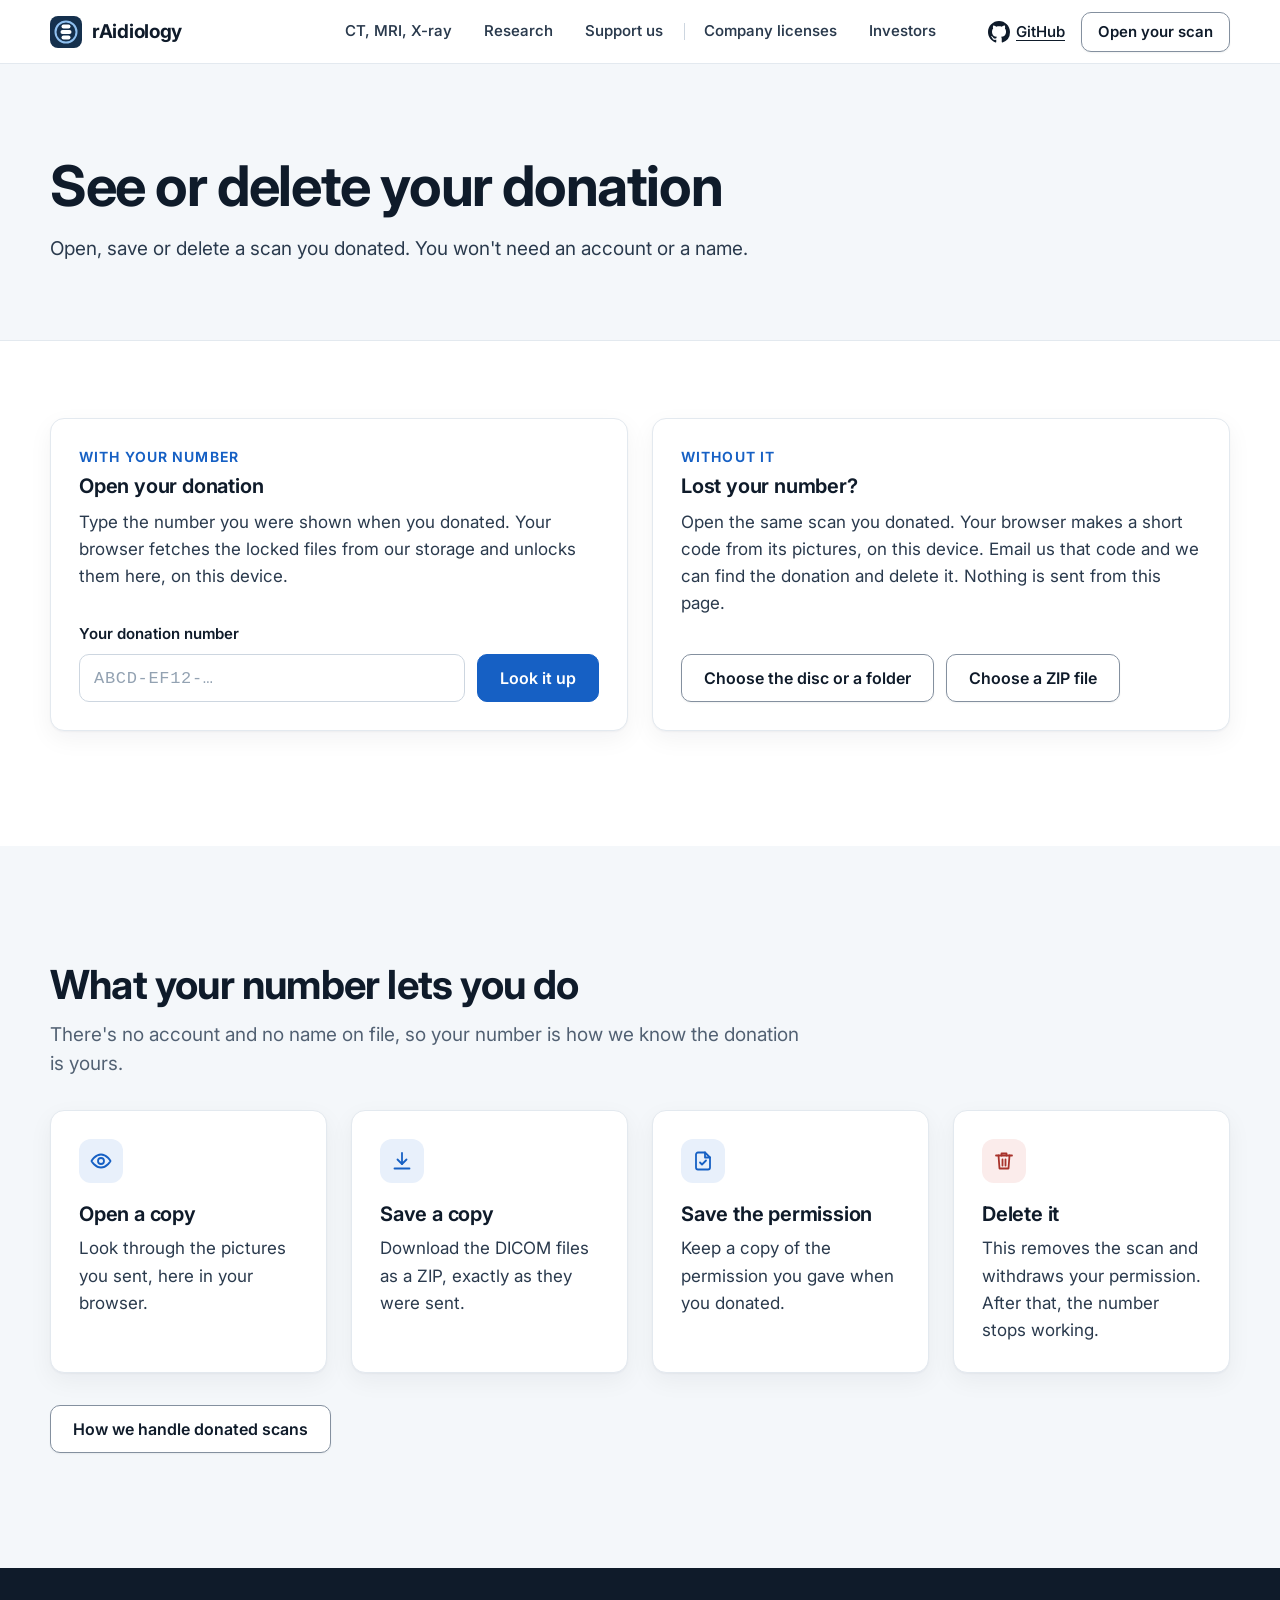
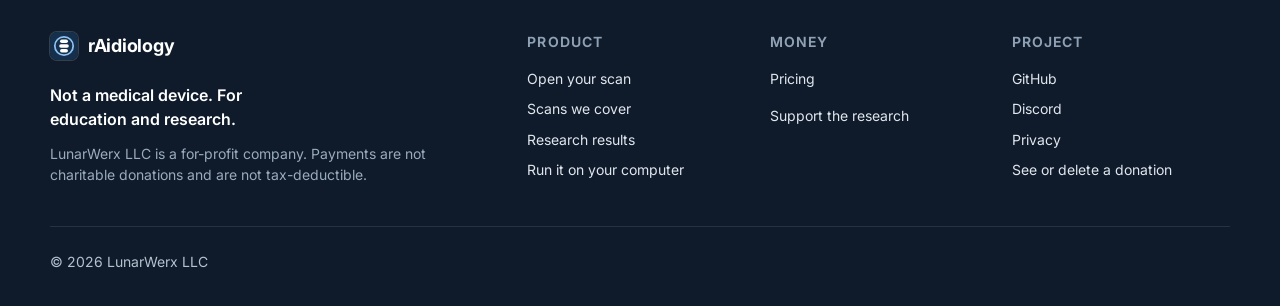
<file: site/donation.html>
<!doctype html>
<html lang="en">
<head>
  <meta charset="utf-8">
  <meta name="viewport" content="width=device-width, initial-scale=1, viewport-fit=cover">
  <title>rAidiology · See or delete your donation</title>
  <meta name="description" content="See, save or delete a scan you donated to rAidiology, with your donation number.">
  <meta property="og:title" content="rAidiology · See or delete your donation">
  <meta property="og:description" content="See, save or delete a scan you donated to rAidiology, with your donation number.">
  <meta property="og:type" content="website">
  <meta property="og:image" content="https://raw.githubusercontent.com/LunarWerxs/rAidiology/main/site/img/og.png">
  <meta name="twitter:card" content="summary_large_image">
  <link rel="icon" type="image/svg+xml" href="img/favicon.svg">
  <link rel="apple-touch-icon" href="img/apple-touch-icon.png">
  <meta name="robots" content="noindex">
  <meta name="theme-color" content="#ffffff">
  <link rel="preload" href="fonts/Inter-Variable.woff2" as="font" type="font/woff2" crossorigin>
  <link rel="stylesheet" href="css/open.css">
  <link rel="stylesheet" href="css/brand.css">
  <link rel="stylesheet" href="css/pages.css">
  <script defer src="js/nav.js"></script>
  <script type="module" src="js/donation.js"></script>
  <link rel="manifest" href="manifest.webmanifest">
  <meta name="mobile-web-app-capable" content="yes">
  <meta name="apple-mobile-web-app-capable" content="yes">
  <script type="module" src="js/install.js"></script>
</head>
<body>
  <a class="skip" href="#main">Skip to the content</a>
  <header class="site-head">
    <div class="site-head-in">
      <a class="brand" href="index.html" aria-label="rAidiology home"><img src="img/logo.svg" width="32" height="32" alt=""><span class="brand-name">rAidiology</span></a>
      <nav id="site-nav" class="site-nav" aria-label="Main">
        <a class="nav-home" href="index.html">Home</a>
        <a class="nav-home" href="open.html?sample=1">Sample scan</a>
        <a href="index.html#scans"><span class="nav-long">CT, MRI, X-ray</span><span class="nav-short">Scans</span></a>
        <a href="models.html">Research</a>
        <a href="support.html">Support us</a>
        <span class="nav-group">For companies</span>
        <a class="nav-biz" href="pricing.html"><span class="nav-long">Company licenses</span><span class="nav-short">Licenses</span></a>
        <a href="support.html#invest">Investors</a>
        <a class="nav-extra" href="https://github.com/LunarWerxs/rAidiology">GitHub</a>
        <a class="nav-extra" href="https://lunarwerx.com/discord/raidiology">Discord</a>
      </nav>
      <div class="head-actions">
        <a class="gh-link" href="https://github.com/LunarWerxs/rAidiology" aria-label="rAidiology on GitHub"><svg viewBox="0 0 16 16" aria-hidden="true" focusable="false"><path fill="currentColor" d="M8 0C3.58 0 0 3.58 0 8c0 3.54 2.29 6.53 5.47 7.59.4.07.55-.17.55-.38 0-.19-.01-.82-.01-1.49-2.01.37-2.53-.49-2.69-.94-.09-.23-.48-.94-.82-1.13-.28-.15-.68-.52-.01-.53.63-.01 1.08.58 1.23.82.72 1.21 1.87.87 2.33.66.07-.52.28-.87.51-1.07-1.78-.2-3.64-.89-3.64-3.95 0-.87.31-1.59.82-2.15-.08-.2-.36-1.02.08-2.12 0 0 .67-.21 2.2.82.64-.18 1.32-.27 2-.27.68 0 1.36.09 2 .27 1.53-1.04 2.2-.82 2.2-.82.44 1.1.16 1.92.08 2.12.51.56.82 1.27.82 2.15 0 3.07-1.87 3.75-3.65 3.95.29.25.54.73.54 1.48 0 1.07-.01 1.93-.01 2.2 0 .21.15.46.55.38A8.013 8.013 0 0016 8c0-4.42-3.58-8-8-8z"/></svg><span class="gh-text">GitHub</span></a>
        <a class="btn small" href="open.html">Open your scan</a>
        <button class="menu-btn" type="button" aria-expanded="false" aria-controls="site-nav" aria-label="Menu"><svg class="i-menu" viewBox="0 0 24 24" aria-hidden="true" focusable="false"><path d="M4 7h16M4 12h16M4 17h16" fill="none" stroke="currentColor" stroke-width="2" stroke-linecap="round"/></svg><svg class="i-close" viewBox="0 0 24 24" aria-hidden="true" focusable="false"><path d="M6 6l12 12M18 6L6 18" fill="none" stroke="currentColor" stroke-width="2" stroke-linecap="round"/></svg></button>
      </div>
    </div>
  </header>

  <main id="main">
    <section class="page-head">
      <div class="wrap">
        <h1>See or delete your donation</h1>
        <p class="lede">Open, save or delete a scan you donated. You won't need an account or a name.</p>
      </div>
    </section>

    <section class="sec">
      <div class="wrap">
        <div class="card-grid two-up don-grid">
          <section id="with-number" class="card don-card" aria-labelledby="with-h">
            <p class="tag">With your number</p>
            <h2 id="with-h">Open your donation</h2>
            <p>Type the number you were shown when you donated. Your browser fetches the locked files from our storage and unlocks them here, on this device.</p>
            <form id="number-form">
              <p><label class="num-label" for="number">Your donation number</label></p>
              <div class="num-row">
                <input class="number-input" id="number" autocomplete="off" spellcheck="false" placeholder="ABCD-EF12-&hellip;">
                <button class="btn" type="submit" id="number-go">Look it up</button>
              </div>
            </form>
            <p id="number-msg" class="fine" role="status"></p>
            <div id="found" hidden></div>
          </section>

          <section id="no-number" class="card don-card" aria-labelledby="without-h">
            <p class="tag">Without it</p>
            <h2 id="without-h">Lost your number?</h2>
            <p>Open the same scan you donated. Your browser makes a short code from its pictures, on this device. Email us that code and we can find the donation and delete it. Nothing is sent from this page.</p>
            <div class="pickers">
              <button class="btn secondary" type="button" id="pick-folder">Choose the disc or a folder</button>
              <button class="btn secondary" type="button" id="pick-zip">Choose a ZIP file</button>
            </div>
            <div class="progress" id="code-progress" hidden role="status"><p id="code-progress-text"></p><div class="track"><div class="fill" id="code-progress-fill"></div></div></div>
            <ul class="series-list" id="codes"></ul>
          </section>
        </div>
      </div>
    </section>

    <section class="sec soft" aria-labelledby="can-h">
      <div class="wrap">
        <div class="sec-head">
          <h2 id="can-h">What your number lets you do</h2>
          <p>There's no account and no name on file, so your number is how we know the donation is yours.</p>
        </div>
        <ul class="card-grid four-up">
          <li class="card feature">
            <span class="icon" aria-hidden="true"><svg viewBox="0 0 24 24"><path d="M2.5 12s3.5-6.5 9.5-6.5S21.5 12 21.5 12s-3.5 6.5-9.5 6.5S2.5 12 2.5 12z"/><circle cx="12" cy="12" r="3"/></svg></span>
            <h3>Open a copy</h3>
            <p>Look through the pictures you sent, here in your browser.</p>
          </li>
          <li class="card feature">
            <span class="icon" aria-hidden="true"><svg viewBox="0 0 24 24"><path d="M12 4v11"/><path d="M7.5 10.5L12 15l4.5-4.5"/><path d="M4.5 19.5h15"/></svg></span>
            <h3>Save a copy</h3>
            <p>Download the DICOM files as a ZIP, exactly as they were sent.</p>
          </li>
          <li class="card feature">
            <span class="icon" aria-hidden="true"><svg viewBox="0 0 24 24"><path d="M14 3.5H7a2 2 0 0 0-2 2v13a2 2 0 0 0 2 2h10a2 2 0 0 0 2-2V8.5z"/><path d="M14 3.5v5h5"/><path d="M9 13.5l2 2 4-4"/></svg></span>
            <h3>Save the permission</h3>
            <p>Keep a copy of the permission you gave when you donated.</p>
          </li>
          <li class="card feature danger-card">
            <span class="icon" aria-hidden="true"><svg viewBox="0 0 24 24"><path d="M4 6.5h16"/><path d="M9.5 6.5V4.5h5v2"/><path d="M6.5 6.5l1 13h9l1-13"/><path d="M10.5 10.5v6M13.5 10.5v6"/></svg></span>
            <h3>Delete it</h3>
            <p>This removes the scan and withdraws your permission. After that, the number stops working.</p>
          </li>
        </ul>
        <p class="sec-more"><a class="btn secondary" href="health-data-privacy.html">How we handle donated scans</a></p>
      </div>
    </section>
  </main>

  <footer class="site-foot">
    <div class="site-foot-in">
      <div>
        <a class="brand" href="index.html"><img src="img/logo.svg" width="28" height="28" alt=""><span class="brand-name">rAidiology</span></a>
        <p class="disclaim">Not a medical device. For education and research.</p>
        <p class="foot-legal">LunarWerx LLC is a for-profit company. Payments are not charitable donations and are not tax-deductible.</p>
      </div>
      <nav class="foot-cols" aria-label="Footer">
        <div><h2>Product</h2><ul><li><a href="open.html">Open your scan</a></li><li><a href="index.html#scans">Scans we cover</a></li><li><a href="models.html">Research results</a></li><li><a href="run.html">Run it on your computer</a></li></ul></div>
        <div><h2>Money</h2><ul><li><a href="pricing.html">Pricing</a></li><li><a href="support.html">Support the research</a></li></ul></div>
        <div><h2>Project</h2><ul><li><a href="https://github.com/LunarWerxs/rAidiology">GitHub</a></li><li><a href="https://lunarwerx.com/discord/raidiology">Discord</a></li><li><a href="health-data-privacy.html">Privacy</a></li><li><a href="donation.html">See or delete a donation</a></li></ul></div>
      </nav>
      <div class="foot-base">
        <p>&copy; 2026 LunarWerx LLC</p>
      </div>
    </div>
  </footer>

  <noscript><div class="pane"><p>This page needs JavaScript, because your browser unlocks the files itself. Turn on JavaScript and reload the page.</p></div></noscript>
</body>
</html>
</file>
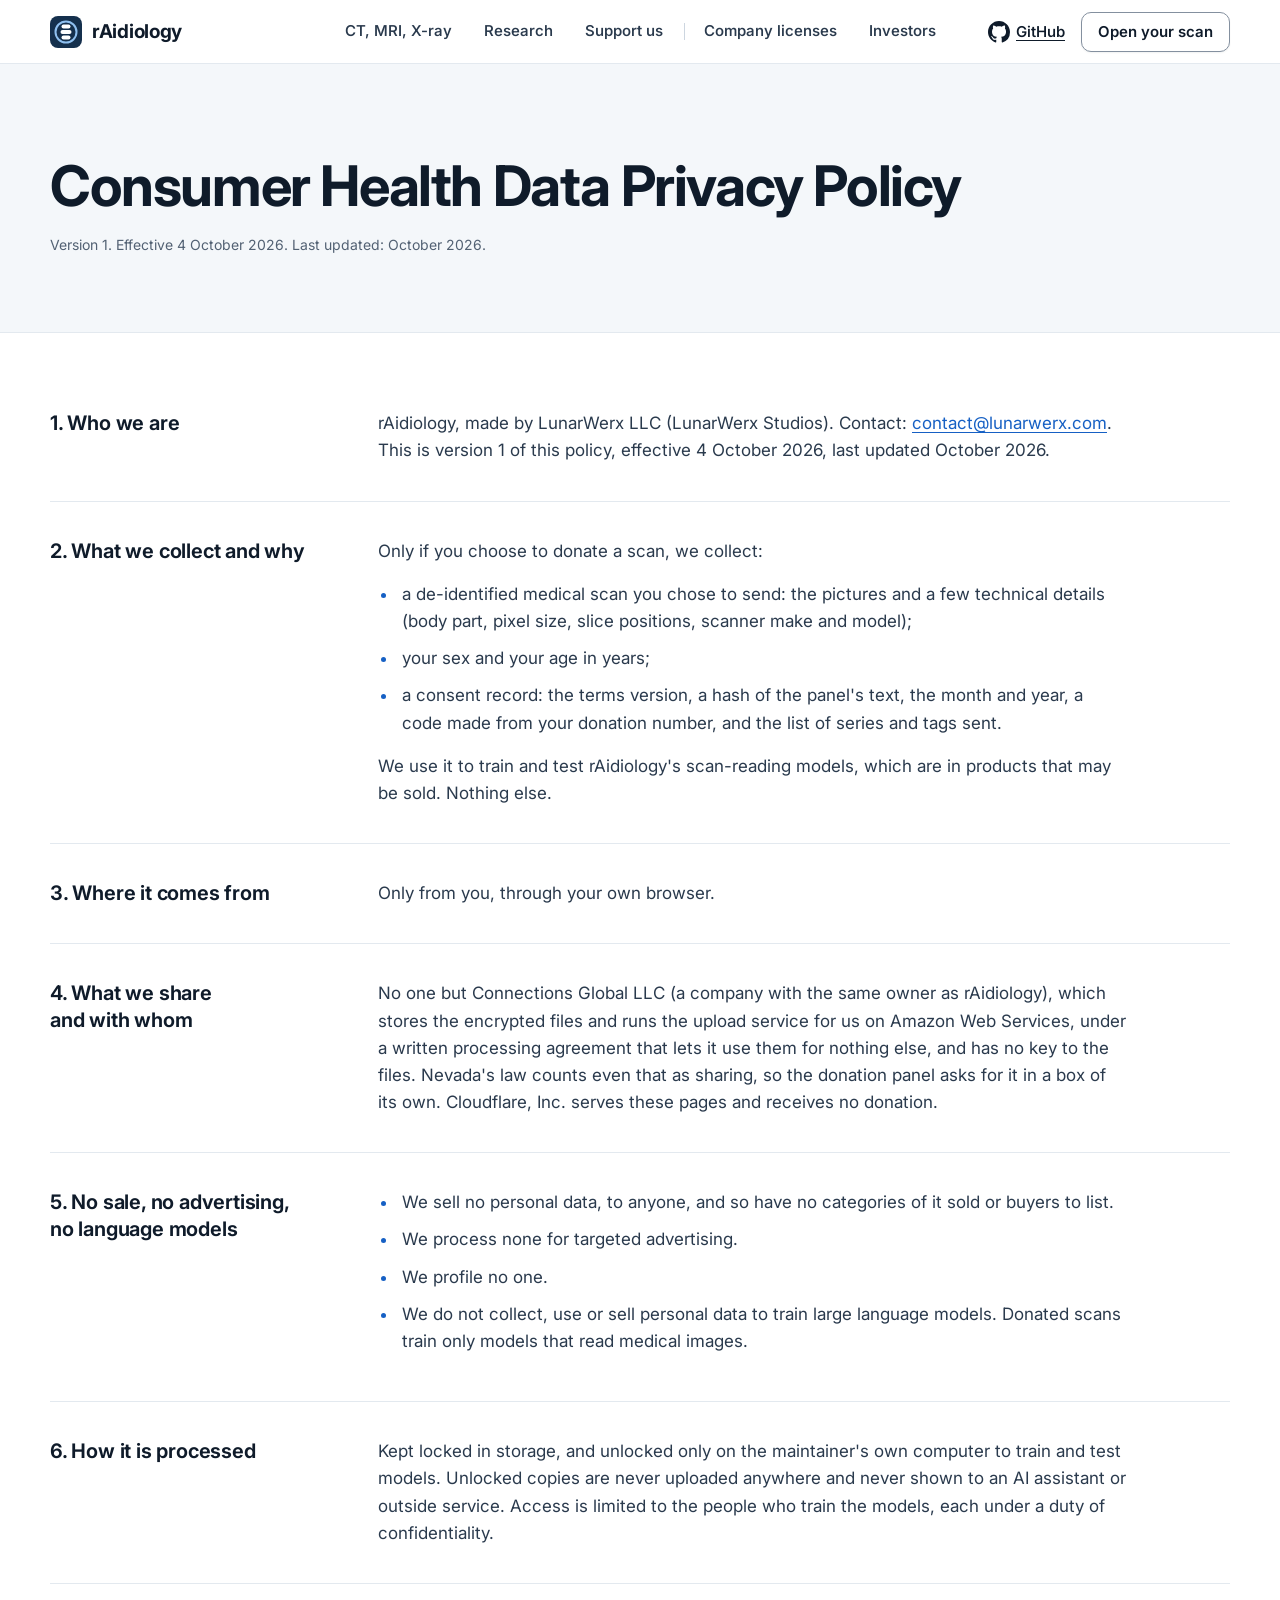
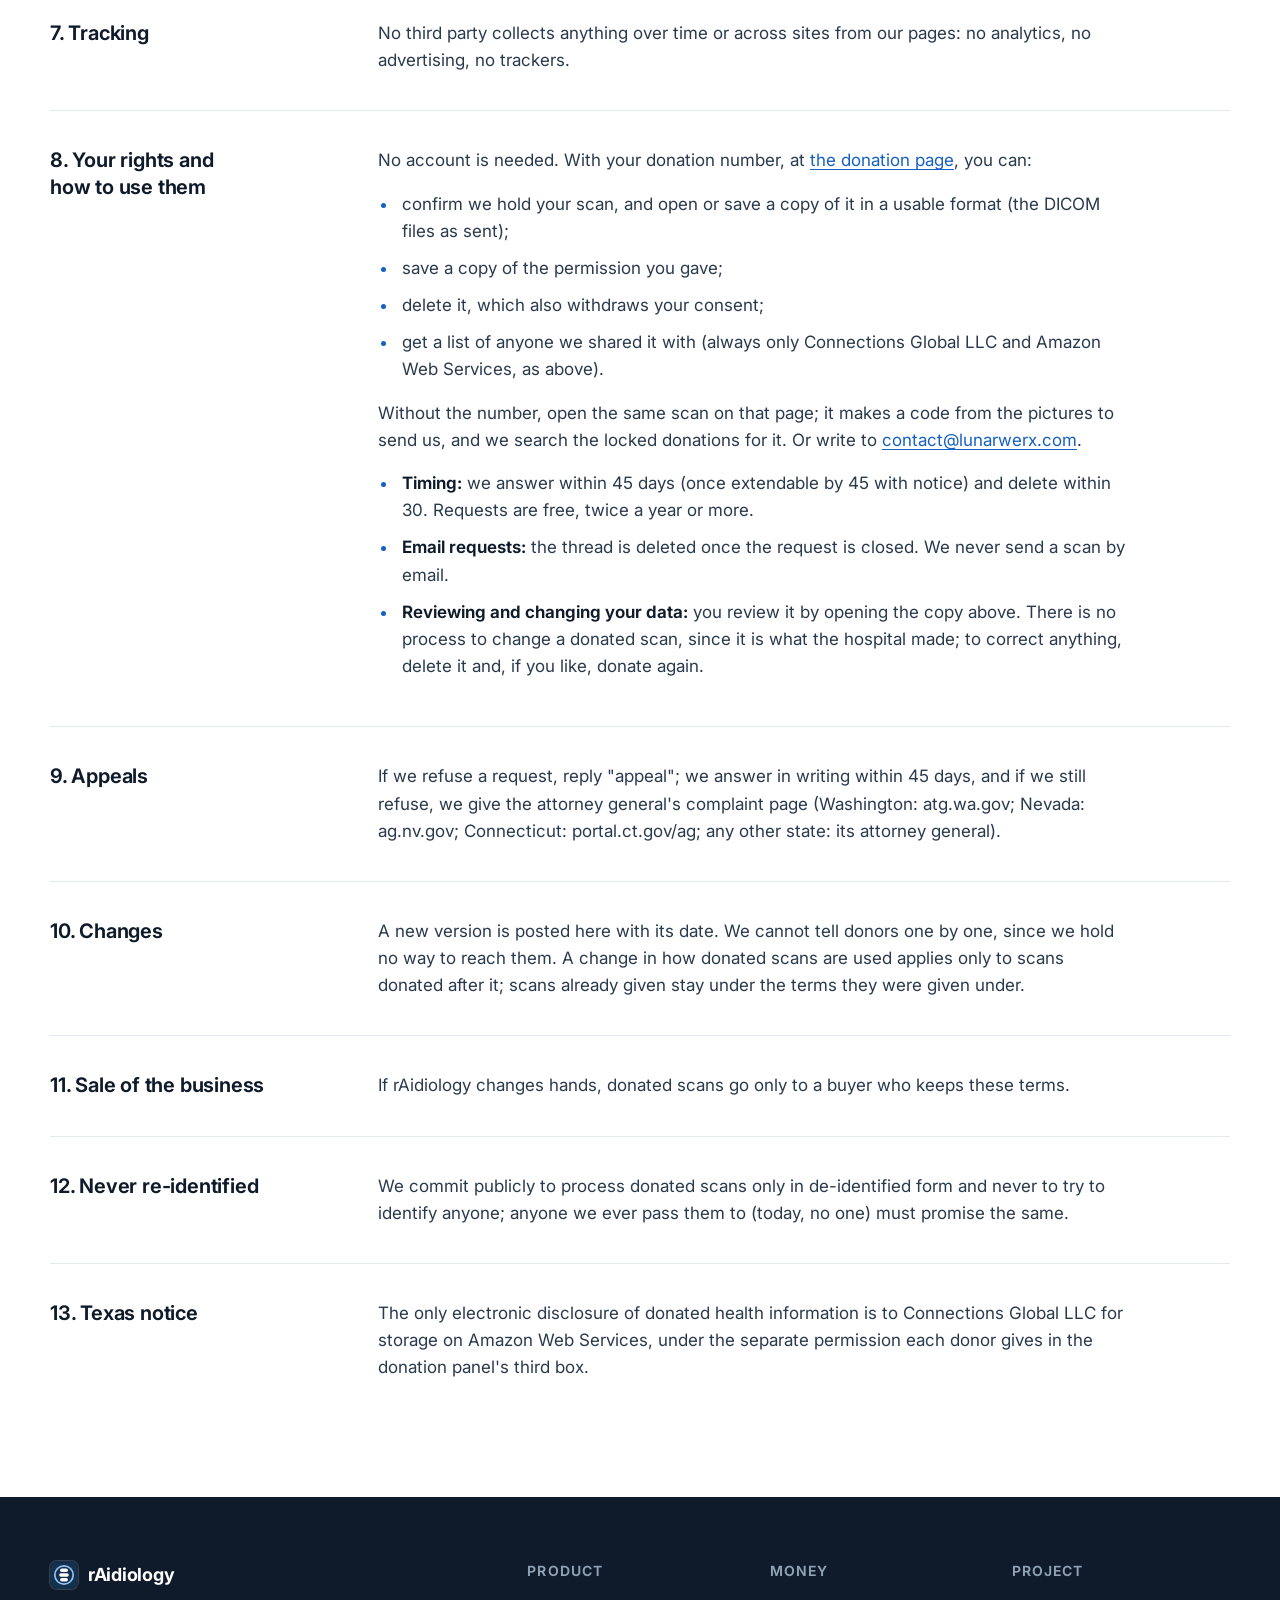
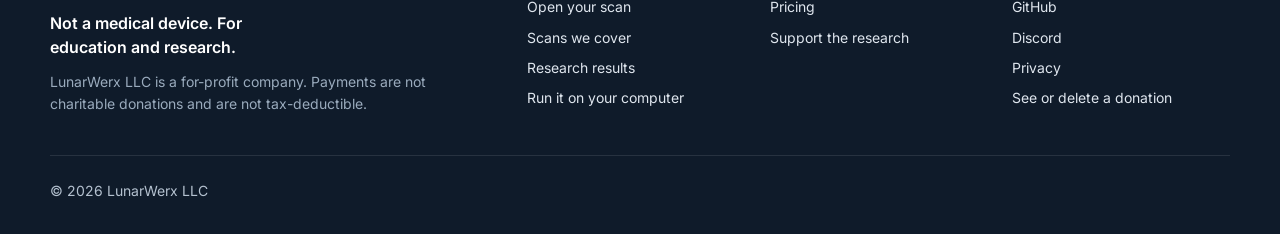
<file: site/health-data-privacy.html>
<!doctype html>
<html lang="en">
<head>
  <meta charset="utf-8">
  <meta name="viewport" content="width=device-width, initial-scale=1, viewport-fit=cover">
  <title>rAidiology · Consumer Health Data Privacy Policy</title>
  <meta name="description" content="How rAidiology handles a scan you choose to donate: what we collect, who sees it, and how to see, save or delete it.">
  <meta property="og:title" content="rAidiology · Consumer Health Data Privacy Policy">
  <meta property="og:description" content="How rAidiology handles a scan you choose to donate: what we collect, who sees it, and how to see, save or delete it.">
  <meta property="og:type" content="website">
  <meta property="og:image" content="https://raw.githubusercontent.com/LunarWerxs/rAidiology/main/site/img/og.png">
  <meta name="twitter:card" content="summary_large_image">
  <link rel="icon" type="image/svg+xml" href="img/favicon.svg">
  <link rel="apple-touch-icon" href="img/apple-touch-icon.png">
  <meta name="theme-color" content="#ffffff">
  <link rel="preload" href="fonts/Inter-Variable.woff2" as="font" type="font/woff2" crossorigin>
  <link rel="stylesheet" href="css/brand.css">
  <link rel="stylesheet" href="css/pages.css">
  <script defer src="js/nav.js"></script>
  <link rel="manifest" href="manifest.webmanifest">
  <meta name="mobile-web-app-capable" content="yes">
  <meta name="apple-mobile-web-app-capable" content="yes">
  <script type="module" src="js/install.js"></script>
</head>
<body>
  <a class="skip" href="#main">Skip to the content</a>
  <header class="site-head">
    <div class="site-head-in">
      <a class="brand" href="index.html" aria-label="rAidiology home"><img src="img/logo.svg" width="32" height="32" alt=""><span class="brand-name">rAidiology</span></a>
      <nav id="site-nav" class="site-nav" aria-label="Main">
        <a class="nav-home" href="index.html">Home</a>
        <a class="nav-home" href="open.html?sample=1">Sample scan</a>
        <a href="index.html#scans"><span class="nav-long">CT, MRI, X-ray</span><span class="nav-short">Scans</span></a>
        <a href="models.html">Research</a>
        <a href="support.html">Support us</a>
        <span class="nav-group">For companies</span>
        <a class="nav-biz" href="pricing.html"><span class="nav-long">Company licenses</span><span class="nav-short">Licenses</span></a>
        <a href="support.html#invest">Investors</a>
        <a class="nav-extra" href="https://github.com/LunarWerxs/rAidiology">GitHub</a>
        <a class="nav-extra" href="https://lunarwerx.com/discord/raidiology">Discord</a>
      </nav>
      <div class="head-actions">
        <a class="gh-link" href="https://github.com/LunarWerxs/rAidiology" aria-label="rAidiology on GitHub"><svg viewBox="0 0 16 16" aria-hidden="true" focusable="false"><path fill="currentColor" d="M8 0C3.58 0 0 3.58 0 8c0 3.54 2.29 6.53 5.47 7.59.4.07.55-.17.55-.38 0-.19-.01-.82-.01-1.49-2.01.37-2.53-.49-2.69-.94-.09-.23-.48-.94-.82-1.13-.28-.15-.68-.52-.01-.53.63-.01 1.08.58 1.23.82.72 1.21 1.87.87 2.33.66.07-.52.28-.87.51-1.07-1.78-.2-3.64-.89-3.64-3.95 0-.87.31-1.59.82-2.15-.08-.2-.36-1.02.08-2.12 0 0 .67-.21 2.2.82.64-.18 1.32-.27 2-.27.68 0 1.36.09 2 .27 1.53-1.04 2.2-.82 2.2-.82.44 1.1.16 1.92.08 2.12.51.56.82 1.27.82 2.15 0 3.07-1.87 3.75-3.65 3.95.29.25.54.73.54 1.48 0 1.07-.01 1.93-.01 2.2 0 .21.15.46.55.38A8.013 8.013 0 0016 8c0-4.42-3.58-8-8-8z"/></svg><span class="gh-text">GitHub</span></a>
        <a class="btn small" href="open.html">Open your scan</a>
        <button class="menu-btn" type="button" aria-expanded="false" aria-controls="site-nav" aria-label="Menu"><svg class="i-menu" viewBox="0 0 24 24" aria-hidden="true" focusable="false"><path d="M4 7h16M4 12h16M4 17h16" fill="none" stroke="currentColor" stroke-width="2" stroke-linecap="round"/></svg><svg class="i-close" viewBox="0 0 24 24" aria-hidden="true" focusable="false"><path d="M6 6l12 12M18 6L6 18" fill="none" stroke="currentColor" stroke-width="2" stroke-linecap="round"/></svg></button>
      </div>
    </div>
  </header>

  <main id="main">
    <article>
      <header class="page-head">
        <div class="wrap">
          <h1>Consumer Health Data Privacy Policy</h1>
          <p class="fine policy-meta">Version 1. Effective 4 October 2026. Last updated: October 2026.</p>
        </div>
      </header>
      <div class="sec">
        <div class="wrap">
          <section class="policy-sec" id="who">
            <h2>1. Who we are</h2>
            <div class="policy-body">
              <p>rAidiology, made by LunarWerx LLC (LunarWerx Studios). Contact: <!--email_off--><a href="mailto:contact@lunarwerx.com">contact@lunarwerx.com</a><!--/email_off-->.
                This is version 1 of this policy, effective 4 October 2026, last updated October 2026.</p>
            </div>
          </section>
          <section class="policy-sec" id="collect">
            <h2>2. What we collect and why</h2>
            <div class="policy-body">
              <p>Only if you choose to donate a scan, we collect:</p>
              <ul>
                <li>a de-identified medical scan you chose to send: the pictures and a few technical details
                  (body part, pixel size, slice positions, scanner make and model);</li>
                <li>your sex and your age in years;</li>
                <li>a consent record: the terms version, a hash of the panel's text, the month and year, a code
                  made from your donation number, and the list of series and tags sent.</li>
              </ul>
              <p>We use it to train and test rAidiology's scan-reading models, which are in products that may be
                sold. Nothing else.</p>
            </div>
          </section>
          <section class="policy-sec" id="source">
            <h2>3. Where it comes from</h2>
            <div class="policy-body">
              <p>Only from you, through your own browser.</p>
            </div>
          </section>
          <section class="policy-sec" id="share">
            <h2>4. What we share and with whom</h2>
            <div class="policy-body">
              <p>No one but Connections Global LLC (a company with the same owner as rAidiology), which stores the encrypted files and runs the upload service
                for us on Amazon Web Services, under a written processing agreement that lets it use them for
                nothing else, and has no key to the files. Nevada's law counts even that as sharing, so the
                donation panel asks for it in a box of its own. Cloudflare, Inc. serves these pages and receives
                no donation.</p>
            </div>
          </section>
          <section class="policy-sec" id="no-sale">
            <h2>5. No sale, no advertising, no language models</h2>
            <div class="policy-body">
              <ul>
                <li>We sell no personal data, to anyone, and so have no categories of it sold or buyers to list.</li>
                <li>We process none for targeted advertising.</li>
                <li>We profile no one.</li>
                <li>We do not collect, use or sell personal data to train large language models. Donated scans
                  train only models that read medical images.</li>
              </ul>
            </div>
          </section>
          <section class="policy-sec" id="processing">
            <h2>6. How it is processed</h2>
            <div class="policy-body">
              <p>Kept locked in storage, and unlocked only on the maintainer's own computer to train and test models.
                Unlocked copies are never uploaded anywhere and never shown to an AI assistant or outside
                service. Access is limited to the people who train the models, each under a duty of
                confidentiality.</p>
            </div>
          </section>
          <section class="policy-sec" id="tracking">
            <h2>7. Tracking</h2>
            <div class="policy-body">
              <p>No third party collects anything over time or across sites from our pages: no analytics, no
                advertising, no trackers.</p>
            </div>
          </section>
          <section class="policy-sec" id="rights">
            <h2>8. Your rights and how to use them</h2>
            <div class="policy-body">
              <p>No account is needed. With your donation number, at <a href="donation.html">the donation page</a>, you can:</p>
              <ul>
                <li>confirm we hold your scan, and open or save a copy of it in a usable format (the DICOM files
                  as sent);</li>
                <li>save a copy of the permission you gave;</li>
                <li>delete it, which also withdraws your consent;</li>
                <li>get a list of anyone we shared it with (always only Connections Global LLC and Amazon Web
                  Services, as above).</li>
              </ul>
              <p>Without the number, open the same scan on that page; it makes a code from the pictures to send
                us, and we search the locked donations for it. Or write to
                <!--email_off--><a href="mailto:contact@lunarwerx.com">contact@lunarwerx.com</a><!--/email_off-->.</p>
              <ul>
                <li><strong>Timing:</strong> we answer within 45 days (once extendable by 45 with notice) and
                  delete within 30. Requests are free, twice a year or more.</li>
                <li><strong>Email requests:</strong> the thread is deleted once the request is closed. We never
                  send a scan by email.</li>
                <li><strong>Reviewing and changing your data:</strong> you review it by opening the copy above.
                  There is no process to change a donated scan, since it is what the hospital made; to correct
                  anything, delete it and, if you like, donate again.</li>
              </ul>
            </div>
          </section>
          <section class="policy-sec" id="appeals">
            <h2>9. Appeals</h2>
            <div class="policy-body">
              <p>If we refuse a request, reply "appeal"; we answer in writing within 45 days, and if we still
                refuse, we give the attorney general's complaint page (Washington: atg.wa.gov; Nevada: ag.nv.gov;
                Connecticut: portal.ct.gov/ag; any other state: its attorney general).</p>
            </div>
          </section>
          <section class="policy-sec" id="changes">
            <h2>10. Changes</h2>
            <div class="policy-body">
              <p>A new version is posted here with its date. We cannot tell donors one by one, since we hold no
                way to reach them. A change in how donated scans are used applies only to scans donated after it;
                scans already given stay under the terms they were given under.</p>
            </div>
          </section>
          <section class="policy-sec" id="sale-of-business">
            <h2>11. Sale of the business</h2>
            <div class="policy-body">
              <p>If rAidiology changes hands, donated scans go only to a buyer who keeps these terms.</p>
            </div>
          </section>
          <section class="policy-sec" id="re-identification">
            <h2>12. Never re-identified</h2>
            <div class="policy-body">
              <p>We commit publicly to process donated scans only in de-identified form and never to try to
                identify anyone; anyone we ever pass them to (today, no one) must promise the same.</p>
            </div>
          </section>
          <section class="policy-sec" id="texas">
            <h2>13. Texas notice</h2>
            <div class="policy-body">
              <p>The only electronic disclosure of donated health information is to Connections Global LLC for
                storage on Amazon Web Services, under
                the separate permission each donor gives in the donation panel's third box.</p>
            </div>
          </section>
        </div>
      </div>
    </article>
  </main>

  <footer class="site-foot">
    <div class="site-foot-in">
      <div>
        <a class="brand" href="index.html"><img src="img/logo.svg" width="28" height="28" alt=""><span class="brand-name">rAidiology</span></a>
        <p class="disclaim">Not a medical device. For education and research.</p>
        <p class="foot-legal">LunarWerx LLC is a for-profit company. Payments are not charitable donations and are not tax-deductible.</p>
      </div>
      <nav class="foot-cols" aria-label="Footer">
        <div><h2>Product</h2><ul><li><a href="open.html">Open your scan</a></li><li><a href="index.html#scans">Scans we cover</a></li><li><a href="models.html">Research results</a></li><li><a href="run.html">Run it on your computer</a></li></ul></div>
        <div><h2>Money</h2><ul><li><a href="pricing.html">Pricing</a></li><li><a href="support.html">Support the research</a></li></ul></div>
        <div><h2>Project</h2><ul><li><a href="https://github.com/LunarWerxs/rAidiology">GitHub</a></li><li><a href="https://lunarwerx.com/discord/raidiology">Discord</a></li><li><a href="health-data-privacy.html">Privacy</a></li><li><a href="donation.html">See or delete a donation</a></li></ul></div>
      </nav>
      <div class="foot-base">
        <p>&copy; 2026 LunarWerx LLC</p>
      </div>
    </div>
  </footer>
</body>
</html>
</file>
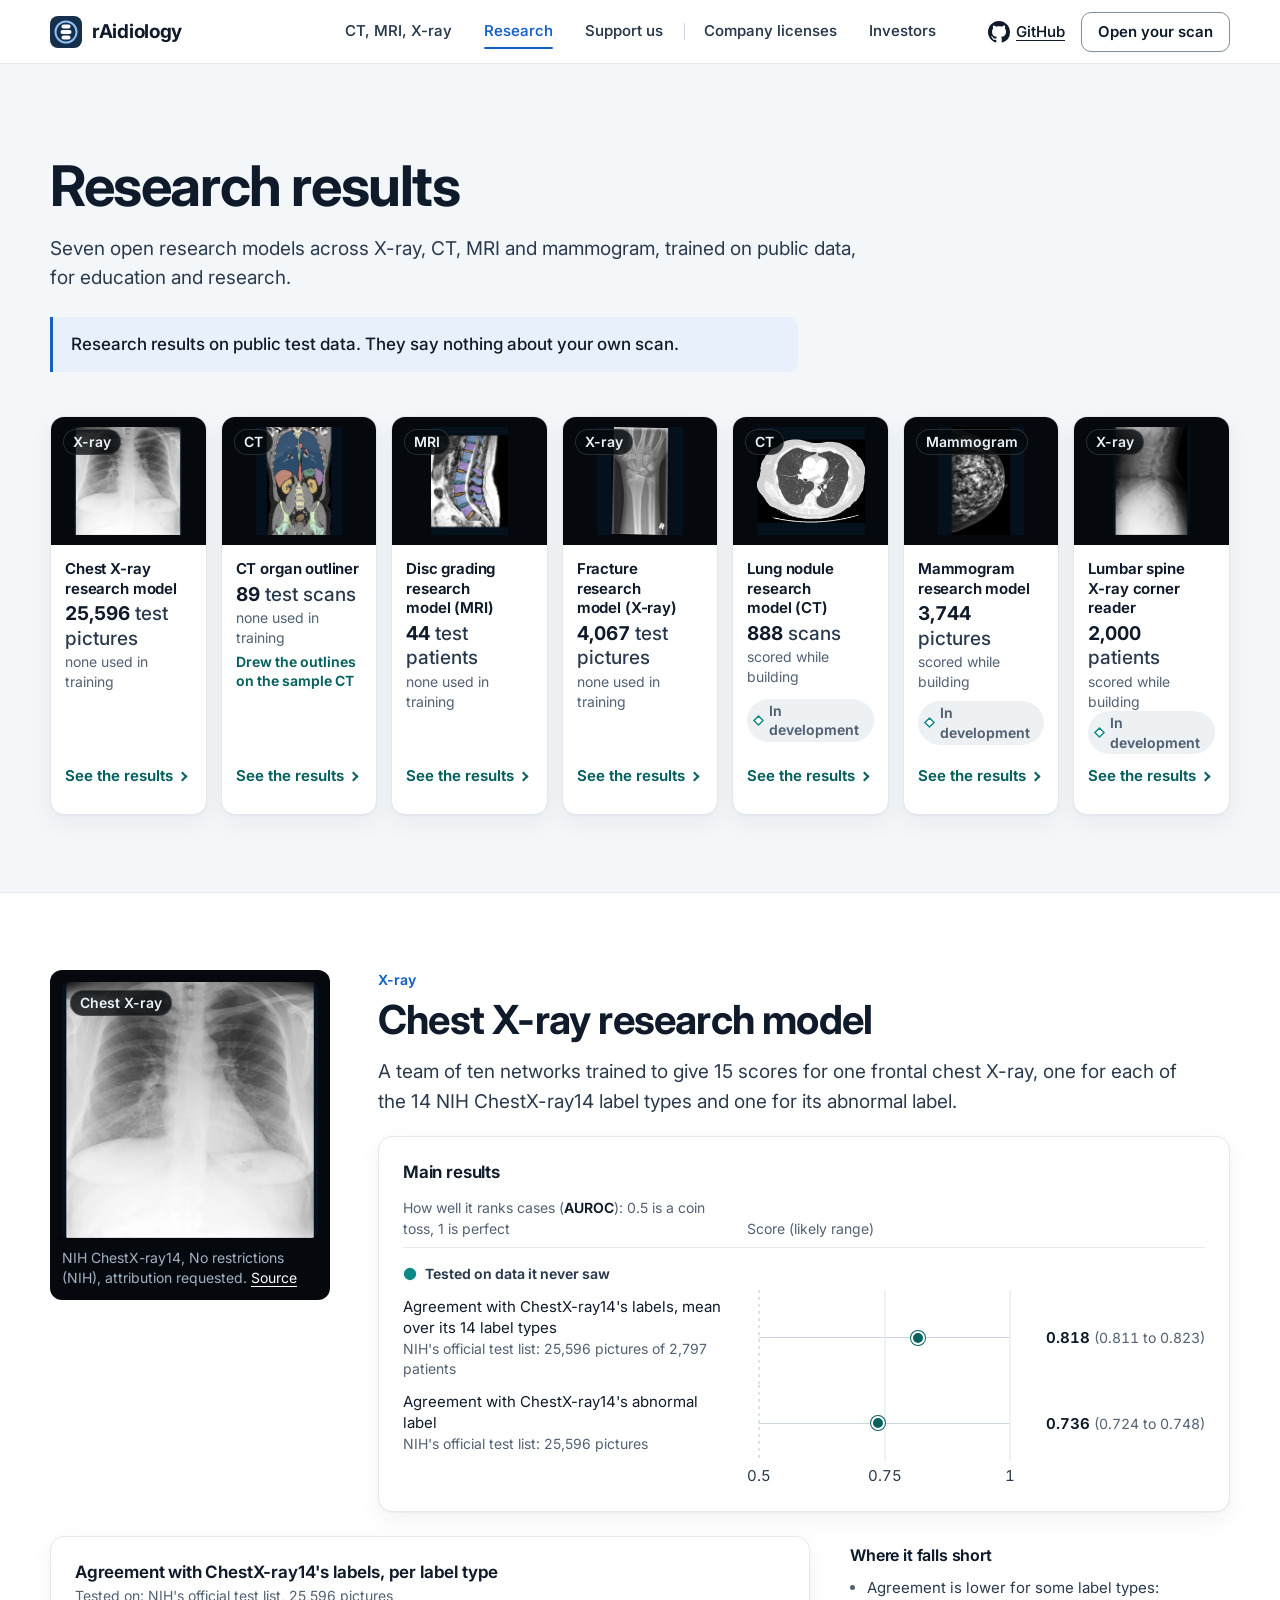
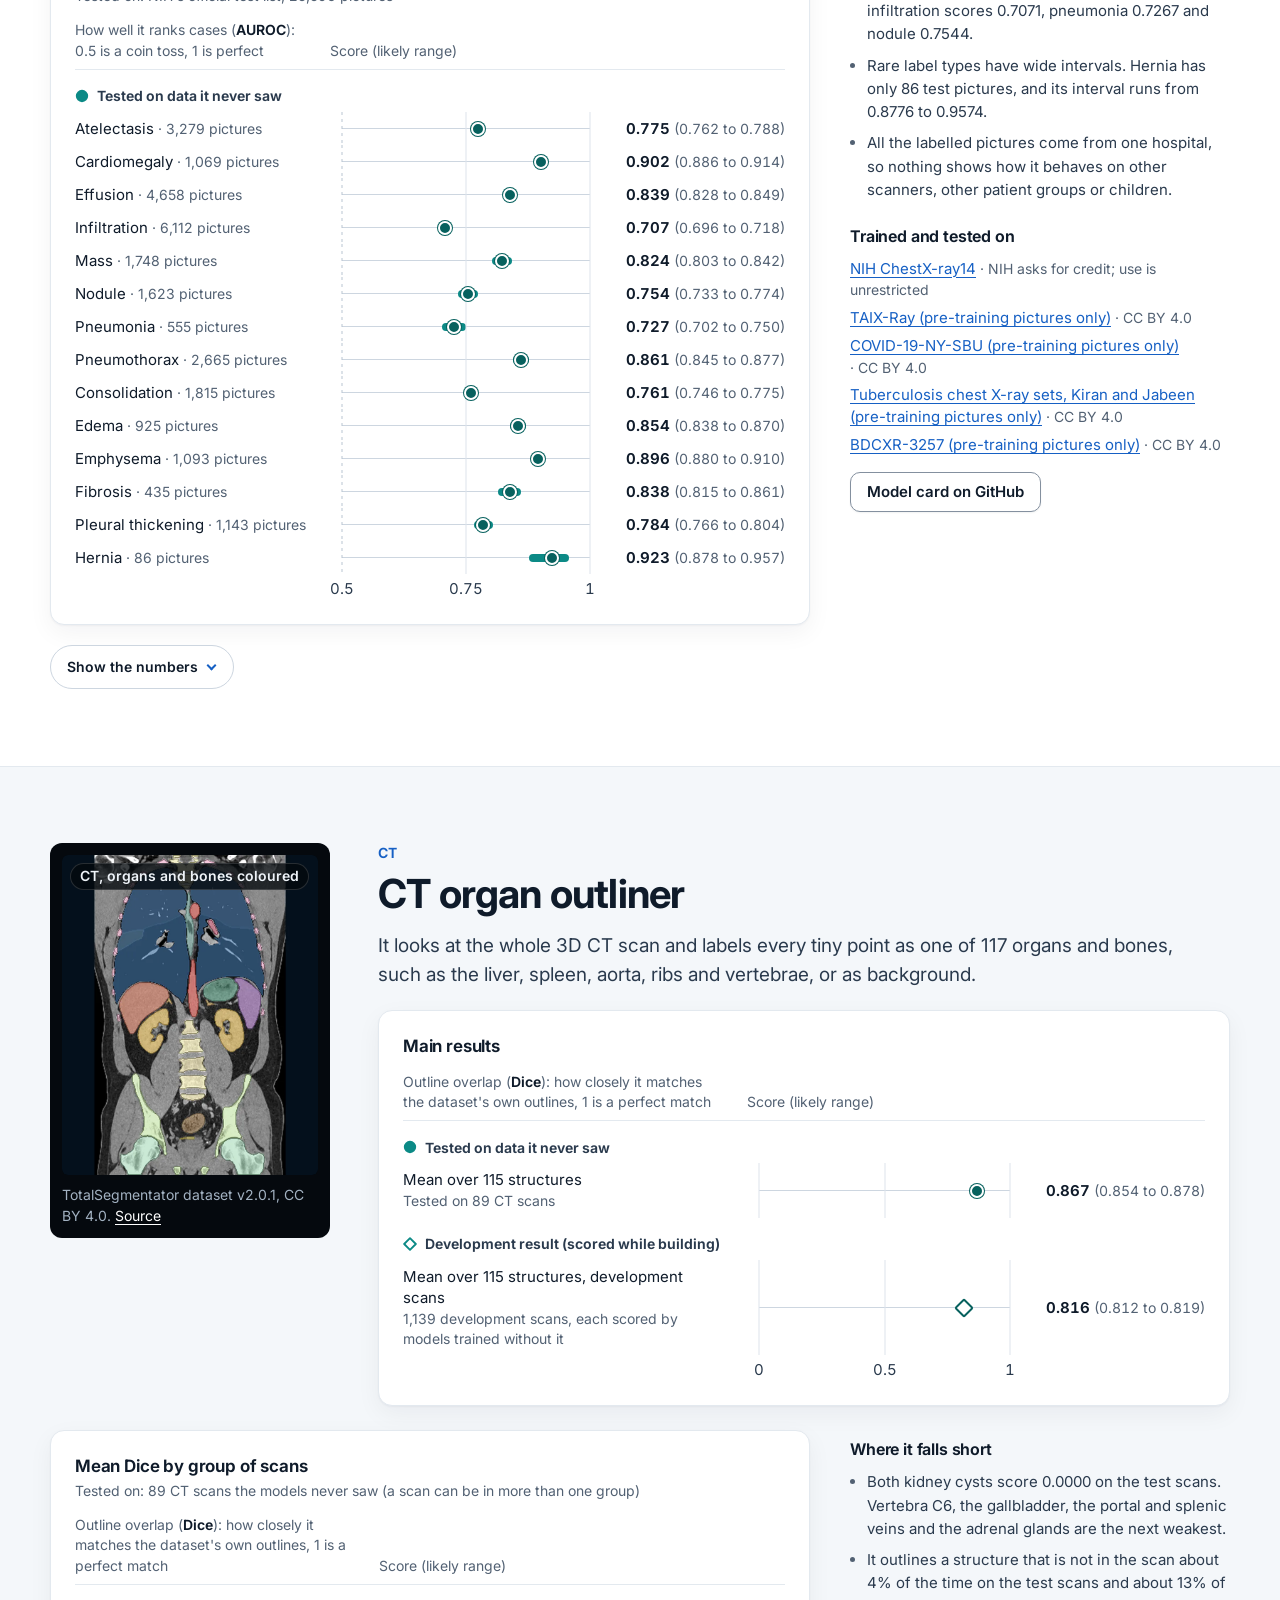
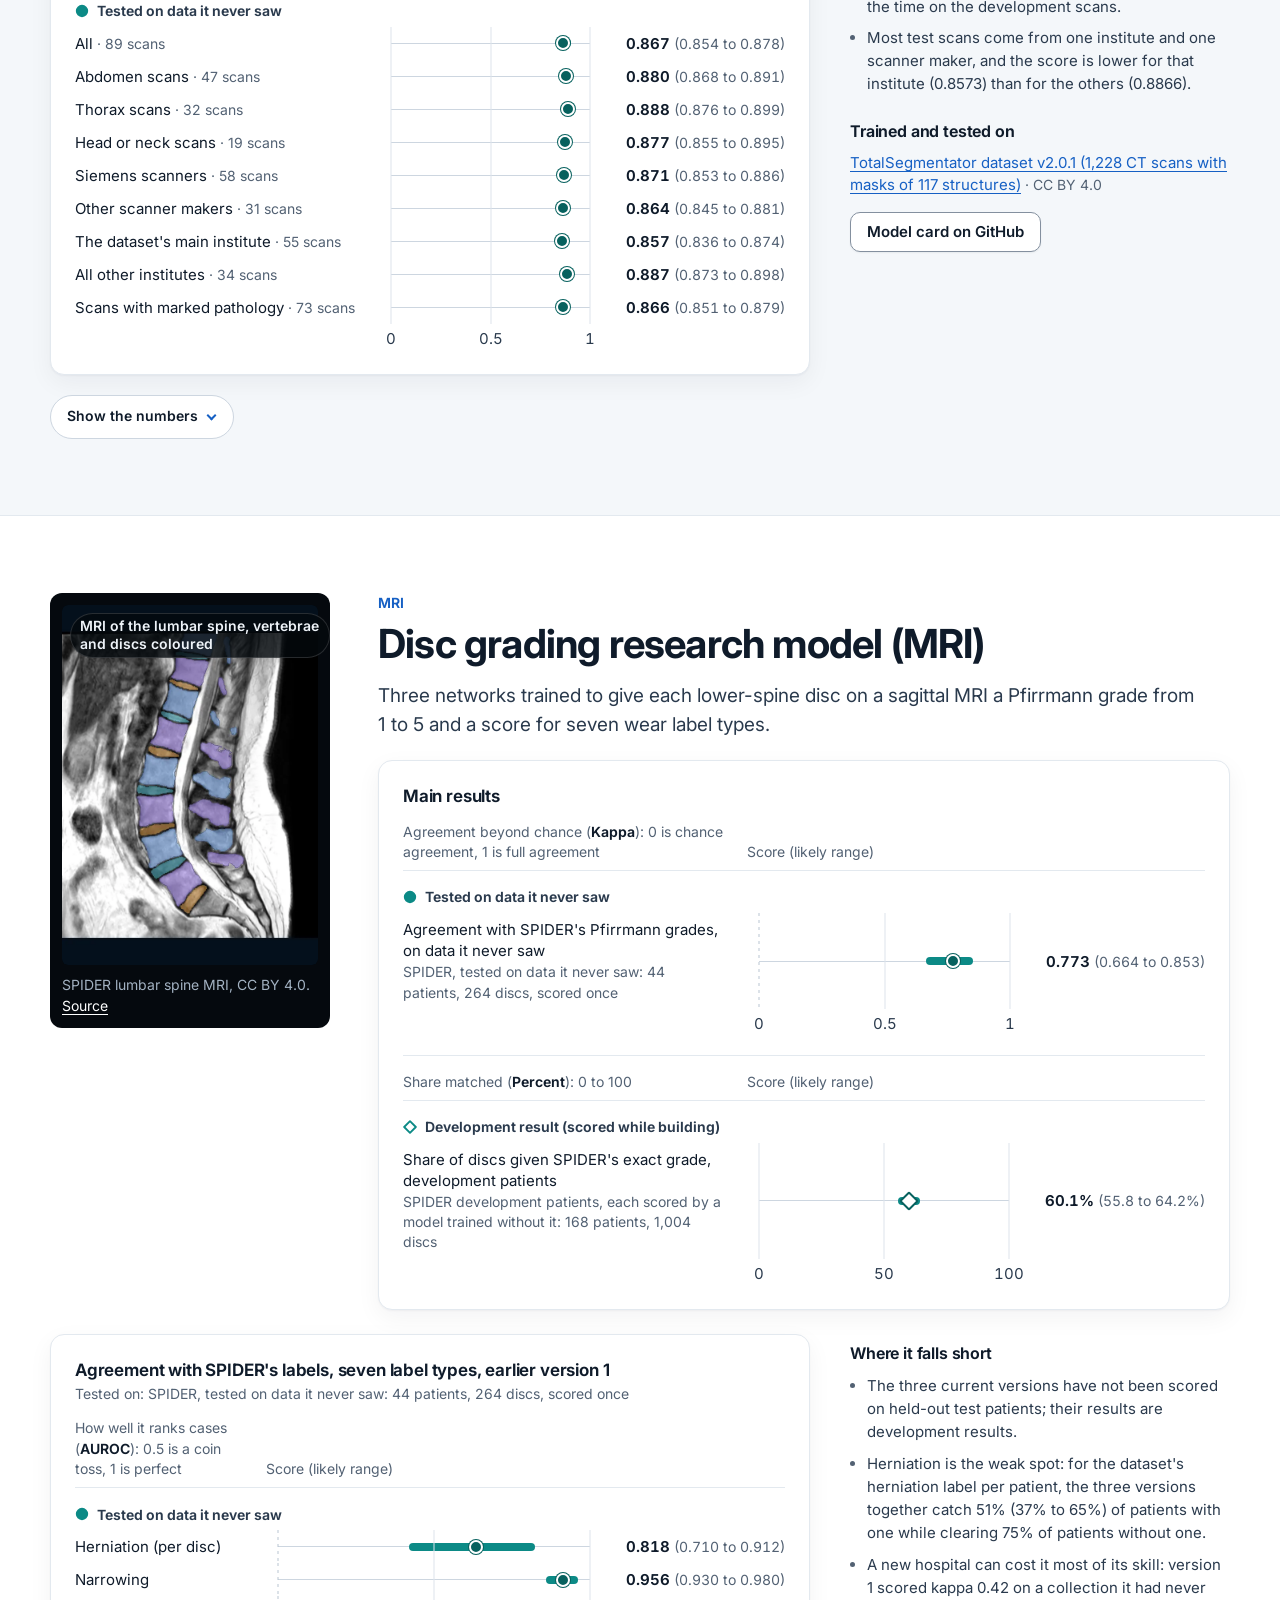
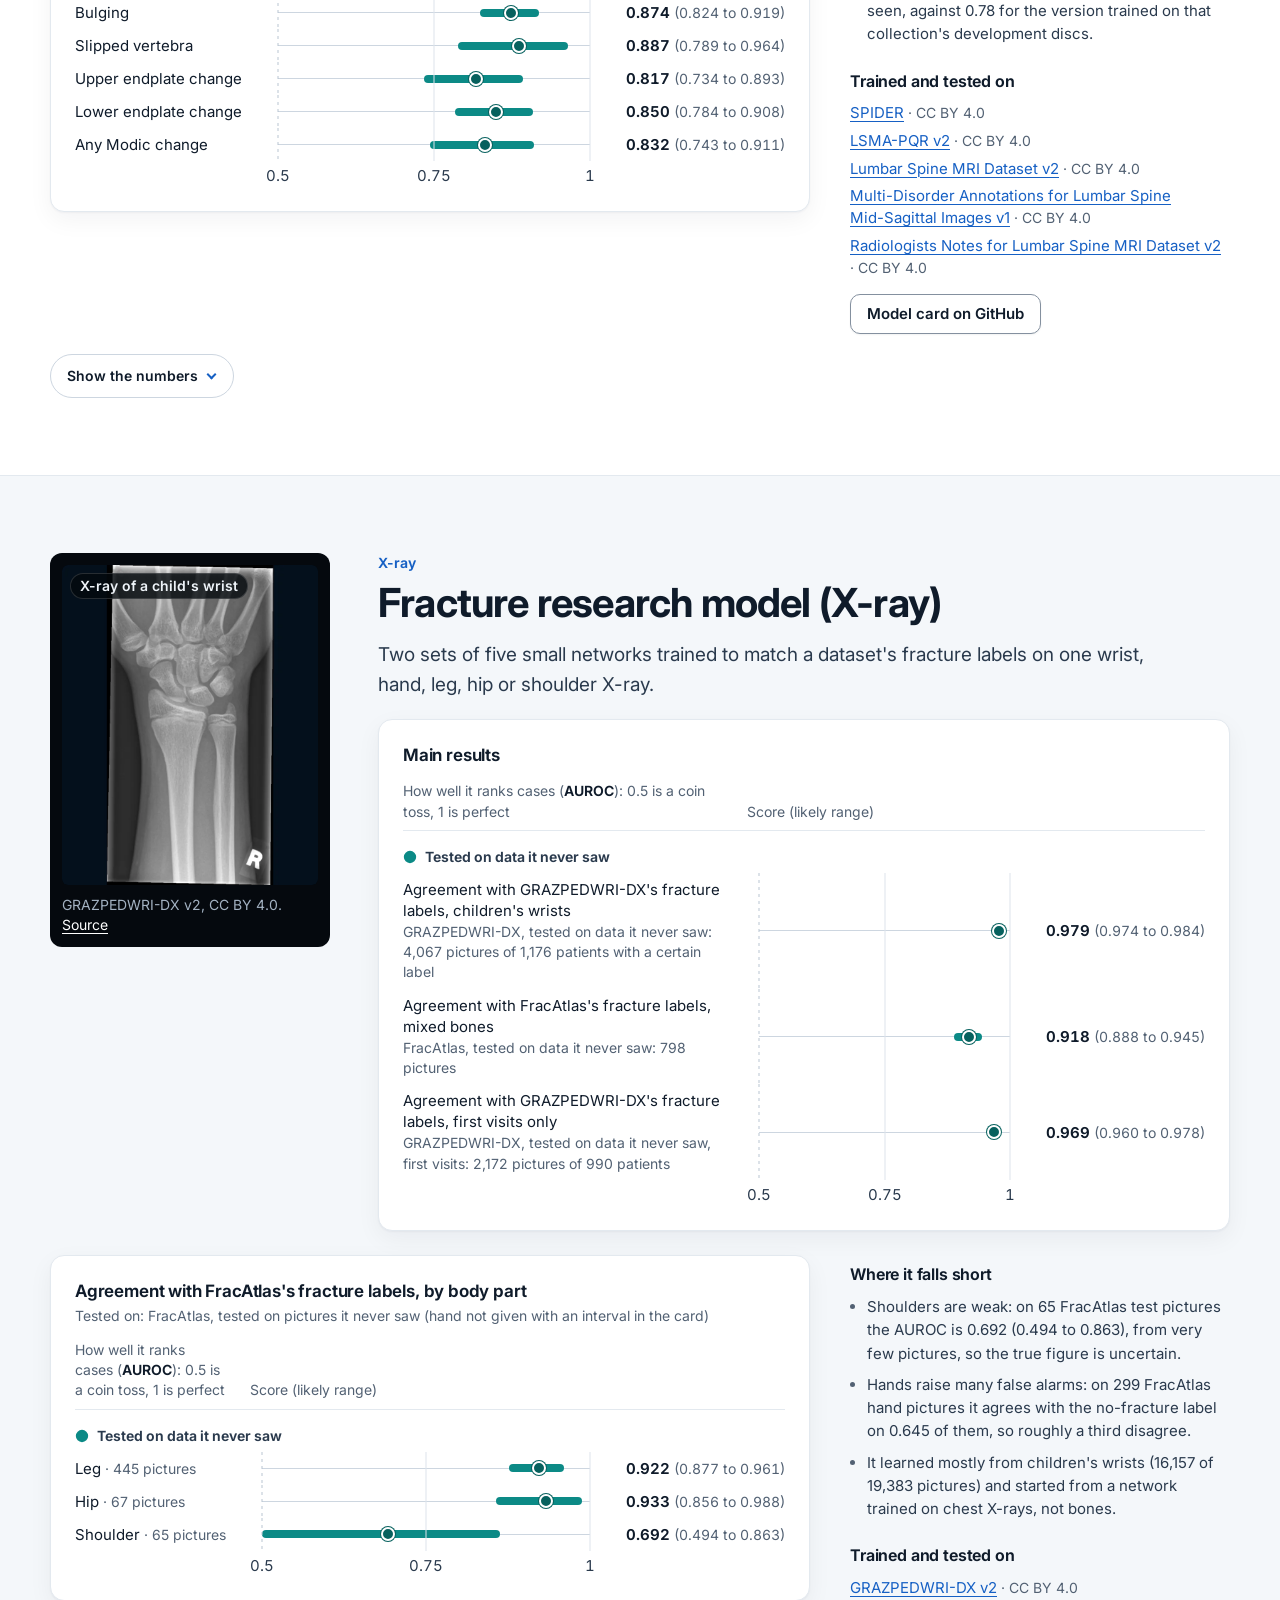
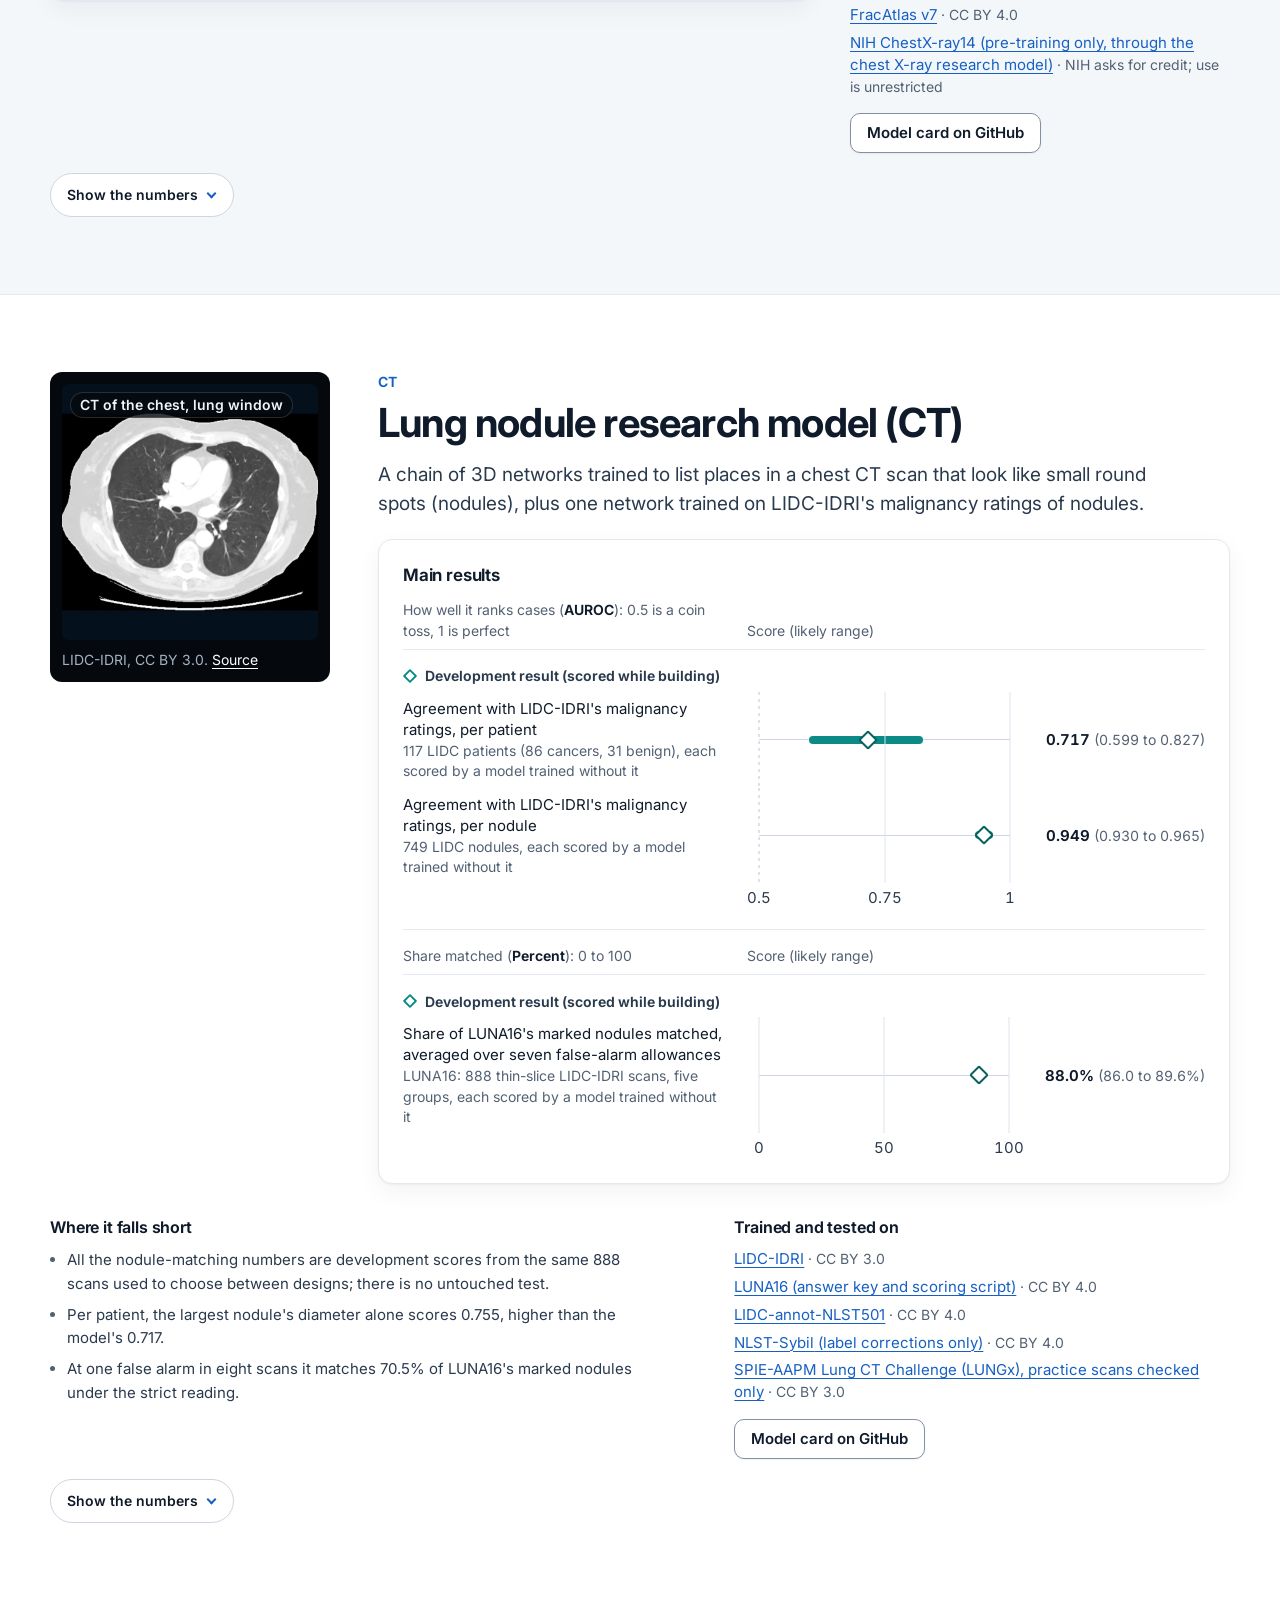
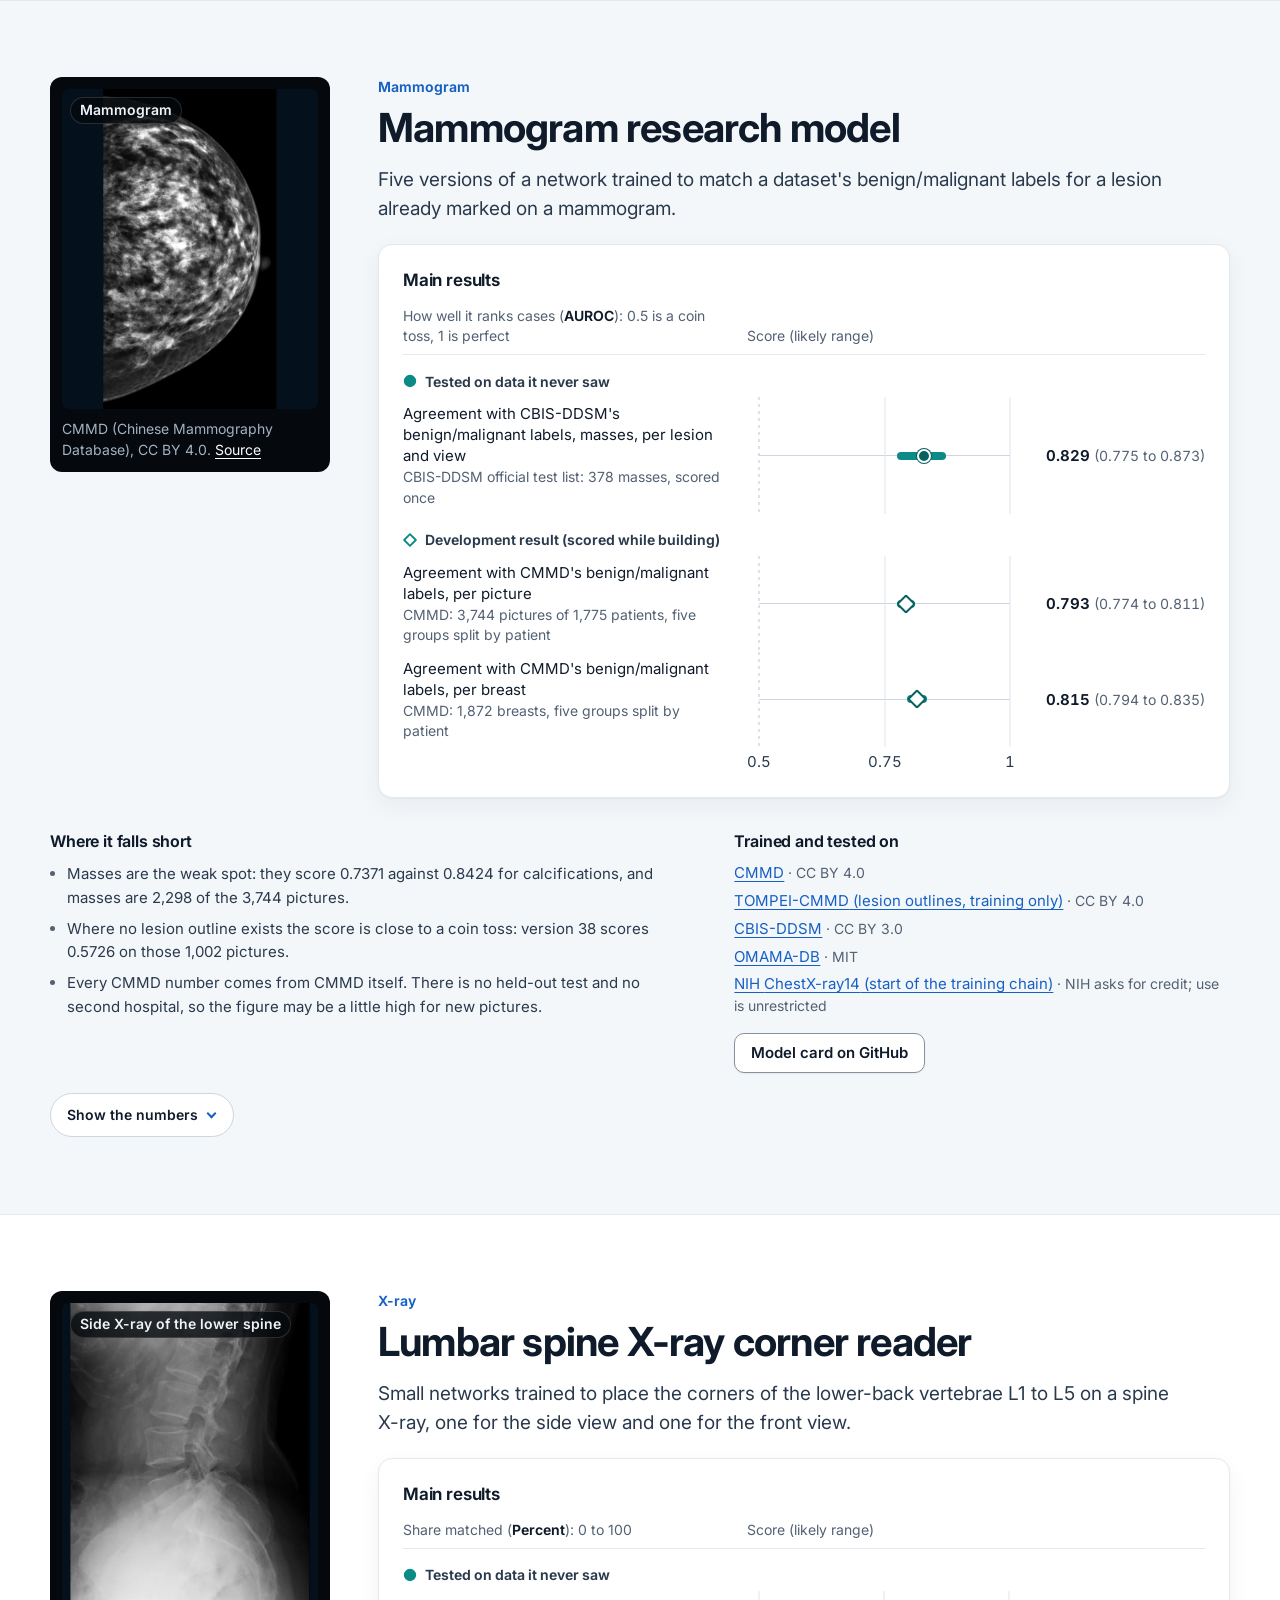
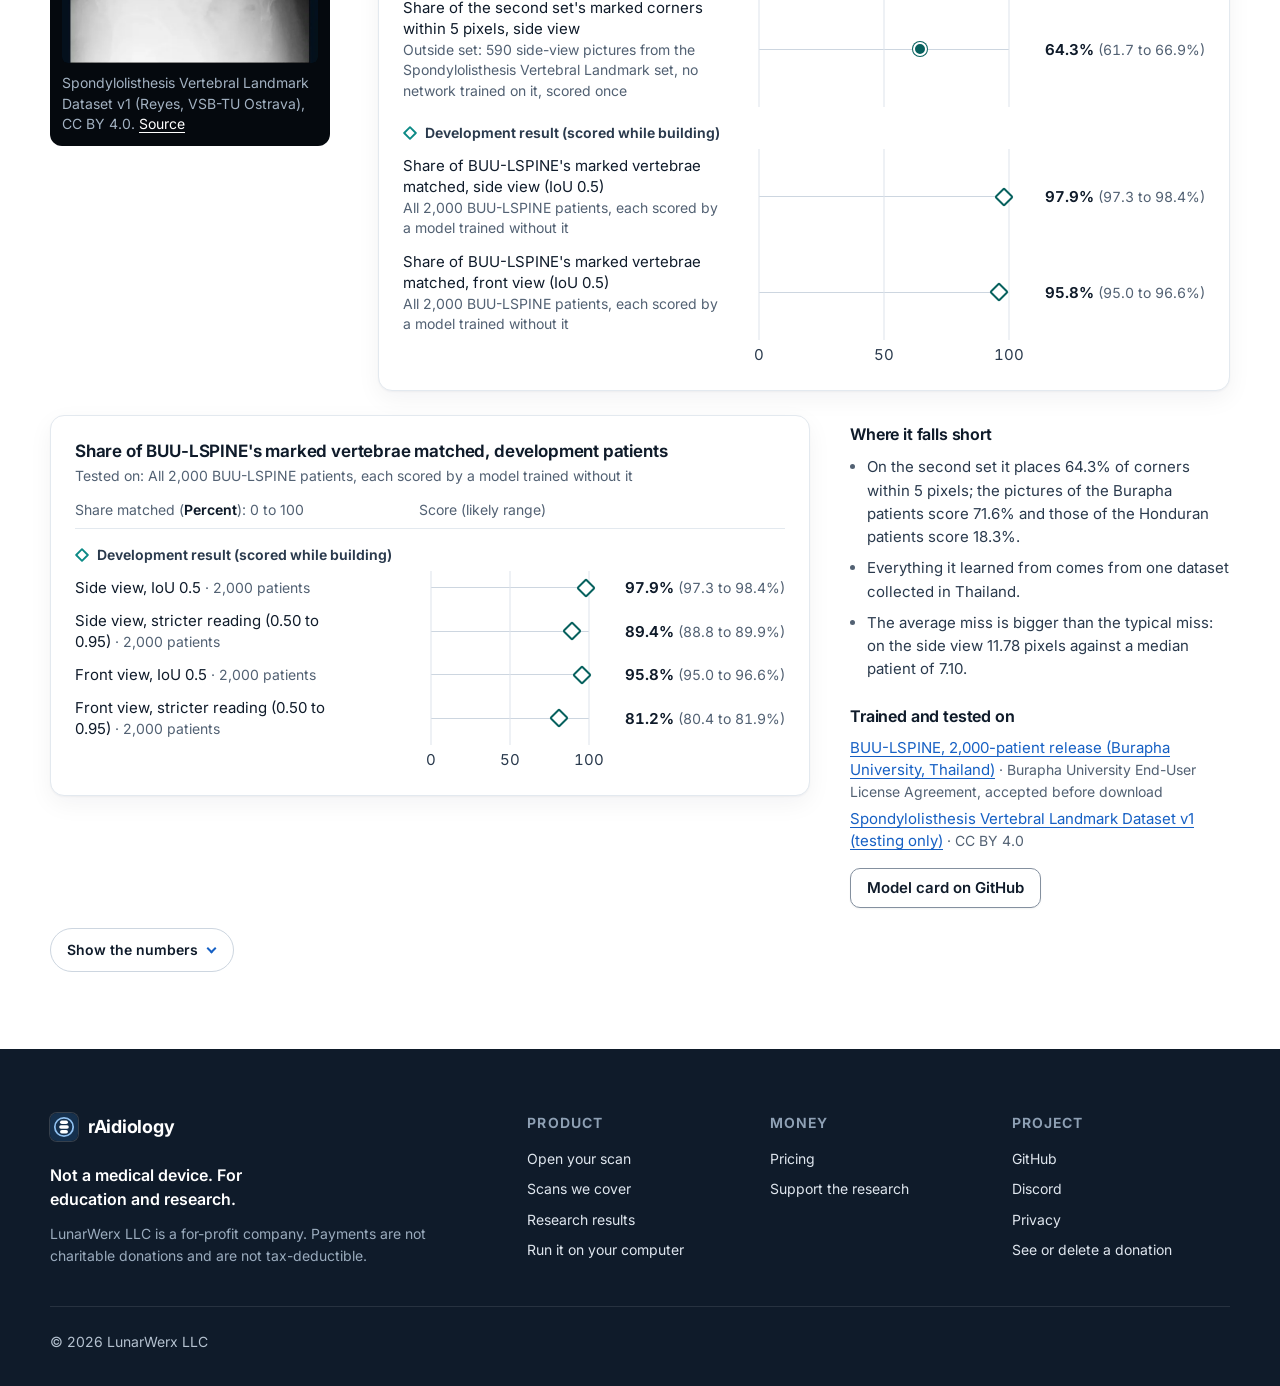
<file: site/models.html>
<!doctype html>
<html lang="en">
<head>
  <meta charset="utf-8">
  <meta name="viewport" content="width=device-width, initial-scale=1, viewport-fit=cover">
  <title>rAidiology · Research results</title>
  <meta name="description" content="Seven open research models across X-ray, CT, MRI and mammogram, trained on public data, with their results on public test data.">
  <meta property="og:title" content="rAidiology · Research results">
  <meta property="og:description" content="Seven open research models across X-ray, CT, MRI and mammogram, trained on public data, with their results on public test data.">
  <meta property="og:type" content="website">
  <meta property="og:image" content="https://raw.githubusercontent.com/LunarWerxs/rAidiology/main/site/img/og.png">
  <meta name="twitter:card" content="summary_large_image">
  <link rel="icon" type="image/svg+xml" href="img/favicon.svg">
  <link rel="apple-touch-icon" href="img/apple-touch-icon.png">
  <meta name="theme-color" content="#ffffff">
  <link rel="preload" href="fonts/Inter-Variable.woff2" as="font" type="font/woff2" crossorigin>
  <link rel="stylesheet" href="css/brand.css">
  <link rel="stylesheet" href="css/results.css">
  <script defer src="js/nav.js"></script>
  <link rel="manifest" href="manifest.webmanifest">
  <meta name="mobile-web-app-capable" content="yes">
  <meta name="apple-mobile-web-app-capable" content="yes">
  <script type="module" src="js/install.js"></script>
</head>
<body>
  <a class="skip" href="#main">Skip to the content</a>
  <header class="site-head">
    <div class="site-head-in">
      <a class="brand" href="index.html" aria-label="rAidiology home"><img src="img/logo.svg" width="32" height="32" alt=""><span class="brand-name">rAidiology</span></a>
      <nav id="site-nav" class="site-nav" aria-label="Main">
        <a class="nav-home" href="index.html">Home</a>
        <a class="nav-home" href="open.html?sample=1">Sample scan</a>
        <a href="index.html#scans"><span class="nav-long">CT, MRI, X-ray</span><span class="nav-short">Scans</span></a>
        <a href="models.html" aria-current="page">Research</a>
        <a href="support.html">Support us</a>
        <span class="nav-group">For companies</span>
        <a class="nav-biz" href="pricing.html"><span class="nav-long">Company licenses</span><span class="nav-short">Licenses</span></a>
        <a href="support.html#invest">Investors</a>
        <a class="nav-extra" href="https://github.com/LunarWerxs/rAidiology">GitHub</a>
        <a class="nav-extra" href="https://lunarwerx.com/discord/raidiology">Discord</a>
      </nav>
      <div class="head-actions">
        <a class="gh-link" href="https://github.com/LunarWerxs/rAidiology" aria-label="rAidiology on GitHub"><svg viewBox="0 0 16 16" aria-hidden="true" focusable="false"><path fill="currentColor" d="M8 0C3.58 0 0 3.58 0 8c0 3.54 2.29 6.53 5.47 7.59.4.07.55-.17.55-.38 0-.19-.01-.82-.01-1.49-2.01.37-2.53-.49-2.69-.94-.09-.23-.48-.94-.82-1.13-.28-.15-.68-.52-.01-.53.63-.01 1.08.58 1.23.82.72 1.21 1.87.87 2.33.66.07-.52.28-.87.51-1.07-1.78-.2-3.64-.89-3.64-3.95 0-.87.31-1.59.82-2.15-.08-.2-.36-1.02.08-2.12 0 0 .67-.21 2.2.82.64-.18 1.32-.27 2-.27.68 0 1.36.09 2 .27 1.53-1.04 2.2-.82 2.2-.82.44 1.1.16 1.92.08 2.12.51.56.82 1.27.82 2.15 0 3.07-1.87 3.75-3.65 3.95.29.25.54.73.54 1.48 0 1.07-.01 1.93-.01 2.2 0 .21.15.46.55.38A8.013 8.013 0 0016 8c0-4.42-3.58-8-8-8z"/></svg><span class="gh-text">GitHub</span></a>
        <a class="btn small" href="open.html">Open your scan</a>
        <button class="menu-btn" type="button" aria-expanded="false" aria-controls="site-nav" aria-label="Menu"><svg class="i-menu" viewBox="0 0 24 24" aria-hidden="true" focusable="false"><path d="M4 7h16M4 12h16M4 17h16" fill="none" stroke="currentColor" stroke-width="2" stroke-linecap="round"/></svg><svg class="i-close" viewBox="0 0 24 24" aria-hidden="true" focusable="false"><path d="M6 6l12 12M18 6L6 18" fill="none" stroke="currentColor" stroke-width="2" stroke-linecap="round"/></svg></button>
      </div>
    </div>
  </header>

  <main id="main">
    <section class="page-head results-head" aria-labelledby="page-h">
      <div class="wrap">
        <h1 id="page-h">Research results</h1>
        <p class="lede">Seven open research models across <span class="nb">X-ray</span>, CT, MRI and mammogram, trained on public data, for education and research.</p>
        <p class="callout">Research results on public test data. They say nothing about your own scan.</p>
        <h2 class="sr">The seven models</h2>
        <!-- chart:tiles -->
<div class="result-tiles"><a class="result-tile" href="models.html#chest-xray"><img src="img/scans/xray-chest.webp" width="800" height="800" alt="" loading="lazy"><span class="pic-chip">X-ray</span><h3>Chest <span class="nb">X-ray</span> research model</h3><p class="score"><strong>25,596</strong> test pictures</p><p class="score-sub">none used in training</p><p class="what">Scores one chest <span class="nb">X-ray</span> for 14 kinds of label from a public dataset.</p><span class="cue">See the results</span></a><a class="result-tile" href="models.html#ct-segmenter"><img src="img/scans/ct-organs.webp" width="720" height="900" alt="" loading="lazy"><span class="pic-chip">CT</span><h3>CT organ outliner</h3><p class="score"><strong>89</strong> test scans</p><p class="score-sub">none used in training</p><p class="drew">Drew the outlines on the sample CT</p><p class="what">Outlines and names 117 body structures on CT.</p><span class="cue">See the results</span></a><a class="result-tile" href="models.html#disc-grader"><img src="img/scans/mri-spine.webp" width="640" height="900" alt="" loading="lazy"><span class="pic-chip">MRI</span><h3>Disc grading research model (MRI)</h3><p class="score"><strong>44</strong> test patients</p><p class="score-sub">none used in training</p><p class="what">Grades the discs of a spine MRI on a public <span class="nb">five-step</span> scale.</p><span class="cue">See the results</span></a><a class="result-tile" href="models.html#fracture-detector"><img src="img/scans/xray-wrist.webp" width="720" height="900" alt="" loading="lazy"><span class="pic-chip">X-ray</span><h3>Fracture research model <span class="nb">(X-ray)</span></h3><p class="score"><strong>4,067</strong> test pictures</p><p class="score-sub">none used in training</p><p class="what">Scores a child's wrist <span class="nb">X-ray</span> for a fracture label from a public dataset.</p><span class="cue">See the results</span></a><a class="result-tile" href="models.html#lung-nodules"><img src="img/scans/ct-lungs.webp" width="800" height="800" alt="" loading="lazy"><span class="pic-chip">CT</span><h3>Lung nodule research model (CT)</h3><p class="score"><strong>888</strong> scans</p><p class="score-sub">scored while building</p><p class="what">Marks small lung nodules on CT.</p><span class="tag dev"><svg class="dot-key hollow" viewBox="0 0 12 12" width="12" height="12" aria-hidden="true" focusable="false"><path d="M6 1 11 6 6 11 1 6Z"/></svg>In development</span><span class="cue">See the results</span></a><a class="result-tile" href="models.html#mammography"><img src="img/scans/mammogram.webp" width="720" height="900" alt="" loading="lazy"><span class="pic-chip">Mammogram</span><h3>Mammogram research model</h3><p class="score"><strong>3,744</strong> pictures</p><p class="score-sub">scored while building</p><p class="what">Scores one mammogram picture as benign or malignant against a public dataset.</p><span class="tag dev"><svg class="dot-key hollow" viewBox="0 0 12 12" width="12" height="12" aria-hidden="true" focusable="false"><path d="M6 1 11 6 6 11 1 6Z"/></svg>In development</span><span class="cue">See the results</span></a><a class="result-tile" href="models.html#spine-xray-corners"><img src="img/scans/xray-spine.webp" width="640" height="900" alt="" loading="lazy"><span class="pic-chip">X-ray</span><h3>Lumbar spine <span class="nb">X-ray</span> corner reader</h3><p class="score"><strong>2,000</strong> patients</p><p class="score-sub">scored while building</p><p class="what">Marks the corners of the lower back's vertebrae on a <span class="nb">side-view</span> spine <span class="nb">X-ray</span>.</p><span class="tag dev"><svg class="dot-key hollow" viewBox="0 0 12 12" width="12" height="12" aria-hidden="true" focusable="false"><path d="M6 1 11 6 6 11 1 6Z"/></svg>In development</span><span class="cue">See the results</span></a></div>
<!-- /chart:tiles -->
      </div>
    </section>
    <section class="model-sec" id="chest-xray" aria-labelledby="chest-xray-h">
      <div class="wrap">
        <div class="model-top">
          <div class="model-name">
            <p class="eyebrow">X-ray</p>
            <h2 id="chest-xray-h">Chest X-ray research model</h2>
          </div>
          <figure class="lightbox model-pic">
            <img src="img/scans/xray-chest.webp" width="800" height="800" alt="Chest X-ray, a public dataset picture used as an example of this scan type." loading="lazy">
            <span class="pic-chip" aria-hidden="true">Chest X-ray</span>
            <figcaption>NIH ChestX-ray14, No restrictions (NIH), attribution requested. <a href="https://nihcc.app.box.com/v/ChestXray-NIHCC">Source</a></figcaption>
          </figure>
          <div class="model-main">
            <p class="model-sum">A team of ten networks trained to give 15 scores for one frontal chest <span class="nb">X-ray</span>, one for each of the 14 NIH <span class="nb">ChestX-ray14</span> label types and one for its abnormal label.</p>
            <!-- chart:chest-xray-headline -->
<figure class="rc"><figcaption class="rc-cap"><h3>Main results</h3></figcaption><div class="rc-grid"><div class="rc-hd"><p class="rc-scale">How well it ranks cases (<strong>AUROC</strong>): 0.5 is a coin toss, 1 is perfect</p><p class="rc-ax" aria-hidden="true"><span style="left:0%">0.5</span><span style="left:50%">0.75</span><span style="left:100%">1</span></p><p class="rc-vh">Score <span>(likely range)</span></p></div><p class="rc-grp"><svg class="dot-key" viewBox="0 0 12 12" width="12" height="12" aria-hidden="true" focusable="false"><circle cx="6" cy="6" r="4.5"/></svg>Tested on data it never saw</p><div class="rc-row"><p class="rc-l">Agreement with <span class="nb">ChestX-ray14's</span> labels, mean over its 14 label types<span class="rc-set">NIH's official test list: 25,596 pictures of 2,797 patients</span></p><span class="rc-t" style="--v:63.5;--lo:62.2;--hi:64.62" aria-hidden="true"><i class="c" style="left:0%"></i><i style="left:50%"></i><i style="left:100%"></i></span><p class="rc-v"><strong>0.818</strong> <span>(0.811 to 0.823)</span></p></div><div class="rc-row"><p class="rc-l">Agreement with <span class="nb">ChestX-ray14's</span> abnormal label<span class="rc-set">NIH's official test list: 25,596 pictures</span></p><span class="rc-t" style="--v:47.26;--lo:44.82;--hi:49.54" aria-hidden="true"><i class="c" style="left:0%"></i><i style="left:50%"></i><i style="left:100%"></i></span><p class="rc-v"><strong>0.736</strong> <span>(0.724 to 0.748)</span></p></div><p class="rc-ax rc-ax-end" aria-hidden="true"><span style="left:0%">0.5</span><span style="left:50%">0.75</span><span style="left:100%">1</span></p></div></figure>
<!-- /chart:chest-xray-headline -->
          </div>
        </div>
        <div class="model-more has-bd">
          <div class="model-bd">
            <!-- chart:chest-xray-findings -->
<figure class="rc"><figcaption class="rc-cap"><h3>Agreement with <span class="nb">ChestX-ray14's</span> labels, per label type</h3><p>Tested on: NIH's official test list, 25,596 pictures</p></figcaption><div class="rc-grid"><div class="rc-hd"><p class="rc-scale">How well it ranks cases (<strong>AUROC</strong>): 0.5 is a coin toss, 1 is perfect</p><p class="rc-ax" aria-hidden="true"><span style="left:0%">0.5</span><span style="left:50%">0.75</span><span style="left:100%">1</span></p><p class="rc-vh">Score <span>(likely range)</span></p></div><p class="rc-grp"><svg class="dot-key" viewBox="0 0 12 12" width="12" height="12" aria-hidden="true" focusable="false"><circle cx="6" cy="6" r="4.5"/></svg>Tested on data it never saw</p><div class="rc-row"><p class="rc-l">Atelectasis<span class="rc-n">3,279 pictures</span></p><span class="rc-t" style="--v:54.94;--lo:52.44;--hi:57.56" aria-hidden="true"><i class="c" style="left:0%"></i><i style="left:50%"></i><i style="left:100%"></i></span><p class="rc-v"><strong>0.775</strong> <span>(0.762 to 0.788)</span></p></div><div class="rc-row"><p class="rc-l">Cardiomegaly<span class="rc-n">1,069 pictures</span></p><span class="rc-t" style="--v:80.32;--lo:77.28;--hi:82.84" aria-hidden="true"><i class="c" style="left:0%"></i><i style="left:50%"></i><i style="left:100%"></i></span><p class="rc-v"><strong>0.902</strong> <span>(0.886 to 0.914)</span></p></div><div class="rc-row"><p class="rc-l">Effusion<span class="rc-n">4,658 pictures</span></p><span class="rc-t" style="--v:67.76;--lo:65.64;--hi:69.74" aria-hidden="true"><i class="c" style="left:0%"></i><i style="left:50%"></i><i style="left:100%"></i></span><p class="rc-v"><strong>0.839</strong> <span>(0.828 to 0.849)</span></p></div><div class="rc-row"><p class="rc-l">Infiltration<span class="rc-n">6,112 pictures</span></p><span class="rc-t" style="--v:41.42;--lo:39.22;--hi:43.5" aria-hidden="true"><i class="c" style="left:0%"></i><i style="left:50%"></i><i style="left:100%"></i></span><p class="rc-v"><strong>0.707</strong> <span>(0.696 to 0.718)</span></p></div><div class="rc-row"><p class="rc-l">Mass<span class="rc-n">1,748 pictures</span></p><span class="rc-t" style="--v:64.7;--lo:60.64;--hi:68.48" aria-hidden="true"><i class="c" style="left:0%"></i><i style="left:50%"></i><i style="left:100%"></i></span><p class="rc-v"><strong>0.824</strong> <span>(0.803 to 0.842)</span></p></div><div class="rc-row"><p class="rc-l">Nodule<span class="rc-n">1,623 pictures</span></p><span class="rc-t" style="--v:50.88;--lo:46.66;--hi:54.86" aria-hidden="true"><i class="c" style="left:0%"></i><i style="left:50%"></i><i style="left:100%"></i></span><p class="rc-v"><strong>0.754</strong> <span>(0.733 to 0.774)</span></p></div><div class="rc-row"><p class="rc-l">Pneumonia<span class="rc-n">555 pictures</span></p><span class="rc-t" style="--v:45.34;--lo:40.42;--hi:49.94" aria-hidden="true"><i class="c" style="left:0%"></i><i style="left:50%"></i><i style="left:100%"></i></span><p class="rc-v"><strong>0.727</strong> <span>(0.702 to 0.750)</span></p></div><div class="rc-row"><p class="rc-l">Pneumothorax<span class="rc-n">2,665 pictures</span></p><span class="rc-t" style="--v:72.28;--lo:68.94;--hi:75.46" aria-hidden="true"><i class="c" style="left:0%"></i><i style="left:50%"></i><i style="left:100%"></i></span><p class="rc-v"><strong>0.861</strong> <span>(0.845 to 0.877)</span></p></div><div class="rc-row"><p class="rc-l">Consolidation<span class="rc-n">1,815 pictures</span></p><span class="rc-t" style="--v:52.2;--lo:49.18;--hi:55" aria-hidden="true"><i class="c" style="left:0%"></i><i style="left:50%"></i><i style="left:100%"></i></span><p class="rc-v"><strong>0.761</strong> <span>(0.746 to 0.775)</span></p></div><div class="rc-row"><p class="rc-l">Edema<span class="rc-n">925 pictures</span></p><span class="rc-t" style="--v:70.84;--lo:67.66;--hi:74.08" aria-hidden="true"><i class="c" style="left:0%"></i><i style="left:50%"></i><i style="left:100%"></i></span><p class="rc-v"><strong>0.854</strong> <span>(0.838 to 0.870)</span></p></div><div class="rc-row"><p class="rc-l">Emphysema<span class="rc-n">1,093 pictures</span></p><span class="rc-t" style="--v:79.2;--lo:76.02;--hi:81.92" aria-hidden="true"><i class="c" style="left:0%"></i><i style="left:50%"></i><i style="left:100%"></i></span><p class="rc-v"><strong>0.896</strong> <span>(0.880 to 0.910)</span></p></div><div class="rc-row"><p class="rc-l">Fibrosis<span class="rc-n">435 pictures</span></p><span class="rc-t" style="--v:67.64;--lo:62.98;--hi:72.16" aria-hidden="true"><i class="c" style="left:0%"></i><i style="left:50%"></i><i style="left:100%"></i></span><p class="rc-v"><strong>0.838</strong> <span>(0.815 to 0.861)</span></p></div><div class="rc-row"><p class="rc-l">Pleural thickening<span class="rc-n">1,143 pictures</span></p><span class="rc-t" style="--v:56.9;--lo:53.22;--hi:60.72" aria-hidden="true"><i class="c" style="left:0%"></i><i style="left:50%"></i><i style="left:100%"></i></span><p class="rc-v"><strong>0.784</strong> <span>(0.766 to 0.804)</span></p></div><div class="rc-row"><p class="rc-l">Hernia<span class="rc-n">86 pictures</span></p><span class="rc-t" style="--v:84.64;--lo:75.52;--hi:91.48" aria-hidden="true"><i class="c" style="left:0%"></i><i style="left:50%"></i><i style="left:100%"></i></span><p class="rc-v"><strong>0.923</strong> <span>(0.878 to 0.957)</span></p></div><p class="rc-ax rc-ax-end" aria-hidden="true"><span style="left:0%">0.5</span><span style="left:50%">0.75</span><span style="left:100%">1</span></p></div></figure>
<!-- /chart:chest-xray-findings -->
          </div>
          <div class="model-facts">
            <div>
              <h3>Where it falls short</h3>
              <ul class="short-list">
                <li>Agreement is lower for some label types: infiltration scores 0.7071, pneumonia 0.7267 and nodule 0.7544.</li>
                <li>Rare label types have wide intervals. Hernia has only 86 test pictures, and its interval runs from 0.8776 to 0.9574.</li>
                <li>All the labelled pictures come from one hospital, so nothing shows how it behaves on other scanners, other patient groups or children.</li>
              </ul>
            </div>
            <div>
              <h3>Trained and tested on</h3>
              <ul class="data-list">
                <li><a href="https://nihcc.app.box.com/v/ChestXray-NIHCC">NIH <span class="nb">ChestX-ray14</span></a> <span class="lic">NIH asks for credit; use is unrestricted</span></li>
                <li><a href="https://huggingface.co/datasets/TLAIM/TAIX-Ray"><span class="nb">TAIX-Ray</span> <span class="nb">(pre-training</span> pictures only)</a> <span class="lic">CC&nbsp;BY&nbsp;4.0</span></li>
                <li><a href="https://doi.org/10.7937/TCIA.BBAG-2923"><span class="nb">COVID-19-NY-SBU</span> <span class="nb">(pre-training</span> pictures only)</a> <span class="lic">CC&nbsp;BY&nbsp;4.0</span></li>
                <li><a href="https://doi.org/10.17632/8j2g3csprk.3">Tuberculosis chest <span class="nb">X-ray</span> sets, Kiran and Jabeen <span class="nb">(pre-training</span> pictures only)</a> <span class="lic">CC&nbsp;BY&nbsp;4.0</span></li>
                <li><a href="https://doi.org/10.6084/m9.figshare.32086362.v1"><span class="nb">BDCXR-3257</span> <span class="nb">(pre-training</span> pictures only)</a> <span class="lic">CC&nbsp;BY&nbsp;4.0</span></li>
              </ul>
              <p class="model-card"><a class="btn secondary small" href="https://github.com/LunarWerxs/rAidiology/blob/main/release/cards/chest-xray.md">Model card on GitHub</a></p>
            </div>
          </div>
        </div>
        <!-- chart:chest-xray-numbers -->
<details class="rnums"><summary>Show the numbers</summary><div class="rnums-wrap"><table><caption class="sr">Chest X-ray research model: every result</caption><thead><tr><th scope="col">Result</th><th scope="col">Metric</th><th scope="col">Score</th><th scope="col">Likely range (95% interval)</th><th scope="col">Kind</th><th scope="col">Data it was scored on</th></tr></thead><tbody><tr class="grp"><th scope="colgroup" colspan="6">Main results</th></tr><tr><th scope="row">Agreement with ChestX-ray14&#x27;s labels, mean over its 14 label types</th><td>AUROC</td><td>0.8175</td><td>0.8110 to 0.8231</td><td>Tested on data it never saw</td><td>NIH&#x27;s official test list: 25,596 pictures of 2,797 patients</td></tr><tr><th scope="row">Agreement with ChestX-ray14&#x27;s abnormal label</th><td>AUROC</td><td>0.7363</td><td>0.7241 to 0.7477</td><td>Tested on data it never saw</td><td>NIH&#x27;s official test list: 25,596 pictures</td></tr></tbody><tbody><tr class="grp"><th scope="colgroup" colspan="6">Agreement with ChestX-ray14&#x27;s labels, per label type</th></tr><tr><th scope="row">Atelectasis</th><td>AUROC</td><td>0.7747</td><td>0.7622 to 0.7878</td><td>Tested on data it never saw</td><td>NIH&#x27;s official test list, 25,596 pictures; 3,279 pictures</td></tr><tr><th scope="row">Cardiomegaly</th><td>AUROC</td><td>0.9016</td><td>0.8864 to 0.9142</td><td>Tested on data it never saw</td><td>NIH&#x27;s official test list, 25,596 pictures; 1,069 pictures</td></tr><tr><th scope="row">Effusion</th><td>AUROC</td><td>0.8388</td><td>0.8282 to 0.8487</td><td>Tested on data it never saw</td><td>NIH&#x27;s official test list, 25,596 pictures; 4,658 pictures</td></tr><tr><th scope="row">Infiltration</th><td>AUROC</td><td>0.7071</td><td>0.6961 to 0.7175</td><td>Tested on data it never saw</td><td>NIH&#x27;s official test list, 25,596 pictures; 6,112 pictures</td></tr><tr><th scope="row">Mass</th><td>AUROC</td><td>0.8235</td><td>0.8032 to 0.8424</td><td>Tested on data it never saw</td><td>NIH&#x27;s official test list, 25,596 pictures; 1,748 pictures</td></tr><tr><th scope="row">Nodule</th><td>AUROC</td><td>0.7544</td><td>0.7333 to 0.7743</td><td>Tested on data it never saw</td><td>NIH&#x27;s official test list, 25,596 pictures; 1,623 pictures</td></tr><tr><th scope="row">Pneumonia</th><td>AUROC</td><td>0.7267</td><td>0.7021 to 0.7497</td><td>Tested on data it never saw</td><td>NIH&#x27;s official test list, 25,596 pictures; 555 pictures</td></tr><tr><th scope="row">Pneumothorax</th><td>AUROC</td><td>0.8614</td><td>0.8447 to 0.8773</td><td>Tested on data it never saw</td><td>NIH&#x27;s official test list, 25,596 pictures; 2,665 pictures</td></tr><tr><th scope="row">Consolidation</th><td>AUROC</td><td>0.7610</td><td>0.7459 to 0.7750</td><td>Tested on data it never saw</td><td>NIH&#x27;s official test list, 25,596 pictures; 1,815 pictures</td></tr><tr><th scope="row">Edema</th><td>AUROC</td><td>0.8542</td><td>0.8383 to 0.8704</td><td>Tested on data it never saw</td><td>NIH&#x27;s official test list, 25,596 pictures; 925 pictures</td></tr><tr><th scope="row">Emphysema</th><td>AUROC</td><td>0.8960</td><td>0.8801 to 0.9096</td><td>Tested on data it never saw</td><td>NIH&#x27;s official test list, 25,596 pictures; 1,093 pictures</td></tr><tr><th scope="row">Fibrosis</th><td>AUROC</td><td>0.8382</td><td>0.8149 to 0.8608</td><td>Tested on data it never saw</td><td>NIH&#x27;s official test list, 25,596 pictures; 435 pictures</td></tr><tr><th scope="row">Pleural thickening</th><td>AUROC</td><td>0.7845</td><td>0.7661 to 0.8036</td><td>Tested on data it never saw</td><td>NIH&#x27;s official test list, 25,596 pictures; 1,143 pictures</td></tr><tr><th scope="row">Hernia</th><td>AUROC</td><td>0.9232</td><td>0.8776 to 0.9574</td><td>Tested on data it never saw</td><td>NIH&#x27;s official test list, 25,596 pictures; 86 pictures</td></tr></tbody></table></div></details>
<!-- /chart:chest-xray-numbers -->
      </div>
    </section>
    <section class="model-sec soft" id="ct-segmenter" aria-labelledby="ct-segmenter-h">
      <div class="wrap">
        <div class="model-top">
          <div class="model-name">
            <p class="eyebrow">CT</p>
            <h2 id="ct-segmenter-h">CT organ outliner</h2>
          </div>
          <figure class="lightbox model-pic">
            <img src="img/scans/ct-organs.webp" width="720" height="900" alt="CT, organs and bones coloured, a public dataset picture used as an example of this scan type." loading="lazy">
            <span class="pic-chip" aria-hidden="true">CT, organs and bones coloured</span>
            <figcaption>TotalSegmentator dataset v2.0.1, CC BY 4.0. <a href="https://doi.org/10.5281/zenodo.10047292">Source</a></figcaption>
          </figure>
          <div class="model-main">
            <p class="model-sum">It looks at the whole 3D CT scan and labels every tiny point as one of 117 organs and bones, such as the liver, spleen, aorta, ribs and vertebrae, or as background.</p>
            <!-- chart:ct-segmenter-headline -->
<figure class="rc"><figcaption class="rc-cap"><h3>Main results</h3></figcaption><div class="rc-grid"><div class="rc-hd"><p class="rc-scale">Outline overlap (<strong>Dice</strong>): how closely it matches the dataset's own outlines, 1 is a perfect match</p><p class="rc-ax" aria-hidden="true"><span style="left:0%">0</span><span style="left:50%">0.5</span><span style="left:100%">1</span></p><p class="rc-vh">Score <span>(likely range)</span></p></div><p class="rc-grp"><svg class="dot-key" viewBox="0 0 12 12" width="12" height="12" aria-hidden="true" focusable="false"><circle cx="6" cy="6" r="4.5"/></svg>Tested on data it never saw</p><div class="rc-row"><p class="rc-l">Mean over 115 structures<span class="rc-set">Tested on 89 CT scans</span></p><span class="rc-t" style="--v:86.68;--lo:85.38;--hi:87.81" aria-hidden="true"><i style="left:0%"></i><i style="left:50%"></i><i style="left:100%"></i></span><p class="rc-v"><strong>0.867</strong> <span>(0.854 to 0.878)</span></p></div><p class="rc-grp"><svg class="dot-key hollow" viewBox="0 0 12 12" width="12" height="12" aria-hidden="true" focusable="false"><path d="M6 1 11 6 6 11 1 6Z"/></svg>Development result (scored while building)</p><div class="rc-row dev"><p class="rc-l">Mean over 115 structures, development scans<span class="rc-set">1,139 development scans, each scored by models trained without it</span></p><span class="rc-t" style="--v:81.56;--lo:81.16;--hi:81.94" aria-hidden="true"><i style="left:0%"></i><i style="left:50%"></i><i style="left:100%"></i></span><p class="rc-v"><strong>0.816</strong> <span>(0.812 to 0.819)</span></p></div><p class="rc-ax rc-ax-end" aria-hidden="true"><span style="left:0%">0</span><span style="left:50%">0.5</span><span style="left:100%">1</span></p></div></figure>
<!-- /chart:ct-segmenter-headline -->
          </div>
        </div>
        <div class="model-more has-bd">
          <div class="model-bd">
            <!-- chart:ct-segmenter-groups -->
<figure class="rc"><figcaption class="rc-cap"><h3>Mean Dice by group of scans</h3><p>Tested on: 89 CT scans the models never saw (a scan can be in more than one group)</p></figcaption><div class="rc-grid"><div class="rc-hd"><p class="rc-scale">Outline overlap (<strong>Dice</strong>): how closely it matches the dataset's own outlines, 1 is a perfect match</p><p class="rc-ax" aria-hidden="true"><span style="left:0%">0</span><span style="left:50%">0.5</span><span style="left:100%">1</span></p><p class="rc-vh">Score <span>(likely range)</span></p></div><p class="rc-grp"><svg class="dot-key" viewBox="0 0 12 12" width="12" height="12" aria-hidden="true" focusable="false"><circle cx="6" cy="6" r="4.5"/></svg>Tested on data it never saw</p><div class="rc-row"><p class="rc-l">All<span class="rc-n">89 scans</span></p><span class="rc-t" style="--v:86.68;--lo:85.38;--hi:87.81" aria-hidden="true"><i style="left:0%"></i><i style="left:50%"></i><i style="left:100%"></i></span><p class="rc-v"><strong>0.867</strong> <span>(0.854 to 0.878)</span></p></div><div class="rc-row"><p class="rc-l">Abdomen scans<span class="rc-n">47 scans</span></p><span class="rc-t" style="--v:88.02;--lo:86.8;--hi:89.14" aria-hidden="true"><i style="left:0%"></i><i style="left:50%"></i><i style="left:100%"></i></span><p class="rc-v"><strong>0.880</strong> <span>(0.868 to 0.891)</span></p></div><div class="rc-row"><p class="rc-l">Thorax scans<span class="rc-n">32 scans</span></p><span class="rc-t" style="--v:88.83;--lo:87.59;--hi:89.86" aria-hidden="true"><i style="left:0%"></i><i style="left:50%"></i><i style="left:100%"></i></span><p class="rc-v"><strong>0.888</strong> <span>(0.876 to 0.899)</span></p></div><div class="rc-row"><p class="rc-l">Head or neck scans<span class="rc-n">19 scans</span></p><span class="rc-t" style="--v:87.66;--lo:85.54;--hi:89.5" aria-hidden="true"><i style="left:0%"></i><i style="left:50%"></i><i style="left:100%"></i></span><p class="rc-v"><strong>0.877</strong> <span>(0.855 to 0.895)</span></p></div><div class="rc-row"><p class="rc-l">Siemens scanners<span class="rc-n">58 scans</span></p><span class="rc-t" style="--v:87.09;--lo:85.27;--hi:88.58" aria-hidden="true"><i style="left:0%"></i><i style="left:50%"></i><i style="left:100%"></i></span><p class="rc-v"><strong>0.871</strong> <span>(0.853 to 0.886)</span></p></div><div class="rc-row"><p class="rc-l">Other scanner makers<span class="rc-n">31 scans</span></p><span class="rc-t" style="--v:86.42;--lo:84.49;--hi:88.15" aria-hidden="true"><i style="left:0%"></i><i style="left:50%"></i><i style="left:100%"></i></span><p class="rc-v"><strong>0.864</strong> <span>(0.845 to 0.881)</span></p></div><div class="rc-row"><p class="rc-l">The dataset's main institute<span class="rc-n">55 scans</span></p><span class="rc-t" style="--v:85.73;--lo:83.62;--hi:87.37" aria-hidden="true"><i style="left:0%"></i><i style="left:50%"></i><i style="left:100%"></i></span><p class="rc-v"><strong>0.857</strong> <span>(0.836 to 0.874)</span></p></div><div class="rc-row"><p class="rc-l">All other institutes<span class="rc-n">34 scans</span></p><span class="rc-t" style="--v:88.66;--lo:87.33;--hi:89.81" aria-hidden="true"><i style="left:0%"></i><i style="left:50%"></i><i style="left:100%"></i></span><p class="rc-v"><strong>0.887</strong> <span>(0.873 to 0.898)</span></p></div><div class="rc-row"><p class="rc-l">Scans with marked pathology<span class="rc-n">73 scans</span></p><span class="rc-t" style="--v:86.63;--lo:85.14;--hi:87.93" aria-hidden="true"><i style="left:0%"></i><i style="left:50%"></i><i style="left:100%"></i></span><p class="rc-v"><strong>0.866</strong> <span>(0.851 to 0.879)</span></p></div><p class="rc-ax rc-ax-end" aria-hidden="true"><span style="left:0%">0</span><span style="left:50%">0.5</span><span style="left:100%">1</span></p></div></figure>
<!-- /chart:ct-segmenter-groups -->
          </div>
          <div class="model-facts">
            <div>
              <h3>Where it falls short</h3>
              <ul class="short-list">
                <li>Both kidney cysts score 0.0000 on the test scans. Vertebra C6, the gallbladder, the portal and splenic veins and the adrenal glands are the next weakest.</li>
                <li>It outlines a structure that is not in the scan about 4% of the time on the test scans and about 13% of the time on the development scans.</li>
                <li>Most test scans come from one institute and one scanner maker, and the score is lower for that institute (0.8573) than for the others (0.8866).</li>
              </ul>
            </div>
            <div>
              <h3>Trained and tested on</h3>
              <ul class="data-list">
                <li><a href="https://zenodo.org/records/10047292">TotalSegmentator dataset v2.0.1 (1,228 CT scans with masks of 117 structures)</a> <span class="lic">CC&nbsp;BY&nbsp;4.0</span></li>
              </ul>
              <p class="model-card"><a class="btn secondary small" href="https://github.com/LunarWerxs/rAidiology/blob/main/release/cards/ct-segmenter.md">Model card on GitHub</a></p>
            </div>
          </div>
        </div>
        <!-- chart:ct-segmenter-numbers -->
<details class="rnums"><summary>Show the numbers</summary><div class="rnums-wrap"><table><caption class="sr">CT organ outliner: every result</caption><thead><tr><th scope="col">Result</th><th scope="col">Metric</th><th scope="col">Score</th><th scope="col">Likely range (95% interval)</th><th scope="col">Kind</th><th scope="col">Data it was scored on</th></tr></thead><tbody><tr class="grp"><th scope="colgroup" colspan="6">Main results</th></tr><tr><th scope="row">Mean over 115 structures</th><td>Dice</td><td>0.8668</td><td>0.8538 to 0.8781</td><td>Tested on data it never saw</td><td>Tested on 89 CT scans</td></tr><tr><th scope="row">Mean over 115 structures, development scans</th><td>Dice</td><td>0.8156</td><td>0.8116 to 0.8194</td><td>Development result (scored while building)</td><td>1,139 development scans, each scored by models trained without it</td></tr></tbody><tbody><tr class="grp"><th scope="colgroup" colspan="6">Mean Dice by group of scans</th></tr><tr><th scope="row">All</th><td>Dice</td><td>0.8668</td><td>0.8538 to 0.8781</td><td>Tested on data it never saw</td><td>89 CT scans the models never saw (a scan can be in more than one group); 89 scans</td></tr><tr><th scope="row">Abdomen scans</th><td>Dice</td><td>0.8802</td><td>0.8680 to 0.8914</td><td>Tested on data it never saw</td><td>89 CT scans the models never saw (a scan can be in more than one group); 47 scans</td></tr><tr><th scope="row">Thorax scans</th><td>Dice</td><td>0.8883</td><td>0.8759 to 0.8986</td><td>Tested on data it never saw</td><td>89 CT scans the models never saw (a scan can be in more than one group); 32 scans</td></tr><tr><th scope="row">Head or neck scans</th><td>Dice</td><td>0.8766</td><td>0.8554 to 0.8950</td><td>Tested on data it never saw</td><td>89 CT scans the models never saw (a scan can be in more than one group); 19 scans</td></tr><tr><th scope="row">Siemens scanners</th><td>Dice</td><td>0.8709</td><td>0.8527 to 0.8858</td><td>Tested on data it never saw</td><td>89 CT scans the models never saw (a scan can be in more than one group); 58 scans</td></tr><tr><th scope="row">Other scanner makers</th><td>Dice</td><td>0.8642</td><td>0.8449 to 0.8815</td><td>Tested on data it never saw</td><td>89 CT scans the models never saw (a scan can be in more than one group); 31 scans</td></tr><tr><th scope="row">The dataset&#x27;s main institute</th><td>Dice</td><td>0.8573</td><td>0.8362 to 0.8737</td><td>Tested on data it never saw</td><td>89 CT scans the models never saw (a scan can be in more than one group); 55 scans</td></tr><tr><th scope="row">All other institutes</th><td>Dice</td><td>0.8866</td><td>0.8733 to 0.8981</td><td>Tested on data it never saw</td><td>89 CT scans the models never saw (a scan can be in more than one group); 34 scans</td></tr><tr><th scope="row">Scans with marked pathology</th><td>Dice</td><td>0.8663</td><td>0.8514 to 0.8793</td><td>Tested on data it never saw</td><td>89 CT scans the models never saw (a scan can be in more than one group); 73 scans</td></tr></tbody></table></div></details>
<!-- /chart:ct-segmenter-numbers -->
      </div>
    </section>
    <section class="model-sec" id="disc-grader" aria-labelledby="disc-grader-h">
      <div class="wrap">
        <div class="model-top">
          <div class="model-name">
            <p class="eyebrow">MRI</p>
            <h2 id="disc-grader-h">Disc grading research model (MRI)</h2>
          </div>
          <figure class="lightbox model-pic">
            <img src="img/scans/mri-spine.webp" width="640" height="900" alt="MRI of the lumbar spine, vertebrae and discs coloured, a public dataset picture used as an example of this scan type." loading="lazy">
            <span class="pic-chip" aria-hidden="true">MRI of the lumbar spine, vertebrae and discs coloured</span>
            <figcaption>SPIDER lumbar spine MRI, CC BY 4.0. <a href="https://doi.org/10.5281/zenodo.10159290">Source</a></figcaption>
          </figure>
          <div class="model-main">
            <p class="model-sum">Three networks trained to give each <span class="nb">lower-spine</span> disc on a sagittal MRI a Pfirrmann grade from 1 to 5 and a score for seven wear label types.</p>
            <!-- chart:disc-grader-headline -->
<figure class="rc"><figcaption class="rc-cap"><h3>Main results</h3></figcaption><div class="rc-grid"><div class="rc-hd"><p class="rc-scale">Agreement beyond chance (<strong>Kappa</strong>): 0 is chance agreement, 1 is full agreement</p><p class="rc-ax" aria-hidden="true"><span style="left:0%">0</span><span style="left:50%">0.5</span><span style="left:100%">1</span></p><p class="rc-vh">Score <span>(likely range)</span></p></div><p class="rc-grp"><svg class="dot-key" viewBox="0 0 12 12" width="12" height="12" aria-hidden="true" focusable="false"><circle cx="6" cy="6" r="4.5"/></svg>Tested on data it never saw</p><div class="rc-row"><p class="rc-l">Agreement with SPIDER's Pfirrmann grades, on data it never saw<span class="rc-set">SPIDER, tested on data it never saw: 44 patients, 264 discs, scored once</span></p><span class="rc-t" style="--v:77.3;--lo:66.4;--hi:85.3" aria-hidden="true"><i class="c" style="left:0%"></i><i style="left:50%"></i><i style="left:100%"></i></span><p class="rc-v"><strong>0.773</strong> <span>(0.664 to 0.853)</span></p></div><p class="rc-ax rc-ax-end" aria-hidden="true"><span style="left:0%">0</span><span style="left:50%">0.5</span><span style="left:100%">1</span></p></div><div class="rc-grid"><div class="rc-hd"><p class="rc-scale">Share matched (<strong>Percent</strong>): 0 to 100</p><p class="rc-ax" aria-hidden="true"><span style="left:0%">0</span><span style="left:50%">50</span><span style="left:100%">100</span></p><p class="rc-vh">Score <span>(likely range)</span></p></div><p class="rc-grp"><svg class="dot-key hollow" viewBox="0 0 12 12" width="12" height="12" aria-hidden="true" focusable="false"><path d="M6 1 11 6 6 11 1 6Z"/></svg>Development result (scored while building)</p><div class="rc-row dev"><p class="rc-l">Share of discs given SPIDER's exact grade, development patients<span class="rc-set">SPIDER development patients, each scored by a model trained without it: 168 patients, 1,004 discs</span></p><span class="rc-t" style="--v:60.1;--lo:55.8;--hi:64.2" aria-hidden="true"><i style="left:0%"></i><i style="left:50%"></i><i style="left:100%"></i></span><p class="rc-v"><strong>60.1%</strong> <span>(55.8 to 64.2%)</span></p></div><p class="rc-ax rc-ax-end" aria-hidden="true"><span style="left:0%">0</span><span style="left:50%">50</span><span style="left:100%">100</span></p></div></figure>
<!-- /chart:disc-grader-headline -->
          </div>
        </div>
        <div class="model-more has-bd">
          <div class="model-bd">
            <!-- chart:disc-grader-findings -->
<figure class="rc"><figcaption class="rc-cap"><h3>Agreement with SPIDER's labels, seven label types, earlier version 1</h3><p>Tested on: SPIDER, tested on data it never saw: 44 patients, 264 discs, scored once</p></figcaption><div class="rc-grid"><div class="rc-hd"><p class="rc-scale">How well it ranks cases (<strong>AUROC</strong>): 0.5 is a coin toss, 1 is perfect</p><p class="rc-ax" aria-hidden="true"><span style="left:0%">0.5</span><span style="left:50%">0.75</span><span style="left:100%">1</span></p><p class="rc-vh">Score <span>(likely range)</span></p></div><p class="rc-grp"><svg class="dot-key" viewBox="0 0 12 12" width="12" height="12" aria-hidden="true" focusable="false"><circle cx="6" cy="6" r="4.5"/></svg>Tested on data it never saw</p><div class="rc-row"><p class="rc-l">Herniation (per disc)</p><span class="rc-t" style="--v:63.6;--lo:42;--hi:82.4" aria-hidden="true"><i class="c" style="left:0%"></i><i style="left:50%"></i><i style="left:100%"></i></span><p class="rc-v"><strong>0.818</strong> <span>(0.710 to 0.912)</span></p></div><div class="rc-row"><p class="rc-l">Narrowing</p><span class="rc-t" style="--v:91.2;--lo:86;--hi:96" aria-hidden="true"><i class="c" style="left:0%"></i><i style="left:50%"></i><i style="left:100%"></i></span><p class="rc-v"><strong>0.956</strong> <span>(0.930 to 0.980)</span></p></div><div class="rc-row"><p class="rc-l">Bulging</p><span class="rc-t" style="--v:74.8;--lo:64.8;--hi:83.8" aria-hidden="true"><i class="c" style="left:0%"></i><i style="left:50%"></i><i style="left:100%"></i></span><p class="rc-v"><strong>0.874</strong> <span>(0.824 to 0.919)</span></p></div><div class="rc-row"><p class="rc-l">Slipped vertebra</p><span class="rc-t" style="--v:77.4;--lo:57.8;--hi:92.8" aria-hidden="true"><i class="c" style="left:0%"></i><i style="left:50%"></i><i style="left:100%"></i></span><p class="rc-v"><strong>0.887</strong> <span>(0.789 to 0.964)</span></p></div><div class="rc-row"><p class="rc-l">Upper endplate change</p><span class="rc-t" style="--v:63.4;--lo:46.8;--hi:78.6" aria-hidden="true"><i class="c" style="left:0%"></i><i style="left:50%"></i><i style="left:100%"></i></span><p class="rc-v"><strong>0.817</strong> <span>(0.734 to 0.893)</span></p></div><div class="rc-row"><p class="rc-l">Lower endplate change</p><span class="rc-t" style="--v:70;--lo:56.8;--hi:81.6" aria-hidden="true"><i class="c" style="left:0%"></i><i style="left:50%"></i><i style="left:100%"></i></span><p class="rc-v"><strong>0.850</strong> <span>(0.784 to 0.908)</span></p></div><div class="rc-row"><p class="rc-l">Any Modic change</p><span class="rc-t" style="--v:66.4;--lo:48.6;--hi:82.2" aria-hidden="true"><i class="c" style="left:0%"></i><i style="left:50%"></i><i style="left:100%"></i></span><p class="rc-v"><strong>0.832</strong> <span>(0.743 to 0.911)</span></p></div><p class="rc-ax rc-ax-end" aria-hidden="true"><span style="left:0%">0.5</span><span style="left:50%">0.75</span><span style="left:100%">1</span></p></div></figure>
<!-- /chart:disc-grader-findings -->
          </div>
          <div class="model-facts">
            <div>
              <h3>Where it falls short</h3>
              <ul class="short-list">
                <li>The three current versions have not been scored on <span class="nb">held-out</span> test patients; their results are development results.</li>
                <li>Herniation is the weak spot: for the dataset's herniation label per patient, the three versions together catch 51% (37% to 65%) of patients with one while clearing 75% of patients without one.</li>
                <li>A new hospital can cost it most of its skill: version 1 scored kappa 0.42 on a collection it had never seen, against 0.78 for the version trained on that collection's development discs.</li>
              </ul>
            </div>
            <div>
              <h3>Trained and tested on</h3>
              <ul class="data-list">
                <li><a href="https://doi.org/10.5281/zenodo.10159290">SPIDER</a> <span class="lic">CC&nbsp;BY&nbsp;4.0</span></li>
                <li><a href="https://doi.org/10.17632/p3r4xd2488.2"><span class="nb">LSMA-PQR</span> v2</a> <span class="lic">CC&nbsp;BY&nbsp;4.0</span></li>
                <li><a href="https://doi.org/10.17632/k57fr854j2.2">Lumbar Spine MRI Dataset v2</a> <span class="lic">CC&nbsp;BY&nbsp;4.0</span></li>
                <li><a href="https://doi.org/10.17632/9j9hmy8kbn.1"><span class="nb">Multi-Disorder</span> Annotations for Lumbar Spine <span class="nb">Mid-Sagittal</span> Images v1</a> <span class="lic">CC&nbsp;BY&nbsp;4.0</span></li>
                <li><a href="https://doi.org/10.17632/s6bgczr8s2.2">Radiologists Notes for Lumbar Spine MRI Dataset v2</a> <span class="lic">CC&nbsp;BY&nbsp;4.0</span></li>
              </ul>
              <p class="model-card"><a class="btn secondary small" href="https://github.com/LunarWerxs/rAidiology/blob/main/release/cards/disc-grader.md">Model card on GitHub</a></p>
            </div>
          </div>
        </div>
        <!-- chart:disc-grader-numbers -->
<details class="rnums"><summary>Show the numbers</summary><div class="rnums-wrap"><table><caption class="sr">Disc grading research model (MRI): every result</caption><thead><tr><th scope="col">Result</th><th scope="col">Metric</th><th scope="col">Score</th><th scope="col">Likely range (95% interval)</th><th scope="col">Kind</th><th scope="col">Data it was scored on</th></tr></thead><tbody><tr class="grp"><th scope="colgroup" colspan="6">Main results</th></tr><tr><th scope="row">Agreement with SPIDER&#x27;s Pfirrmann grades, on data it never saw</th><td>Kappa</td><td>0.773</td><td>0.664 to 0.853</td><td>Tested on data it never saw</td><td>SPIDER, tested on data it never saw: 44 patients, 264 discs, scored once</td></tr><tr><th scope="row">Share of discs given SPIDER&#x27;s exact grade, development patients</th><td>Percent</td><td>60.1%</td><td>55.8 to 64.2</td><td>Development result (scored while building)</td><td>SPIDER development patients, each scored by a model trained without it: 168 patients, 1,004 discs</td></tr></tbody><tbody><tr class="grp"><th scope="colgroup" colspan="6">Agreement with SPIDER&#x27;s labels, seven label types, earlier version 1</th></tr><tr><th scope="row">Herniation (per disc)</th><td>AUROC</td><td>0.818</td><td>0.710 to 0.912</td><td>Tested on data it never saw</td><td>SPIDER, tested on data it never saw: 44 patients, 264 discs, scored once</td></tr><tr><th scope="row">Narrowing</th><td>AUROC</td><td>0.956</td><td>0.930 to 0.980</td><td>Tested on data it never saw</td><td>SPIDER, tested on data it never saw: 44 patients, 264 discs, scored once</td></tr><tr><th scope="row">Bulging</th><td>AUROC</td><td>0.874</td><td>0.824 to 0.919</td><td>Tested on data it never saw</td><td>SPIDER, tested on data it never saw: 44 patients, 264 discs, scored once</td></tr><tr><th scope="row">Slipped vertebra</th><td>AUROC</td><td>0.887</td><td>0.789 to 0.964</td><td>Tested on data it never saw</td><td>SPIDER, tested on data it never saw: 44 patients, 264 discs, scored once</td></tr><tr><th scope="row">Upper endplate change</th><td>AUROC</td><td>0.817</td><td>0.734 to 0.893</td><td>Tested on data it never saw</td><td>SPIDER, tested on data it never saw: 44 patients, 264 discs, scored once</td></tr><tr><th scope="row">Lower endplate change</th><td>AUROC</td><td>0.850</td><td>0.784 to 0.908</td><td>Tested on data it never saw</td><td>SPIDER, tested on data it never saw: 44 patients, 264 discs, scored once</td></tr><tr><th scope="row">Any Modic change</th><td>AUROC</td><td>0.832</td><td>0.743 to 0.911</td><td>Tested on data it never saw</td><td>SPIDER, tested on data it never saw: 44 patients, 264 discs, scored once</td></tr></tbody></table></div></details>
<!-- /chart:disc-grader-numbers -->
      </div>
    </section>
    <section class="model-sec soft" id="fracture-detector" aria-labelledby="fracture-detector-h">
      <div class="wrap">
        <div class="model-top">
          <div class="model-name">
            <p class="eyebrow">X-ray</p>
            <h2 id="fracture-detector-h">Fracture research model (X-ray)</h2>
          </div>
          <figure class="lightbox model-pic">
            <img src="img/scans/xray-wrist.webp" width="720" height="900" alt="X-ray of a child&#x27;s wrist, a public dataset picture used as an example of this scan type." loading="lazy">
            <span class="pic-chip" aria-hidden="true">X-ray of a child&#x27;s wrist</span>
            <figcaption>GRAZPEDWRI-DX v2, CC BY 4.0. <a href="https://doi.org/10.6084/m9.figshare.14825193">Source</a></figcaption>
          </figure>
          <div class="model-main">
            <p class="model-sum">Two sets of five small networks trained to match a dataset's fracture labels on one wrist, hand, leg, hip or shoulder <span class="nb">X-ray</span>.</p>
            <!-- chart:fracture-detector-headline -->
<figure class="rc"><figcaption class="rc-cap"><h3>Main results</h3></figcaption><div class="rc-grid"><div class="rc-hd"><p class="rc-scale">How well it ranks cases (<strong>AUROC</strong>): 0.5 is a coin toss, 1 is perfect</p><p class="rc-ax" aria-hidden="true"><span style="left:0%">0.5</span><span style="left:50%">0.75</span><span style="left:100%">1</span></p><p class="rc-vh">Score <span>(likely range)</span></p></div><p class="rc-grp"><svg class="dot-key" viewBox="0 0 12 12" width="12" height="12" aria-hidden="true" focusable="false"><circle cx="6" cy="6" r="4.5"/></svg>Tested on data it never saw</p><div class="rc-row"><p class="rc-l">Agreement with <span class="nb">GRAZPEDWRI-DX's</span> fracture labels, children's wrists<span class="rc-set"><span class="nb">GRAZPEDWRI-DX</span>, tested on data it never saw: 4,067 pictures of 1,176 patients with a certain label</span></p><span class="rc-t" style="--v:95.8;--lo:94.8;--hi:96.8" aria-hidden="true"><i class="c" style="left:0%"></i><i style="left:50%"></i><i style="left:100%"></i></span><p class="rc-v"><strong>0.979</strong> <span>(0.974 to 0.984)</span></p></div><div class="rc-row"><p class="rc-l">Agreement with FracAtlas's fracture labels, mixed bones<span class="rc-set">FracAtlas, tested on data it never saw: 798 pictures</span></p><span class="rc-t" style="--v:83.6;--lo:77.6;--hi:89" aria-hidden="true"><i class="c" style="left:0%"></i><i style="left:50%"></i><i style="left:100%"></i></span><p class="rc-v"><strong>0.918</strong> <span>(0.888 to 0.945)</span></p></div><div class="rc-row"><p class="rc-l">Agreement with <span class="nb">GRAZPEDWRI-DX's</span> fracture labels, first visits only<span class="rc-set"><span class="nb">GRAZPEDWRI-DX</span>, tested on data it never saw, first visits: 2,172 pictures of 990 patients</span></p><span class="rc-t" style="--v:93.8;--lo:92;--hi:95.6" aria-hidden="true"><i class="c" style="left:0%"></i><i style="left:50%"></i><i style="left:100%"></i></span><p class="rc-v"><strong>0.969</strong> <span>(0.960 to 0.978)</span></p></div><p class="rc-ax rc-ax-end" aria-hidden="true"><span style="left:0%">0.5</span><span style="left:50%">0.75</span><span style="left:100%">1</span></p></div></figure>
<!-- /chart:fracture-detector-headline -->
          </div>
        </div>
        <div class="model-more has-bd">
          <div class="model-bd">
            <!-- chart:fracture-detector-bodypart -->
<figure class="rc"><figcaption class="rc-cap"><h3>Agreement with FracAtlas's fracture labels, by body part</h3><p>Tested on: FracAtlas, tested on pictures it never saw (hand not given with an interval in the card)</p></figcaption><div class="rc-grid"><div class="rc-hd"><p class="rc-scale">How well it ranks cases (<strong>AUROC</strong>): 0.5 is a coin toss, 1 is perfect</p><p class="rc-ax" aria-hidden="true"><span style="left:0%">0.5</span><span style="left:50%">0.75</span><span style="left:100%">1</span></p><p class="rc-vh">Score <span>(likely range)</span></p></div><p class="rc-grp"><svg class="dot-key" viewBox="0 0 12 12" width="12" height="12" aria-hidden="true" focusable="false"><circle cx="6" cy="6" r="4.5"/></svg>Tested on data it never saw</p><div class="rc-row"><p class="rc-l">Leg<span class="rc-n">445 pictures</span></p><span class="rc-t" style="--v:84.4;--lo:75.4;--hi:92.2" aria-hidden="true"><i class="c" style="left:0%"></i><i style="left:50%"></i><i style="left:100%"></i></span><p class="rc-v"><strong>0.922</strong> <span>(0.877 to 0.961)</span></p></div><div class="rc-row"><p class="rc-l">Hip<span class="rc-n">67 pictures</span></p><span class="rc-t" style="--v:86.6;--lo:71.2;--hi:97.6" aria-hidden="true"><i class="c" style="left:0%"></i><i style="left:50%"></i><i style="left:100%"></i></span><p class="rc-v"><strong>0.933</strong> <span>(0.856 to 0.988)</span></p></div><div class="rc-row"><p class="rc-l">Shoulder<span class="rc-n">65 pictures</span></p><span class="rc-t" style="--v:38.4;--lo:0;--hi:72.6" aria-hidden="true"><i class="c" style="left:0%"></i><i style="left:50%"></i><i style="left:100%"></i></span><p class="rc-v"><strong>0.692</strong> <span>(0.494 to 0.863)</span></p></div><p class="rc-ax rc-ax-end" aria-hidden="true"><span style="left:0%">0.5</span><span style="left:50%">0.75</span><span style="left:100%">1</span></p></div></figure>
<!-- /chart:fracture-detector-bodypart -->
          </div>
          <div class="model-facts">
            <div>
              <h3>Where it falls short</h3>
              <ul class="short-list">
                <li>Shoulders are weak: on 65 FracAtlas test pictures the AUROC is 0.692 (0.494 to 0.863), from very few pictures, so the true figure is uncertain.</li>
                <li>Hands raise many false alarms: on 299 FracAtlas hand pictures it agrees with the <span class="nb">no-fracture</span> label on 0.645 of them, so roughly a third disagree.</li>
                <li>It learned mostly from children's wrists (16,157 of 19,383 pictures) and started from a network trained on chest <span class="nb">X-rays</span>, not bones.</li>
              </ul>
            </div>
            <div>
              <h3>Trained and tested on</h3>
              <ul class="data-list">
                <li><a href="https://doi.org/10.6084/m9.figshare.14825193"><span class="nb">GRAZPEDWRI-DX</span> v2</a> <span class="lic">CC&nbsp;BY&nbsp;4.0</span></li>
                <li><a href="https://doi.org/10.6084/m9.figshare.22363012">FracAtlas v7</a> <span class="lic">CC&nbsp;BY&nbsp;4.0</span></li>
                <li><a href="https://nihcc.app.box.com/v/ChestXray-NIHCC">NIH <span class="nb">ChestX-ray14</span> <span class="nb">(pre-training</span> only, through the chest <span class="nb">X-ray</span> research model)</a> <span class="lic">NIH asks for credit; use is unrestricted</span></li>
              </ul>
              <p class="model-card"><a class="btn secondary small" href="https://github.com/LunarWerxs/rAidiology/blob/main/release/cards/fracture-detector.md">Model card on GitHub</a></p>
            </div>
          </div>
        </div>
        <!-- chart:fracture-detector-numbers -->
<details class="rnums"><summary>Show the numbers</summary><div class="rnums-wrap"><table><caption class="sr">Fracture research model (X-ray): every result</caption><thead><tr><th scope="col">Result</th><th scope="col">Metric</th><th scope="col">Score</th><th scope="col">Likely range (95% interval)</th><th scope="col">Kind</th><th scope="col">Data it was scored on</th></tr></thead><tbody><tr class="grp"><th scope="colgroup" colspan="6">Main results</th></tr><tr><th scope="row">Agreement with GRAZPEDWRI-DX&#x27;s fracture labels, children&#x27;s wrists</th><td>AUROC</td><td>0.979</td><td>0.974 to 0.984</td><td>Tested on data it never saw</td><td>GRAZPEDWRI-DX, tested on data it never saw: 4,067 pictures of 1,176 patients with a certain label</td></tr><tr><th scope="row">Agreement with FracAtlas&#x27;s fracture labels, mixed bones</th><td>AUROC</td><td>0.918</td><td>0.888 to 0.945</td><td>Tested on data it never saw</td><td>FracAtlas, tested on data it never saw: 798 pictures</td></tr><tr><th scope="row">Agreement with GRAZPEDWRI-DX&#x27;s fracture labels, first visits only</th><td>AUROC</td><td>0.969</td><td>0.960 to 0.978</td><td>Tested on data it never saw</td><td>GRAZPEDWRI-DX, tested on data it never saw, first visits: 2,172 pictures of 990 patients</td></tr></tbody><tbody><tr class="grp"><th scope="colgroup" colspan="6">Agreement with FracAtlas&#x27;s fracture labels, by body part</th></tr><tr><th scope="row">Leg</th><td>AUROC</td><td>0.922</td><td>0.877 to 0.961</td><td>Tested on data it never saw</td><td>FracAtlas, tested on pictures it never saw (hand not given with an interval in the card); 445 pictures</td></tr><tr><th scope="row">Hip</th><td>AUROC</td><td>0.933</td><td>0.856 to 0.988</td><td>Tested on data it never saw</td><td>FracAtlas, tested on pictures it never saw (hand not given with an interval in the card); 67 pictures</td></tr><tr><th scope="row">Shoulder</th><td>AUROC</td><td>0.692</td><td>0.494 to 0.863</td><td>Tested on data it never saw</td><td>FracAtlas, tested on pictures it never saw (hand not given with an interval in the card); 65 pictures</td></tr></tbody></table></div></details>
<!-- /chart:fracture-detector-numbers -->
      </div>
    </section>
    <section class="model-sec" id="lung-nodules" aria-labelledby="lung-nodules-h">
      <div class="wrap">
        <div class="model-top">
          <div class="model-name">
            <p class="eyebrow">CT</p>
            <h2 id="lung-nodules-h">Lung nodule research model (CT)</h2>
          </div>
          <figure class="lightbox model-pic">
            <img src="img/scans/ct-lungs.webp" width="800" height="800" alt="CT of the chest, lung window, a public dataset picture used as an example of this scan type." loading="lazy">
            <span class="pic-chip" aria-hidden="true">CT of the chest, lung window</span>
            <figcaption>LIDC-IDRI, CC BY 3.0. <a href="https://doi.org/10.7937/K9/TCIA.2015.LO9QL9SX">Source</a></figcaption>
          </figure>
          <div class="model-main">
            <p class="model-sum">A chain of 3D networks trained to list places in a chest CT scan that look like small round spots (nodules), plus one network trained on <span class="nb">LIDC-IDRI's</span> malignancy ratings of nodules.</p>
            <!-- chart:lung-nodules-headline -->
<figure class="rc"><figcaption class="rc-cap"><h3>Main results</h3></figcaption><div class="rc-grid"><div class="rc-hd"><p class="rc-scale">How well it ranks cases (<strong>AUROC</strong>): 0.5 is a coin toss, 1 is perfect</p><p class="rc-ax" aria-hidden="true"><span style="left:0%">0.5</span><span style="left:50%">0.75</span><span style="left:100%">1</span></p><p class="rc-vh">Score <span>(likely range)</span></p></div><p class="rc-grp"><svg class="dot-key hollow" viewBox="0 0 12 12" width="12" height="12" aria-hidden="true" focusable="false"><path d="M6 1 11 6 6 11 1 6Z"/></svg>Development result (scored while building)</p><div class="rc-row dev"><p class="rc-l">Agreement with <span class="nb">LIDC-IDRI's</span> malignancy ratings, per patient<span class="rc-set">117 LIDC patients (86 cancers, 31 benign), each scored by a model trained without it</span></p><span class="rc-t" style="--v:43.4;--lo:19.8;--hi:65.4" aria-hidden="true"><i class="c" style="left:0%"></i><i style="left:50%"></i><i style="left:100%"></i></span><p class="rc-v"><strong>0.717</strong> <span>(0.599 to 0.827)</span></p></div><div class="rc-row dev"><p class="rc-l">Agreement with <span class="nb">LIDC-IDRI's</span> malignancy ratings, per nodule<span class="rc-set">749 LIDC nodules, each scored by a model trained without it</span></p><span class="rc-t" style="--v:89.7;--lo:86;--hi:93.04" aria-hidden="true"><i class="c" style="left:0%"></i><i style="left:50%"></i><i style="left:100%"></i></span><p class="rc-v"><strong>0.949</strong> <span>(0.930 to 0.965)</span></p></div><p class="rc-ax rc-ax-end" aria-hidden="true"><span style="left:0%">0.5</span><span style="left:50%">0.75</span><span style="left:100%">1</span></p></div><div class="rc-grid"><div class="rc-hd"><p class="rc-scale">Share matched (<strong>Percent</strong>): 0 to 100</p><p class="rc-ax" aria-hidden="true"><span style="left:0%">0</span><span style="left:50%">50</span><span style="left:100%">100</span></p><p class="rc-vh">Score <span>(likely range)</span></p></div><p class="rc-grp"><svg class="dot-key hollow" viewBox="0 0 12 12" width="12" height="12" aria-hidden="true" focusable="false"><path d="M6 1 11 6 6 11 1 6Z"/></svg>Development result (scored while building)</p><div class="rc-row dev"><p class="rc-l">Share of LUNA16's marked nodules matched, averaged over seven <span class="nb">false-alarm</span> allowances<span class="rc-set">LUNA16: 888 <span class="nb">thin-slice</span> <span class="nb">LIDC-IDRI</span> scans, five groups, each scored by a model trained without it</span></p><span class="rc-t" style="--v:88;--lo:86;--hi:89.6" aria-hidden="true"><i style="left:0%"></i><i style="left:50%"></i><i style="left:100%"></i></span><p class="rc-v"><strong>88.0%</strong> <span>(86.0 to 89.6%)</span></p></div><p class="rc-ax rc-ax-end" aria-hidden="true"><span style="left:0%">0</span><span style="left:50%">50</span><span style="left:100%">100</span></p></div></figure>
<!-- /chart:lung-nodules-headline -->
          </div>
        </div>
        <div class="model-more">
          <div class="model-facts">
            <div>
              <h3>Where it falls short</h3>
              <ul class="short-list">
                <li>All the <span class="nb">nodule-matching</span> numbers are development scores from the same 888 scans used to choose between designs; there is no untouched test.</li>
                <li>Per patient, the largest nodule's diameter alone scores 0.755, higher than the model's 0.717.</li>
                <li>At one false alarm in eight scans it matches 70.5% of LUNA16's marked nodules under the strict reading.</li>
              </ul>
            </div>
            <div>
              <h3>Trained and tested on</h3>
              <ul class="data-list">
                <li><a href="https://doi.org/10.7937/K9/TCIA.2015.LO9QL9SX"><span class="nb">LIDC-IDRI</span></a> <span class="lic">CC&nbsp;BY&nbsp;3.0</span></li>
                <li><a href="https://luna16.grand-challenge.org/">LUNA16 (answer key and scoring script)</a> <span class="lic">CC&nbsp;BY&nbsp;4.0</span></li>
                <li><a href="https://doi.org/10.7937/TCIA.HMQ8-J677"><span class="nb">LIDC-annot-NLST501</span></a> <span class="lic">CC&nbsp;BY&nbsp;4.0</span></li>
                <li><a href="https://zenodo.org/records/15643335"><span class="nb">NLST-Sybil</span> (label corrections only)</a> <span class="lic">CC&nbsp;BY&nbsp;4.0</span></li>
                <li><a href="https://doi.org/10.7937/K9/TCIA.2015.UZLSU3FL"><span class="nb">SPIE-AAPM</span> Lung CT Challenge (LUNGx), practice scans checked only</a> <span class="lic">CC&nbsp;BY&nbsp;3.0</span></li>
              </ul>
              <p class="model-card"><a class="btn secondary small" href="https://github.com/LunarWerxs/rAidiology/blob/main/release/cards/lung-nodules.md">Model card on GitHub</a></p>
            </div>
          </div>
        </div>
        <!-- chart:lung-nodules-numbers -->
<details class="rnums"><summary>Show the numbers</summary><div class="rnums-wrap"><table><caption class="sr">Lung nodule research model (CT): every result</caption><thead><tr><th scope="col">Result</th><th scope="col">Metric</th><th scope="col">Score</th><th scope="col">Likely range (95% interval)</th><th scope="col">Kind</th><th scope="col">Data it was scored on</th></tr></thead><tbody><tr class="grp"><th scope="colgroup" colspan="6">Main results</th></tr><tr><th scope="row">Share of LUNA16&#x27;s marked nodules matched, averaged over seven false-alarm allowances</th><td>Percent</td><td>88.0%</td><td>86.0 to 89.6</td><td>Development result (scored while building)</td><td>LUNA16: 888 thin-slice LIDC-IDRI scans, five groups, each scored by a model trained without it</td></tr><tr><th scope="row">Agreement with LIDC-IDRI&#x27;s malignancy ratings, per patient</th><td>AUROC</td><td>0.7170</td><td>0.5990 to 0.8270</td><td>Development result (scored while building)</td><td>117 LIDC patients (86 cancers, 31 benign), each scored by a model trained without it</td></tr><tr><th scope="row">Agreement with LIDC-IDRI&#x27;s malignancy ratings, per nodule</th><td>AUROC</td><td>0.9485</td><td>0.9300 to 0.9652</td><td>Development result (scored while building)</td><td>749 LIDC nodules, each scored by a model trained without it</td></tr></tbody></table></div></details>
<!-- /chart:lung-nodules-numbers -->
      </div>
    </section>
    <section class="model-sec soft" id="mammography" aria-labelledby="mammography-h">
      <div class="wrap">
        <div class="model-top">
          <div class="model-name">
            <p class="eyebrow">Mammogram</p>
            <h2 id="mammography-h">Mammogram research model</h2>
          </div>
          <figure class="lightbox model-pic">
            <img src="img/scans/mammogram.webp" width="720" height="900" alt="Mammogram, a public dataset picture used as an example of this scan type." loading="lazy">
            <span class="pic-chip" aria-hidden="true">Mammogram</span>
            <figcaption>CMMD (Chinese Mammography Database), CC BY 4.0. <a href="https://doi.org/10.7937/tcia.eqde-4b16">Source</a></figcaption>
          </figure>
          <div class="model-main">
            <p class="model-sum">Five versions of a network trained to match a dataset's benign/malignant labels for a lesion already marked on a mammogram.</p>
            <!-- chart:mammography-headline -->
<figure class="rc"><figcaption class="rc-cap"><h3>Main results</h3></figcaption><div class="rc-grid"><div class="rc-hd"><p class="rc-scale">How well it ranks cases (<strong>AUROC</strong>): 0.5 is a coin toss, 1 is perfect</p><p class="rc-ax" aria-hidden="true"><span style="left:0%">0.5</span><span style="left:50%">0.75</span><span style="left:100%">1</span></p><p class="rc-vh">Score <span>(likely range)</span></p></div><p class="rc-grp"><svg class="dot-key" viewBox="0 0 12 12" width="12" height="12" aria-hidden="true" focusable="false"><circle cx="6" cy="6" r="4.5"/></svg>Tested on data it never saw</p><div class="rc-row"><p class="rc-l">Agreement with <span class="nb">CBIS-DDSM's</span> benign/malignant labels, masses, per lesion and view<span class="rc-set"><span class="nb">CBIS-DDSM</span> official test list: 378 masses, scored once</span></p><span class="rc-t" style="--v:65.8;--lo:55;--hi:74.6" aria-hidden="true"><i class="c" style="left:0%"></i><i style="left:50%"></i><i style="left:100%"></i></span><p class="rc-v"><strong>0.829</strong> <span>(0.775 to 0.873)</span></p></div><p class="rc-grp"><svg class="dot-key hollow" viewBox="0 0 12 12" width="12" height="12" aria-hidden="true" focusable="false"><path d="M6 1 11 6 6 11 1 6Z"/></svg>Development result (scored while building)</p><div class="rc-row dev"><p class="rc-l">Agreement with CMMD's benign/malignant labels, per picture<span class="rc-set">CMMD: 3,744 pictures of 1,775 patients, five groups split by patient</span></p><span class="rc-t" style="--v:58.6;--lo:54.8;--hi:62.2" aria-hidden="true"><i class="c" style="left:0%"></i><i style="left:50%"></i><i style="left:100%"></i></span><p class="rc-v"><strong>0.793</strong> <span>(0.774 to 0.811)</span></p></div><div class="rc-row dev"><p class="rc-l">Agreement with CMMD's benign/malignant labels, per breast<span class="rc-set">CMMD: 1,872 breasts, five groups split by patient</span></p><span class="rc-t" style="--v:62.94;--lo:58.9;--hi:66.92" aria-hidden="true"><i class="c" style="left:0%"></i><i style="left:50%"></i><i style="left:100%"></i></span><p class="rc-v"><strong>0.815</strong> <span>(0.794 to 0.835)</span></p></div><p class="rc-ax rc-ax-end" aria-hidden="true"><span style="left:0%">0.5</span><span style="left:50%">0.75</span><span style="left:100%">1</span></p></div></figure>
<!-- /chart:mammography-headline -->
          </div>
        </div>
        <div class="model-more">
          <div class="model-facts">
            <div>
              <h3>Where it falls short</h3>
              <ul class="short-list">
                <li>Masses are the weak spot: they score 0.7371 against 0.8424 for calcifications, and masses are 2,298 of the 3,744 pictures.</li>
                <li>Where no lesion outline exists the score is close to a coin toss: version 38 scores 0.5726 on those 1,002 pictures.</li>
                <li>Every CMMD number comes from CMMD itself. There is no <span class="nb">held-out</span> test and no second hospital, so the figure may be a little high for new pictures.</li>
              </ul>
            </div>
            <div>
              <h3>Trained and tested on</h3>
              <ul class="data-list">
                <li><a href="https://www.cancerimagingarchive.net/collection/cmmd/">CMMD</a> <span class="lic">CC&nbsp;BY&nbsp;4.0</span></li>
                <li><a href="https://www.cancerimagingarchive.net/analysis-result/tompei-cmmd/"><span class="nb">TOMPEI-CMMD</span> (lesion outlines, training only)</a> <span class="lic">CC&nbsp;BY&nbsp;4.0</span></li>
                <li><a href="https://www.cancerimagingarchive.net/collection/cbis-ddsm/"><span class="nb">CBIS-DDSM</span></a> <span class="lic">CC&nbsp;BY&nbsp;3.0</span></li>
                <li><a href="https://doi.org/10.7910/DVN/KXJCIU"><span class="nb">OMAMA-DB</span></a> <span class="lic">MIT</span></li>
                <li><a href="https://nihcc.app.box.com/v/ChestXray-NIHCC">NIH <span class="nb">ChestX-ray14</span> (start of the training chain)</a> <span class="lic">NIH asks for credit; use is unrestricted</span></li>
              </ul>
              <p class="model-card"><a class="btn secondary small" href="https://github.com/LunarWerxs/rAidiology/blob/main/release/cards/mammography.md">Model card on GitHub</a></p>
            </div>
          </div>
        </div>
        <!-- chart:mammography-numbers -->
<details class="rnums"><summary>Show the numbers</summary><div class="rnums-wrap"><table><caption class="sr">Mammogram research model: every result</caption><thead><tr><th scope="col">Result</th><th scope="col">Metric</th><th scope="col">Score</th><th scope="col">Likely range (95% interval)</th><th scope="col">Kind</th><th scope="col">Data it was scored on</th></tr></thead><tbody><tr class="grp"><th scope="colgroup" colspan="6">Main results</th></tr><tr><th scope="row">Agreement with CMMD&#x27;s benign/malignant labels, per picture</th><td>AUROC</td><td>0.7930</td><td>0.7740 to 0.8110</td><td>Development result (scored while building)</td><td>CMMD: 3,744 pictures of 1,775 patients, five groups split by patient</td></tr><tr><th scope="row">Agreement with CMMD&#x27;s benign/malignant labels, per breast</th><td>AUROC</td><td>0.8147</td><td>0.7945 to 0.8346</td><td>Development result (scored while building)</td><td>CMMD: 1,872 breasts, five groups split by patient</td></tr><tr><th scope="row">Agreement with CBIS-DDSM&#x27;s benign/malignant labels, masses, per lesion and view</th><td>AUROC</td><td>0.8290</td><td>0.7750 to 0.8730</td><td>Tested on data it never saw</td><td>CBIS-DDSM official test list: 378 masses, scored once</td></tr></tbody></table></div></details>
<!-- /chart:mammography-numbers -->
      </div>
    </section>
    <section class="model-sec" id="spine-xray-corners" aria-labelledby="spine-xray-corners-h">
      <div class="wrap">
        <div class="model-top">
          <div class="model-name">
            <p class="eyebrow">X-ray</p>
            <h2 id="spine-xray-corners-h">Lumbar spine X-ray corner reader</h2>
          </div>
          <figure class="lightbox model-pic">
            <img src="img/scans/xray-spine.webp" width="640" height="900" alt="Side X-ray of the lower spine, a public dataset picture used as an example of this scan type." loading="lazy">
            <span class="pic-chip" aria-hidden="true">Side X-ray of the lower spine</span>
            <figcaption>Spondylolisthesis Vertebral Landmark Dataset v1 (Reyes, VSB-TU Ostrava), CC BY 4.0. <a href="https://data.mendeley.com/datasets/5jdfdgp762/1">Source</a></figcaption>
          </figure>
          <div class="model-main">
            <p class="model-sum">Small networks trained to place the corners of the <span class="nb">lower-back</span> vertebrae L1 to L5 on a spine <span class="nb">X-ray</span>, one for the side view and one for the front view.</p>
            <!-- chart:spine-xray-corners-headline -->
<figure class="rc"><figcaption class="rc-cap"><h3>Main results</h3></figcaption><div class="rc-grid"><div class="rc-hd"><p class="rc-scale">Share matched (<strong>Percent</strong>): 0 to 100</p><p class="rc-ax" aria-hidden="true"><span style="left:0%">0</span><span style="left:50%">50</span><span style="left:100%">100</span></p><p class="rc-vh">Score <span>(likely range)</span></p></div><p class="rc-grp"><svg class="dot-key" viewBox="0 0 12 12" width="12" height="12" aria-hidden="true" focusable="false"><circle cx="6" cy="6" r="4.5"/></svg>Tested on data it never saw</p><div class="rc-row"><p class="rc-l">Share of the second set's marked corners within 5 pixels, side view<span class="rc-set">Outside set: 590 <span class="nb">side-view</span> pictures from the Spondylolisthesis Vertebral Landmark set, no network trained on it, scored once</span></p><span class="rc-t" style="--v:64.3;--lo:61.7;--hi:66.9" aria-hidden="true"><i style="left:0%"></i><i style="left:50%"></i><i style="left:100%"></i></span><p class="rc-v"><strong>64.3%</strong> <span>(61.7 to 66.9%)</span></p></div><p class="rc-grp"><svg class="dot-key hollow" viewBox="0 0 12 12" width="12" height="12" aria-hidden="true" focusable="false"><path d="M6 1 11 6 6 11 1 6Z"/></svg>Development result (scored while building)</p><div class="rc-row dev"><p class="rc-l">Share of <span class="nb">BUU-LSPINE's</span> marked vertebrae matched, side view (IoU 0.5)<span class="rc-set">All 2,000 <span class="nb">BUU-LSPINE</span> patients, each scored by a model trained without it</span></p><span class="rc-t" style="--v:97.9;--lo:97.3;--hi:98.4" aria-hidden="true"><i style="left:0%"></i><i style="left:50%"></i><i style="left:100%"></i></span><p class="rc-v"><strong>97.9%</strong> <span>(97.3 to 98.4%)</span></p></div><div class="rc-row dev"><p class="rc-l">Share of <span class="nb">BUU-LSPINE's</span> marked vertebrae matched, front view (IoU 0.5)<span class="rc-set">All 2,000 <span class="nb">BUU-LSPINE</span> patients, each scored by a model trained without it</span></p><span class="rc-t" style="--v:95.8;--lo:95;--hi:96.6" aria-hidden="true"><i style="left:0%"></i><i style="left:50%"></i><i style="left:100%"></i></span><p class="rc-v"><strong>95.8%</strong> <span>(95.0 to 96.6%)</span></p></div><p class="rc-ax rc-ax-end" aria-hidden="true"><span style="left:0%">0</span><span style="left:50%">50</span><span style="left:100%">100</span></p></div></figure>
<!-- /chart:spine-xray-corners-headline -->
          </div>
        </div>
        <div class="model-more has-bd">
          <div class="model-bd">
            <!-- chart:spine-xray-corners-found -->
<figure class="rc"><figcaption class="rc-cap"><h3>Share of <span class="nb">BUU-LSPINE's</span> marked vertebrae matched, development patients</h3><p>Tested on: All 2,000 <span class="nb">BUU-LSPINE</span> patients, each scored by a model trained without it</p></figcaption><div class="rc-grid"><div class="rc-hd"><p class="rc-scale">Share matched (<strong>Percent</strong>): 0 to 100</p><p class="rc-ax" aria-hidden="true"><span style="left:0%">0</span><span style="left:50%">50</span><span style="left:100%">100</span></p><p class="rc-vh">Score <span>(likely range)</span></p></div><p class="rc-grp"><svg class="dot-key hollow" viewBox="0 0 12 12" width="12" height="12" aria-hidden="true" focusable="false"><path d="M6 1 11 6 6 11 1 6Z"/></svg>Development result (scored while building)</p><div class="rc-row dev"><p class="rc-l">Side view, IoU 0.5<span class="rc-n">2,000 patients</span></p><span class="rc-t" style="--v:97.9;--lo:97.3;--hi:98.4" aria-hidden="true"><i style="left:0%"></i><i style="left:50%"></i><i style="left:100%"></i></span><p class="rc-v"><strong>97.9%</strong> <span>(97.3 to 98.4%)</span></p></div><div class="rc-row dev"><p class="rc-l">Side view, stricter reading (0.50 to 0.95)<span class="rc-n">2,000 patients</span></p><span class="rc-t" style="--v:89.4;--lo:88.8;--hi:89.9" aria-hidden="true"><i style="left:0%"></i><i style="left:50%"></i><i style="left:100%"></i></span><p class="rc-v"><strong>89.4%</strong> <span>(88.8 to 89.9%)</span></p></div><div class="rc-row dev"><p class="rc-l">Front view, IoU 0.5<span class="rc-n">2,000 patients</span></p><span class="rc-t" style="--v:95.8;--lo:95;--hi:96.6" aria-hidden="true"><i style="left:0%"></i><i style="left:50%"></i><i style="left:100%"></i></span><p class="rc-v"><strong>95.8%</strong> <span>(95.0 to 96.6%)</span></p></div><div class="rc-row dev"><p class="rc-l">Front view, stricter reading (0.50 to 0.95)<span class="rc-n">2,000 patients</span></p><span class="rc-t" style="--v:81.2;--lo:80.4;--hi:81.9" aria-hidden="true"><i style="left:0%"></i><i style="left:50%"></i><i style="left:100%"></i></span><p class="rc-v"><strong>81.2%</strong> <span>(80.4 to 81.9%)</span></p></div><p class="rc-ax rc-ax-end" aria-hidden="true"><span style="left:0%">0</span><span style="left:50%">50</span><span style="left:100%">100</span></p></div></figure>
<!-- /chart:spine-xray-corners-found -->
          </div>
          <div class="model-facts">
            <div>
              <h3>Where it falls short</h3>
              <ul class="short-list">
                <li>On the second set it places 64.3% of corners within 5 pixels; the pictures of the Burapha patients score 71.6% and those of the Honduran patients score 18.3%.</li>
                <li>Everything it learned from comes from one dataset collected in Thailand.</li>
                <li>The average miss is bigger than the typical miss: on the side view 11.78 pixels against a median patient of 7.10.</li>
              </ul>
            </div>
            <div>
              <h3>Trained and tested on</h3>
              <ul class="data-list">
                <li><a href="https://services.informatics.buu.ac.th/spine/"><span class="nb">BUU-LSPINE</span>, 2,<span class="nb">000-patient</span> release (Burapha University, Thailand)</a> <span class="lic">Burapha University End-User License Agreement, accepted before download</span></li>
                <li><a href="https://data.mendeley.com/datasets/5jdfdgp762/1">Spondylolisthesis Vertebral Landmark Dataset v1 (testing only)</a> <span class="lic">CC&nbsp;BY&nbsp;4.0</span></li>
              </ul>
              <p class="model-card"><a class="btn secondary small" href="https://github.com/LunarWerxs/rAidiology/blob/main/release/cards/spine-xray-corners.md">Model card on GitHub</a></p>
            </div>
          </div>
        </div>
        <!-- chart:spine-xray-corners-numbers -->
<details class="rnums"><summary>Show the numbers</summary><div class="rnums-wrap"><table><caption class="sr">Lumbar spine X-ray corner reader: every result</caption><thead><tr><th scope="col">Result</th><th scope="col">Metric</th><th scope="col">Score</th><th scope="col">Likely range (95% interval)</th><th scope="col">Kind</th><th scope="col">Data it was scored on</th></tr></thead><tbody><tr class="grp"><th scope="colgroup" colspan="6">Main results</th></tr><tr><th scope="row">Share of BUU-LSPINE&#x27;s marked vertebrae matched, side view (IoU 0.5)</th><td>Percent</td><td>97.9%</td><td>97.3 to 98.4</td><td>Development result (scored while building)</td><td>All 2,000 BUU-LSPINE patients, each scored by a model trained without it</td></tr><tr><th scope="row">Share of BUU-LSPINE&#x27;s marked vertebrae matched, front view (IoU 0.5)</th><td>Percent</td><td>95.8%</td><td>95.0 to 96.6</td><td>Development result (scored while building)</td><td>All 2,000 BUU-LSPINE patients, each scored by a model trained without it</td></tr><tr><th scope="row">Share of the second set&#x27;s marked corners within 5 pixels, side view</th><td>Percent</td><td>64.3%</td><td>61.7 to 66.9</td><td>Tested on data it never saw</td><td>Outside set: 590 side-view pictures from the Spondylolisthesis Vertebral Landmark set, no network trained on it, scored once</td></tr></tbody><tbody><tr class="grp"><th scope="colgroup" colspan="6">Share of BUU-LSPINE&#x27;s marked vertebrae matched, development patients</th></tr><tr><th scope="row">Side view, IoU 0.5</th><td>Percent</td><td>97.9%</td><td>97.3 to 98.4</td><td>Development result (scored while building)</td><td>All 2,000 BUU-LSPINE patients, each scored by a model trained without it; 2,000 patients</td></tr><tr><th scope="row">Side view, stricter reading (0.50 to 0.95)</th><td>Percent</td><td>89.4%</td><td>88.8 to 89.9</td><td>Development result (scored while building)</td><td>All 2,000 BUU-LSPINE patients, each scored by a model trained without it; 2,000 patients</td></tr><tr><th scope="row">Front view, IoU 0.5</th><td>Percent</td><td>95.8%</td><td>95.0 to 96.6</td><td>Development result (scored while building)</td><td>All 2,000 BUU-LSPINE patients, each scored by a model trained without it; 2,000 patients</td></tr><tr><th scope="row">Front view, stricter reading (0.50 to 0.95)</th><td>Percent</td><td>81.2%</td><td>80.4 to 81.9</td><td>Development result (scored while building)</td><td>All 2,000 BUU-LSPINE patients, each scored by a model trained without it; 2,000 patients</td></tr></tbody></table></div></details>
<!-- /chart:spine-xray-corners-numbers -->
      </div>
    </section>
  </main>
  <footer class="site-foot">
    <div class="site-foot-in">
      <div>
        <a class="brand" href="index.html"><img src="img/logo.svg" width="28" height="28" alt=""><span class="brand-name">rAidiology</span></a>
        <p class="disclaim">Not a medical device. For education and research.</p>
        <p class="foot-legal">LunarWerx LLC is a for-profit company. Payments are not charitable donations and are not tax-deductible.</p>
      </div>
      <nav class="foot-cols" aria-label="Footer">
        <div><h2>Product</h2><ul><li><a href="open.html">Open your scan</a></li><li><a href="index.html#scans">Scans we cover</a></li><li><a href="models.html">Research results</a></li><li><a href="run.html">Run it on your computer</a></li></ul></div>
        <div><h2>Money</h2><ul><li><a href="pricing.html">Pricing</a></li><li><a href="support.html">Support the research</a></li></ul></div>
        <div><h2>Project</h2><ul><li><a href="https://github.com/LunarWerxs/rAidiology">GitHub</a></li><li><a href="https://lunarwerx.com/discord/raidiology">Discord</a></li><li><a href="health-data-privacy.html">Privacy</a></li><li><a href="donation.html">See or delete a donation</a></li></ul></div>
      </nav>
      <div class="foot-base">
        <p>&copy; 2026 LunarWerx LLC</p>
      </div>
    </div>
  </footer>
</body>
</html>
</file>
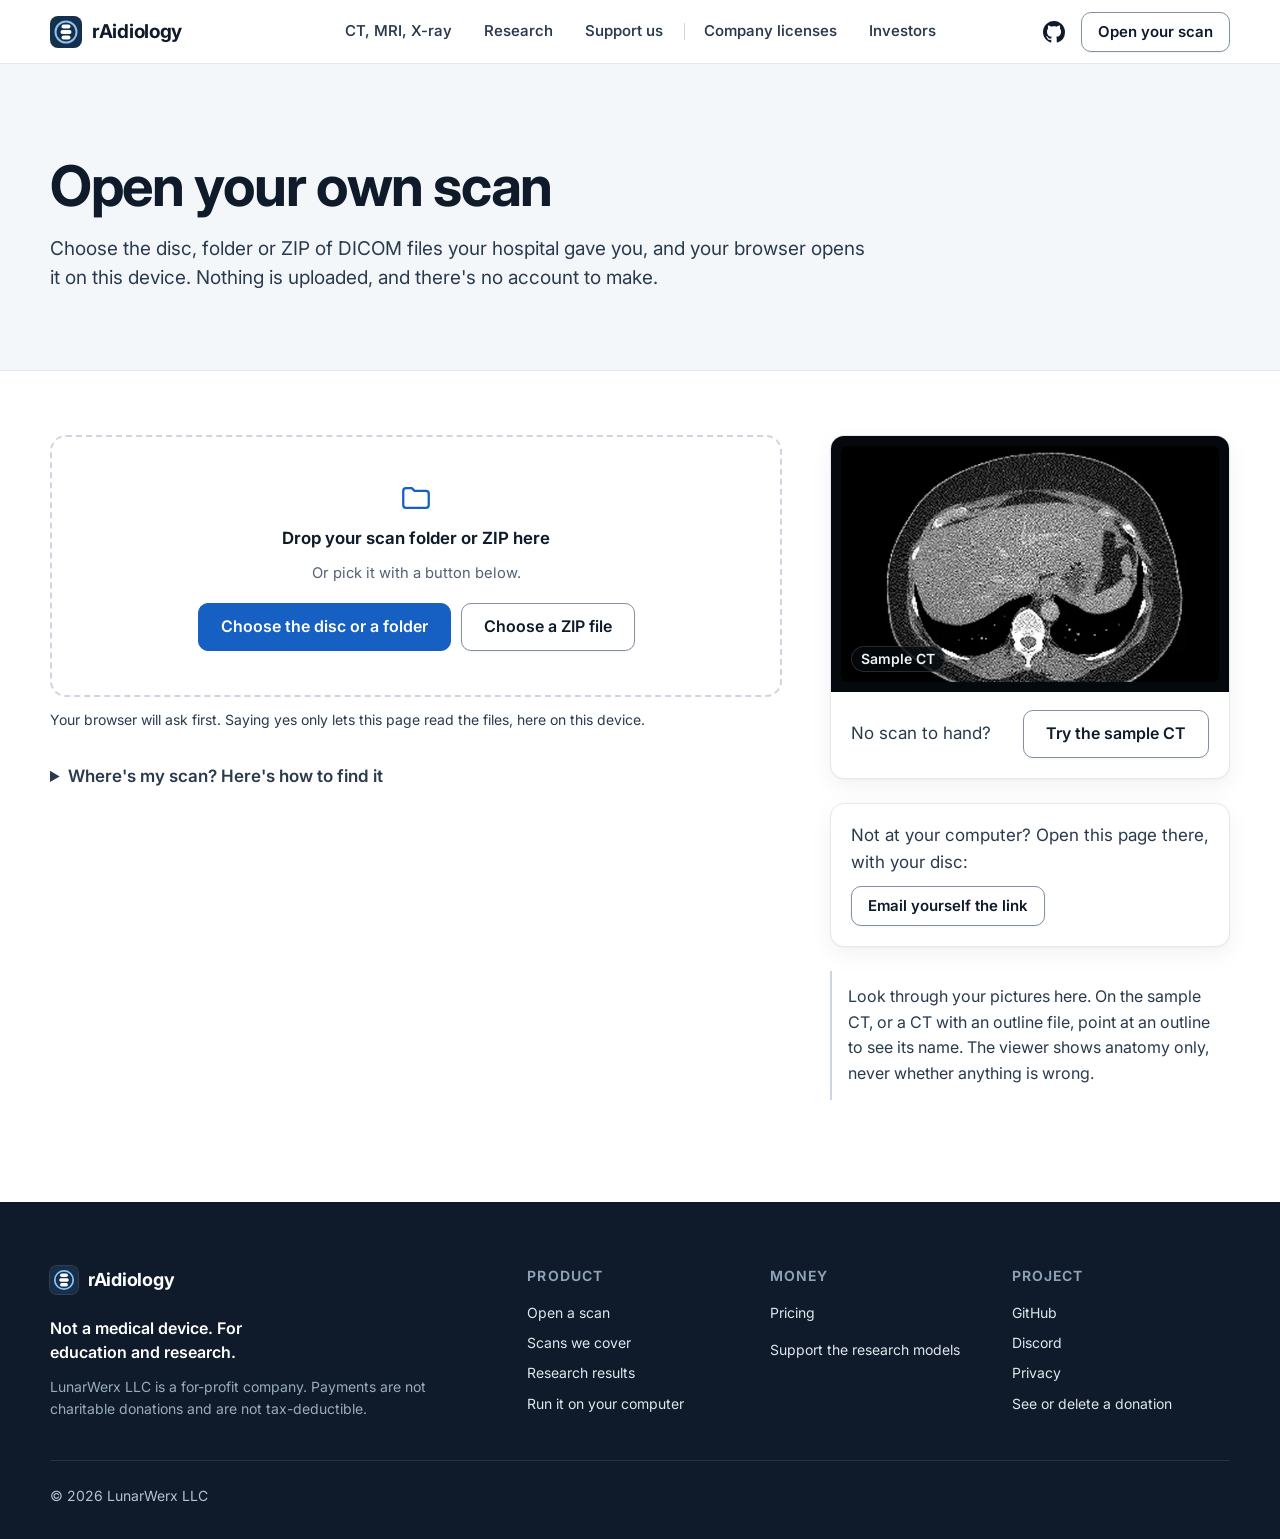
<file: site/open.html>
<!doctype html>
<html lang="en">
<head>
  <meta charset="utf-8">
  <meta name="viewport" content="width=device-width, initial-scale=1, viewport-fit=cover">
  <title>rAidiology · Open your own scan</title>
  <meta name="description" content="Look through the disc or ZIP your hospital gave you, right in your browser. The scan stays on your device.">
  <meta property="og:title" content="rAidiology · Open your own scan">
  <meta property="og:description" content="Look through the disc or ZIP your hospital gave you, right in your browser. The scan stays on your device.">
  <meta property="og:type" content="website">
  <meta property="og:image" content="https://raw.githubusercontent.com/LunarWerxs/rAidiology/main/site/img/og.png">
  <meta name="twitter:card" content="summary_large_image">
  <link rel="icon" type="image/svg+xml" href="img/favicon.svg">
  <link rel="apple-touch-icon" href="img/apple-touch-icon.png">
  <meta name="theme-color" content="#ffffff">
  <link rel="preload" href="fonts/Inter-Variable.woff2" as="font" type="font/woff2" crossorigin>
  <script>if (new URLSearchParams(location.search).has('sample')) {
    const h = document.documentElement;
    h.classList.add('is-sample');
    // If the viewer's scripts never start (a failed download), give the ordinary page back, with its sample button.
    setTimeout(() => { if (!h.classList.contains('sample-started')) h.classList.remove('is-sample'); }, 10000);
  }</script>
  <link rel="stylesheet" href="css/brand.css">
  <link rel="stylesheet" href="css/open.css">
  <link rel="stylesheet" href="css/pages.css">
  <script defer src="js/nav.js"></script>
  <script type="module" src="js/open/viewer.js"></script>
  <script type="module" src="js/open/sample.js"></script>
  <link rel="manifest" href="manifest.webmanifest">
  <meta name="mobile-web-app-capable" content="yes">
  <meta name="apple-mobile-web-app-capable" content="yes">
  <script type="module" src="js/install.js"></script>
</head>
<body>
  <a class="skip" href="#main">Skip to the content</a>
  <header class="site-head">
    <div class="site-head-in">
      <a class="brand" href="index.html" aria-label="rAidiology home"><img src="img/logo.svg" width="32" height="32" alt=""><span class="brand-name">rAidiology</span></a>
      <nav id="site-nav" class="site-nav" aria-label="Main">
        <a class="nav-home" href="index.html">Home</a>
        <a aria-current="page" class="nav-home" href="open.html?sample=1">Sample scan</a>
        <a href="index.html#scans"><span class="nav-long">CT, MRI, X-ray</span><span class="nav-short">Scans</span></a>
        <a href="models.html">Research</a>
        <a href="support.html">Support us</a>
        <span class="nav-group">For companies</span>
        <a class="nav-biz" href="pricing.html"><span class="nav-long">Company licenses</span><span class="nav-short">Licenses</span></a>
        <a href="support.html#invest">Investors</a>
        <a class="nav-extra" href="https://github.com/LunarWerxs/rAidiology">GitHub</a>
        <a class="nav-extra" href="https://lunarwerx.com/discord/raidiology">Discord</a>
      </nav>
      <div class="head-actions">
        <a class="gh-link" href="https://github.com/LunarWerxs/rAidiology" aria-label="rAidiology on GitHub"><svg viewBox="0 0 16 16" aria-hidden="true" focusable="false"><path fill="currentColor" d="M8 0C3.58 0 0 3.58 0 8c0 3.54 2.29 6.53 5.47 7.59.4.07.55-.17.55-.38 0-.19-.01-.82-.01-1.49-2.01.37-2.53-.49-2.69-.94-.09-.23-.48-.94-.82-1.13-.28-.15-.68-.52-.01-.53.63-.01 1.08.58 1.23.82.72 1.21 1.87.87 2.33.66.07-.52.28-.87.51-1.07-1.78-.2-3.64-.89-3.64-3.95 0-.87.31-1.59.82-2.15-.08-.2-.36-1.02.08-2.12 0 0 .67-.21 2.2.82.64-.18 1.32-.27 2-.27.68 0 1.36.09 2 .27 1.53-1.04 2.2-.82 2.2-.82.44 1.1.16 1.92.08 2.12.51.56.82 1.27.82 2.15 0 3.07-1.87 3.75-3.65 3.95.29.25.54.73.54 1.48 0 1.07-.01 1.93-.01 2.2 0 .21.15.46.55.38A8.013 8.013 0 0016 8c0-4.42-3.58-8-8-8z"/></svg></a>
        <a class="btn small" href="open.html" aria-current="page">Open your scan</a>
        <button class="menu-btn" type="button" aria-expanded="false" aria-controls="site-nav" aria-label="Menu"><svg class="i-menu" viewBox="0 0 24 24" aria-hidden="true" focusable="false"><path d="M4 7h16M4 12h16M4 17h16" fill="none" stroke="currentColor" stroke-width="2" stroke-linecap="round"/></svg><svg class="i-close" viewBox="0 0 24 24" aria-hidden="true" focusable="false"><path d="M6 6l12 12M18 6L6 18" fill="none" stroke="currentColor" stroke-width="2" stroke-linecap="round"/></svg></button>
      </div>
    </div>
  </header>
  <div class="start-over-row"><button class="btn quiet small" type="button" id="start-over" hidden>Open your scan</button></div>

  <main id="main">
    <section id="sample-loading" class="pane sample-loading" aria-labelledby="sample-loading-h">
      <h1 id="sample-loading-h">Opening the sample CT</h1>
      <div class="sample-ph" aria-hidden="true"></div>
      <div class="sample-bar">
        <p role="status">Loading the slices. They stay in this tab.</p>
        <div class="track" id="sample-track" role="progressbar" aria-label="Loading the sample CT" aria-valuemin="0" aria-valuemax="100"><div class="fill" id="sample-fill"></div></div>
      </div>
    </section>

    <section id="intake" class="pane intake">
      <div class="page-head">
        <div class="wrap">
          <h1>Open your own scan</h1>
          <p class="lede">Choose the disc, folder or ZIP of DICOM files your hospital gave you, and your browser opens it on this device. Nothing is uploaded, and there's no account to make.</p>
        </div>
      </div>
      <div class="wrap intake-body">
        <div class="intake-main">
          <div class="drop" id="drop" tabindex="0" role="button" aria-describedby="drop-help">
            <svg viewBox="0 0 24 24" aria-hidden="true" class="drop-icon"><path d="M3 7a2 2 0 0 1 2-2h4l2 2h8a2 2 0 0 1 2 2v8a2 2 0 0 1-2 2H5a2 2 0 0 1-2-2z"/></svg>
            <strong>Drop your scan folder or ZIP here</strong>
            <span id="drop-help">Or pick it with a button below.</span>
            <div class="pickers">
              <button class="btn" type="button" id="pick-folder">Choose the disc or a folder</button>
              <button class="btn quiet" type="button" id="pick-zip">Choose a ZIP file</button>
            </div>
          </div>
          <p class="fine browser-asks">Your browser will ask first.
            Saying yes only lets this page read the files, here on this device.</p>
          <details class="help">
            <summary>Where's my scan? Here's how to find it</summary>
            <ol>
              <li>Put the hospital's CD or DVD in this computer. A phone can't read a disc.</li>
              <li>Press <strong>Choose the disc or a folder</strong>, above.</li>
              <li>In the window that opens, click the disc. It's often called D: or E:, or has the
                hospital's name. Then press the button at the bottom of that window.</li>
              <li class="browser-asks">Your browser will ask whether this page may read the files. Say yes.
                They stay on this computer.</li>
            </ol>
            <p>Got a ZIP from a patient portal instead? Press <strong>Choose a ZIP file</strong> and
              pick it from your downloads.</p>
            <p><strong>To check, turn off Wi-Fi and open your scan.</strong> It
              still works, because your browser reads it on this device.</p>
          </details>
          <div class="progress" id="progress" hidden role="status" aria-live="polite">
            <p id="progress-text">Reading&hellip;</p>
            <div class="track"><div class="fill" id="progress-fill"></div></div>
            <button class="btn quiet small" type="button" id="cancel">Stop</button>
          </div>
        </div>
        <div class="intake-side">
          <div class="card sample-card">
            <figure class="lightbox">
              <img src="img/sample-slice.webp" width="560" height="560" alt="A slice across the upper belly, from the sample CT." loading="lazy">
              <figcaption class="pic-chip">Sample CT</figcaption>
            </figure>
            <p class="try">No scan to hand? <button class="btn quiet" type="button" id="pick-sample">Try the sample CT</button></p>
          </div>
          <div class="card send-card">
            <p class="try">Not at your computer? Open this page there, with your disc:
              <!--email_off--><a class="btn quiet small" id="send-self" href="mailto:">Email yourself the link</a><!--/email_off--></p>
          </div>
          <p class="aside">Look through your pictures here. On the sample CT, or a CT with an outline file, <span class="on-touch">tap</span><span class="on-mouse">point at</span>
            an outline to see its name. The viewer shows anatomy only, never whether anything is wrong.</p>
        </div>
      </div>
    </section>

    <section id="series" class="pane" hidden aria-labelledby="series-h">
      <h2 id="series-h">What's on your disc</h2>
      <p class="fine" id="series-summary"></p>
      <p class="fine" id="sample-credit" hidden></p>
      <p class="fine">Pick a set below to look through it.</p>
      <div class="cards" id="series-cards"></div>

      <details class="reading" id="reading-box" hidden>
        <summary>Anatomy outlines made on your computer</summary>
        <p class="fine">If you ran our CT organ outliner on your computer, it saved a small file ending in <code>.raidiology.json.gz</code>.
          Add that outline file here to see the organs and bones named on your CT. It shows anatomy only, never whether anything is wrong.</p>
        <p class="fine">The file holds no name, patient number or date of birth, and it never leaves
          this tab.</p>
        <div class="drop small" id="reading-drop" tabindex="0" role="button">
          <strong>Drop the file here</strong>
          <span>or <button class="btn quiet small" type="button" id="pick-reading">Choose the file</button></span>
        </div>
        <div id="reading-out" hidden></div>
      </details>
    </section>

    <section id="viewer" class="pane viewer" hidden aria-labelledby="viewer-h">
      <div class="viewer-head">
        <a class="home-btn" href="index.html">Home</a>
        <h2 id="viewer-h"></h2>
      </div>
      <div class="stage-wrap">
      <div class="pic-pin">
      <div class="stage" id="stage">
        <canvas id="canvas" aria-label="A slice from the set you chose. Swipe up or down to step through the slices, or sideways to change the brightness."></canvas>
        <div class="hud" id="hud" aria-live="off"></div>
        <span class="edge edge-top" id="edge-top" hidden></span>
        <span class="edge edge-bottom" id="edge-bottom" hidden></span>
        <span class="edge edge-left" id="edge-left" hidden></span>
        <span class="edge edge-right" id="edge-right" hidden></span>
        <div class="scalebar" id="scalebar" hidden><span id="scalebar-label">1 cm</span></div>
        <div class="stage-status" id="stage-status" hidden role="status" aria-live="polite"><span class="spinner" aria-hidden="true"></span>Adding the outlines…</div>
      </div>
      <div class="stage-caption" id="stage-caption" hidden><div class="name-tip" id="name-tip" hidden role="status"></div><p class="caption-empty"><span class="on-touch">Tap an outline to see its name here.</span><span class="on-mouse">Point at an outline to see its name here.</span><span class="when-off">The outlines are switched off.</span></p></div>
      <div class="pic-controls">
        <div class="controls slice-bar">
          <button class="btn quiet step-btn step-prev" type="button" id="prev-picture" aria-label="Previous slice">Previous</button>
          <label class="slider"><span class="lbl">Slice</span> <input type="range" id="slice" min="0" max="0" value="0" aria-label="Slice"></label>
          <button class="btn step-btn step-next" type="button" id="next-picture" aria-label="Next slice">Next</button>
        </div>
        <p class="hint-chip" id="hint-chip" hidden><span class="on-touch">Swipe up or down</span><span class="on-mouse">Drag or use the arrow keys</span> to step. <span class="on-touch">Pinch</span><span class="on-mouse">Scroll</span> to zoom.</p>
      </div>
      </div>
      <div class="stage-tools">
        <p class="hint-chip hint-side" id="hint-chip-side" hidden><span class="on-touch">Swipe up or down</span><span class="on-mouse">Drag or use the arrow keys</span> to step. <span class="on-touch">Pinch</span><span class="on-mouse">Scroll</span> to zoom.</p>
      </div>
      <div class="viewer-foot">
        <button class="back-link" type="button" id="back">Open your scan</button>
      </div>
      </div>
      <div class="outline-tools" id="outline-tools" hidden>
        <button class="outline-switch" type="button" id="toggle-marks" role="switch" aria-checked="true"><span class="switch-track" aria-hidden="true"></span><span class="switch-label">Show the outlines</span></button>
        <a class="how-link" href="models.html#ct-segmenter"><svg viewBox="0 0 20 20" aria-hidden="true" focusable="false"><circle cx="10" cy="10" r="8.4" fill="none" stroke="currentColor" stroke-width="1.6"/><path d="M10 9v5.2" stroke="currentColor" stroke-width="1.8" stroke-linecap="round"/><circle cx="10" cy="6" r="1.15" fill="currentColor"/></svg><span>How these outlines are made</span></a>
      </div>
      <div class="finding" id="finding" hidden></div>
      <details class="adjust">
        <summary>Brightness and contrast</summary>
        <div class="controls">
          <label class="slider">Brightness <input type="range" id="centre" min="0" max="1000" value="500"></label>
          <label class="slider">Contrast <input type="range" id="width" min="1" max="1000" value="500"></label>
          <button class="btn quiet small" type="button" id="reset-window">Reset brightness</button>
        </div>
      </details>
      <p class="what" id="what" hidden></p>
      <details class="about-sample" id="sample-reading-about" hidden>
        <summary>About the sample CT</summary>
        <p class="fine" id="about-credit"></p>
        <p class="fine">Our CT organ outliner drew these outlines on the sample. Your own CT
          opens here as plain slices, with nothing to install.</p>
        <p class="fine">Want outlines on your CT too? After a one-time setup, an AI assistant such as Claude or ChatGPT can add them on your computer.</p>
      </details>
      <div class="card next-step" id="sample-next" hidden>
        <a class="btn quiet" href="open.html">Open your own scan</a>
        <p class="fine">It's free because it runs on your device. <a class="text-link support-link" href="support.html">Support the research models</a></p>
      </div>
      <div class="footnote" id="viewer-footnote">
        <p class="fine caption" id="outline-caption" hidden>Outlines drawn by our CT organ outliner, a research model.</p>
        <p class="fine" id="viewer-credit" hidden></p>
      </div>
    </section>

    <section id="problems" class="pane" hidden aria-labelledby="problems-h">
      <h2 id="problems-h">What didn't open</h2>
      <ul id="problems-list" class="plain"></ul>
    </section>

    <section id="donate-offer" class="pane" hidden>
      <h2>Want to help train rAidiology?</h2>
      <p class="fine">You can donate this scan to the research. Your browser first removes anything that could identify you, and nothing leaves your device until you've seen it all and said yes.</p>
      <button class="btn" type="button" id="donate-start">Donate this scan</button>
    </section>

    <section id="donate" class="pane" hidden aria-labelledby="donate-h"></section>
  </main>

  <footer class="site-foot">
    <div class="site-foot-in">
      <div>
        <a class="brand" href="index.html"><img src="img/logo.svg" width="28" height="28" alt=""><span class="brand-name">rAidiology</span></a>
        <p class="disclaim">Not a medical device. For education and research.</p>
        <p class="foot-legal">LunarWerx LLC is a for-profit company. Payments are not charitable donations and are not tax-deductible.</p>
      </div>
      <nav class="foot-cols" aria-label="Footer">
        <div><h2>Product</h2><ul><li><a href="open.html">Open a scan</a></li><li><a href="index.html#scans">Scans we cover</a></li><li><a href="models.html">Research results</a></li><li><a href="run.html">Run it on your computer</a></li></ul></div>
        <div><h2>Money</h2><ul><li><a href="pricing.html">Pricing</a></li><li><a href="support.html">Support the research models</a></li></ul></div>
        <div><h2>Project</h2><ul><li><a href="https://github.com/LunarWerxs/rAidiology">GitHub</a></li><li><a href="https://lunarwerx.com/discord/raidiology">Discord</a></li><li><a href="health-data-privacy.html">Privacy</a></li><li><a href="donation.html">See or delete a donation</a></li></ul></div>
      </nav>
      <div class="foot-base">
        <p>&copy; 2026 LunarWerx LLC</p>
      </div>
    </div>
  </footer>

  <noscript><div class="pane"><p>The viewer needs JavaScript, because the whole point is that your
    browser reads the scan, not a server.</p></div></noscript>
</body>
</html>
</file>
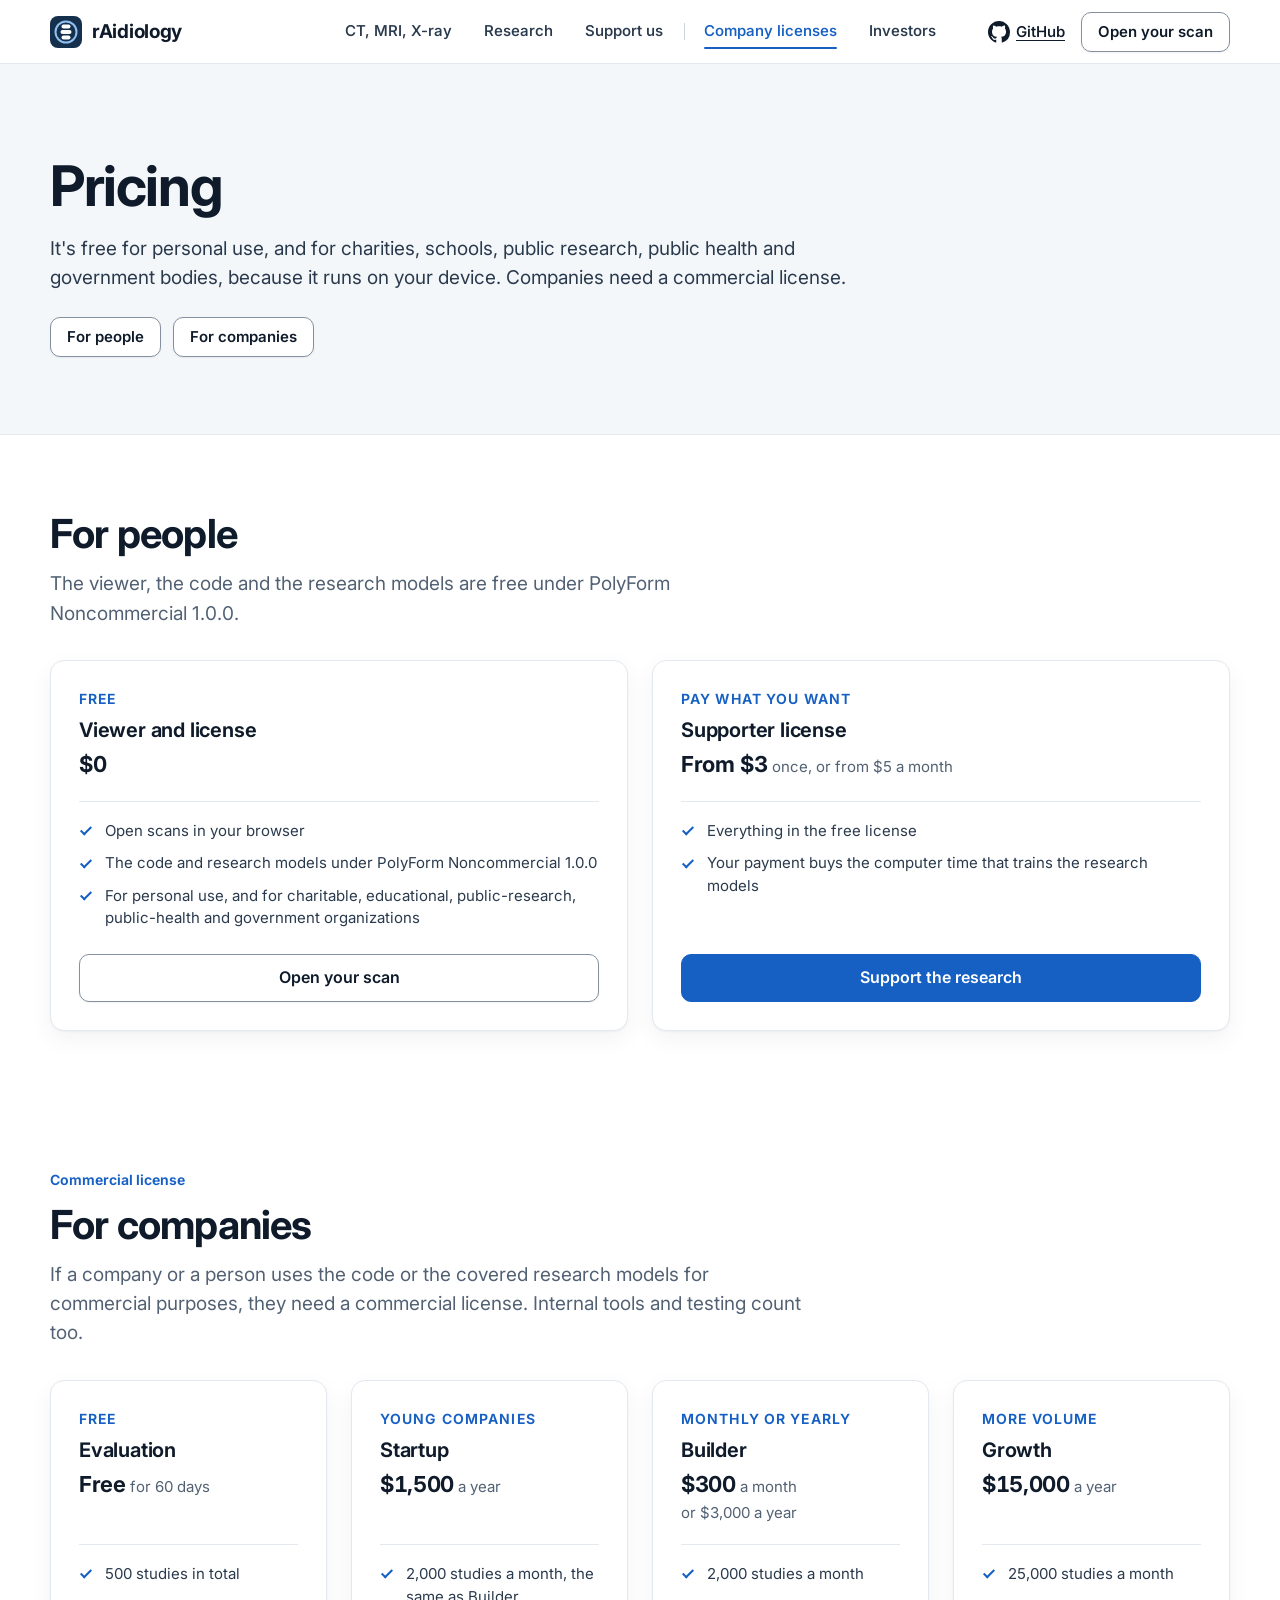
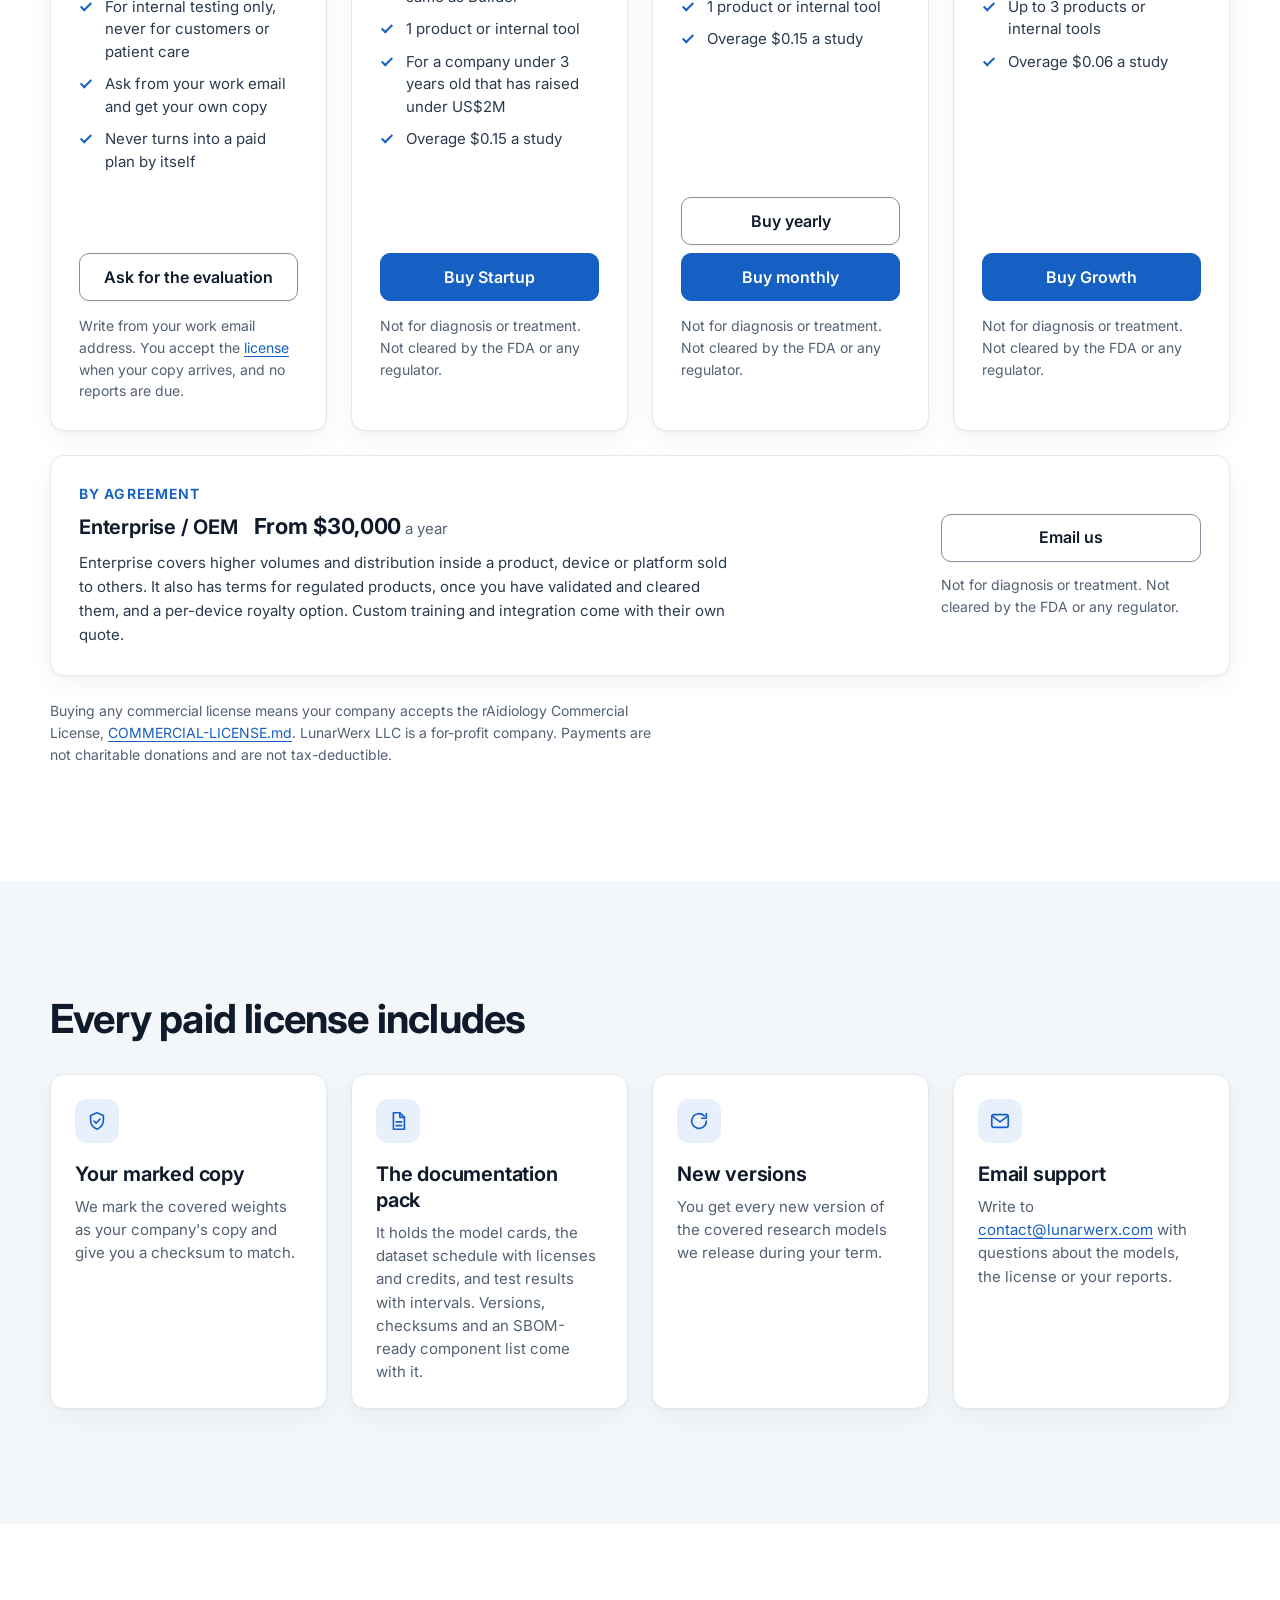
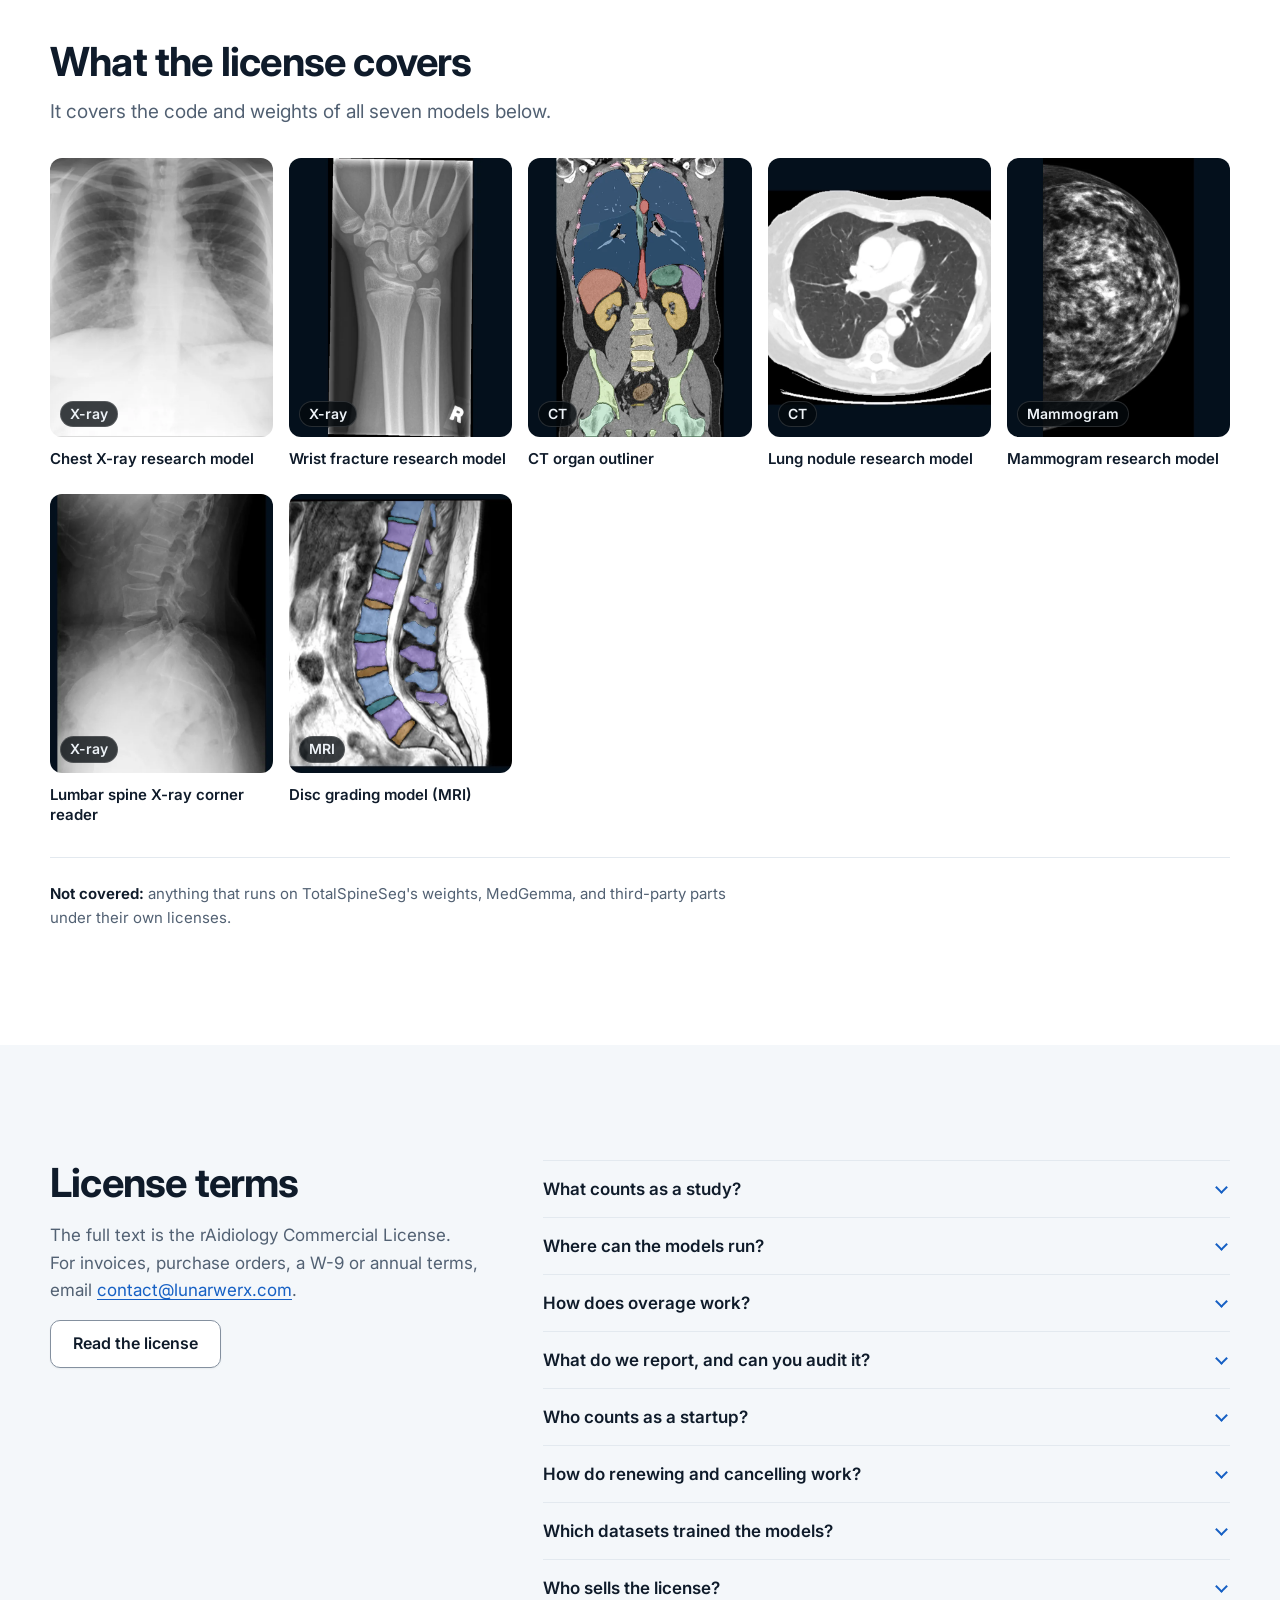
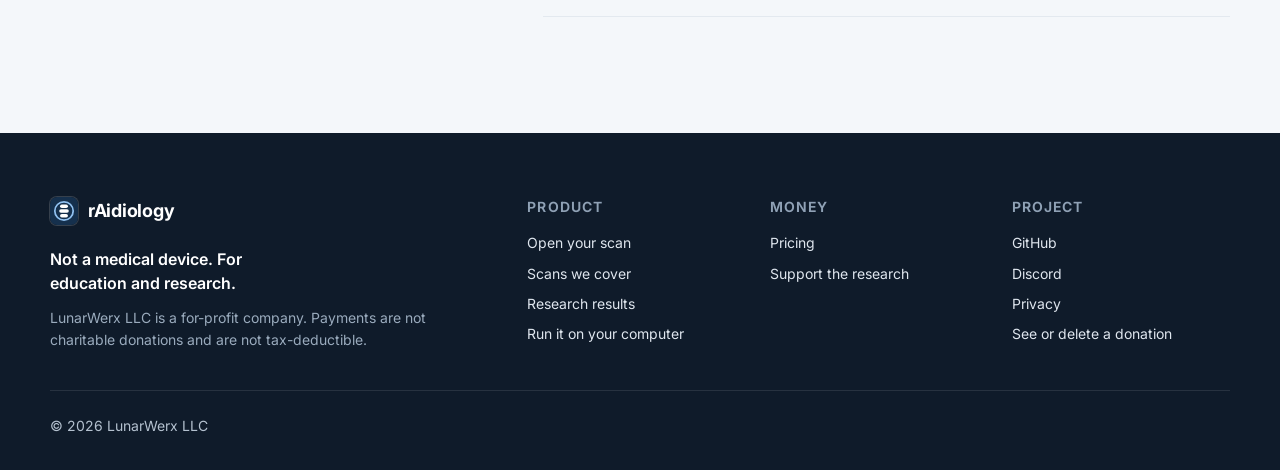
<file: site/pricing.html>
<!doctype html>
<html lang="en">
<head>
  <meta charset="utf-8">
  <meta name="viewport" content="width=device-width, initial-scale=1, viewport-fit=cover">
  <title>rAidiology · Pricing</title>
  <meta name="description" content="Pricing for rAidiology: free for personal use, a supporter license, and commercial license tiers for companies.">
  <meta property="og:title" content="rAidiology · Pricing">
  <meta property="og:description" content="Pricing for rAidiology: free for personal use, a supporter license, and commercial license tiers for companies.">
  <meta property="og:type" content="website">
  <link rel="icon" type="image/svg+xml" href="img/favicon.svg">
  <link rel="apple-touch-icon" href="img/apple-touch-icon.png">
  <meta name="theme-color" content="#ffffff">
  <link rel="preload" href="fonts/Inter-Variable.woff2" as="font" type="font/woff2" crossorigin>
  <link rel="stylesheet" href="css/brand.css">
  <link rel="stylesheet" href="css/money.css">
  <script defer src="js/nav.js"></script>
  <link rel="manifest" href="manifest.webmanifest">
  <meta name="mobile-web-app-capable" content="yes">
  <meta name="apple-mobile-web-app-capable" content="yes">
  <script type="module" src="js/install.js"></script>
</head>
<body>
  <a class="skip" href="#main">Skip to the content</a>
  <header class="site-head">
    <div class="site-head-in">
      <a class="brand" href="index.html" aria-label="rAidiology home"><img src="img/logo.svg" width="32" height="32" alt=""><span class="brand-name">rAidiology</span></a>
      <nav id="site-nav" class="site-nav" aria-label="Main">
        <a class="nav-home" href="index.html">Home</a>
        <a class="nav-home" href="open.html?sample=1">Sample scan</a>
        <a href="index.html#scans"><span class="nav-long">CT, MRI, X-ray</span><span class="nav-short">Scans</span></a>
        <a href="models.html">Research</a>
        <a href="support.html">Support us</a>
        <span class="nav-group">For companies</span>
        <a class="nav-biz" aria-current="page" href="pricing.html"><span class="nav-long">Company licenses</span><span class="nav-short">Licenses</span></a>
        <a href="support.html#invest">Investors</a>
        <a class="nav-extra" href="https://github.com/LunarWerxs/rAidiology">GitHub</a>
        <a class="nav-extra" href="https://lunarwerx.com/discord/raidiology">Discord</a>
      </nav>
      <div class="head-actions">
        <a class="gh-link" href="https://github.com/LunarWerxs/rAidiology" aria-label="rAidiology on GitHub"><svg viewBox="0 0 16 16" aria-hidden="true" focusable="false"><path fill="currentColor" d="M8 0C3.58 0 0 3.58 0 8c0 3.54 2.29 6.53 5.47 7.59.4.07.55-.17.55-.38 0-.19-.01-.82-.01-1.49-2.01.37-2.53-.49-2.69-.94-.09-.23-.48-.94-.82-1.13-.28-.15-.68-.52-.01-.53.63-.01 1.08.58 1.23.82.72 1.21 1.87.87 2.33.66.07-.52.28-.87.51-1.07-1.78-.2-3.64-.89-3.64-3.95 0-.87.31-1.59.82-2.15-.08-.2-.36-1.02.08-2.12 0 0 .67-.21 2.2.82.64-.18 1.32-.27 2-.27.68 0 1.36.09 2 .27 1.53-1.04 2.2-.82 2.2-.82.44 1.1.16 1.92.08 2.12.51.56.82 1.27.82 2.15 0 3.07-1.87 3.75-3.65 3.95.29.25.54.73.54 1.48 0 1.07-.01 1.93-.01 2.2 0 .21.15.46.55.38A8.013 8.013 0 0016 8c0-4.42-3.58-8-8-8z"/></svg><span class="gh-text">GitHub</span></a>
        <a class="btn small" href="open.html">Open your scan</a>
        <button class="menu-btn" type="button" aria-expanded="false" aria-controls="site-nav" aria-label="Menu"><svg class="i-menu" viewBox="0 0 24 24" aria-hidden="true" focusable="false"><path d="M4 7h16M4 12h16M4 17h16" fill="none" stroke="currentColor" stroke-width="2" stroke-linecap="round"/></svg><svg class="i-close" viewBox="0 0 24 24" aria-hidden="true" focusable="false"><path d="M6 6l12 12M18 6L6 18" fill="none" stroke="currentColor" stroke-width="2" stroke-linecap="round"/></svg></button>
      </div>
    </div>
  </header>

  <main id="main">
    <section class="page-head">
      <div class="wrap">
        <h1>Pricing</h1>
        <p class="lede">It's free for personal use, and for charities, schools, public research, public health and government bodies, because it runs on your device. Companies need a commercial license.</p>
        <div class="actions jump">
          <a class="btn secondary small" href="#people">For people</a>
          <a class="btn secondary small" href="#companies">For companies</a>
        </div>
      </div>
    </section>

    <section class="sec" id="people" aria-labelledby="people-h">
      <div class="wrap">
        <div class="sec-head">
          <h2 id="people-h">For people</h2>
          <p>The viewer, the code and the research models are free under PolyForm Noncommercial 1.0.0.</p>
        </div>
        <ul class="card-grid two-up plans">
          <li class="card plan">
            <p class="tag">Free</p>
            <h3>Viewer and license</h3>
            <p class="price"><span class="amt">$0</span></p>
            <ul class="ticks">
              <li>Open scans in your browser</li>
              <li>The code and research models under PolyForm Noncommercial 1.0.0</li>
              <li>For personal use, and for charitable, educational, public-research, public-health and government organizations</li>
            </ul>
            <div class="plan-cta"><a class="btn secondary" href="open.html">Open your scan</a></div>
          </li>
          <li class="card plan">
            <p class="tag">Pay what you want</p>
            <h3>Supporter license</h3>
            <p class="price"><span class="amt">From $3</span> <span>once, or from $5 a month</span></p>
            <ul class="ticks">
              <li>Everything in the free license</li>
              <li>Your payment buys the computer time that trains the research models</li>
            </ul>
            <div class="plan-cta"><a class="btn" href="support.html">Support the research</a></div>
          </li>
        </ul>
      </div>
    </section>

    <section class="sec" id="companies" aria-labelledby="com-h">
      <div class="wrap">
        <div class="sec-head">
          <p class="eyebrow">Commercial license</p>
          <h2 id="com-h">For companies</h2>
          <p>If a company or a person uses the code or the covered research models for commercial purposes, they need a commercial license. Internal tools and testing count too.</p>
        </div>
        <ul class="card-grid four-up plans r6">
          <li class="card plan">
            <p class="tag">Free</p>
            <h3>Evaluation</h3>
            <p class="price"><span class="amt">Free</span> <span>for 60 days</span></p>
            <ul class="ticks">
              <li>500 studies in total</li>
              <li>For internal testing only, never for customers or patient care</li>
              <li>Ask from your work email and get your own copy</li>
              <li>Never turns into a paid plan by itself</li>
            </ul>
            <div class="plan-cta"><a class="btn secondary" href="mailto:contact@lunarwerx.com?subject=rAidiology%20evaluation%20request">Ask for the evaluation</a></div>
            <p class="fine">Write from your work email address. You accept the <a href="https://github.com/LunarWerxs/rAidiology/blob/main/COMMERCIAL-LICENSE.md">license</a> when your copy arrives, and no reports are due.</p>
          </li>
          <li class="card plan">
            <p class="tag">Young companies</p>
            <h3>Startup</h3>
            <p class="price"><span class="amt">$1,500</span> <span>a year</span></p>
            <ul class="ticks">
              <li>2,000 studies a month, the same as Builder</li>
              <li>1 product or internal tool</li>
              <li>For a company under 3 years old that has raised under US$2M</li>
              <li>Overage $0.15 a study</li>
            </ul>
            <div class="plan-cta"><a class="btn" href="https://buy.stripe.com/00w8wPgF1afmf9cftJ9Zm06">Buy Startup</a></div>
            <p class="fine">Not for diagnosis or treatment. Not cleared by the FDA or any regulator.</p>
          </li>
          <li class="card plan">
            <p class="tag">Monthly or yearly</p>
            <h3>Builder</h3>
            <p class="price"><span class="amt">$300</span> <span>a month</span><span class="alt">or $3,000 a year</span></p>
            <ul class="ticks">
              <li>2,000 studies a month</li>
              <li>1 product or internal tool</li>
              <li>Overage $0.15 a study</li>
            </ul>
            <div class="plan-cta">
              <a class="btn secondary" href="https://buy.stripe.com/6oU28rewTafm7GK6Xd9Zm05" aria-label="Buy Builder yearly, $3,000 a year">Buy yearly</a>
              <a class="btn" href="https://buy.stripe.com/bJe6oH74rbjqe580yP9Zm04" aria-label="Buy Builder monthly, $300 a month">Buy monthly</a>
            </div>
            <p class="fine">Not for diagnosis or treatment. Not cleared by the FDA or any regulator.</p>
          </li>
          <li class="card plan">
            <p class="tag">More volume</p>
            <h3>Growth</h3>
            <p class="price"><span class="amt">$15,000</span> <span>a year</span></p>
            <ul class="ticks">
              <li>25,000 studies a month</li>
              <li>Up to 3 products or internal tools</li>
              <li>Overage $0.06 a study</li>
            </ul>
            <div class="plan-cta"><a class="btn" href="https://buy.stripe.com/00wcN54Wj4V20eiepF9Zm07">Buy Growth</a></div>
            <p class="fine">Not for diagnosis or treatment. Not cleared by the FDA or any regulator.</p>
          </li>
        </ul>
        <div class="card plan-wide">
          <div class="pw-main">
            <p class="tag">By agreement</p>
            <div class="pw-title"><h3>Enterprise / OEM</h3><p class="price"><span class="amt">From $30,000</span> <span>a year</span></p></div>
            <p>Enterprise covers higher volumes and distribution inside a product, device or platform sold to others. It also has terms for regulated products, once you have validated and cleared them, and a per-device royalty option. Custom training and integration come with their own quote.</p>
          </div>
          <div class="pw-cta">
            <a class="btn secondary" href="mailto:contact@lunarwerx.com?subject=rAidiology%20Enterprise%20licence">Email us</a>
            <p class="fine">Not for diagnosis or treatment. Not cleared by the FDA or any regulator.</p>
          </div>
        </div>
        <p class="fine plans-note">Buying any commercial license means your company accepts the rAidiology Commercial License, <a href="https://github.com/LunarWerxs/rAidiology/blob/main/COMMERCIAL-LICENSE.md">COMMERCIAL-LICENSE.md</a>. LunarWerx LLC is a for-profit company. Payments are not charitable donations and are not tax-deductible.</p>
      </div>
    </section>

    <section class="sec soft" aria-labelledby="inc-h">
      <div class="wrap">
        <div class="sec-head"><h2 id="inc-h">Every paid license includes</h2></div>
        <ul class="card-grid four-up included">
          <li class="card">
            <span class="inc-ic" aria-hidden="true"><svg viewBox="0 0 24 24"><path d="M12 3l7 3v5c0 4.4-3 8.3-7 10-4-1.7-7-5.6-7-10V6l7-3z" fill="none" stroke="currentColor" stroke-width="1.8" stroke-linejoin="round"/><path d="M8.8 12.2l2.2 2.2 4.2-4.4" fill="none" stroke="currentColor" stroke-width="1.8" stroke-linecap="round" stroke-linejoin="round"/></svg></span>
            <h3>Your marked copy</h3>
            <p>We mark the covered weights as your company's copy and give you a checksum to match.</p>
          </li>
          <li class="card">
            <span class="inc-ic" aria-hidden="true"><svg viewBox="0 0 24 24"><path d="M7 3h7l5 5v13H7z" fill="none" stroke="currentColor" stroke-width="1.8" stroke-linejoin="round"/><path d="M14 3v5h5M10 13h6M10 17h6" fill="none" stroke="currentColor" stroke-width="1.8" stroke-linecap="round" stroke-linejoin="round"/></svg></span>
            <h3>The documentation pack</h3>
            <p>It holds the model cards, the dataset schedule with licenses and credits, and test results with intervals. Versions, checksums and an SBOM-ready component list come with it.</p>
          </li>
          <li class="card">
            <span class="inc-ic" aria-hidden="true"><svg viewBox="0 0 24 24"><path d="M20 12a8 8 0 1 1-2.3-5.6M20 4v5h-5" fill="none" stroke="currentColor" stroke-width="1.8" stroke-linecap="round" stroke-linejoin="round"/></svg></span>
            <h3>New versions</h3>
            <p>You get every new version of the covered research models we release during your term.</p>
          </li>
          <li class="card">
            <span class="inc-ic" aria-hidden="true"><svg viewBox="0 0 24 24"><rect x="3" y="5" width="18" height="14" rx="2" fill="none" stroke="currentColor" stroke-width="1.8"/><path d="M4 7l8 6 8-6" fill="none" stroke="currentColor" stroke-width="1.8" stroke-linecap="round" stroke-linejoin="round"/></svg></span>
            <h3>Email support</h3>
            <p>Write to <a href="mailto:contact@lunarwerx.com">contact@lunarwerx.com</a> with questions about the models, the license or your reports.</p>
          </li>
        </ul>
      </div>
    </section>

    <section class="sec" aria-labelledby="cov-h">
      <div class="wrap">
        <div class="sec-head">
          <h2 id="cov-h">What the license covers</h2>
          <p>It covers the code and weights of all seven models below.</p>
        </div>
        <ul class="covered">
          <li><figure class="tile"><img src="img/scans/xray-chest.webp" width="800" height="800" alt="Front-view chest X-ray showing both lungs, the heart and the ribs." loading="lazy"><figcaption>X-ray</figcaption></figure><p>Chest X-ray research model</p></li>
          <li><figure class="tile"><img src="img/scans/xray-wrist.webp" width="720" height="900" alt="X-ray of a child&#x27;s wrist and forearm bones." loading="lazy"><figcaption>X-ray</figcaption></figure><p>Wrist fracture research model</p></li>
          <li><figure class="tile"><img src="img/scans/ct-organs.webp" width="720" height="900" alt="Coronal CT slice through the chest and abdomen with the organs colored by name." loading="lazy"><figcaption>CT</figcaption></figure><p>CT organ outliner</p></li>
          <li><figure class="tile"><img src="img/scans/ct-lungs.webp" width="800" height="800" alt="CT slice across the chest in a lung window, showing both lungs and the heart." loading="lazy"><figcaption>CT</figcaption></figure><p>Lung nodule research model</p></li>
          <li><figure class="tile"><img src="img/scans/mammogram.webp" width="720" height="900" alt="Mammogram picture showing the tissue of one breast." loading="lazy"><figcaption>Mammogram</figcaption></figure><p>Mammogram research model</p></li>
          <li><figure class="tile"><img src="img/scans/xray-spine.webp" width="640" height="900" alt="Side X-ray of the lower spine, from a public dataset." loading="lazy"><figcaption>X-ray</figcaption></figure><p>Lumbar spine X-ray corner reader</p></li>
          <li><figure class="tile"><img src="img/scans/mri-spine.webp" width="640" height="900" alt="Side-on MRI of the lower spine with each vertebra and disc colored separately." loading="lazy"><figcaption>MRI</figcaption></figure><p>Disc grading model (MRI)</p></li>
        </ul>
        <div class="cov-note"><p><strong>Not covered:</strong> anything that runs on TotalSpineSeg's weights, MedGemma, and third-party parts under their own licenses.</p></div>
      </div>
    </section>

    <section class="sec soft" aria-labelledby="terms-h">
      <div class="wrap terms">
        <div class="terms-head">
          <h2 id="terms-h">License terms</h2>
          <p>The full text is the rAidiology Commercial License. For invoices, purchase orders, a W-9 or annual terms, email <a href="mailto:contact@lunarwerx.com">contact@lunarwerx.com</a>.</p>
          <div class="actions"><a class="btn secondary" href="https://github.com/LunarWerxs/rAidiology/blob/main/COMMERCIAL-LICENSE.md">Read the license</a></div>
        </div>
        <div class="faq">
          <details>
            <summary>What counts as a study?</summary>
            <p>A study is one patient's imaging exam, counted once per calendar month, no matter how many covered models or re-runs touch it. Public or benchmark datasets don't count, and neither do quality checks on your fixed test sets. If a model is built from a covered one, its outputs count when used in a product or service.</p>
          </details>
          <details>
            <summary>Where can the models run?</summary>
            <p>On Startup, Builder and Growth, you may use the covered models inside your products, including a hosted service or software you sell. The weights must stay on systems you control: your servers, cloud account and internal tools. Delivering the weights themselves to others (installed software, devices, scanners, PACS, platforms run by someone else) needs Enterprise / OEM.</p>
          </details>
          <details>
            <summary>How does overage work?</summary>
            <p>Past the monthly allowance, Startup and Builder pay $0.15 a study and Growth pays $0.06 a study. We bill it from your quarterly report. Overage is capped, so it never costs more in a quarter than moving up to the next tier would have. For Growth, it never goes over $7,500 a quarter.</p>
          </details>
          <details>
            <summary>What do we report, and can you audit it?</summary>
            <p>Each quarter you send a count-only report with no patient data, and you keep records for 2 years. There is at most one audit a year, with 30 days' notice. An independent accountant under a confidentiality agreement does it and looks only at the license records. If you under-reported by more than 5%, you pay the audit's reasonable cost and the unreported studies at the overage rate. Otherwise LunarWerx pays for it.</p>
          </details>
          <details>
            <summary>Who counts as a startup?</summary>
            <p>A startup is a company under 3 years from incorporation that has raised under US$2M of equity or convertible financing. Grants don't count. You self-certify when you buy and again at each renewal.</p>
          </details>
          <details>
            <summary>How do renewing and cancelling work?</summary>
            <p>Monthly and yearly licenses renew automatically until you cancel, at <a href="https://link.com">link.com</a> or by email. The license ends when the paid period ends, or if a fee stays unpaid 30 days after it is due.</p>
          </details>
          <details>
            <summary>Which datasets trained the models?</summary>
            <p>The dataset schedule lists every training dataset with its license and the credit it asks for. One chest X-ray pre-training set (BDCXR-3257) was downloaded under CC BY 4.0. The same download also carries a hospital Data Use Agreement that says non-commercial academic research only. LunarWerx follows the download record's license.</p>
          </details>
          <details>
            <summary>Who sells the license?</summary>
            <p>LunarWerx LLC, a Missouri for-profit company, is the licensor. Connections Global LLC sells the licenses as LunarWerx LLC's authorised reseller. Link, from Stripe, is the merchant of record. It takes the payment, so your card statement starts with LINK.COM. Checkout asks for your company's legal name, a billing address and, if you like, a tax ID.</p>
          </details>
        </div>
      </div>
    </section>
  </main>
  <footer class="site-foot">
    <div class="site-foot-in">
      <div>
        <a class="brand" href="index.html"><img src="img/logo.svg" width="28" height="28" alt=""><span class="brand-name">rAidiology</span></a>
        <p class="disclaim">Not a medical device. For education and research.</p>
        <p class="foot-legal">LunarWerx LLC is a for-profit company. Payments are not charitable donations and are not tax-deductible.</p>
      </div>
      <nav class="foot-cols" aria-label="Footer">
        <div><h2>Product</h2><ul><li><a href="open.html">Open your scan</a></li><li><a href="index.html#scans">Scans we cover</a></li><li><a href="models.html">Research results</a></li><li><a href="run.html">Run it on your computer</a></li></ul></div>
        <div><h2>Money</h2><ul><li><a href="pricing.html">Pricing</a></li><li><a href="support.html">Support the research</a></li></ul></div>
        <div><h2>Project</h2><ul><li><a href="https://github.com/LunarWerxs/rAidiology">GitHub</a></li><li><a href="https://lunarwerx.com/discord/raidiology">Discord</a></li><li><a href="health-data-privacy.html">Privacy</a></li><li><a href="donation.html">See or delete a donation</a></li></ul></div>
      </nav>
      <div class="foot-base">
        <p>&copy; 2026 LunarWerx LLC</p>
      </div>
    </div>
  </footer>
</body>
</html>
</file>
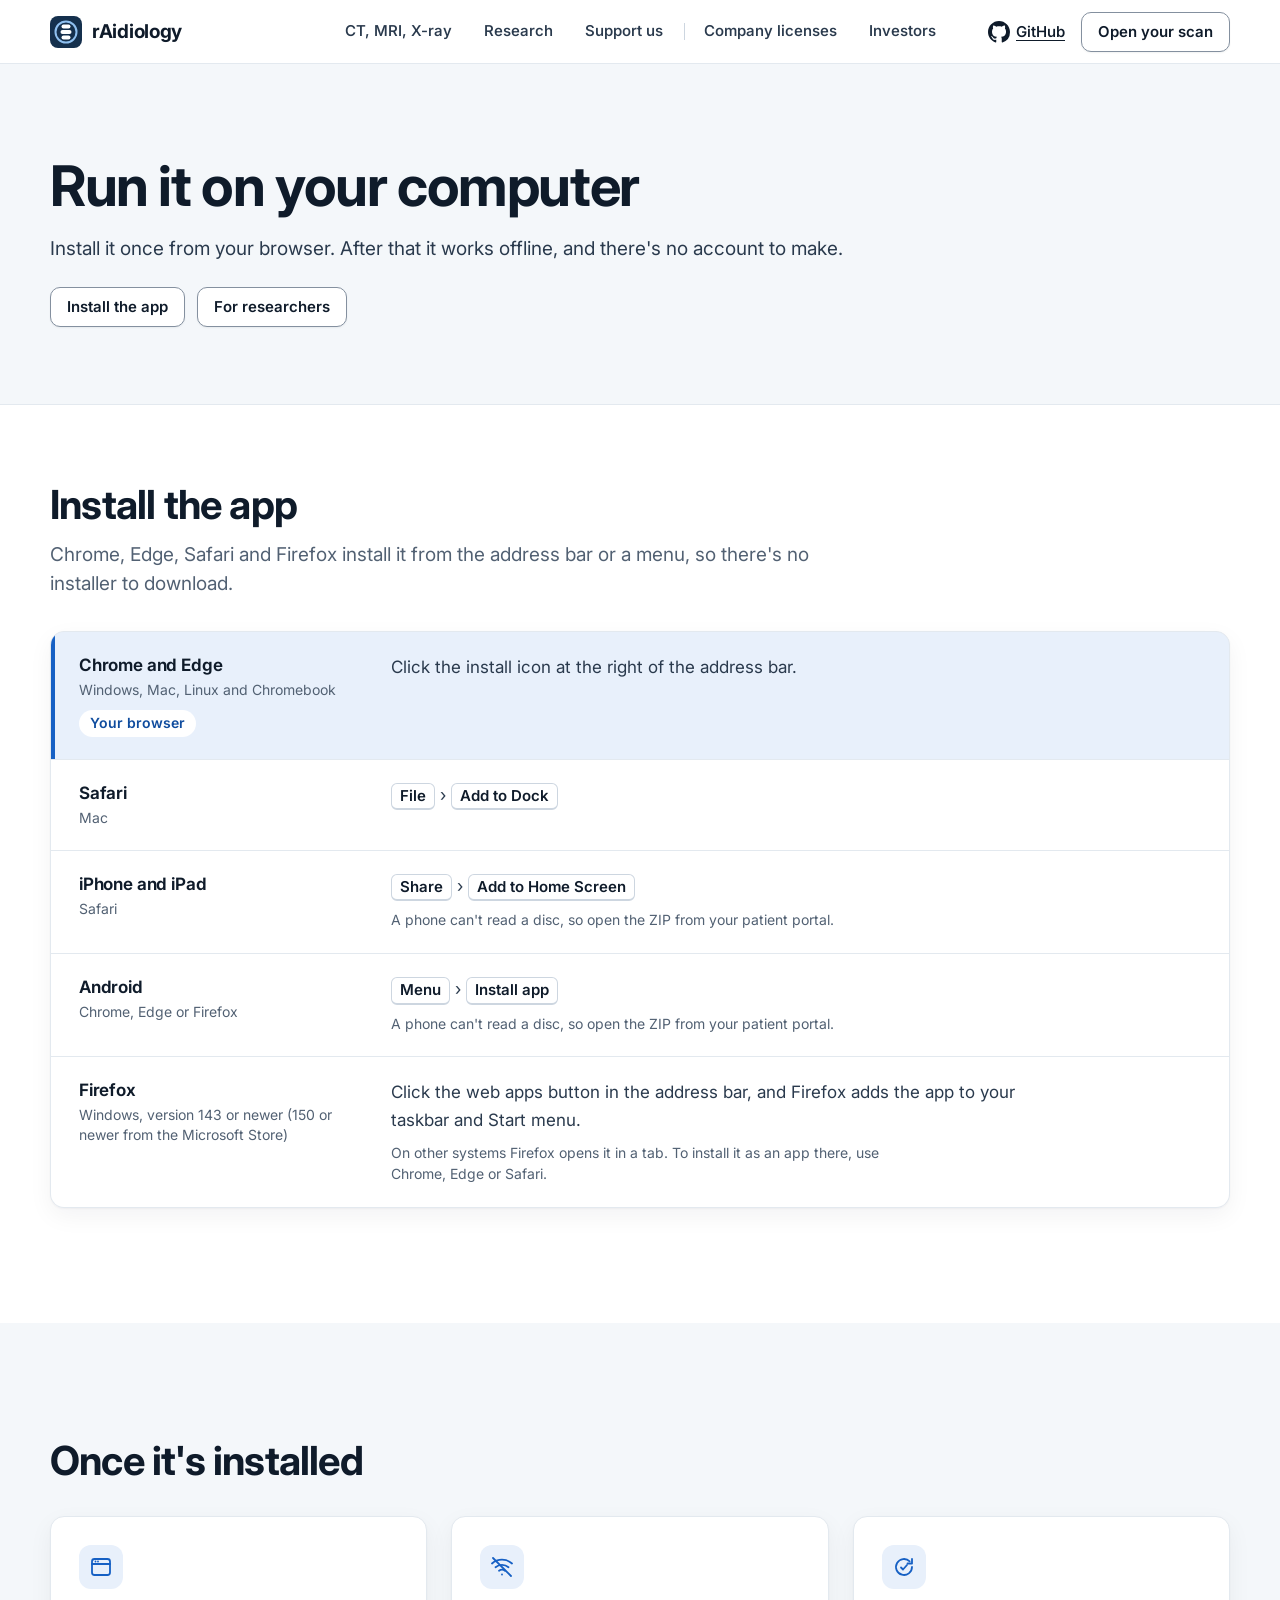
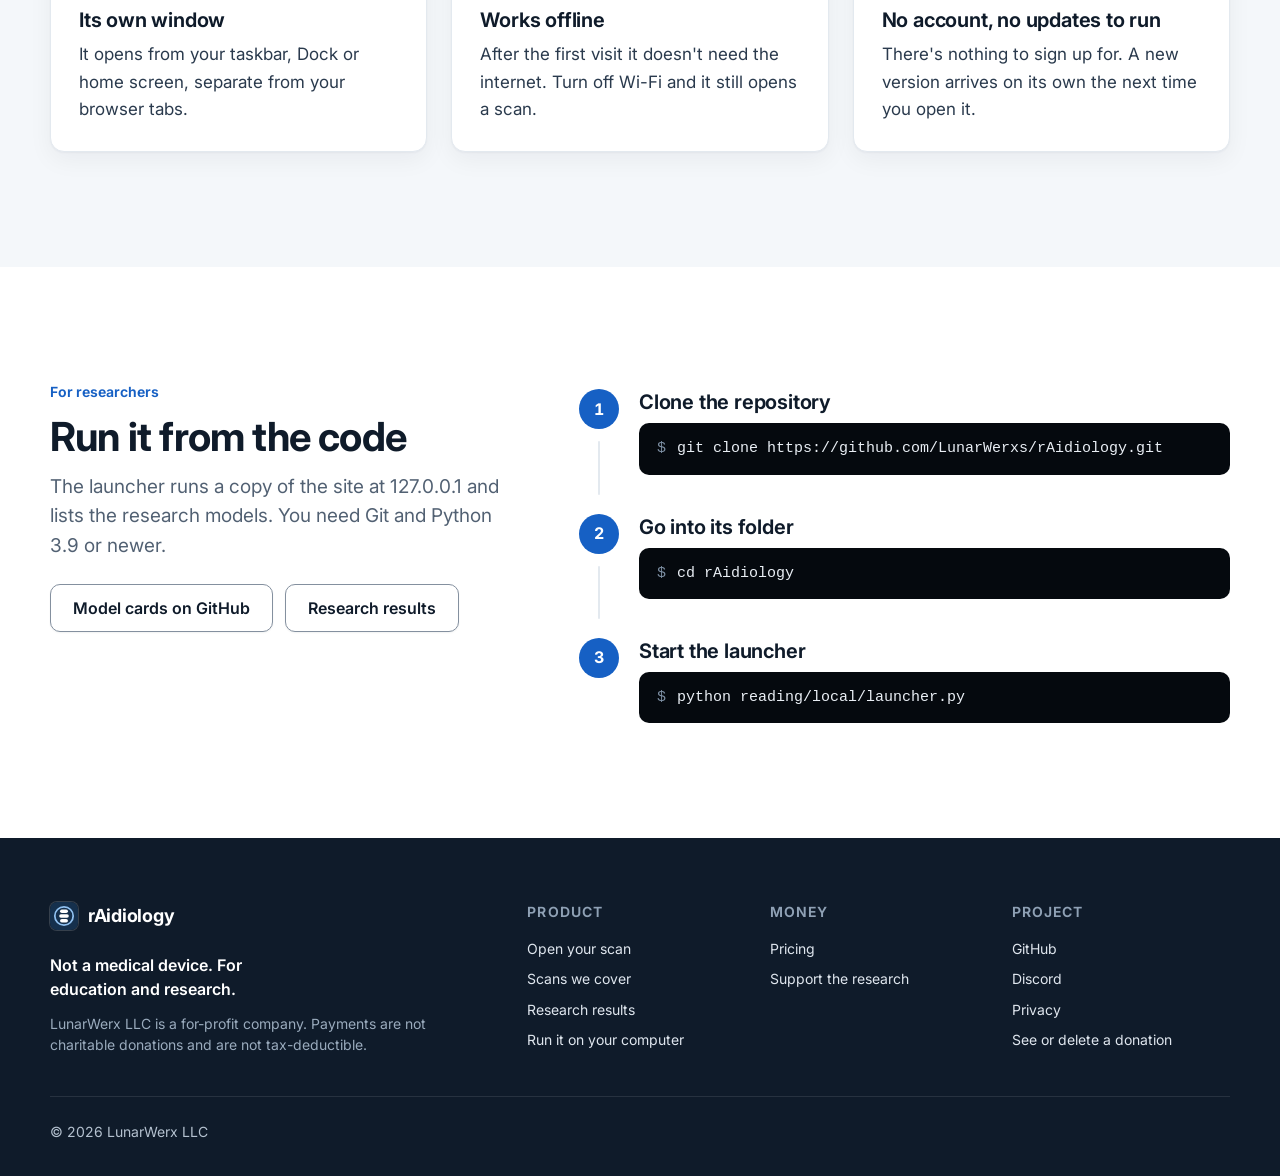
<file: site/run.html>
<!doctype html>
<html lang="en">
<head>
  <meta charset="utf-8">
  <meta name="viewport" content="width=device-width, initial-scale=1, viewport-fit=cover">
  <title>rAidiology · Run it on your own computer</title>
  <meta name="description" content="Install rAidiology from your browser, and it opens scans on your computer, even offline.">
  <meta property="og:title" content="rAidiology · Run it on your own computer">
  <meta property="og:description" content="Install rAidiology from your browser, and it opens scans on your computer, even offline.">
  <meta property="og:type" content="website">
  <meta property="og:image" content="https://raw.githubusercontent.com/LunarWerxs/rAidiology/main/site/img/og.png">
  <meta name="twitter:card" content="summary_large_image">
  <link rel="icon" type="image/svg+xml" href="img/favicon.svg">
  <link rel="apple-touch-icon" href="img/apple-touch-icon.png">
  <meta name="theme-color" content="#ffffff">
  <link rel="preload" href="fonts/Inter-Variable.woff2" as="font" type="font/woff2" crossorigin>
  <link rel="stylesheet" href="css/brand.css">
  <link rel="stylesheet" href="css/pages.css">
  <script defer src="js/nav.js"></script>
  <link rel="manifest" href="manifest.webmanifest">
  <meta name="mobile-web-app-capable" content="yes">
  <meta name="apple-mobile-web-app-capable" content="yes">
  <script type="module" src="js/install.js"></script>
</head>
<body>
  <a class="skip" href="#main">Skip to the content</a>
  <header class="site-head">
    <div class="site-head-in">
      <a class="brand" href="index.html" aria-label="rAidiology home"><img src="img/logo.svg" width="32" height="32" alt=""><span class="brand-name">rAidiology</span></a>
      <nav id="site-nav" class="site-nav" aria-label="Main">
        <a class="nav-home" href="index.html">Home</a>
        <a class="nav-home" href="open.html?sample=1">Sample scan</a>
        <a href="index.html#scans"><span class="nav-long">CT, MRI, X-ray</span><span class="nav-short">Scans</span></a>
        <a href="models.html">Research</a>
        <a href="support.html">Support us</a>
        <span class="nav-group">For companies</span>
        <a class="nav-biz" href="pricing.html"><span class="nav-long">Company licenses</span><span class="nav-short">Licenses</span></a>
        <a href="support.html#invest">Investors</a>
        <a class="nav-extra" href="https://github.com/LunarWerxs/rAidiology">GitHub</a>
        <a class="nav-extra" href="https://lunarwerx.com/discord/raidiology">Discord</a>
      </nav>
      <div class="head-actions">
        <a class="gh-link" href="https://github.com/LunarWerxs/rAidiology" aria-label="rAidiology on GitHub"><svg viewBox="0 0 16 16" aria-hidden="true" focusable="false"><path fill="currentColor" d="M8 0C3.58 0 0 3.58 0 8c0 3.54 2.29 6.53 5.47 7.59.4.07.55-.17.55-.38 0-.19-.01-.82-.01-1.49-2.01.37-2.53-.49-2.69-.94-.09-.23-.48-.94-.82-1.13-.28-.15-.68-.52-.01-.53.63-.01 1.08.58 1.23.82.72 1.21 1.87.87 2.33.66.07-.52.28-.87.51-1.07-1.78-.2-3.64-.89-3.64-3.95 0-.87.31-1.59.82-2.15-.08-.2-.36-1.02.08-2.12 0 0 .67-.21 2.2.82.64-.18 1.32-.27 2-.27.68 0 1.36.09 2 .27 1.53-1.04 2.2-.82 2.2-.82.44 1.1.16 1.92.08 2.12.51.56.82 1.27.82 2.15 0 3.07-1.87 3.75-3.65 3.95.29.25.54.73.54 1.48 0 1.07-.01 1.93-.01 2.2 0 .21.15.46.55.38A8.013 8.013 0 0016 8c0-4.42-3.58-8-8-8z"/></svg><span class="gh-text">GitHub</span></a>
        <a class="btn small" href="open.html">Open your scan</a>
        <button class="menu-btn" type="button" aria-expanded="false" aria-controls="site-nav" aria-label="Menu"><svg class="i-menu" viewBox="0 0 24 24" aria-hidden="true" focusable="false"><path d="M4 7h16M4 12h16M4 17h16" fill="none" stroke="currentColor" stroke-width="2" stroke-linecap="round"/></svg><svg class="i-close" viewBox="0 0 24 24" aria-hidden="true" focusable="false"><path d="M6 6l12 12M18 6L6 18" fill="none" stroke="currentColor" stroke-width="2" stroke-linecap="round"/></svg></button>
      </div>
    </div>
  </header>

  <main id="main">
    <section class="page-head">
      <div class="wrap">
        <h1>Run it on your computer</h1>
        <p class="lede">Install it once from your browser. After that it works offline, and there's no account to make.</p>
        <div class="actions jump">
          <a class="btn secondary small" href="#install">Install the app</a>
          <a class="btn secondary small" href="#researchers">For researchers</a>
        </div>
      </div>
    </section>

    <section class="sec" id="install" aria-labelledby="install-h">
      <div class="wrap">
        <div class="sec-head">
          <h2 id="install-h">Install the app</h2>
          <p>Chrome, Edge, Safari and Firefox install it from the address bar or a menu, so there's no installer to download.</p>
          <p class="run-install"><button id="install-app" class="btn" type="button" hidden>Install the app</button></p>
        </div>
        <ul class="os-list">
          <li class="os-chromium">
            <div>
              <h3 class="os-name">Chrome and Edge</h3>
              <p class="os-where">Windows, Mac, Linux and Chromebook</p>
              <span class="chip os-you">Your browser</span>
            </div>
            <div class="os-how">
              <p>Click the install icon at the right of the address bar.</p>
            </div>
          </li>
          <li class="os-safari">
            <div>
              <h3 class="os-name">Safari</h3>
              <p class="os-where">Mac</p>
              <span class="chip os-you">Your browser</span>
            </div>
            <div class="os-how">
              <p><kbd>File</kbd> &rsaquo; <kbd>Add to Dock</kbd></p>
            </div>
          </li>
          <li class="os-ios">
            <div>
              <h3 class="os-name">iPhone and iPad</h3>
              <p class="os-where">Safari</p>
              <span class="chip os-you">Your device</span>
            </div>
            <div class="os-how">
              <p><kbd>Share</kbd> &rsaquo; <kbd>Add to Home Screen</kbd></p>
              <p class="fine">A phone can't read a disc, so open the ZIP from your patient portal.</p>
            </div>
          </li>
          <li class="os-android">
            <div>
              <h3 class="os-name">Android</h3>
              <p class="os-where">Chrome, Edge or Firefox</p>
              <span class="chip os-you">Your device</span>
            </div>
            <div class="os-how">
              <p><kbd>Menu</kbd> &rsaquo; <kbd>Install app</kbd></p>
              <p class="fine">A phone can't read a disc, so open the ZIP from your patient portal.</p>
            </div>
          </li>
          <li class="os-firefox">
            <div>
              <h3 class="os-name">Firefox</h3>
              <p class="os-where">Windows, version 143 or newer (150 or newer from the Microsoft Store)</p>
              <span class="chip os-you">Your browser</span>
            </div>
            <div class="os-how">
              <p>Click the web apps button in the address bar, and Firefox adds the app to your taskbar and Start menu.</p>
              <p class="fine">On other systems Firefox opens it in a tab. To install it as an app there, use Chrome, Edge or Safari.</p>
            </div>
          </li>
        </ul>
      </div>
    </section>

    <section class="sec soft" aria-labelledby="after-h">
      <div class="wrap">
        <div class="sec-head">
          <h2 id="after-h">Once it's installed</h2>
        </div>
        <ul class="card-grid three-up">
          <li class="card feature">
            <span class="icon" aria-hidden="true"><svg viewBox="0 0 24 24"><rect x="3" y="4" width="18" height="16" rx="2.5"/><path d="M3 9h18"/><path d="M6.5 6.5h.01M9 6.5h.01"/></svg></span>
            <h3>Its own window</h3>
            <p>It opens from your taskbar, Dock or home screen, separate from your browser tabs.</p>
          </li>
          <li class="card feature">
            <span class="icon" aria-hidden="true"><svg viewBox="0 0 24 24"><path d="M2 8.5a15 15 0 0 1 20 0"/><path d="M5.5 12.2a10 10 0 0 1 13 0"/><path d="M9 15.8a5 5 0 0 1 6 0"/><path d="M12 19.5h.01"/><path d="M3 3l18 18"/></svg></span>
            <h3>Works offline</h3>
            <p>After the first visit it doesn't need the internet. Turn off Wi-Fi and it still opens a scan.</p>
          </li>
          <li class="card feature">
            <span class="icon" aria-hidden="true"><svg viewBox="0 0 24 24"><path d="M20 12a8 8 0 1 1-2.34-5.66"/><path d="M20 4v4.5h-4.5"/><path d="M9 12.5l2 2 4-4.5"/></svg></span>
            <h3>No account, no updates to run</h3>
            <p>There's nothing to sign up for. A new version arrives on its own the next time you open it.</p>
          </li>
        </ul>
      </div>
    </section>

    <section class="sec" id="researchers" aria-labelledby="dev-h">
      <div class="wrap split run-dev">
        <div class="sec-head">
          <p class="eyebrow">For researchers</p>
          <h2 id="dev-h">Run it from the code</h2>
          <p>The launcher runs a copy of the site at 127.0.0.1 and lists the research models. You need Git and Python 3.9 or newer.</p>
          <div class="actions">
            <a class="btn secondary" href="https://github.com/LunarWerxs/rAidiology">Model cards on GitHub</a>
            <a class="btn secondary" href="models.html">Research results</a>
          </div>
        </div>
        <ol class="steps">
          <li>
            <h3>Clone the repository</h3>
            <pre class="cmd"><code>git clone https://github.com/LunarWerxs/rAidiology.git</code></pre>
          </li>
          <li>
            <h3>Go into its folder</h3>
            <pre class="cmd"><code>cd rAidiology</code></pre>
          </li>
          <li>
            <h3>Start the launcher</h3>
            <pre class="cmd"><code>python reading/local/launcher.py</code></pre>
          </li>
        </ol>
      </div>
    </section>
  </main>
  <footer class="site-foot">
    <div class="site-foot-in">
      <div>
        <a class="brand" href="index.html"><img src="img/logo.svg" width="28" height="28" alt=""><span class="brand-name">rAidiology</span></a>
        <p class="disclaim">Not a medical device. For education and research.</p>
        <p class="foot-legal">LunarWerx LLC is a for-profit company. Payments are not charitable donations and are not tax-deductible.</p>
      </div>
      <nav class="foot-cols" aria-label="Footer">
        <div><h2>Product</h2><ul><li><a href="open.html">Open your scan</a></li><li><a href="index.html#scans">Scans we cover</a></li><li><a href="models.html">Research results</a></li><li><a href="run.html">Run it on your computer</a></li></ul></div>
        <div><h2>Money</h2><ul><li><a href="pricing.html">Pricing</a></li><li><a href="support.html">Support the research</a></li></ul></div>
        <div><h2>Project</h2><ul><li><a href="https://github.com/LunarWerxs/rAidiology">GitHub</a></li><li><a href="https://lunarwerx.com/discord/raidiology">Discord</a></li><li><a href="health-data-privacy.html">Privacy</a></li><li><a href="donation.html">See or delete a donation</a></li></ul></div>
      </nav>
      <div class="foot-base">
        <p>&copy; 2026 LunarWerx LLC</p>
      </div>
    </div>
  </footer>
</body>
</html>
</file>
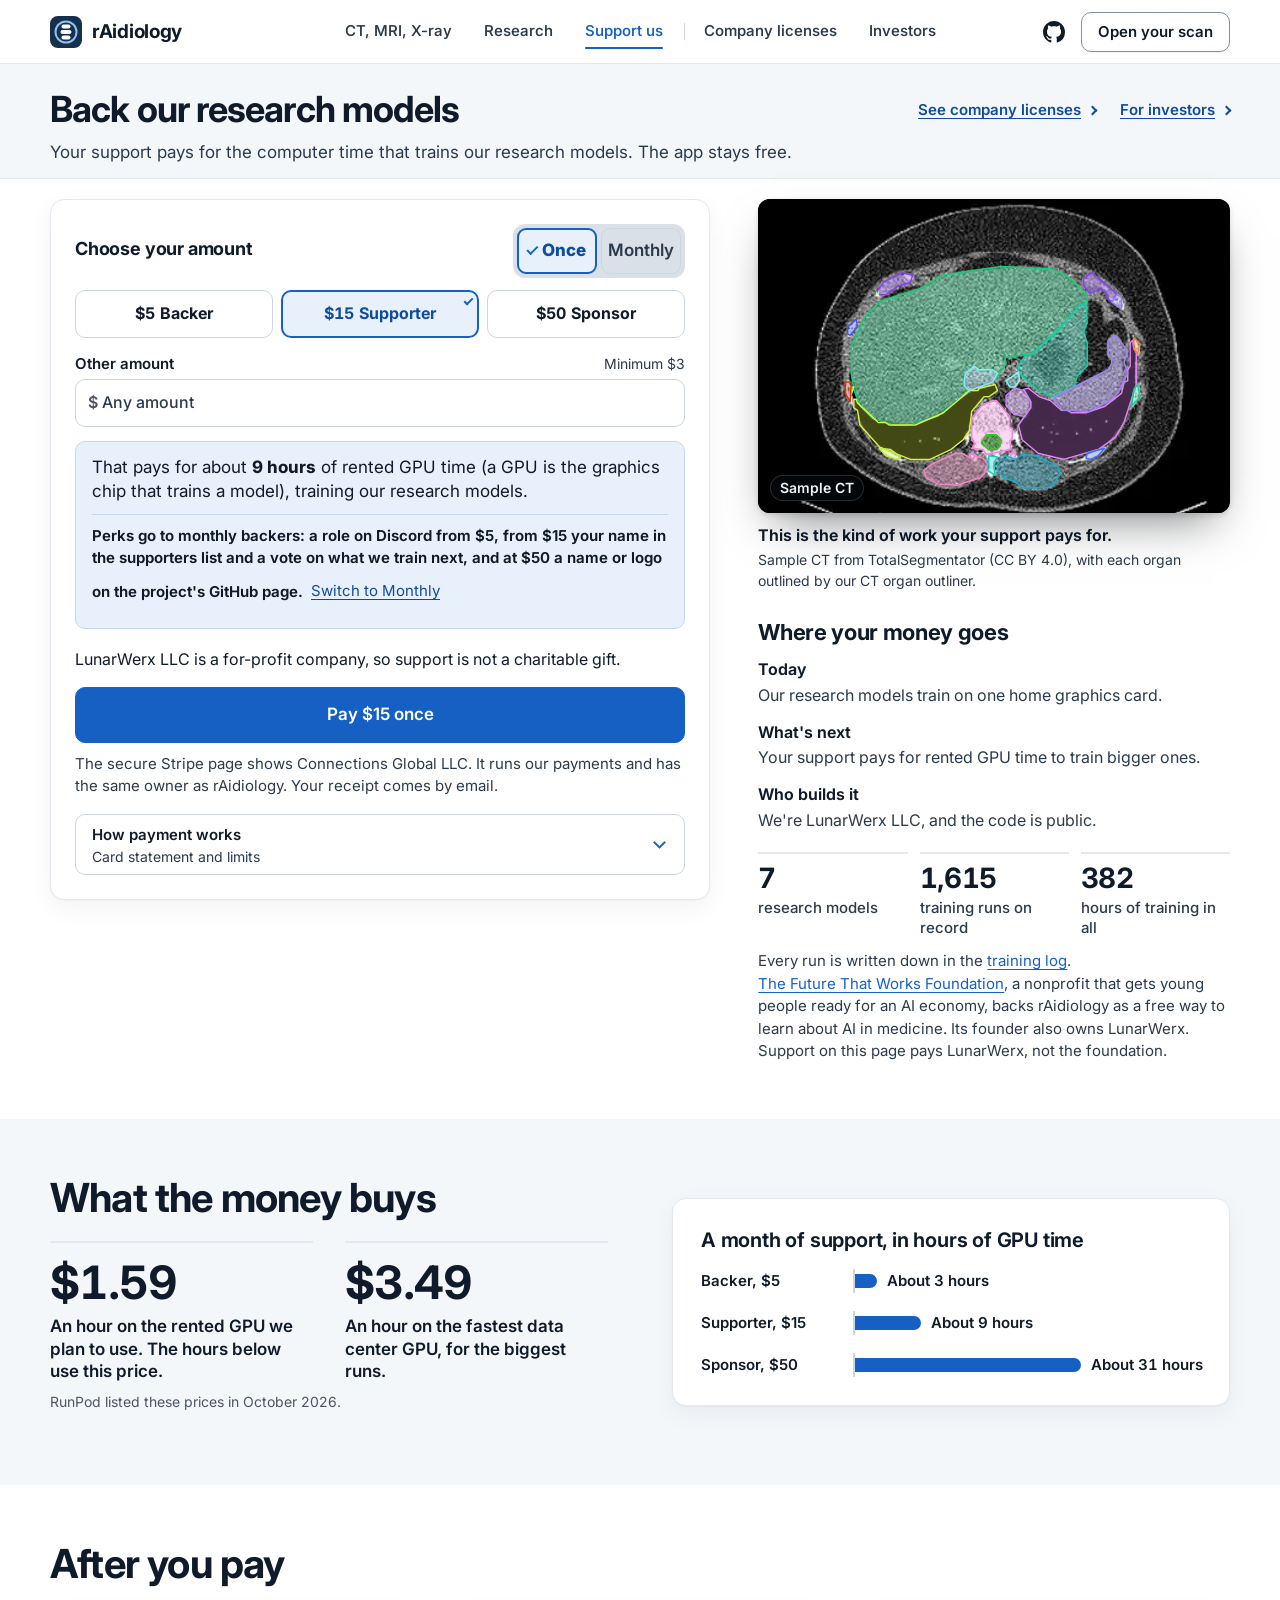
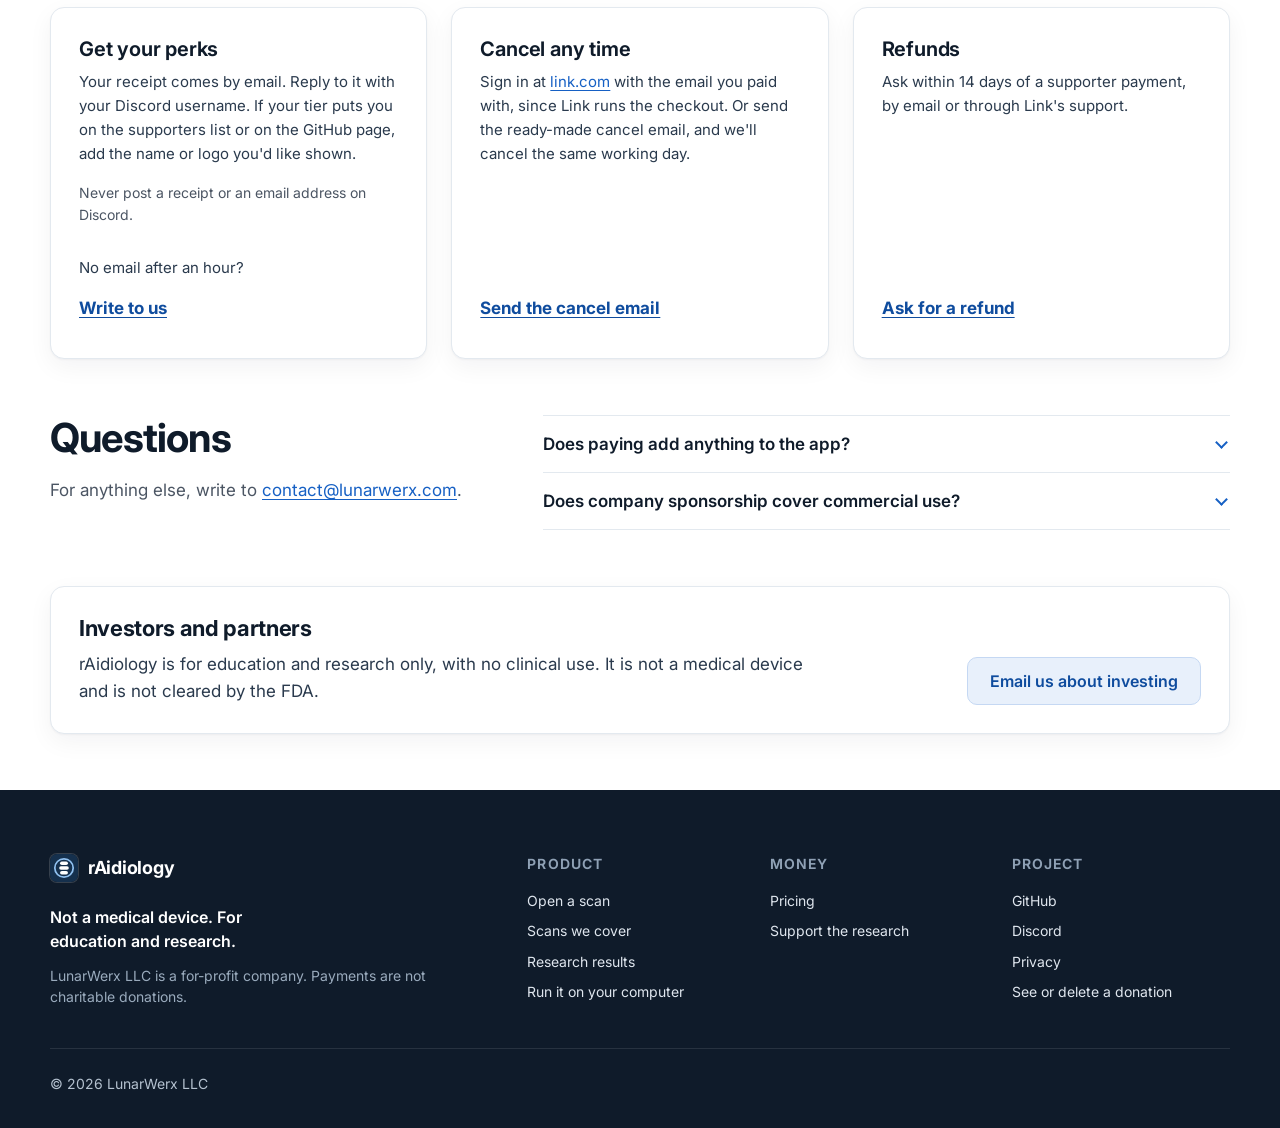
<file: site/support.html>
<!doctype html>
<html lang="en">
<head>
  <meta charset="utf-8">
  <meta name="viewport" content="width=device-width, initial-scale=1, viewport-fit=cover">
  <title>rAidiology · Support the research</title>
  <meta name="description" content="Pay toward the computer time that trains rAidiology's research models, once or monthly. The app stays free.">
  <meta property="og:title" content="rAidiology · Support the research">
  <meta property="og:description" content="Pay toward the computer time that trains rAidiology's research models, once or monthly. The app stays free.">
  <meta property="og:type" content="website">
  <link rel="icon" type="image/svg+xml" href="img/favicon.svg">
  <link rel="apple-touch-icon" href="img/apple-touch-icon.png">
  <meta name="theme-color" content="#ffffff">
  <link rel="preload" href="fonts/Inter-Variable.woff2" as="font" type="font/woff2" crossorigin>
  <link rel="stylesheet" href="css/brand.css">
  <link rel="stylesheet" href="css/money.css">
  <script defer src="js/nav.js"></script>
  <link rel="manifest" href="manifest.webmanifest">
  <meta name="mobile-web-app-capable" content="yes">
  <meta name="apple-mobile-web-app-capable" content="yes">
  <script type="module" src="js/install.js"></script>
  <script type="module" src="js/support.js"></script>
</head>
<body>
  <a class="skip" href="#main">Skip to the content</a>
  <header class="site-head">
    <div class="site-head-in">
      <a class="brand" href="index.html" aria-label="rAidiology home"><img src="img/logo.svg" width="32" height="32" alt=""><span class="brand-name">rAidiology</span></a>
      <nav id="site-nav" class="site-nav" aria-label="Main">
        <a class="nav-home" href="index.html">Home</a>
        <a class="nav-home" href="open.html?sample=1">Sample scan</a>
        <a href="index.html#scans"><span class="nav-long">CT, MRI, X-ray</span><span class="nav-short">Scans</span></a>
        <a href="models.html">Research</a>
        <a aria-current="page" href="support.html">Support us</a>
        <span class="nav-group">For companies</span>
        <a class="nav-biz" href="pricing.html"><span class="nav-long">Company licenses</span><span class="nav-short">Licenses</span></a>
        <a href="support.html#invest">Investors</a>
        <a class="nav-extra" href="https://github.com/LunarWerxs/rAidiology">GitHub</a>
        <a class="nav-extra" href="https://lunarwerx.com/discord/raidiology">Discord</a>
      </nav>
      <div class="head-actions">
        <a class="gh-link" href="https://github.com/LunarWerxs/rAidiology" aria-label="rAidiology on GitHub"><svg viewBox="0 0 16 16" aria-hidden="true" focusable="false"><path fill="currentColor" d="M8 0C3.58 0 0 3.58 0 8c0 3.54 2.29 6.53 5.47 7.59.4.07.55-.17.55-.38 0-.19-.01-.82-.01-1.49-2.01.37-2.53-.49-2.69-.94-.09-.23-.48-.94-.82-1.13-.28-.15-.68-.52-.01-.53.63-.01 1.08.58 1.23.82.72 1.21 1.87.87 2.33.66.07-.52.28-.87.51-1.07-1.78-.2-3.64-.89-3.64-3.95 0-.87.31-1.59.82-2.15-.08-.2-.36-1.02.08-2.12 0 0 .67-.21 2.2.82.64-.18 1.32-.27 2-.27.68 0 1.36.09 2 .27 1.53-1.04 2.2-.82 2.2-.82.44 1.1.16 1.92.08 2.12.51.56.82 1.27.82 2.15 0 3.07-1.87 3.75-3.65 3.95.29.25.54.73.54 1.48 0 1.07-.01 1.93-.01 2.2 0 .21.15.46.55.38A8.013 8.013 0 0016 8c0-4.42-3.58-8-8-8z"/></svg></a>
        <a class="btn small" href="open.html">Open your scan</a>
        <button class="menu-btn" type="button" aria-expanded="false" aria-controls="site-nav" aria-label="Menu"><svg class="i-menu" viewBox="0 0 24 24" aria-hidden="true" focusable="false"><path d="M4 7h16M4 12h16M4 17h16" fill="none" stroke="currentColor" stroke-width="2" stroke-linecap="round"/></svg><svg class="i-close" viewBox="0 0 24 24" aria-hidden="true" focusable="false"><path d="M6 6l12 12M18 6L6 18" fill="none" stroke="currentColor" stroke-width="2" stroke-linecap="round"/></svg></button>
      </div>
    </div>
  </header>

  <main id="main" class="support">
    <section class="page-head">
      <div class="wrap">
        <h1>Back our research models</h1>
        <p class="lede">Your support pays for the computer time that trains our research models. The app stays free.</p>
        <p class="head-links"><a href="pricing.html#companies">See company licenses</a><a href="#invest">For investors</a></p>
      </div>
    </section>

    <section class="sec give-sec" aria-labelledby="give-h">
      <div class="wrap give-grid">
        <div class="give" id="give">
          <h2 id="give-h" class="give-title">Choose your amount</h2>
          <div class="seg" role="group" aria-label="How often">
            <button type="button" class="seg-b" data-freq="once" aria-pressed="true"><span class="tick" aria-hidden="true"></span>Once</button>
            <button type="button" class="seg-b" data-freq="month" aria-pressed="false"><span class="tick" aria-hidden="true"></span>Monthly</button>
          </div>
          <div class="chips" role="group" aria-label="Amount">
            <button type="button" class="chip" data-amt="5" aria-pressed="false"><span class="chip-amt">$5</span> <span class="chip-name">Backer</span></button>
            <button type="button" class="chip" data-amt="15" aria-pressed="true"><span class="chip-amt">$15</span> <span class="chip-name">Supporter</span></button>
            <button type="button" class="chip" data-amt="50" aria-pressed="false"><span class="chip-amt">$50</span> <span class="chip-name">Sponsor</span></button>
          </div>
          <div class="amt-field">
            <div class="amt-head"><label class="amt-lab" for="give-amt">Other amount</label><p class="amt-min" id="give-min">Minimum $3</p></div>
            <div class="amt-row">
              <span class="amt-box"><span class="amt-pre" aria-hidden="true">$</span><input id="give-amt" type="text" inputmode="numeric" pattern="[0-9]*" enterkeyhint="go" autocomplete="off" placeholder="Any amount" aria-describedby="give-min give-note"></span>
            </div>
            <p class="amt-note" id="give-note" hidden></p>
          </div>
          <div class="readout" id="give-readout" aria-live="polite" aria-atomic="true">
            <p class="r-hours" id="give-hours">That pays for about <strong>9 hours</strong> of rented GPU time (a GPU is the graphics chip that trains a model), training our research models.</p>
            <div class="r-level" id="give-level"><strong>Perks go to monthly backers: a role on Discord from $5, from $15 your name in the supporters list and a vote on what we train next, and at $50 a name or logo on the project's GitHub page.</strong> <button type="button" class="perk-switch">Switch to Monthly</button></div>
            <p class="r-claim" id="give-claim" hidden>After you pay, reply to the receipt email with your Discord username to claim them.</p>
          </div>
          <ul class="before-pay">
            <li id="give-renew" hidden>It renews each month, and you can cancel any time.</li>
            <li>LunarWerx LLC is a for-profit company, so support is not a charitable gift.</li>
          </ul>
          <div class="give-cta">
            <a class="btn give-btn" id="give-go" href="https://buy.stripe.com/7sY9ATagDbjq5yC95l9Zm01?prefilled_amount=1500">Pay $15 once</a>
            <p class="give-err" id="give-err" hidden></p>
            <p class="give-next" id="give-next">The secure Stripe page shows Connections Global LLC. It runs our payments and has the same owner as rAidiology. Your receipt comes by email.</p>
          </div>
          <details class="pay-details">
            <summary><span>How payment works <span class="sum-sub">Card statement and limits</span></span></summary>
            <ul class="pay-list">
              <li>The Stripe checkout page shows Connections Global LLC. It runs our payments and has the same owner as rAidiology.</li>
              <li>Link, from Stripe, takes your card payment. Your card statement starts with LINK.COM.</li>
              <li>LunarWerx LLC makes rAidiology. Support is not tax-deductible.</li>
              <li>The most you can pay is $1,000 a month, or $5,000 once.</li>
            </ul>
            <p class="pay-links-h" id="pay-links-h">Or go straight to checkout</p>
            <ul class="pay-links" aria-labelledby="pay-links-h">
              <li><a href="https://buy.stripe.com/7sY9ATagDbjq5yC95l9Zm01"><span class="pl-name">Once</span><span class="pl-amt">$3 to $5,000</span></a></li>
              <li><a href="https://buy.stripe.com/dRm14nbkHfzG8KOftJ9Zm00"><span class="pl-name">Backer</span><span class="pl-amt">$5 a month</span></a></li>
              <li><a href="https://buy.stripe.com/bJeeVdewTgDK6CG95l9Zm02"><span class="pl-name">Supporter</span><span class="pl-amt">$15 a month</span></a></li>
              <li><a href="https://buy.stripe.com/fZu9AT60n9bi6CGftJ9Zm03"><span class="pl-name">Sponsor</span><span class="pl-amt">$50 a month</span></a></li>
            </ul>
          </details>
        </div>

        <figure class="train-pic">
          <div class="train-frame"><svg class="train-svg" viewBox="0 72 384 264" preserveAspectRatio="xMidYMid slice" role="img" aria-label="A slice across the upper belly, from the sample CT, with each structure outlined in its own color."><image href="sample/demo/s22.webp" width="384" height="384"/><g class="train-ol"><path d="M123 260l-12 0-17-5-11-11-5-13-2-13 0-22 12-26 12-11 32-10 18-11 48-7 41 2 13 6 12 11 4 5 0 5-6 2-18 22-21 18-22 3 1 5-8 12 1-4-4-3-11 0-4-3-7 6-1 10 4 4-3 3-23 18z" stroke="hsl(153 85% 44%)" fill="hsl(153 85% 44%)"/><path d="M249 288l-21-5-13-11-3-12 10-14 0-5-6-10 4-1 9 7 9 3 9 8 5 0 3 2 12 0 15-5 14-11 2-9 3-1 0-9 2-3 0-19 2-2 1 7 2 2 0 27-10 31-7 12-14 10z" stroke="hsl(290 85% 74%)" fill="hsl(290 85% 74%)"/><path d="M140 288l-16 0-25-10-16-18-2-12-3-2 0-7 2 0 1 3 17 16 6 0 3 2 21 0 23-10 21-18 7 0 1-2 13-3 2 5-7 5-4 0-10 12-2 16-5 7-10 8zM76 235l0-6 2 0z" stroke="hsl(68 85% 60%)" fill="hsl(68 85% 60%)"/><path d="M104 154l-5 0-2-3 5-7 15-8 9 2-2 6-10 3zM289 159l-3 0-3-7-4-3-9 4-5-7 0-5 6-5 6 4 15 13z" stroke="hsl(263 85% 60%)" fill="hsl(263 85% 60%)"/><path d="M241 237l-13-5-11-10-5-5 0-5 7-10 4 0 20-18 19-22 5 0 1 15-3 7 3 9 0 19-8 8-3 9z" stroke="hsl(168 85% 44%)" fill="hsl(168 85% 44%)"/><path d="M270 249l-22-1-8-10 45-23 3-5 0-5-3-2 0-12 4-3 3 0 9 12-3 9 3 9-8 16-6 6z" stroke="hsl(253 85% 74%)" fill="hsl(253 85% 74%)"/><path d="M186 284l-3-4-9-1 3-4-3-3 0-17 9-12 11-3 11 13 0 9 2 1 0 8-2 2 1 7zM195 280l2-3 0-6-3-3-8 0-4 4 6 8zM209 288l-4-2 3-6 2 2zM175 288l-3-3 2-2 3 1z" stroke="hsl(313 85% 74%)" fill="hsl(313 85% 74%)"/><path d="M236 311l-21 0-6-5-9-3-5-7 0-4 6-7 9 3 5-4 12 1 12 6 6 4 1 5-5 8z" stroke="hsl(190 85% 44%)" fill="hsl(190 85% 44%)"/><path d="M162 309l-16-1-9-5-2-6 6-5 20-9 5 0 9 5 2-3 6 2 4 5-3 8-3 3z" stroke="hsl(328 85% 74%)" fill="hsl(328 85% 74%)"/><path d="M172 232l-4-4 0-5 1-5 7-6 4 3 11 0 4 3-4 7z" stroke="hsl(185 85% 74%)" fill="hsl(185 85% 74%)"/><path d="M217 253l-9-2-6-7 0-8 7-6 8 2 5 9 0 5z" stroke="hsl(275 85% 74%)" fill="hsl(275 85% 74%)"/><path d="M194 280l-6 0-6-5 4-7 8 0 3 3 0 6z" stroke="hsl(116 85% 44%)" fill="hsl(116 85% 44%)"/><path d="M114 288l-10-3-5-6 9 1 8 6z" stroke="hsl(76 85% 60%)" fill="hsl(76 85% 60%)"/><path d="M271 288l-4-1 1-4 14-4-5 6z" stroke="hsl(225 85% 60%)" fill="hsl(225 85% 60%)"/><path d="M209 229l-4 0-3-5 10-7 1 7z" stroke="hsl(178 85% 74%)" fill="hsl(178 85% 74%)"/><path d="M193 301l-6-4 1-12 7 1-3 5z" stroke="hsl(176 85% 44%)" fill="hsl(176 85% 44%)"/><path d="M304 245l2-14 3-4 2 10z" stroke="hsl(161 85% 44%)" fill="hsl(161 85% 44%)"/><path d="M75 187l-2-1 0-6 7-6 1 6z" stroke="hsl(233 85% 60%)" fill="hsl(233 85% 60%)"/><path d="M296 165l-8-5 4-6 4 2z" stroke="hsl(245 85% 74%)" fill="hsl(245 85% 74%)"/><path d="M75 241l-4-7 0-9 5 0z" stroke="hsl(11 85% 44%)" fill="hsl(11 85% 44%)"/><path d="M309 202l-3-4 0-9 5 5z" stroke="hsl(23 85% 60%)" fill="hsl(23 85% 60%)"/><path d="M98 154l0-2 0 2z" stroke="hsl(96 85% 74%)" fill="hsl(96 85% 74%)"/></g></svg><span class="pic-chip" aria-hidden="true">Sample CT</span></div>
          <figcaption><strong>This is the kind of work your support pays for.</strong> Sample CT from TotalSegmentator (CC BY 4.0), with each organ outlined by our CT organ outliner.</figcaption>
        </figure>

        <div class="vision">
          <h2 id="vision-h">Where your money goes</h2>
          <dl class="vision-list">
            <div><dt>Today</dt><dd>Our research models train on one home graphics card.</dd></div>
            <div><dt>What's next</dt><dd>Your support pays for rented GPU time to train bigger ones.</dd></div>
            <div><dt>Who builds it</dt><dd>We're LunarWerx LLC, and the code is public.</dd></div>
          </dl>
          <!-- tools/build_momentum.py writes every data-log count on this page from the same ledger as the home page. -->
          <ul class="stats vis-stats" aria-label="Progress so far">
            <li class="stat"><p class="stat-n">7</p><p class="stat-l">research models</p></li>
            <li class="stat"><p class="stat-n" data-log="runs">1,615</p><p class="stat-l">training runs on record</p></li>
            <li class="stat"><p class="stat-n" data-log="hours">382</p><p class="stat-l">hours of training in all</p></li>
          </ul>
          <p class="vis-src">Every run is written down in the <a href="index.html#momentum">training log</a>.</p>
          <p class="vis-src"><a href="https://futurethatworks.org">The Future That Works Foundation</a>, a nonprofit that gets young people ready for an AI economy, backs rAidiology as a free way to learn about AI in medicine. Its founder also owns LunarWerx. Support on this page pays LunarWerx, not the foundation.</p>
        </div>
      </div>
    </section>

    <section class="sec soft" aria-labelledby="buys-h">
      <div class="wrap split buys">
        <div class="buys-text">
          <h2 id="buys-h">What the money buys</h2>
          <ul class="stats gpu-stats">
            <li class="stat"><p class="stat-n">$1.59</p><p class="stat-l">An hour on the rented GPU we plan to use. The hours below use this price.</p></li>
            <li class="stat"><p class="stat-n">$3.49</p><p class="stat-l">An hour on the fastest data center GPU, for the biggest runs.</p></li>
          </ul>
          <p class="fine">RunPod listed these prices in October 2026.</p>
        </div>
        <div class="card hours">
          <h3 id="hours-h">A month of support, in hours of GPU time</h3>
          <ul class="bars" aria-labelledby="hours-h">
            <li><span class="bar-l">Backer, $5</span><span class="bar-t"><span class="bar-f w3"></span><span class="bar-v">About 3 hours</span></span></li>
            <li><span class="bar-l">Supporter, $15</span><span class="bar-t"><span class="bar-f w9"></span><span class="bar-v">About 9 hours</span></span></li>
            <li><span class="bar-l">Sponsor, $50</span><span class="bar-t"><span class="bar-f w31"></span><span class="bar-v">About 31 hours</span></span></li>
          </ul>
        </div>
      </div>
    </section>

    <section class="sec" aria-labelledby="after-h">
      <div class="wrap">
        <div class="sec-head"><h2 id="after-h">After you pay</h2></div>
        <ul class="card-grid three-up after">
          <li class="card">
            <h3>Get your perks</h3>
            <p>Your receipt comes by email. Reply to it with your Discord username. If your tier puts you on the supporters list or on the GitHub page, add the name or logo you'd like shown.</p>
            <p class="fine">Never post a receipt or an email address on Discord.</p>
            <div class="card-foot"><p class="foot-q">No email after an hour?</p><a class="after-link" id="perks-mail" href="mailto:contact@lunarwerx.com?subject=My%20rAidiology%20supporter%20perks&amp;body=Discord%20username%3A%20%0AEmail%20I%20paid%20with%3A%20%0AName%20for%20the%20supporters%20list%20(optional)%3A%20%0A">Write to us</a></div>
          </li>
          <li class="card">
            <h3>Cancel any time</h3>
            <p>Sign in at <a href="https://link.com">link.com</a> with the email you paid with, since Link runs the checkout. Or send the ready-made cancel email, and we'll cancel the same working day.</p>
            <div class="card-foot"><a class="after-link" href="mailto:contact@lunarwerx.com?subject=Cancel%20my%20rAidiology%20support&amp;body=Please%20cancel%20my%20rAidiology%20supporter%20subscription.%20Email%20I%20paid%20with%3A%20">Send the cancel email</a></div>
          </li>
          <li class="card">
            <h3>Refunds</h3>
            <p>Ask within 14 days of a supporter payment, by email or through Link's support.</p>
            <div class="card-foot"><a class="after-link" href="mailto:contact@lunarwerx.com?subject=rAidiology%20refund">Ask for a refund</a></div>
          </li>
        </ul>
      </div>
    </section>

    <section class="sec" aria-labelledby="faq-h">
      <div class="wrap terms">
        <div class="terms-head">
          <h2 id="faq-h">Questions</h2>
          <p>For anything else, write to <a href="mailto:contact@lunarwerx.com">contact@lunarwerx.com</a>.</p>
        </div>
        <div class="faq">
          <details>
            <summary>Does paying add anything to the app?</summary>
            <p>No. Everyone gets the same free app. The perks live on Discord, in the supporters list and on the project's GitHub page, and they never include early or private access to a research model.</p>
          </details>
          <details>
            <summary>Does company sponsorship cover commercial use?</summary>
            <p>No. Using the models in a product or an internal tool needs a <a href="pricing.html#companies">commercial license</a>, and a sponsorship doesn't include one.</p>
          </details>
        </div>
      </div>
    </section>

    <section class="sec invest-sec" aria-labelledby="invest-h">
      <div class="wrap">
        <div class="card invest-card" id="invest">
          <div class="inv-text">
            <h2 id="invest-h">Investors and partners</h2>
            <p>rAidiology is for education and research only, with no clinical use. It is not a medical device and is not cleared by the FDA.</p>
          </div>
          <a class="btn tonal" href="mailto:contact@lunarwerx.com?subject=Investing%20in%20rAidiology">Email us about investing</a>
        </div>
      </div>
    </section>
  </main>
  <div class="pay-bar" id="pay-bar" aria-hidden="true" hidden><p class="bar-hours" id="bar-hours"></p><button type="button" class="btn give-btn" tabindex="-1">Pay $15 once</button></div>
  <footer class="site-foot">
    <div class="site-foot-in">
      <div>
        <a class="brand" href="index.html"><img src="img/logo.svg" width="28" height="28" alt=""><span class="brand-name">rAidiology</span></a>
        <p class="disclaim">Not a medical device. For education and research.</p>
        <p class="foot-legal">LunarWerx LLC is a for-profit company. Payments are not charitable donations.</p>
      </div>
      <nav class="foot-cols" aria-label="Footer">
        <div><h2>Product</h2><ul><li><a href="open.html">Open a scan</a></li><li><a href="index.html#scans">Scans we cover</a></li><li><a href="models.html">Research results</a></li><li><a href="run.html">Run it on your computer</a></li></ul></div>
        <div><h2>Money</h2><ul><li><a href="pricing.html">Pricing</a></li><li><a href="support.html">Support the research</a></li></ul></div>
        <div><h2>Project</h2><ul><li><a href="https://github.com/LunarWerxs/rAidiology">GitHub</a></li><li><a href="https://lunarwerx.com/discord/raidiology">Discord</a></li><li><a href="health-data-privacy.html">Privacy</a></li><li><a href="donation.html">See or delete a donation</a></li></ul></div>
      </nav>
      <div class="foot-base">
        <p>&copy; 2026 LunarWerx LLC</p>
      </div>
    </div>
  </footer>
</body>
</html>
</file>
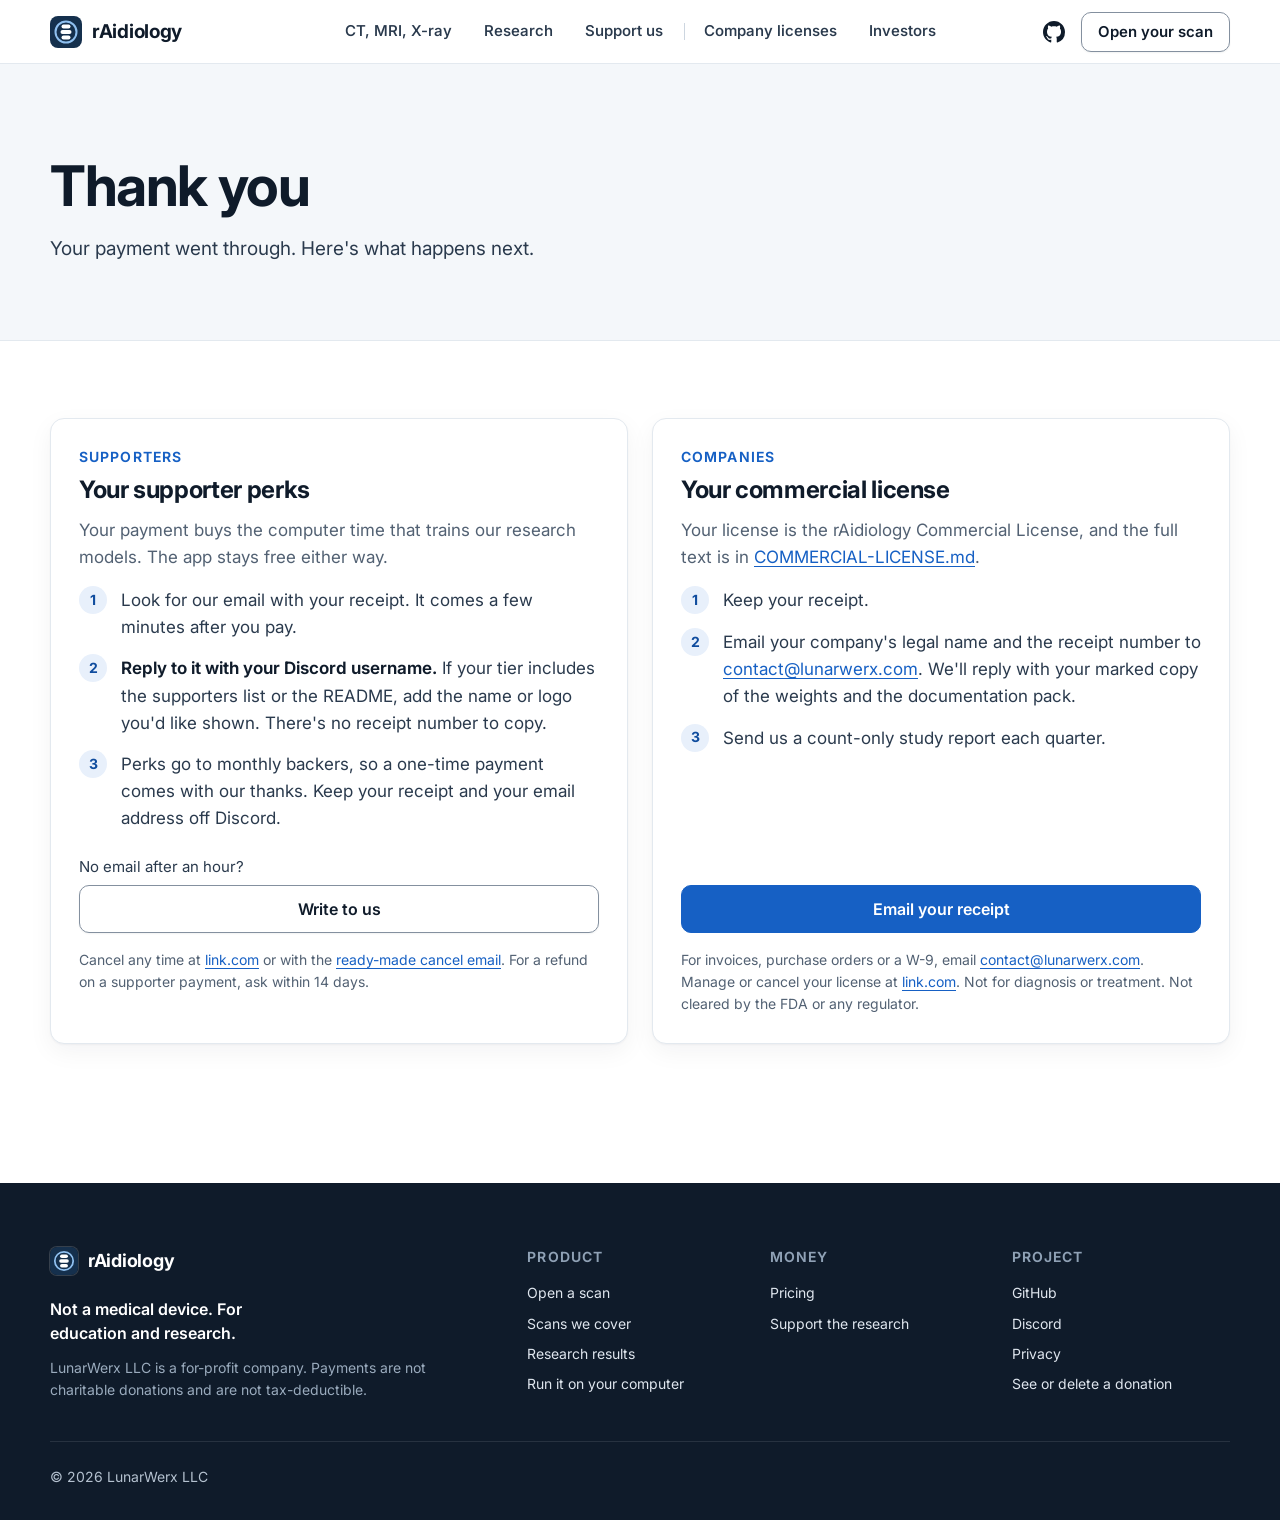
<file: site/thanks.html>
<!doctype html>
<html lang="en">
<head>
  <meta charset="utf-8">
  <meta name="viewport" content="width=device-width, initial-scale=1, viewport-fit=cover">
  <title>rAidiology · Thank you</title>
  <meta name="description" content="Thank you. What happens after you pay, for supporters and for companies.">
  <meta name="robots" content="noindex">
  <meta property="og:title" content="rAidiology · Thank you">
  <meta property="og:description" content="Thank you. What happens after you pay, for supporters and for companies.">
  <meta property="og:type" content="website">
  <link rel="icon" type="image/svg+xml" href="img/favicon.svg">
  <link rel="apple-touch-icon" href="img/apple-touch-icon.png">
  <meta name="theme-color" content="#ffffff">
  <link rel="preload" href="fonts/Inter-Variable.woff2" as="font" type="font/woff2" crossorigin>
  <link rel="stylesheet" href="css/brand.css">
  <link rel="stylesheet" href="css/money.css">
  <script defer src="js/nav.js"></script>
  <link rel="manifest" href="manifest.webmanifest">
  <meta name="mobile-web-app-capable" content="yes">
  <meta name="apple-mobile-web-app-capable" content="yes">
  <script type="module" src="js/install.js"></script>
  <script type="module" src="js/support.js"></script>
</head>
<body>
  <a class="skip" href="#main">Skip to the content</a>
  <header class="site-head">
    <div class="site-head-in">
      <a class="brand" href="index.html" aria-label="rAidiology home"><img src="img/logo.svg" width="32" height="32" alt=""><span class="brand-name">rAidiology</span></a>
      <nav id="site-nav" class="site-nav" aria-label="Main">
        <a class="nav-home" href="index.html">Home</a>
        <a class="nav-home" href="open.html?sample=1">Sample scan</a>
        <a href="index.html#scans"><span class="nav-long">CT, MRI, X-ray</span><span class="nav-short">Scans</span></a>
        <a href="models.html">Research</a>
        <a href="support.html">Support us</a>
        <span class="nav-group">For companies</span>
        <a class="nav-biz" href="pricing.html"><span class="nav-long">Company licenses</span><span class="nav-short">Licenses</span></a>
        <a href="support.html#invest">Investors</a>
        <a class="nav-extra" href="https://github.com/LunarWerxs/rAidiology">GitHub</a>
        <a class="nav-extra" href="https://lunarwerx.com/discord/raidiology">Discord</a>
      </nav>
      <div class="head-actions">
        <a class="gh-link" href="https://github.com/LunarWerxs/rAidiology" aria-label="rAidiology on GitHub"><svg viewBox="0 0 16 16" aria-hidden="true" focusable="false"><path fill="currentColor" d="M8 0C3.58 0 0 3.58 0 8c0 3.54 2.29 6.53 5.47 7.59.4.07.55-.17.55-.38 0-.19-.01-.82-.01-1.49-2.01.37-2.53-.49-2.69-.94-.09-.23-.48-.94-.82-1.13-.28-.15-.68-.52-.01-.53.63-.01 1.08.58 1.23.82.72 1.21 1.87.87 2.33.66.07-.52.28-.87.51-1.07-1.78-.2-3.64-.89-3.64-3.95 0-.87.31-1.59.82-2.15-.08-.2-.36-1.02.08-2.12 0 0 .67-.21 2.2.82.64-.18 1.32-.27 2-.27.68 0 1.36.09 2 .27 1.53-1.04 2.2-.82 2.2-.82.44 1.1.16 1.92.08 2.12.51.56.82 1.27.82 2.15 0 3.07-1.87 3.75-3.65 3.95.29.25.54.73.54 1.48 0 1.07-.01 1.93-.01 2.2 0 .21.15.46.55.38A8.013 8.013 0 0016 8c0-4.42-3.58-8-8-8z"/></svg></a>
        <a class="btn small" href="open.html">Open your scan</a>
        <button class="menu-btn" type="button" aria-expanded="false" aria-controls="site-nav" aria-label="Menu"><svg class="i-menu" viewBox="0 0 24 24" aria-hidden="true" focusable="false"><path d="M4 7h16M4 12h16M4 17h16" fill="none" stroke="currentColor" stroke-width="2" stroke-linecap="round"/></svg><svg class="i-close" viewBox="0 0 24 24" aria-hidden="true" focusable="false"><path d="M6 6l12 12M18 6L6 18" fill="none" stroke="currentColor" stroke-width="2" stroke-linecap="round"/></svg></button>
      </div>
    </div>
  </header>

  <main id="main">
    <section class="page-head">
      <div class="wrap">
        <h1>Thank you</h1>
        <p class="lede">Your payment went through. Here's what happens next.</p>
      </div>
    </section>

    <section class="sec">
      <div class="wrap">
        <div class="card-grid two-up plans r6">
          <section class="card plan thanks-card" id="support" aria-labelledby="s-h">
            <p class="tag">Supporters</p>
            <h2 id="s-h">Your supporter perks</h2>
            <p><span class="thx-choice" id="thx-choice" hidden></span>Your payment buys the computer time that trains our research models. The app stays free either way.</p>
            <ol class="steps">
              <li>Look for our email with your receipt. It comes a few minutes after you pay.</li>
              <li><strong>Reply to it with your Discord username.</strong> If your tier includes the supporters list or the README, add the name or logo you'd like shown. There's no receipt number to copy.</li>
              <li>Perks go to monthly backers, so a one-time payment comes with our thanks. Keep your receipt and your email address off Discord.</li>
            </ol>
            <div class="card-foot"><p class="foot-q">No email after an hour?</p><a class="btn quiet" id="thx-perks-mail" href="mailto:contact@lunarwerx.com?subject=My%20rAidiology%20supporter%20perks&amp;body=Discord%20username%3A%20%0AEmail%20I%20paid%20with%3A%20%0AName%20for%20the%20supporters%20list%20(optional)%3A%20%0A">Write to us</a></div>
            <p class="fine">Cancel any time at <a href="https://link.com">link.com</a> or with the <a href="mailto:contact@lunarwerx.com?subject=Cancel%20my%20rAidiology%20support&amp;body=Please%20cancel%20my%20rAidiology%20supporter%20subscription.%20Email%20I%20paid%20with%3A%20">ready-made cancel email</a>. For a refund on a supporter payment, ask within 14 days.</p>
          </section>
          <section class="card plan thanks-card" id="licence" aria-labelledby="l-h">
            <p class="tag">Companies</p>
            <h2 id="l-h">Your commercial license</h2>
            <p>Your license is the rAidiology Commercial License, and the full text is in <a href="https://github.com/LunarWerxs/rAidiology/blob/main/COMMERCIAL-LICENSE.md">COMMERCIAL-LICENSE.md</a>.</p>
            <ol class="steps">
              <li>Keep your receipt.</li>
              <li>Email your company's legal name and the receipt number to <a href="mailto:contact@lunarwerx.com">contact@lunarwerx.com</a>. We'll reply with your marked copy of the weights and the documentation pack.</li>
              <li>Send us a count-only study report each quarter.</li>
            </ol>
            <div class="card-foot"><a class="btn" href="mailto:contact@lunarwerx.com?subject=My%20rAidiology%20commercial%20licence">Email your receipt</a></div>
            <p class="fine">For invoices, purchase orders or a W-9, email <a href="mailto:contact@lunarwerx.com">contact@lunarwerx.com</a>. Manage or cancel your license at <a href="https://link.com">link.com</a>. Not for diagnosis or treatment. Not cleared by the FDA or any regulator.</p>
          </section>
        </div>
      </div>
    </section>
  </main>
  <footer class="site-foot">
    <div class="site-foot-in">
      <div>
        <a class="brand" href="index.html"><img src="img/logo.svg" width="28" height="28" alt=""><span class="brand-name">rAidiology</span></a>
        <p class="disclaim">Not a medical device. For education and research.</p>
        <p class="foot-legal">LunarWerx LLC is a for-profit company. Payments are not charitable donations and are not tax-deductible.</p>
      </div>
      <nav class="foot-cols" aria-label="Footer">
        <div><h2>Product</h2><ul><li><a href="open.html">Open a scan</a></li><li><a href="index.html#scans">Scans we cover</a></li><li><a href="models.html">Research results</a></li><li><a href="run.html">Run it on your computer</a></li></ul></div>
        <div><h2>Money</h2><ul><li><a href="pricing.html">Pricing</a></li><li><a href="support.html">Support the research</a></li></ul></div>
        <div><h2>Project</h2><ul><li><a href="https://github.com/LunarWerxs/rAidiology">GitHub</a></li><li><a href="https://lunarwerx.com/discord/raidiology">Discord</a></li><li><a href="health-data-privacy.html">Privacy</a></li><li><a href="donation.html">See or delete a donation</a></li></ul></div>
      </nav>
      <div class="foot-base">
        <p>&copy; 2026 LunarWerx LLC</p>
      </div>
    </div>
  </footer>
</body>
</html>
</file>
<file: site/css/open.css>
/* "Open your own scan". Its own stylesheet: this page is a document that turns into a viewer, and
   style.css is built around a full-screen 3D canvas. The tokens are the front page's: a light,
   quiet medical page in the studio's navy with one calm blue for what to press. The picture itself
   sits on black, as in every hospital viewer, and what is drawn over it is light. */

:root {
  /* Colours, fonts and radii come from brand.css; only the viewer's own names are mapped here. */
  --surface: var(--card);
  --card-hover: var(--bg-soft);
  --text-2: var(--text);
  --accent-soft: var(--primary-soft);
  --accent-hover: var(--primary-dark);
  --warn: #8a5200;
  --edge-bg: rgba(0, 0, 0, 0.4);    /* behind the side labels drawn over a picture (words over a picture: --on-picture, in brand.css) */
  --edge-ink: rgba(238, 243, 248, 0.9);   /* about #d6dadf on the black picture (round eleven asked for #d0d5dd or lighter) */
  --caption-rule: rgba(255, 255, 255, 0.16); /* the hairline between the picture and its caption strip */
  --swatch-ring: rgba(15, 27, 42, 0.2);
  --swatch-edge: #738195;           /* the parts list's colour swatches: 3.7:1 on the list, 3.2:1 on the selected row, so a pale colour keeps its square */
  --scrim: rgba(0, 0, 0, 0.6);      /* behind words drawn over a picture */
  --alert-edge: #a33;
  --alert-ink: #7a1f1f;
  --sev-mild-a07: rgba(217, 164, 65, 0.07);
  --sev-mild-a16: rgba(217, 164, 65, 0.16);
  --shade-a55: rgba(0, 0, 0, 0.55);
  --lift: 0 1px 2px rgba(11, 26, 43, 0.18);
  --lift-soft: 0 1px 2px rgba(11, 26, 43, 0.05);
  --r-lg: 16px;
  --r-md: 12px;
  --r-sm: 10px;
  --ease: cubic-bezier(0.2, 0.8, 0.2, 1);
  --wrap: 1040px;
  --ctl-edge: var(--muted);         /* slider tracks and the borders of the pale buttons: 3:1 or better on their background */
}

* { box-sizing: border-box; }
/* Without this, every rule below that sets `display` beats the browser's own rule for the `hidden`
   attribute. That is how "Reading..." and a Stop button came to sit on this page before anybody
   had opened anything, which five visitors out of five noticed. */
[hidden] { display: none !important; }

body {
  margin: 0;
  min-height: 100vh;
  color: var(--text);
  background: var(--bg);
  -webkit-font-smoothing: antialiased;
}


/* A pane scrolled to its start lands under the sticky bar, not behind it: round eight's visitor read
   a viewer whose title was hidden as being dropped mid-page. */
.pane { scroll-margin-block-start: 80px; }

.pane { width: min(var(--wrap), 100%); margin: 0 auto; padding: clamp(24px, 5vw, 48px) clamp(18px, 5vw, 32px); }
h1, h2, h3 { color: var(--ink); }
h1 { margin: 0 0 14px; font-size: clamp(1.75rem, 4.2vw, 2.4rem); line-height: 1.15; letter-spacing: -0.02em; font-weight: 700; }
h2 { margin: 0 0 12px; font-size: clamp(1.2rem, 3vw, 1.5rem); font-weight: 700; }
p { max-width: 68ch; }
.lede { color: var(--text-2); font-size: clamp(1rem, 2.2vw, 1.1rem); margin: 0 0 10px; }
.fine { color: var(--muted); font-size: 0.95rem; margin: 0 0 18px; }
.aside {
  margin: 20px 0 0; padding: 13px 16px; border-inline-start: 2px solid var(--line-strong);
  color: var(--text-2); font-size: 1rem; background: var(--card);
  border-start-end-radius: var(--r-md); border-end-end-radius: var(--r-md);
}
.try { margin: 16px 0 0; color: var(--text-2); display: flex; flex-wrap: wrap; align-items: center; gap: 10px; }
.browser-asks { margin: 12px 0 0; }
.help { margin: 16px 0 0; color: var(--text-2); max-width: 68ch; }
.help summary, details.reading summary { cursor: pointer; color: var(--text); font-weight: 600; padding: 8px 0; }
.help ol { margin: 6px 0 10px; padding-inline-start: 22px; }
.help li + li { margin-top: 8px; }
.help p { margin: 0; }

/* Buttons the page builds itself (the donate steps, Previous and Next) wear the shared look. */
.ghost {
  -webkit-tap-highlight-color: transparent;
  display: inline-flex; align-items: center; justify-content: center;
  font: inherit; font-weight: 600; font-size: 1rem; min-height: 44px; padding: 8px 20px;
  border-radius: 999px; cursor: pointer; border: 2px solid var(--line-strong);
  color: var(--primary); background: transparent; text-decoration: none;
}
.ghost:hover { border-color: var(--primary); color: var(--primary-dark); }
.small { min-height: 34px; padding: 0 14px; font-size: 0.88rem; }

.drop {
  -webkit-tap-highlight-color: transparent;
  margin: 8px 0 0; padding: clamp(26px, 6vw, 44px) 20px;
  border: 2px dashed var(--line-strong); border-radius: var(--r-lg);
  background: var(--card); text-align: center; cursor: pointer;
  display: grid; justify-items: center; gap: 10px;
  transition: border-color var(--ease) 160ms, background var(--ease) 160ms;
}
.drop:hover, .drop.over { border-color: var(--accent); background: var(--accent-soft); }
.drop strong { font-size: 1.05rem; color: var(--ink); }
.drop span { color: var(--muted); font-size: 0.92rem; }
.drop-icon { width: 34px; height: 34px; fill: none; stroke: var(--accent); stroke-width: 1.6; stroke-linecap: round; stroke-linejoin: round; }
.pickers { display: flex; flex-wrap: wrap; gap: 10px; justify-content: center; margin-top: 8px; }

.progress { margin-top: 22px; display: grid; gap: 10px; justify-items: start; }
.progress .track { width: 100%; height: 6px; border-radius: 3px; background: var(--line); overflow: hidden; }
.progress .fill { height: 100%; width: 0; background: var(--accent); transition: width 120ms linear; }
.progress p { margin: 0; color: var(--text-2); }

.cards { display: grid; gap: 14px; grid-template-columns: repeat(auto-fill, minmax(230px, 1fr)); }
.series-card {
  -webkit-tap-highlight-color: transparent;
  display: grid; gap: 8px; padding: 12px; text-align: start; cursor: pointer;
  border: 1px solid var(--line); border-radius: var(--r-lg); background: var(--bg); color: inherit;
  box-shadow: var(--lift-soft);
}
.series-card:hover { background: var(--card-hover); border-color: var(--accent); }
.series-card canvas { width: 100%; aspect-ratio: 1; border-radius: var(--r-md); background: var(--black); object-fit: contain; }
.series-card .title { font-weight: 620; }
.series-card .sub { color: var(--muted); font-size: 0.86rem; }

.viewer-head { display: flex; flex-wrap: wrap; align-items: center; gap: 8px 12px; margin-bottom: 12px; }
.viewer-head h2 { margin: 0; }
/* The one way out of the viewer, "Open a different scan" (or "Back to the list"): a quiet text link where a
   visitor who is done looks for it, under the picture on a computer and after the list of names on a phone, not a
   fourth bordered button at the top (wave three). Still a fingertip tall. */
.viewer-foot { margin-block-start: 4px; }
.back-link {
  -webkit-tap-highlight-color: transparent;
  display: inline-flex; align-items: center; gap: 8px; min-block-size: 44px; margin: 0; padding: 0 2px;
  border: 0; background: none; cursor: pointer; font: inherit; font-size: 0.9375rem; font-weight: 600; line-height: 1.3;
  color: var(--primary-dark); text-decoration: underline; text-decoration-thickness: 1px; text-underline-offset: 3px;
}
.back-link::before { content: ""; flex: none; inline-size: 0.45em; block-size: 0.45em; margin-inline-start: 3px; border-inline-start: 2px solid currentColor; border-block-end: 2px solid currentColor; transform: rotate(45deg); }
.back-link:hover { color: var(--primary); }
.back-link:focus-visible { outline: 3px solid var(--primary); outline-offset: 2px; border-radius: 6px; }
@media (max-width: 560px), (hover: none) and (pointer: coarse) { .back-link { min-block-size: 48px; } }
/* The frame takes the shape of what is drawn in it: viewer.js sets --pic-ratio from the body on a CT, or from the
   picture itself, so there are no black bars beside the anatomy (wave three). */
.pane.viewer { --pic-ratio: 1.3333; }
.stage {
  position: relative; background: var(--black); border: 1px solid var(--line); border-radius: var(--r-lg);
  overflow: hidden; touch-action: none; inline-size: 100%; aspect-ratio: var(--pic-ratio, 4 / 3); container: stage / inline-size;
  /* The floor stops a very short window (or a browser that reports no height yet) from collapsing the stage. */
  max-height: 70vh; min-height: 200px;
}
.stage canvas { display: block; width: 100%; height: 100%; }
.hud {
  position: absolute; inset-inline-start: 10px; inset-block-start: 10px; padding: 2px 8px; border-radius: 8px;
  background: var(--shade-a55); color: var(--on-picture); font-size: 0.875rem; line-height: 1.3;
  font-variant-numeric: tabular-nums; pointer-events: none; white-space: pre-line;
}
/* The name of what the visitor is pointing at, in a black strip joined to the bottom of the picture: it reads as
   the picture's own caption (round eleven asked for it on the picture) but never covers the anatomy. It is only
   there on a set with outlines, and keeps its height when empty, so the list under it does not jump. */
.stage-caption {
  display: flex; align-items: center; min-block-size: 3.2rem; padding: 8px 14px;
  background: var(--black); color: var(--on-picture);
  border: 1px solid var(--line); border-block-start: 1px solid var(--caption-rule);
  border-end-start-radius: var(--r-lg); border-end-end-radius: var(--r-lg);
}
.pic-pin:has(> .stage-caption:not([hidden])) > .stage { border-end-start-radius: 0; border-end-end-radius: 0; border-block-end: 0; }
.name-tip { color: var(--on-picture); font-size: 1rem; line-height: 1.4; }
.name-tip strong { font-weight: 700; color: inherit; }
/* The strip's place holder while nothing is named: what to do, in the device's own gesture. */
.caption-empty { margin: 0; color: var(--edge-ink); font-size: 0.9375rem; line-height: 1.4; }
.caption-empty .on-mouse, .caption-empty .when-off { display: none; }
@media (hover: hover) and (pointer: fine) {
  .caption-empty .on-touch { display: none; }
  .caption-empty .on-mouse { display: inline; }
}
.name-tip:not([hidden]) + .caption-empty { display: none; }
/* With the outlines switched off the strip says so, instead of asking for a tap on outlines that are not there. */
.stage-caption.marks-off .caption-empty .on-touch, .stage-caption.marks-off .caption-empty .on-mouse { display: none; }
.stage-caption.marks-off .caption-empty .when-off { display: inline; }
/* Which side of the body each edge of the picture is. Drawn over the image, so like the scale bar
   these are sides of the picture and must not mirror with the reading direction. Small and faint:
   a reviewer found the long words large and sitting on the anatomy. The side ones wrap to two lines
   so they stay in the black margin; phones swap them for R and L below. */
.edge {
  position: absolute; padding: 2px 8px; border-radius: 999px; pointer-events: none;
  background: rgba(0, 0, 0, 0.62); color: #fff; font-size: 0.875rem; font-weight: 600; line-height: 1.3; white-space: nowrap;
}
.edge-left, .edge-right { white-space: normal; max-inline-size: 7em; text-align: center; border-radius: 10px; line-height: 1.25; }
/* Top corner opposite the picture count, bottom corner opposite the scale bar: the four never meet. */
.edge-top { inset-block-start: 8px; left: 50%; transform: translateX(-50%); }
.edge-bottom { inset-block-end: 8px; left: 50%; transform: translateX(-50%); }
/* arkitect-allow: css-logical-direction-properties - a side of the picture, not of a sentence. */
.edge-left { left: 8px; top: 50%; transform: translateY(-50%); }
/* arkitect-allow: css-logical-direction-properties - a side of the picture, not of a sentence. */
.edge-right { right: 8px; top: 50%; transform: translateY(-50%); }

/* Over the picture while a reading is matched to it and drawn. */
.stage-status {
  position: absolute; left: 50%; top: 50%; z-index: 2; transform: translate(-50%, -50%);
  display: inline-flex; align-items: center; gap: 10px; padding: 8px 16px; border-radius: 999px;
  background: var(--scrim); color: var(--on-picture); font-size: 0.9375rem; font-weight: 600; white-space: nowrap; pointer-events: none;
}
.stage-status .spinner {
  inline-size: 14px; block-size: 14px; border-radius: 50%;
  border: 2px solid var(--chip-line-strong); border-block-start-color: var(--on-dark-strong); animation: stage-spin 0.8s linear infinite;
}
@keyframes stage-spin { to { transform: rotate(360deg); } }
.what { margin: 12px 0 0; color: var(--text-2); max-width: 72ch; }
.source { font-size: 0.86rem; }

.scalebar {
  position: absolute; right: 12px; bottom: 12px; height: 18px;
  /* arkitect-allow: css-logical-direction-properties - this is drawn over the image, where a
     side is a side of the picture, not the start of a sentence, so it must not mirror. */
  border-inline-start: 2px solid var(--on-picture); border-inline-end: 2px solid var(--on-picture); border-bottom: 2px solid var(--on-picture);
  pointer-events: none;
}
.scalebar span { position: absolute; right: 0; bottom: 20px; color: var(--on-picture); font-size: 0.75rem; white-space: nowrap; }

.controls { display: flex; flex-wrap: wrap; align-items: end; gap: 12px; margin: 14px 0 10px; }
.controls .slider { flex: 1 1 14rem; }
.slider { display: grid; gap: 4px; color: var(--text-2); font-size: 0.95rem; }
/* Brightness and contrast, one click away: round seven found the view busy with every slider open,
   and dragging sideways on the picture does the same. */
.adjust { margin: 0 0 10px; color: var(--text-2); }
.adjust summary { cursor: pointer; font-weight: 600; padding: 6px 0; }
.adjust .controls { margin-top: 4px; }
.slider input { width: 100%; accent-color: var(--accent); }

/* How to step and zoom: one line, right under the slice bar it describes (round eleven and wave three: at the top
   of the other column, and again at the foot of the page, it read as detached and said two different things). */
.stage-tools { display: flex; flex-wrap: wrap; align-items: center; gap: 10px; margin: 8px 0 0; }
.stage-tools:not(:has(> :not([hidden]))) { display: none; }
/* A plain caption, not a pill: the pill read as a button (design review 2026-10-11). It names the gesture the
   device has: a swipe on a touch screen, a drag or the arrow keys with a mouse. */
.hint-chip { margin: 0; font-size: 0.9rem; color: var(--text-2); }

/* "Hide the outlines" and the way to how they are made, side by side above the list of names they belong to
   (round eleven: the link was a 17px line at the foot of the page, far from the outlines). */
.outline-tools { display: flex; flex-wrap: wrap; align-items: center; gap: 0 20px; margin: 0 0 12px; }
.how-link {
  display: inline-flex; align-items: center; gap: 8px; min-block-size: 44px; padding-inline: 2px;
  color: var(--primary-dark); font-weight: 600; font-size: 0.9375rem; line-height: 1.3;
  text-decoration: underline; text-decoration-thickness: 1px; text-underline-offset: 3px;
}
.how-link svg { flex: none; inline-size: 20px; block-size: 20px; }
/* Beside the switch when the row has room, otherwise on a line of its own, never squeezed into three. */
.outline-tools .how-link { flex: 0 0 auto; max-inline-size: 100%; }
.how-link:hover { color: var(--primary); }
.how-link:focus-visible { outline: 3px solid var(--primary); outline-offset: 2px; border-radius: 6px; }
@media (max-width: 560px), (hover: none) and (pointer: coarse) { .how-link { min-block-size: 48px; } }
.hint-chip .on-mouse { display: none; }
@media (hover: hover) and (pointer: fine) {
  .hint-chip .on-touch { display: none; }
  .hint-chip .on-mouse { display: inline; }
}
.caption { margin: 8px 0 4px; }
#viewer-credit { margin: 0 0 10px; }
.about-sample { margin: 0 0 14px; color: var(--text-2); }
.about-sample summary { cursor: pointer; font-weight: 600; padding: 6px 0; min-height: 44px; display: list-item; }
.card.next-step {
  display: flex; flex-direction: row; flex-wrap: wrap; align-items: center; gap: 12px 16px; padding: 14px 16px; margin: 6px 0 14px;
}
.card.next-step .btn { align-self: center; }
.next-step .fine { margin: 0; flex: 1 1 14rem; }
/* The support ask is a quiet link in the sentence about the price, not a second button beside the first
   (round eleven: a bordered button there read as an ask in the middle of the lesson). Still a fingertip tall. */
.next-step .text-link {
  display: inline-flex; align-items: center; min-block-size: 44px;
  color: var(--primary-dark); font-weight: 600; text-decoration: underline; text-underline-offset: 3px;
}
.next-step .text-link:hover { color: var(--primary); }
.next-step .text-link:focus-visible { outline: 3px solid var(--primary); outline-offset: 2px; border-radius: 6px; }
.slice-bar { align-items: center; flex-wrap: nowrap; }
.slice-bar .slider { flex: 1 1 auto; min-width: 0; }
/* The picture slider is the viewer's main control: the same 28px thumb as the home demo and the support amount. */
.slice-bar input[type="range"] { height: 44px; margin: 0; background: transparent; cursor: pointer; -webkit-appearance: none; appearance: none; }
.slice-bar input[type="range"]:focus-visible { outline: 2px solid var(--primary); outline-offset: 2px; border-radius: 8px; }
/* The track fills in blue up to the thumb (viewer.js sets --fill), so it reads as how far through the scan you are,
   not as a thin grey line (wave three). */
.slice-bar input[type="range"]::-webkit-slider-runnable-track { height: 10px; border-radius: 5px; background: linear-gradient(to right, var(--primary) var(--fill, 50%), var(--btn-edge) var(--fill, 50%)); }
.slice-bar input[type="range"]::-moz-range-track { height: 10px; border-radius: 5px; background: var(--btn-edge); }
.slice-bar input[type="range"]::-moz-range-progress { height: 10px; border-radius: 5px; background: var(--primary); }
.slice-bar input[type="range"]::-webkit-slider-thumb { -webkit-appearance: none; appearance: none; width: 34px; height: 34px; margin-top: -12px; border-radius: 50%; background: var(--primary); border: 4px solid var(--card); box-shadow: var(--shadow-thumb); }
.slice-bar input[type="range"]::-moz-range-thumb { width: 26px; height: 26px; border-radius: 50%; background: var(--primary); border: 3px solid var(--card); box-shadow: var(--shadow-thumb); }
.lbl { margin-inline-end: 6px; }
/* The slider sits between Previous and Next, which say what it does; a "Picture" word floating over its track
   read as detached (round ten). The range keeps aria-label="Picture" for screen readers. */
.slice-bar .lbl { display: none; }
/* Previous and Next lead: the viewer's only filled buttons, in the one blue for what to press (wave three: three
   equal pale bordered buttons had no first choice). 44px on a computer, 48px on a touch screen below. */
.slice-bar .btn { min-height: 44px; }
.slice-bar .step-btn { flex: 0 0 auto; min-inline-size: 48px; padding: 8px 16px; gap: 8px; font-size: 0.9375rem; border-radius: var(--r-sm); }
.slice-bar .step-btn:focus-visible { outline: 3px solid var(--primary); outline-offset: 3px; }

ul.plain { list-style: none; margin: 0; padding: 0; }
ul.plain li { padding: 10px 0; border-top: 1px solid var(--line); color: var(--text-2); font-size: 0.93rem; }
ul.plain code { color: var(--text); font-size: 0.88em; word-break: break-all; }


/* A phone or a tablet cannot read a disc, so there the sample and the email-it-to-yourself link
   come straight after the opening words, ahead of the box for a disc, and every control is at least
   a fingertip tall. The round-three board's first fix. */
@media (max-width: 560px), (hover: none) and (pointer: coarse) {
  #intake { display: flex; flex-direction: column; }
  #intake > h1, #intake > .lede { order: -2; }
  #intake > .try { order: -1; }
  .btn, .cta, .ghost, .small { min-height: 48px; }
  .slice-bar .btn { min-height: 48px; }
  /* The picture slider across the whole width, with Previous and Next under it side by side. */
  .controls > .slider { flex-basis: 100%; order: -1; }
  /* ...except the picture slider, which stays between Previous and Next in its one-row bar. */
  .slice-bar > .slider { flex-basis: auto; order: 0; }
}
/* Phones: Previous, the slider and Next sit right under the picture and its caption, pinned with them (see
   below), so nothing is pinned to the bottom of the screen and no row of the list is ever cut in half under a bar
   (wave three). */
@media (max-width: 767px) {
  .slice-bar { gap: 8px; }
  .slice-bar .btn { min-height: 48px; min-width: 48px; flex: 0 0 auto; }
  .slice-bar .slider { order: 0; flex-basis: auto; }
  .slice-bar .slider input { min-height: 48px; }
}
/* A touch-only device cannot read a disc and mostly cannot hand a page a folder, so there the ZIP is
   the main button and the folder one is not offered (round four: the big blue button on a phone was
   the one a phone cannot use). */
@media (hover: none) and (pointer: coarse) {
  #pick-folder { display: none; }
  #pick-zip { background: var(--accent); color: var(--on-accent); border: 0; box-shadow: var(--lift); }
  /* Round eight: on a phone the name after a tap read as "small, easy to miss". */
}

@media (prefers-reduced-motion: reduce) {
  * { transition: none !important; }
}

/* The reading file: what somebody's own AI wrote about this scan on their own machine. It is an
   optional extra on a page that works without it, so it sits under the series rather than above
   them and never takes the first screen. */
.reading { margin: 28px 0 0; padding: 12px 20px; border: 1px solid var(--line); border-radius: var(--r-lg); background: var(--card); }
.reading[open] { padding-block-end: 20px; }
.reading code { font-size: 0.88em; color: var(--text-2); }
.drop.small { padding: 18px 16px; gap: 6px; }
.drop.small strong { font-size: 0.98rem; }

.reading-bad { margin: 16px 0 0; color: var(--warn); max-width: 68ch; }
.reading-note { margin: 10px 0 0; color: var(--muted); font-size: 0.88rem; max-width: 72ch; }

.series-flag {
  margin-top: 2px; align-self: start;
  padding: 3px 9px; border-radius: 999px; font-size: 0.78rem;
  background: var(--sev-mild-a16); color: var(--warn);
}

/* The list of names: a plain soft panel that is part of the page. The blue rule down its side made it read as a
   box of its own, and its end showed as a blue sliver (wave three). */
.finding {
  margin: 8px 0 0; padding: 12px 8px 6px; border-radius: var(--r-md);
  background: var(--bg-soft); color: var(--muted); font-size: 0.92rem; max-width: 80ch;
}
.finding.marked { color: var(--text-2); }
.finding p { margin: 0; max-width: none; padding-inline: 10px; }
.finding p + * { margin-top: 4px; }
/* The outlined structures, open by default: one row each, a button at least 44px tall with the colour it is
   drawn in. A tap names it on the picture. */
.outline-all summary { display: flex; align-items: center; min-height: 44px; padding-inline: 10px; cursor: pointer; color: var(--ink); font-weight: 650; }
.parts { list-style: none; margin: 0; padding: 0; }
.parts li + li { border-top: 1px solid var(--line); }
.part-row {
  -webkit-tap-highlight-color: transparent;
  display: grid; grid-template-columns: 16px minmax(0, 1fr); column-gap: 12px; align-items: center;
  inline-size: 100%; min-block-size: 44px; margin: 0; padding: 8px 10px; border: 0; border-radius: 8px;
  background: transparent; color: var(--ink); font: inherit; font-size: 1rem; line-height: 1.3; text-align: start; cursor: pointer;
}
.outline-swatch { display: inline-block; flex: none; }
.part-row .outline-swatch { inline-size: 16px; block-size: 16px; border-radius: 4px; margin: 0; border: 1px solid var(--swatch-edge); box-sizing: border-box; }
.part-name { display: block; min-width: 0; }
.part-name::first-letter { text-transform: uppercase; }
.part-about { display: none; grid-column: 2; margin-top: 4px; color: var(--text-2); font-size: 0.875rem; line-height: 1.45; }
.part-row[aria-pressed="true"] .part-about { display: block; }
.part-row.is-pointed { background: var(--primary-soft); }
@media (hover: hover) { .part-row:hover { background: var(--primary-soft); } }
/* The chosen structure: the row fills with the blue, its words go white and its swatch gets a white ring, so it is
   the one row that stands out at a glance (round ten and wave three: a pale tint, a thin rule and a frame still
   read as one more row). After the hover rule, so a hover never washes it out. */
.part-row[aria-pressed="true"] { background: var(--primary); color: var(--on-primary); }
.part-row[aria-pressed="true"] .part-name { font-weight: 650; }
.part-row[aria-pressed="true"] .part-about { color: var(--on-primary); }
.part-row[aria-pressed="true"] .outline-swatch { border: 2px solid var(--on-primary); }
@media (hover: hover) { .part-row[aria-pressed="true"]:hover { background: var(--primary-dark); } }
.part-row:focus-visible { outline: 3px solid var(--primary); outline-offset: -3px; }
.part-row[aria-pressed="true"]:focus-visible { outline-color: var(--ink); outline-offset: 2px; }

/* Donating a scan, and the page to see or delete a donation. */
.donate-steps { display: grid; gap: 22px; }
.donate-steps .step { padding: 16px 18px; border: 1px solid var(--line); border-radius: var(--r-lg); background: var(--card); }
.donate-steps h3 { margin: 0 0 8px; font-size: 1.1rem; }
.series-list { list-style: none; margin: 0 0 14px; padding: 0; display: grid; gap: 8px; }
.series-list li { padding: 10px 12px; border: 1px solid var(--line); border-radius: var(--r-md); background: var(--bg); }
.series-list .refused { color: var(--text-2); }
.series-list label { display: flex; gap: 10px; align-items: flex-start; cursor: pointer; }
.series-list input[type=checkbox] { margin-top: 5px; width: 1.1rem; height: 1.1rem; }
.preview-stage { background: var(--black); border-radius: var(--r-md); overflow: auto; max-height: 85vh; text-align: center; }
.preview-canvas { display: block; margin: 0 auto; max-width: 100%; height: auto; }
.preview .check { display: inline-flex; gap: 6px; align-items: center; color: var(--text-2); }
.tag-table { width: 100%; border-collapse: collapse; font-size: 0.9rem; }
.tag-table th, .tag-table td { text-align: start; padding: 4px 8px; border-top: 1px solid var(--line); word-break: break-word; }
.tag-scroll { max-height: 18rem; overflow: auto; border: 1px solid var(--line); border-radius: var(--r-md); background: var(--bg); }
.actions { display: flex; flex-wrap: wrap; gap: 10px; margin: 12px 0; }
.number-big { font: 700 clamp(1.5rem, 6vw, 2.6rem)/1.2 ui-monospace, Consolas, monospace; letter-spacing: 0.04em; color: var(--ink); background: var(--bg); border: 2px solid var(--accent); border-radius: var(--r-md); padding: 16px 18px; word-break: break-all; margin: 12px 0; user-select: all; }
.warn-note { padding: 12px 14px; border-inline-start: 3px solid var(--warn); background: var(--card); color: var(--text); max-width: 68ch; }
.number-input { font: 600 1.2rem/1 ui-monospace, Consolas, monospace; padding: 12px 14px; min-width: min(100%, 22rem); border: 1px solid var(--line-strong); border-radius: var(--r-sm); }
/* The consent panel's own <section> (terms_v1.js). Its words are hashed into the consent record, so its
   markup stays as written; this rule states what the browser already does with it. */
.donate-panel { display: block; }
.donate-panel-host { margin: 6px 0; padding: 4px 18px; border: 1px solid var(--line-strong); border-radius: var(--r-lg); background: var(--bg); }
.danger { border-color: var(--alert-edge); color: var(--alert-ink); }

/* Round 3: the viewer's small controls are secondary buttons (bordered, tinted, with the shared
   focus ring), not underlined links; the one primary button stays the one that starts something. */
.viewer .btn.quiet {
  text-decoration: none; background: var(--primary-soft); color: var(--primary-dark);
  border: 2px solid var(--ctl-edge); padding-inline: 18px;
}
.viewer .btn.quiet:hover { background: var(--card); border-color: var(--primary); color: var(--primary-dark); }
.viewer .btn.quiet:focus-visible { outline: 3px solid var(--primary); outline-offset: 3px; }

/* At laptop widths the picture is a column of its own, pinned under the site header and as tall as the window
   allows: the picture, its caption, the slice bar, how to step, and the way out. The title, the outline switch,
   the names and the notes run down the second column with the page, so there is one scroll, not a box scrolling
   inside the page, and no empty space under the picture while the list runs on (wave three). Below 768px it is
   one column. */
@media (min-width: 768px) {
  /* On the site's own content grid, so the picture and the way out start under the logo (round ten). */
  .pane.viewer { width: min(calc(var(--content) + 2 * var(--gutter)), 100%); padding-inline: var(--gutter); padding-block-start: 16px; }
  .pane.viewer:not([hidden]) {
    /* The tallest the picture can be with its caption (two lines), the slice bar, the line under it and the way
       out still inside the window. The column is as wide as that picture's shape needs, and the names take the rest. */
    --stage-h: max(280px, calc(100dvh - var(--head-h) - 236px));
    display: grid; column-gap: 32px; align-content: start;
    grid-template-columns: minmax(0, min(calc(var(--stage-h) * var(--pic-ratio)), calc(100% - 332px))) minmax(300px, 1fr);
  }
  .pane.viewer > * { grid-column: 2; min-width: 0; }
  .pane.viewer > .stage-wrap { grid-column: 1; grid-row: 1 / span 20; align-self: start; position: sticky; z-index: 3; top: calc(var(--head-h) + 16px); }
  .pane.viewer .stage { max-height: var(--stage-h); }
  .pane.viewer > .viewer-head { margin-block: 2px 8px; }
}

/* The ribs fold into one row, built like the others: a swatch (a strip of the ribs' own colours, set in viewer.js),
   the name, and the page's disclosure chevron at the end, as on "Brightness and contrast". */
.part-row.rib-group { grid-template-columns: 16px minmax(0, 1fr) auto; }
.rib-chevron {
  inline-size: 9px; block-size: 9px; margin-inline-end: 6px; justify-self: end;
  border-inline-end: 2px solid currentColor; border-block-end: 2px solid currentColor;
  transform: translateY(-2px) rotate(45deg); transition: transform 160ms var(--ease);
}
.rib-group[aria-expanded="true"] .rib-chevron { transform: translateY(2px) rotate(-135deg); }
.rib-parts { margin-inline-start: 14px; border-inline-start: 1px solid var(--line); }

/* The sample route: from the first paint, a viewer-shaped wait instead of the open-your-own-scan page. */
.sample-loading { display: none; }
/* A window high, so the footer waits below the fold instead of sitting under the skeleton and then jumping. */
.is-sample:not(.sample-done) .sample-loading { display: block; min-block-size: calc(100dvh - var(--head-h)); }
.is-sample:not(.sample-done) .start-over-row { display: none; }
.is-sample:not(.sample-done) main > .pane:not(.sample-loading) { display: none; }
/* The phone rule that puts the sample first is an id (#intake { display: flex }) and beat the line above, so the
   "open your own scan" box and a greyed "Fetching the sample" button showed under the wait (round ten). */
.is-sample:not(.sample-done) #intake { display: none; }
.sample-loading h1 { font-size: clamp(1.2rem, 3vw, 1.5rem); margin-block-end: 12px; }
.sample-ph { background: var(--black); border: 1px solid var(--line); border-radius: var(--r-lg); aspect-ratio: 1 / 1; max-height: 60vh; min-height: 240px; inline-size: 100%; }
.sample-bar { margin-block-start: 12px; display: grid; gap: 8px; }
.sample-bar p { margin: 0; color: var(--text-2); font-size: 1rem; }
.sample-bar .track { block-size: 6px; border-radius: 3px; background: var(--line); overflow: hidden; }
.sample-bar .fill { block-size: 100%; inline-size: 40%; background: var(--accent); border-radius: 3px; animation: sample-slide 1.4s ease-in-out infinite alternate; }
@keyframes sample-slide { from { transform: translateX(0); } to { transform: translateX(150%); } }
/* Once the server has said how big the sample is, the bar shows the share that has arrived (sample.js). */
.sample-bar .track.known .fill { animation: none; transform: none; inline-size: 0; transition: inline-size 120ms linear; }
@media (prefers-reduced-motion: reduce) {
  /* No sliding stripe: the words say it is loading, and a known share still fills the bar. */
  .sample-bar .track:not(.known) .fill { animation: none; opacity: 0; }
  .stage-status .spinner { animation: none; }
}
@media (min-width: 720px) { .sample-ph { aspect-ratio: 4 / 3; } }

/* Phones: the picture, its caption and the slice bar are one block pinned at the top, like a player, and the names
   scroll beneath it with the page (wave three: a second bar pinned to the bottom left the list in a window between
   two pinned strips, which read as a box of its own and cut rows and the instruction in half above the bar). The
   site header scrolls away while the viewer is open (round eleven); it is there again at the top of the page. */
@media (max-width: 767px) {
  body:has(.pane.viewer:not([hidden])) .site-head { position: relative; }
  html:has(.pane.viewer:not([hidden])) { scroll-padding-top: 12px; }
  .pane.viewer { padding-block-start: 14px; }
  .pane.viewer:not([hidden]) { display: flex; flex-direction: column; }
  .pane.viewer .stage-wrap { display: contents; }
  .pane.viewer > .viewer-head { order: -3; margin-block-end: 6px; }
  .pane.viewer .viewer-head h2 { font-size: 1.125rem; }
  /* The pinned block ends in a clear edge and a shadow, so a row sliding under it reads as passing beneath. */
  .pane.viewer .pic-pin {
    position: sticky; inset-block-start: 0; z-index: 4; order: -2; background: var(--bg); padding-block: 6px 8px;
    border-block-end: 1px solid var(--line); box-shadow: 0 8px 10px -6px rgba(15, 27, 42, 0.22);
  }
  .pane.viewer .stage { max-height: 32dvh; min-height: 180px; }
  /* Two lines of room, always: Previous and Next stay put whether the name is short or long. */
  .stage-caption { block-size: 3.2rem; box-sizing: border-box; overflow: hidden; padding: 4px 12px; }
  .name-tip, .caption-empty { font-size: 0.875rem; line-height: 1.3; }
  .name-tip { display: -webkit-box; -webkit-box-orient: vertical; -webkit-line-clamp: 2; overflow: hidden; }
  /* A soft shadow under the pinned block: rows slide under it the way they slide under any app bar. */
  /* A soft fade under the pinned block's edge, so rows slide under it the way they slide under an app bar. */
  .pane.viewer .slice-bar { position: relative; }
  .pane.viewer .slice-bar::before {
    content: ""; position: absolute; inset-inline: 0; inset-block-start: calc(100% + 9px); block-size: 8px;
    background: linear-gradient(to bottom, rgba(15, 27, 42, 0.1), transparent); pointer-events: none;
  }
  /* How to step comes after the names, so the first view shows rows. */
  .pane.viewer .stage-tools { order: 1; margin-block-start: 10px; }
  .pane.viewer > .outline-tools { order: -1; margin-block: 6px 0; }
  .pane.viewer > .finding { order: 0; }
  /* The way out comes when the names do, before the notes. */
  .pane.viewer .viewer-foot { order: 1; margin-block: 10px 4px; }
  .pane.viewer > .adjust, .pane.viewer > .what, .pane.viewer > .about-sample, .pane.viewer > .next-step { order: 2; }
  .pane.viewer .footnote { order: 10; }
  /* A row scrolled to (keyboard focus) lands below the pinned block, not behind it. */
  .part-row { scroll-margin-block: calc(32dvh + 9rem) 1rem; }
}

/* The control tiers in the viewer: Previous and Next are the filled buttons; "Show the outlines" is a switch, a
   track and a knob beside its words, on or off, so it never reads as a third equal button (wave three); the way out
   is a text link. The helper lines are never smaller than 14px. */
.outline-switch {
  -webkit-tap-highlight-color: transparent;
  display: inline-flex; align-items: center; gap: 10px; min-block-size: 44px; margin: 0; padding: 0 6px 0 2px;
  border: 0; border-radius: 8px; background: none; cursor: pointer;
  color: var(--ink); font: inherit; font-size: 0.9375rem; font-weight: 600; line-height: 1.3; text-align: start;
}
.switch-track {
  position: relative; flex: none; inline-size: 42px; block-size: 24px; border-radius: 999px;
  background: var(--ctl-edge); transition: background-color 160ms var(--ease);
}
.switch-track::after {
  content: ""; position: absolute; inset-block-start: 3px; inset-inline-start: 3px; inline-size: 18px; block-size: 18px;
  border-radius: 50%; background: var(--card); box-shadow: var(--shadow-thumb); transition: transform 160ms var(--ease);
}
.outline-switch[aria-checked="true"] .switch-track { background: var(--primary); }
.outline-switch[aria-checked="true"] .switch-track::after { transform: translateX(18px); }
.outline-switch:hover .switch-track { box-shadow: 0 0 0 4px var(--primary-soft); }
.outline-switch:focus-visible { outline: 3px solid var(--primary); outline-offset: 2px; }
@media (max-width: 560px), (hover: none) and (pointer: coarse) { .outline-switch { min-block-size: 48px; } }
.hint-chip { text-wrap: pretty; }
.fine, .hint-chip, #viewer-credit, .caption-empty, .reading-note { font-size: max(0.875rem, 14px); color: var(--text); }
/* ...except in the black strip under the picture, where the line above made it navy on black (wave three). */
.stage-caption .caption-empty { color: var(--edge-ink); }

/* Folded sections in the viewer: full-width rows, 48px tall, with a chevron at the inline end. */
.viewer details.adjust > summary, .viewer details.about-sample > summary {
  display: flex; align-items: center; justify-content: space-between; gap: 12px;
  min-block-size: 48px; padding: 0 4px; list-style: none; cursor: pointer;
  border-block-end: 1px solid var(--line);
}
.viewer details > summary::-webkit-details-marker { display: none; }
.viewer details.adjust > summary::after, .viewer details.about-sample > summary::after {
  content: ""; flex: none; inline-size: 9px; block-size: 9px; margin-inline-end: 4px;
  border-inline-end: 2px solid currentColor; border-block-end: 2px solid currentColor;
  transform: rotate(45deg); transition: transform 160ms var(--ease);
}
.viewer details[open] > summary::after { transform: rotate(-135deg); }
@media (prefers-reduced-motion: reduce) { .viewer details > summary::after { transition: none; } }

/* The slice bar sits under the picture's caption, the whole width of the picture, so the slider is long. "Show the
   outlines" sits with the names it belongs to (.outline-tools). */
.pic-controls { display: grid; gap: 8px; margin-block-start: 8px; }
.pic-controls .slice-bar { margin: 0; }
/* The picture block is a size container, so its buttons fit its own width: 400px or wider, Previous and Next carry
   a chevron beside the word; narrower (a phone), the word alone, so the slider keeps its length. The chevrons are
   drawn, not typed (the typed arrows had turned into "9" and "A"). */
.pic-pin { min-width: 0; container: pic-column / inline-size; }
@container pic-column (min-width: 400px) {
  .step-prev::before, .step-next::after {
    content: ""; flex: none; inline-size: 0.5em; block-size: 0.5em;
    border-inline-start: 2px solid currentColor; border-block-end: 2px solid currentColor;
  }
  .step-prev::before { transform: rotate(45deg); margin-inline-start: 3px; }
  .step-next::after { transform: rotate(-135deg); margin-inline-end: 3px; }
}

/* Small print closes the right column: credits and the model note, 14px, full text colour. */
.footnote { margin-block-start: 18px; padding-block-start: 12px; border-block-start: 1px solid var(--line); }
.footnote .fine { margin: 0 0 6px; font-size: max(0.875rem, 14px); color: var(--text); }
.footnote:not(:has(> :not([hidden]))) { display: none; }

/* A phone held sideways, and any short touch screen sideways: the site header goes while the viewer is open (the
   way out and the footer stay). The picture block (picture, caption, slice bar) is pinned in the first column at
   the window's full height and only as wide as the picture's shape needs, so it carries no black bars (wave three).
   The title, how to step, the outline switch, the names and the way out run down the second column with the page.
   The first column keeps 380px, so a caption of two lines holds the longest description whole. */
@media (orientation: landscape) and (max-height: 500px), (orientation: landscape) and (max-height: 720px) and (hover: none) and (pointer: coarse) {
  /* Sideways the site header shrinks to its logo and menu button, floated at the top right of the names column. */
  body:has(.pane.viewer:not([hidden])) .site-head {
    /* The same grid the viewer uses: the pane's content box, then the picture column (the default frame shape), then the gap. */
    --pane-pad: clamp(18px, 5vw, 32px);
    --pane-in: calc(min(var(--wrap), 100vw) - 2 * var(--pane-pad));
    --col-pic: clamp(min(380px, var(--pane-in) - 276px), calc((100dvh - 8px - 4rem - 56px - env(safe-area-inset-bottom, 0px)) * 1.3333), var(--pane-in) - 276px);
    position: absolute; inset: 0 8px auto calc((100vw - min(var(--wrap), 100vw)) / 2 + var(--pane-pad) + var(--col-pic) + 16px);
    z-index: 50; min-height: 44px; background: none; border: 0;
  }
  .site-head .site-head-in { display: flex; align-items: center; justify-content: space-between; height: 44px; padding: 0; gap: 8px; max-width: none; }
  .site-head .brand-name { display: inline; font-size: 1rem; }
  .site-head .gh-link, .site-head .head-actions .btn { display: none; }
  .site-head .head-actions { display: flex; }
  .site-head .menu-btn { display: inline-flex; }
  .site-head .site-nav { display: none; position: fixed; top: 56px; left: 0; right: 0; flex-direction: column; align-items: stretch; gap: 0; max-height: calc(100dvh - 60px); overflow-y: auto; padding: 4px var(--gutter) 12px; background: var(--bg); border-bottom: 1px solid var(--line); box-shadow: var(--shadow-btn); }
  .site-head .site-nav.open { display: flex; }
  .site-head .site-nav .nav-extra, .site-head .site-nav .nav-home { display: block; }
  .site-head .site-nav a { padding: 12px 4px; border-radius: 0; border-bottom: 1px solid var(--line); }
  .pane.viewer .viewer-head { min-block-size: 44px; }
  html:has(.pane.viewer:not([hidden])) { scroll-padding-top: 8px; }
  .pane.viewer { padding-block-start: 4px; }
  .pane.viewer:not([hidden]) {
    --cap-h: 4rem;
    --stage-h: calc(100dvh - 8px - var(--cap-h) - 56px - env(safe-area-inset-bottom, 0px));
    display: grid; column-gap: 16px; align-content: start;
    grid-template-columns: minmax(0, clamp(min(380px, 100% - 276px), calc(var(--stage-h) * var(--pic-ratio)), calc(100% - 276px))) minmax(260px, 1fr);
  }
  .pane.viewer .stage-wrap { display: contents; }
  .pane.viewer > *, .pane.viewer .stage-tools, .pane.viewer .viewer-foot { grid-column: 2; min-width: 0; }
  .pane.viewer .pic-pin {
    grid-column: 1; grid-row: 1 / span 20; align-self: start; position: sticky; inset-block-start: 4px; z-index: 3;
    padding: 0 0 env(safe-area-inset-bottom, 0px); background: none;
  }
  .pane.viewer .stage { min-height: 0; max-height: var(--stage-h); }
  .pane.viewer .pic-controls { margin-block-start: 6px; }
  .pane.viewer .stage-caption + .pic-controls { margin-block-start: 10px; }
  .pane.viewer .slice-bar::before { display: none; }
  .pane.viewer > .viewer-head { order: -3; margin: 48px 0 2px; }
  .pane.viewer .viewer-head h2 { font-size: 1.0625rem; }
  .pane.viewer .stage-tools { order: -1; margin-block-start: 2px; }
  .pane.viewer > .outline-tools { order: -1; margin-block: 4px 0; }
  /* The header is hidden here, so the way out sits at the top of the names column. */
  .pane.viewer .viewer-foot { order: -2; }
  .pane.viewer .stage-caption { block-size: var(--cap-h); box-sizing: border-box; overflow: hidden; }
  .pane.viewer .name-tip { display: -webkit-box; -webkit-box-orient: vertical; -webkit-line-clamp: 2; overflow: hidden; }
  .pane.viewer > .finding { order: 0; }
  .pane.viewer .viewer-foot { margin-block: 0 2px; }
  .pane.viewer > .adjust, .pane.viewer > .what, .pane.viewer > .about-sample, .pane.viewer > .next-step { order: 2; }
  .pane.viewer .footnote { order: 10; }
  .part-row { scroll-margin-block: 1rem; }
}
/* On a phone's short side the caption is two lines of 14px at most (wave three: one line cut the description with
   an ellipsis), so the picture keeps 70% of the height. */
@media (orientation: landscape) and (max-height: 500px) {
  .pane.viewer:not([hidden]) { --cap-h: 40px; }
  .pane.viewer .stage-caption { min-block-size: 0; padding: 1px 10px; }
  .pane.viewer .name-tip, .pane.viewer .caption-empty { font-size: 0.875rem; line-height: 1.25; }
  .pane.viewer .name-tip { display: -webkit-box; -webkit-box-orient: vertical; -webkit-line-clamp: 2; overflow: hidden; }
}

/* The intake's one-line aside names the gesture the device has. */
.aside .on-mouse { display: none; }
@media (hover: hover) and (pointer: fine) {
  .aside .on-touch { display: none; }
  .aside .on-mouse { display: inline; }
}

/* Wave five: one filled button (Next); Previous is the tonal twin, same size. The hint sits right under the row. */
.slice-bar .step-prev, .slice-bar .step-next { background: var(--card); border: 2px solid var(--primary); color: var(--primary-dark); }
.slice-bar .step-prev:hover, .slice-bar .step-next:hover { background: var(--primary-soft); }
.pic-controls .hint-chip { margin: 0; }
.next-step .btn.quiet { background: transparent; border: 2px solid var(--primary); color: var(--primary-dark); }
.next-step .btn.quiet:hover { background: var(--primary-soft); }
.card.next-step { background: transparent; box-shadow: none; }
.part-row[aria-pressed="true"] .part-about { margin-top: 8px; padding-top: 8px; border-top: 1px solid rgba(255, 255, 255, 0.45); }
.home-btn { display: none; align-items: center; min-block-size: 44px; padding-inline: 14px; border: 2px solid var(--ctl-edge); border-radius: var(--r-sm); background: var(--card); color: var(--primary-dark); font-weight: 600; text-decoration: none; }
.home-btn:focus-visible { outline: 3px solid var(--primary); outline-offset: 3px; }
@media (orientation: landscape) and (max-height: 500px), (orientation: landscape) and (max-height: 720px) and (hover: none) and (pointer: coarse) {
  .pane.viewer .viewer-head { display: flex; align-items: center; gap: 12px; }
  .pane.viewer:not([hidden]) { --stage-h: calc(100dvh - 8px - var(--cap-h) - 112px - env(safe-area-inset-bottom, 0px)); }
  .pane.viewer .pic-pin { padding-block-end: calc(12px + env(safe-area-inset-bottom, 0px)); }
  .pane.viewer .pic-controls .hint-chip { font-size: 0.875rem; line-height: 1.25; }
}
@media (max-width: 767px) { .pane.viewer .slice-bar::before { display: none; } }

/* One hint on screen: under the row, except on a phone's short side, where it goes to the side column to leave the picture its height. */
.hint-side { display: none; }
@media (orientation: landscape) and (max-height: 500px) {
  .pane.viewer .pic-controls .hint-chip { display: none; }
  .pane.viewer .hint-side { display: block; }
  .pane.viewer:not([hidden]) { --stage-h: calc(100dvh - 8px - var(--cap-h) - 68px - env(safe-area-inset-bottom, 0px)); }
  .pane.viewer .pic-pin { padding-block-end: calc(12px + env(safe-area-inset-bottom, 0px)); }
}

/* "Open a different scan" looks like the header's "Open your scan": the small outlined button. */
.back-link, #start-over {
  min-block-size: 44px; padding: 8px 16px; border: 1px solid var(--btn-edge); border-radius: var(--r-sm); background: var(--card);
  color: var(--ink); font-size: 0.9375rem; font-weight: 600; text-decoration: none; box-shadow: var(--shadow-btn);
}
.back-link::before { display: none; }
.back-link:hover, #start-over:hover { color: var(--primary-dark); border-color: var(--primary); background: var(--card); }

/* Support links in the viewer: a plain 44px tap target, not a button. */
.next-step .support-link, .site-foot a[href="support.html"] { display: inline-flex; align-items: center; min-height: 44px; }

/* A tap cue on every name row: a divider under it and a chevron at its end; rows are 48px or taller. */
.part-row { min-block-size: 48px; border-radius: 0; border-bottom: 1px solid var(--line); grid-template-columns: 16px minmax(0, 1fr) 12px; }
.part-row::after { content: ""; grid-column: 3; grid-row: 1; inline-size: 8px; block-size: 8px; border-top: 2px solid currentColor; border-right: 2px solid currentColor; transform: rotate(45deg); opacity: 0.55; }
.part-row .part-about { grid-column: 2 / span 2; }

/* Wave eight: on a phone the header link is the one Open your scan; the Ribs row uses the same right-hand chevron column as the other rows. */
@media (max-width: 560px) { #back.dup-open { display: none; } }
.part-row.rib-group { grid-template-columns: 16px minmax(0, 1fr) 12px; }
.part-row.rib-group .rib-chevron { display: none; }
.part-row.rib-group[aria-expanded="true"]::after { transform: rotate(135deg); }
.slice-bar .btn.step-prev, .slice-bar .btn.step-next { background: var(--card); border: 2px solid var(--primary); color: var(--primary-dark); }
.slice-bar .btn.step-prev:hover, .slice-bar .btn.step-next:hover { background: var(--primary-soft); }
</file>
<file: site/css/brand.css>
/* rAidiology design system, version 3: "clinical light" (work/release-thread/run-2026-10-11/DESIGN_V3.md).
   Loaded first on every page; page stylesheets (home.css, money.css, open.css) come after it.
   Inter is self-hosted under ../fonts (OFL). Medical pictures sit on black; everything else is light.

   Shared classes for page builders:
     layout    .wrap  .narrow  .prose  .sec  .sec.soft  .sec-head  .sec-more  .page-head  .split  .actions
     type      .eyebrow  .lede  .fine  .callout
     buttons   .btn (primary)  .btn.secondary (same as .btn.quiet)  .btn.small
     chips     .chips  .chip  .chip.teal  .chip.grey
     cards     .card  .card-foot  .card-grid + .two-up | .three-up | .four-up (no orphans, equal heights)
     pictures  .lightbox (black frame)  .pic-chip (corner label)  .tile  .mosaic
     numbers   .stats  .stat  .stat-n  .stat-l  .stat-d  .stat-src
     other     .faq (a list of <details>)  .sr  .skip
   Header and footer markup is identical on every page; js/nav.js opens the phone menu. */
@font-face { font-family: "Inter"; src: url("../fonts/Inter-Variable.woff2") format("woff2"); font-weight: 100 900; font-style: normal; font-display: swap; }

:root {
  /* Colour */
  --bg: #ffffff; --bg-soft: #f4f7fa; --card: #ffffff;
  --ink: #0f1b2a; --text: #2a3a4d; --muted: #526173;
  --line: #e3e9ef; --line-strong: #cdd6e0; --btn-edge: #84909f;
  --primary: #1660c4; --primary-dark: #0f4c9e; --primary-soft: #e8f0fb; --on-primary: #ffffff;
  --teal: #0c8a86; --teal-soft: #e3f3f2;
  --lightbox: #05090e;
  --shadow: 0 1px 2px rgba(15, 27, 42, 0.04), 0 8px 24px rgba(15, 27, 42, 0.05);
  /* Type */
  --font: "Inter", system-ui, -apple-system, "Segoe UI", Roboto, "Helvetica Neue", Arial, sans-serif;
  --mono: ui-monospace, SFMono-Regular, Menlo, Consolas, monospace;
  --fs-s: 0.875rem; --fs-m: 1.0625rem; --fs-l: 1.1875rem; --fs-h3: 1.25rem;
  --fs-xl: clamp(1.75rem, 1.35rem + 1.5vw, 2.5rem);
  --fs-xxl: clamp(2.25rem, 1.55rem + 2.6vw, 3.5rem);
  --fs-stat: clamp(2.25rem, 1.9rem + 1.4vw, 2.875rem);
  /* Space and shape (8px rhythm) */
  --sp-1: 8px; --sp-2: 16px; --sp-3: 24px; --sp-4: 32px; --sp-5: clamp(48px, 6vw, 72px);
  --section: clamp(72px, 9vw, 120px);
  --radius: 14px; --radius-s: 10px; --radius-pic: 12px;
  --content: 1180px; --wrap: 1180px; --gutter: clamp(16px, 4vw, 32px); --head-h: 64px;
  /* Older names other stylesheets still read, mapped onto the v3 palette */
  --navy: var(--lightbox); --primary-hover: var(--primary-dark); --primary-light: #8fb8ea;
  --accent: var(--primary); --accent-hover: var(--primary-dark); --on-accent: #ffffff; --bg-tint: var(--primary-soft);
  --on-dark: #e9eef4; --on-dark-muted: #a3b2c2; --line-dark: rgba(255, 255, 255, 0.12);
  /* Light surfaces: tints, edges and states the pages use beyond the palette above */
  --teal-dark: #07615e; --teal-text: #087470; --grey-soft: #eef1f4;
  --primary-line: #c5d8f3; --primary-soft-hover: #d9e7fa; --primary-soft-edge: #d6e3f5;
  --text-soft: #4d5e71; --muted-strong: #4b5563; --placeholder: #93a2b2;
  --danger: #b3261e; --danger-soft: #fbeceb; --danger-ink: #a8322b;
  --track-tick: #dde4ec; --track-chance: #b9c5d2;
  --shadow-btn: 0 1px 2px rgba(15, 27, 42, 0.06);
  --shadow-menu: 0 24px 40px -16px rgba(15, 27, 42, 0.22);
  --menu-scrim: rgba(15, 27, 42, 0.5);   /* dims the page behind the open phone menu */
  --shadow-tile-hover: 0 1px 2px rgba(15, 27, 42, 0.05), 0 12px 32px rgba(15, 27, 42, 0.09);
  --shadow-seg-on: 0 1px 3px rgba(15, 27, 42, 0.14);
  --shadow-seg-on-primary: 0 1px 3px rgba(15, 27, 42, 0.25);
  --shadow-thumb: 0 1px 4px rgba(15, 27, 42, 0.35);
  /* Dark surfaces (picture frames, chips over a scan, the command block, the footer) */
  --black: #000000; --on-dark-strong: #ffffff; --on-picture: #eef3f8; --cmd-prompt: #7d8fa3;
  --line-dark-faint: rgba(255, 255, 255, 0.1); --line-dark-ring: rgba(255, 255, 255, 0.16);
  --chip-bg: rgba(5, 9, 14, 0.78); --chip-line: rgba(255, 255, 255, 0.14);
  --chip-bg-strong: rgba(5, 9, 14, 0.88); --chip-line-strong: rgba(255, 255, 255, 0.35);
  --skeleton-fill: rgba(255, 255, 255, 0.07); --skeleton-sweep: rgba(255, 255, 255, 0.08);
  --foot-text: #b4c1cf; --foot-text-muted: #9aabbd; --foot-head: #8fa1b5; --foot-link: #dfe6ee;
  /* Home page: the scan pictures' baked-in frame, the sample CT card and the live 3D stage (hero3d.css) */
  --scan-frame: #04101c;
  --shadow-stage: 0 28px 56px -28px rgba(5, 9, 14, 0.6);
  --shadow-ctdemo: 0 2px 6px rgba(5, 9, 14, 0.12), 0 22px 44px -16px rgba(5, 9, 14, 0.5);
  --stage-line: rgba(255, 255, 255, 0.13); --stage-bar-bg: rgba(13, 20, 30, 0.72); --stage-bar-shadow: 0 10px 30px rgba(0, 0, 0, 0.4);
  --stage-mode-ink: #b4c2d2; --stage-mode-on: rgba(255, 255, 255, 0.15);
  --stage-dot-ring: rgba(79, 224, 210, 0.35); --stage-dot-glow: rgba(79, 224, 210, 0.75);
  --stage-pill-bg: rgba(8, 14, 22, 0.88); --stage-pill-shadow: 0 8px 24px rgba(0, 0, 0, 0.45); --stage-ref-ink: #7fe3d8;
  --stage-turn-bg: rgba(255, 255, 255, 0.05); --stage-turn-ink: rgba(220, 230, 240, 0.75); --stage-credit-ink: rgba(196, 209, 223, 0.6);
}

/* Base */
*, *::before, *::after { box-sizing: border-box; }
html { scroll-behavior: smooth; scroll-padding-top: calc(var(--head-h) + 16px); -webkit-text-size-adjust: 100%; text-size-adjust: 100%; }
body { margin: 0; background: var(--bg); color: var(--text); font-family: var(--font); font-size: var(--fs-m); line-height: 1.6; -webkit-font-smoothing: antialiased; }
img { max-width: 100%; height: auto; }
h1, h2, h3, h4 { margin: 0 0 var(--sp-2); color: var(--ink); font-family: var(--font); }
h1 { font-size: var(--fs-xxl); font-weight: 700; letter-spacing: -0.025em; line-height: 1.15; }
h2 { font-size: var(--fs-xl); font-weight: 700; letter-spacing: -0.02em; line-height: 1.15; }
h3 { font-size: var(--fs-h3); font-weight: 650; letter-spacing: -0.01em; line-height: 1.3; }
h4 { font-size: 1.0625rem; font-weight: 650; line-height: 1.4; }
h1, h2, h3 { text-wrap: balance; }
p { margin: 0 0 var(--sp-2); }
a { color: var(--primary); text-decoration-thickness: 1px; text-underline-offset: 3px; }
a:hover { color: var(--primary-dark); }
strong { color: var(--ink); font-weight: 650; }
code { font-family: var(--mono); font-size: 0.9em; background: var(--bg-soft); border: 1px solid var(--line); padding: 1px 6px; border-radius: 6px; overflow-wrap: anywhere; }
pre { background: var(--lightbox); color: var(--on-dark); padding: 18px 20px; border-radius: var(--radius-pic); overflow-x: auto; font-size: var(--fs-s); line-height: 1.6; }
pre code { background: none; border: 0; padding: 0; color: inherit; font-size: inherit; }
details > summary { cursor: pointer; }
:focus-visible { outline: 3px solid var(--primary); outline-offset: 2px; border-radius: 6px; }
.site-foot :focus-visible, .lightbox :focus-visible { outline-color: var(--primary-light); }
@media (prefers-reduced-motion: reduce) {
  html { scroll-behavior: auto; }
  *, *::before, *::after { transition: none !important; animation: none !important; scroll-behavior: auto !important; }
}
.skip { position: absolute; left: -999px; top: 8px; z-index: 60; background: var(--ink); color: var(--on-dark-strong); padding: 8px 14px; border-radius: 8px; }
.skip:focus { left: 8px; }
.sr { position: absolute; width: 1px; height: 1px; overflow: hidden; clip: rect(0 0 0 0); white-space: nowrap; }

/* Layout: one 1180px content grid; every left edge lines up with the logo */
.wrap { max-width: calc(var(--content) + 2 * var(--gutter)); margin-inline: auto; padding-inline: var(--gutter); }
.narrow > * { max-width: 760px; }
.sec { padding-block: var(--section); }
.sec:not(.soft) + .sec:not(.soft), .sec.soft + .sec.soft { padding-top: 0; }
.soft { background: var(--bg-soft); }
.sec-head { max-width: 760px; margin-bottom: var(--sp-4); }
.sec-head h2 { margin-bottom: 12px; }
.sec-head > p:not(.eyebrow) { margin: 0; color: var(--muted); font-size: var(--fs-l); line-height: 1.55; }
.sec-more { margin: var(--sp-4) 0 0; }
.sec p, .prose p, .page-head p { max-width: 68ch; }
.page-head { background: var(--bg-soft); border-bottom: 1px solid var(--line); padding-block: clamp(48px, 7vw, 96px) clamp(40px, 6vw, 80px); }
.page-head h1 { margin-bottom: 16px; }
.page-head .lede { margin: 0; }
.page-head + .sec { padding-top: clamp(48px, 6vw, 80px); }
.page-head .lede + *, .page-head .actions { margin-top: var(--sp-3); }
.page-head > .wrap > :last-child { margin-bottom: 0; }
.prose { max-width: 68ch; }
.prose h2 { margin-top: 56px; }
.prose h3 { margin-top: 32px; margin-bottom: 8px; }
.prose > :first-child { margin-top: 0; }
.prose li { margin-bottom: 8px; }
.split { display: grid; gap: var(--sp-4); align-items: center; }
@media (min-width: 900px) { .split { grid-template-columns: minmax(0, 1fr) minmax(0, 1fr); gap: 64px; } }
.actions { display: flex; flex-wrap: wrap; align-items: center; gap: 12px; margin: var(--sp-3) 0 0; }

/* Type helpers: emphasis is colour, never a bigger font */
.eyebrow { margin: 0 0 12px; font-size: 0.875rem; font-weight: 650; line-height: 1.4; letter-spacing: normal; text-transform: none; color: var(--primary); }
.lede { font-size: clamp(1.0625rem, 1rem + 0.35vw, 1.1875rem); line-height: 1.55; color: var(--text); max-width: 60ch; }
.fine { font-size: var(--fs-s); line-height: 1.55; color: var(--muted); }
.tag { margin: 0 0 6px; font-size: 0.875rem; font-weight: 650; line-height: 1.4; letter-spacing: 0.08em; text-transform: uppercase; color: var(--primary); }
.callout { margin: var(--sp-3) 0 0; padding: 14px 18px; max-width: 68ch; border-inline-start: 3px solid var(--primary); background: var(--primary-soft); border-radius: 0 var(--radius-s) var(--radius-s) 0; color: var(--ink); font-weight: 500; }

/* Buttons: one filled primary; a secondary is a white button with a hairline, never a bare link */
.btn, .cta { display: inline-flex; align-items: center; justify-content: center; gap: 8px; min-height: 48px; padding: 12px 22px; font: inherit; font-size: 1rem; font-weight: 600; line-height: 1.2; text-align: center; text-decoration: none; color: var(--on-primary); background: var(--primary); border: 1px solid var(--primary); border-radius: var(--radius-s); cursor: pointer; transition: background-color .15s, border-color .15s, color .15s; }
.btn:hover, .cta:hover { color: var(--on-primary); background: var(--primary-dark); border-color: var(--primary-dark); }
.btn.secondary, .btn.quiet { color: var(--ink); background: var(--card); border-color: var(--btn-edge); box-shadow: var(--shadow-btn); }
.btn.secondary:hover, .btn.quiet:hover { color: var(--primary-dark); background: var(--card); border-color: var(--primary); }
.btn.small { min-height: 40px; padding: 8px 16px; font-size: 0.9375rem; }
.btn[hidden] { display: none; }
.btn:disabled, .btn[aria-disabled="true"] { opacity: 0.55; cursor: not-allowed; }

/* Chips */
.chips { display: flex; flex-wrap: wrap; gap: 8px; margin: 0; padding: 0; list-style: none; }
.chip { display: inline-flex; align-items: center; gap: 6px; padding: 4px 11px; border-radius: 999px; background: var(--primary-soft); color: var(--primary-dark); font-size: 0.875rem; font-weight: 600; line-height: 1.35; text-decoration: none; white-space: nowrap; }
a.chip:hover { background: var(--primary); color: var(--on-primary); }
.chip.teal { background: var(--teal-soft); color: var(--teal-dark); }
.chip.grey { background: var(--grey-soft); color: var(--muted); }

/* Cards and grids: a row of N cards uses N columns (four make a 2 by 2 until there is room for 4), one column on a phone;
   cards in a row share a height and a button at the bottom (.card-foot, or a .btn as the last child) */
.card { display: flex; flex-direction: column; min-width: 0; padding: clamp(24px, 2.2vw, 28px); background: var(--card); border: 1px solid var(--line); border-radius: var(--radius); box-shadow: var(--shadow); }
.card h3 { margin: 0 0 8px; }
.card > :last-child { margin-bottom: 0; }
.card .btn { align-self: flex-start; }
.card-foot, .card > .btn:last-child { margin-top: auto; }
.card-foot { padding-top: var(--sp-2); }
.card-grid { display: grid; grid-template-columns: minmax(0, 1fr); gap: var(--sp-3); align-items: stretch; margin: 0; padding: 0; list-style: none; }
@media (min-width: 720px) { .card-grid.two-up, .card-grid.four-up { grid-template-columns: repeat(2, minmax(0, 1fr)); } }
@media (min-width: 900px) { .card-grid.three-up { grid-template-columns: repeat(3, minmax(0, 1fr)); } }
@media (min-width: 1100px) { .card-grid.four-up { grid-template-columns: repeat(4, minmax(0, 1fr)); } }

/* Medical pictures: always in a black frame with a small label chip in a corner */
.lightbox { position: relative; margin: 0; padding: 12px; background: var(--lightbox); border-radius: var(--radius-pic); color: var(--on-dark); }
.lightbox > img { display: block; width: 100%; border-radius: 6px; }
.pic-chip, .tile figcaption { position: absolute; left: 10px; bottom: 10px; z-index: 1; padding: 3px 9px; border-radius: 999px; background: var(--chip-bg); border: 1px solid var(--chip-line); color: var(--on-picture); font-size: 0.875rem; font-weight: 600; line-height: 1.3; }
.lightbox > .pic-chip { left: 20px; bottom: 20px; }
.lightbox .fine, .lightbox figcaption:not(.pic-chip) { color: var(--on-dark-muted); }
.lightbox a { color: var(--on-dark-strong); }
.tile { position: relative; margin: 0; overflow: hidden; border-radius: var(--radius-pic); background: var(--lightbox); }
.lightbox .tile { border-radius: 6px; }
.tile img { display: block; width: 100%; height: 100%; object-fit: cover; }
.mosaic { display: grid; grid-template-columns: repeat(3, minmax(0, 1fr)); grid-auto-rows: clamp(78px, 13vw, 128px); gap: 8px; }

/* Numbers: teal, tabular, never white on navy */
.stats { display: grid; grid-template-columns: repeat(2, minmax(0, 1fr)); gap: var(--sp-3) var(--sp-2); margin: 0; padding: 0; list-style: none; }
.stats > :last-child:nth-child(odd) { grid-column: 1 / -1; }
@media (min-width: 900px) {
  .stats { grid-template-columns: none; grid-auto-flow: column; grid-auto-columns: minmax(0, 1fr); gap: var(--sp-4); }
  .stats > :last-child:nth-child(odd) { grid-column: auto; }
}
.stat { display: flex; flex-direction: column; padding-top: var(--sp-2); border-top: 2px solid var(--line); }
.stat p { margin: 0; max-width: none; }
.stat .stat-n { font-size: var(--fs-stat); font-weight: 700; line-height: 1; letter-spacing: -0.02em; color: var(--teal); font-variant-numeric: tabular-nums; }
.stat .stat-l { margin-top: 10px; font-weight: 600; line-height: 1.35; color: var(--ink); }
.stat .stat-d { margin-top: 6px; font-size: var(--fs-s); line-height: 1.45; color: var(--muted); }
.stat-src { margin-top: auto; padding-top: 10px; font-size: var(--fs-s); }

/* Questions: a list of <details> */
.faq { max-width: 820px; border-top: 1px solid var(--line); }
.faq details { border-bottom: 1px solid var(--line); }
.faq summary { display: flex; align-items: center; justify-content: space-between; gap: var(--sp-2); min-height: 56px; padding: 14px 0; list-style: none; color: var(--ink); font-weight: 600; }
.faq summary::-webkit-details-marker { display: none; }
/* arkitect-allow: css-logical-direction-properties - a chevron drawn by rotating two physical borders; it points the same way in every reading direction. */
.faq summary::after { content: ""; flex: none; width: 9px; height: 9px; margin: -4px 4px 0 0; border-right: 2px solid var(--primary); border-bottom: 2px solid var(--primary); transform: rotate(45deg); transition: transform .15s; }
.faq details[open] > summary::after { margin-top: 4px; transform: rotate(-135deg); }
.faq details > :not(summary) { max-width: 68ch; margin: 0 0 var(--sp-2); }
.faq details > :last-child { margin-bottom: 20px; }

/* Header: white, sticky, 64px. Desktop: logo | four links | GitHub mark + Open a scan.
   Under 900px: logo | Open a scan + menu button; the links (plus GitHub and Discord) open as a full-width panel. */
.site-head { position: sticky; top: 0; z-index: 50; background: var(--bg); border-bottom: 1px solid var(--line); }
.site-head-in { display: grid; grid-template-columns: minmax(max-content, 1fr) auto minmax(max-content, 1fr); align-items: center; gap: var(--sp-2); height: calc(var(--head-h) - 1px); max-width: calc(var(--content) + 2 * var(--gutter)); margin: 0 auto; padding: 0 var(--gutter); }
.brand { display: inline-flex; align-items: center; gap: 10px; color: var(--ink); font-size: 1.1875rem; font-weight: 700; letter-spacing: -0.015em; line-height: 1; text-decoration: none; }
.brand:hover { color: var(--ink); }
.brand img { display: block; width: 32px; height: 32px; }
.site-head .brand { grid-column: 1; justify-self: start; }
.site-nav { grid-column: 2; display: flex; align-items: center; gap: 4px; }
.site-nav a { position: relative; padding: 8px 14px; border-radius: 8px; color: var(--text); font-size: 0.9375rem; font-weight: 550; line-height: 1.5; text-decoration: none; white-space: nowrap; }
.site-nav a:hover { color: var(--ink); background: var(--bg-soft); }
.site-nav a[aria-current="page"] { color: var(--primary); }
.site-nav a[aria-current="page"]::after { content: ""; position: absolute; left: 14px; right: 14px; bottom: 2px; height: 2px; border-radius: 2px; background: var(--primary); }
.site-nav .nav-short { display: none; }
@media (min-width: 900px) and (max-width: 1099px) { .site-nav .nav-long { display: none; } .site-nav .nav-short { display: inline; } .site-nav a { padding-inline: 10px; } }
.site-nav .nav-extra { display: none; }
.site-nav .nav-home { display: none; }
/* The business links (licences, investors) sit after the visitor links: a thin divider on desktop, and in the
   phone drawer a small 'For companies' label (v5.2 art hearing C7/C13: they were mixed in with no grouping). */
.site-nav .nav-group { display: none; }
.site-nav .nav-biz { margin-inline-start: 9px; }
.site-nav .nav-biz::before { content: ""; position: absolute; left: -6px; top: 11px; bottom: 11px; width: 1px; background: var(--line-strong); }
.site-nav .nav-extra::after { content: "\2197"; content: "\2197" / " opens another site"; margin-inline-start: 4px; font-size: 0.85em; }
.head-actions { grid-column: 3; justify-self: end; display: flex; align-items: center; gap: 8px; }
.gh-link { display: inline-flex; align-items: center; justify-content: center; width: 40px; height: 40px; border-radius: 8px; color: var(--ink); }
.gh-link:hover { color: var(--primary); background: var(--bg-soft); }
.gh-link svg { width: 22px; height: 22px; display: block; }
.gh-link .gh-text { display: none; }
@media (min-width: 1100px) { .gh-link { width: auto; gap: 6px; padding-inline: 8px; } .gh-link .gh-text { display: inline; font-size: 0.9375rem; font-weight: 550; } }
.head-actions .btn { min-height: 40px; padding: 8px 16px; font-size: 0.9375rem; white-space: nowrap; }
/* One call to action per page: the header button is the small outline kind, so the page body holds the filled one */
.head-actions .btn { color: var(--ink); background: var(--card); border-color: var(--btn-edge); box-shadow: var(--shadow-btn); }
.head-actions .btn:hover { color: var(--primary-dark); background: var(--card); border-color: var(--primary); }
.menu-btn { display: none; align-items: center; justify-content: center; width: 44px; height: 44px; padding: 0; color: var(--ink); background: var(--card); border: 1px solid var(--line-strong); border-radius: var(--radius-s); cursor: pointer; }
.menu-btn svg { width: 22px; height: 22px; display: block; }
.menu-btn .i-close, .menu-btn[aria-expanded="true"] .i-menu { display: none; }
.menu-btn[aria-expanded="true"] .i-close { display: block; }
@media (max-width: 899px) {
  .site-head-in { grid-template-columns: 1fr auto; }
  .head-actions { grid-column: 2; }
  .gh-link { display: none; }
  .head-actions .btn { min-height: 44px; }
  .menu-btn { display: inline-flex; }
  .site-nav { display: none; position: absolute; top: 100%; left: 0; right: 0; flex-direction: column; align-items: stretch; gap: 0; max-height: calc(100dvh - var(--head-h)); overflow-y: auto; padding: 8px var(--gutter) 20px; background: var(--bg); border-bottom: 1px solid var(--line); box-shadow: var(--shadow-menu); }
  .site-nav.open { display: flex; }
  /* While the menu is open the page behind it dims: a fixed layer above the page and just under the header
     (z-index 50), which holds the menu, so the menu is never covered. A tap on it lands outside the header,
     which closes the menu (nav.js). Only while the menu is open; no other page changes. */
  body:has(.site-nav.open)::after { content: ""; position: fixed; inset: 0; z-index: 49; background: var(--menu-scrim); animation: menu-scrim-in 0.15s ease-out; }
  .site-nav a { padding: 15px 4px; border-radius: 0; border-bottom: 1px solid var(--line); font-size: 1.0625rem; }
  .site-nav a:last-child { border-bottom: 0; }
  .site-nav a:hover { background: transparent; }
  .site-nav a[aria-current="page"] { background: var(--bg-soft); box-shadow: inset 5px 0 0 var(--primary); padding-inline-start: 14px; font-weight: 650; }
  .site-nav a[aria-current="page"]::after { display: none; }
  .site-nav .nav-extra { display: block; color: var(--text); }
  .site-nav .nav-home { display: block; }
  .site-nav .nav-group { display: block; padding: 18px 4px 4px; color: var(--muted); font-size: 0.875rem; font-weight: 650; }
  .site-nav .nav-biz { margin-inline-start: 0; }
  .site-nav .nav-biz::before { display: none; }
  .site-nav .nav-biz .nav-long { display: none; }
  .site-nav .nav-biz .nav-short { display: inline; }
}
/* Phone sideways (short and wide): header 56 px, and the open menu in two columns so every link shows at once */
@media (max-width: 899px) and (max-height: 500px) and (orientation: landscape) {
  :root { --head-h: 56px; }
  body .site-head .site-nav.open { display: grid; grid-template-columns: minmax(0, 1fr) minmax(0, 1fr); grid-template-rows: repeat(7, 44px); grid-auto-flow: column; column-gap: 32px; padding-block: 4px; overflow-y: auto; }
  body .site-head .site-nav.open a { display: flex; align-items: center; padding-block: 0; min-height: 44px; box-sizing: border-box; }
  body .site-head .site-nav.open .nav-group, body .site-head .site-nav.open .nav-group ~ a { grid-column: 2; }
  body .site-head .site-nav.open .nav-group { padding-block: 0; align-items: center; }
  body .site-head .site-nav.open a:last-child { border-bottom: 1px solid var(--line); }
}
@keyframes menu-scrim-in { from { opacity: 0; } }
/* Small phones (360 px and under 400): the brand, the header button and the menu button share one row without clipping */
@media (max-width: 399px) {
  .site-head-in { gap: 6px; }
  .brand { gap: 8px; font-size: 1.0625rem; }
  .brand img { width: 28px; height: 28px; }
  .head-actions { gap: 6px; }
  .head-actions .btn { padding-inline: 12px; font-size: 0.875rem; }
}
@media (max-width: 359px) { .site-head .brand-name { display: none; } }

.start-over-row { max-width: calc(var(--content) + 2 * var(--gutter)); margin: 8px auto 0; padding: 0 var(--gutter); }

/* Footer: the one dark band outside picture frames; identical on every page */
.site-foot { background: var(--ink); color: var(--foot-text); font-size: var(--fs-s); line-height: 1.6; }
.site-foot-in { display: grid; gap: 40px; max-width: calc(var(--content) + 2 * var(--gutter)); margin: 0 auto; padding: 64px var(--gutter) 32px; }
@media (min-width: 900px) { .site-foot-in { grid-template-columns: minmax(0, 1fr) minmax(0, 1.7fr); column-gap: 64px; } }
.site-foot .brand { display: inline-flex; padding: 0; color: var(--on-dark-strong); font-size: 1.125rem; text-decoration: none; }
.site-foot .brand img { width: 28px; height: 28px; border-radius: 7px; box-shadow: 0 0 0 1px var(--line-dark-ring); }
.site-foot .disclaim { margin: 16px 0 0; max-width: 34ch; text-wrap: balance; color: var(--on-dark-strong); font-size: 1rem; font-weight: 600; line-height: 1.5; }
.site-foot .foot-legal { margin: 12px 0 0; max-width: 44ch; color: var(--foot-text-muted); font-size: var(--fs-s); line-height: 1.55; }
.foot-cols { display: grid; grid-template-columns: repeat(3, minmax(0, 1fr)); gap: var(--sp-3); }
.site-foot h2 { margin: 0 0 12px; color: var(--foot-head); font-size: 0.875rem; font-weight: 650; letter-spacing: 0.08em; line-height: 1.4; text-transform: uppercase; }
.foot-cols ul { margin: 0; padding: 0; list-style: none; }
.foot-cols li { margin: 0; }
.site-foot a { display: inline-block; padding: 5px 0; color: var(--foot-link); text-decoration: none; line-height: 1.45; }
.site-foot a:hover { color: var(--on-dark-strong); text-decoration: underline; }
.foot-base { grid-column: 1 / -1; display: flex; flex-wrap: wrap; justify-content: space-between; gap: 8px var(--sp-4); padding-top: var(--sp-3); border-top: 1px solid var(--line-dark-faint); font-size: 0.875rem; }
.foot-base p { margin: 0; max-width: none; }
@media (max-width: 899px) { .site-foot-in { padding-top: 48px; gap: 32px; } }
@media (max-width: 599px) {
  .foot-cols { grid-template-columns: minmax(0, 1fr); gap: 20px; }
  .foot-cols ul { display: flex; flex-wrap: wrap; gap: 0 20px; }
  .site-foot h2 { margin-bottom: 4px; }
}
</file>
<file: site/css/pages.css>
/* Page layouts for run.html, donation.html, health-data-privacy.html and the head of open.html
   (work/release-thread/run-2026-10-11/DESIGN_V3.md section 3). Loaded last, after brand.css and, where a
   page has it, open.css. Tokens and shared classes come from brand.css; nothing here restyles the viewer. */

/* ---------- Shared pieces ---------- */

/* Numbered steps: a number badge per step, joined by a hairline */
.steps { counter-reset: step; margin: 0; padding: 0; list-style: none; }
.steps > li { counter-increment: step; position: relative; min-height: 40px; padding: 0 0 32px 60px; }
.steps > li:last-child { padding-bottom: 0; }
.steps > li::before { content: counter(step); position: absolute; left: 0; top: 0; display: flex; align-items: center; justify-content: center; width: 40px; height: 40px; border-radius: 50%; background: var(--primary); color: var(--on-primary); font-size: 1rem; font-weight: 700; font-variant-numeric: tabular-nums; }
.steps > li::after { content: ""; position: absolute; left: 19px; top: 52px; bottom: 12px; width: 2px; border-radius: 1px; background: var(--line); }
.steps > li:last-child::after { display: none; }
.steps h3 { margin: 7px 0 8px; }
.steps p { margin: 0 0 12px; }
.steps > li > :last-child { margin-bottom: 0; }
@media (max-width: 599px) {
  .steps > li { padding-inline-start: 50px; }
  .steps > li::before { width: 36px; height: 36px; font-size: 0.9375rem; }
  .steps > li::after { left: 17px; top: 46px; }
  .steps h3 { margin-top: 5px; }
}

/* A command to type: dark block, a prompt the copy leaves out, long lines wrap instead of scrolling */
.cmd { position: relative; margin: 0; padding: 14px 18px 14px 38px; background: var(--lightbox); color: var(--on-dark); border-radius: var(--radius-s); font-family: var(--mono); font-size: 0.9375rem; line-height: 1.55; white-space: pre-wrap; overflow-wrap: anywhere; }
.cmd::before { content: "$"; position: absolute; left: 18px; top: 14px; color: var(--cmd-prompt); user-select: none; }
@media (max-width: 599px) { .cmd { padding: 12px 14px 12px 32px; font-size: 0.875rem; } .cmd::before { left: 14px; top: 12px; } }
.cmd code { font-size: inherit; }

/* A menu path such as File > Add to Dock */
kbd { display: inline-block; padding: 1px 8px; border: 1px solid var(--line-strong); border-bottom-width: 2px; border-radius: 6px; background: var(--card); color: var(--ink); font-family: var(--font); font-size: 0.9375rem; font-weight: 600; line-height: 1.5; white-space: nowrap; }

/* Small feature cards: an icon in a soft square, a short heading, one or two lines */
.icon { display: flex; align-items: center; justify-content: center; width: 44px; height: 44px; margin-bottom: 18px; border-radius: 12px; background: var(--primary-soft); color: var(--primary); }
.icon svg { width: 24px; height: 24px; display: block; fill: none; stroke: currentColor; stroke-width: 1.8; stroke-linecap: round; stroke-linejoin: round; }
.feature p { margin: 0; color: var(--text); }
.feature.danger-card .icon { background: var(--danger-soft); color: var(--danger-ink); }
@media (max-width: 719px) {
  .card.feature { display: grid; grid-template-columns: 44px minmax(0, 1fr); column-gap: 16px; align-items: start; padding: 20px; }
  .feature .icon { grid-row: 1 / span 2; margin: 0; }
  .feature h3 { margin: 10px 0 6px; }
}

/* ---------- Run it on your own computer ---------- */

/* The browsers as one panel of rows; the visitor's own browser (class set on <html> by js/install.js)
   moves to the top and is marked. */
.os-list { display: flex; flex-direction: column; gap: 1px; margin: 0; padding: 0; list-style: none; background: var(--line); border: 1px solid var(--line); border-radius: var(--radius); box-shadow: var(--shadow); overflow: hidden; }
.os-list > li { display: grid; gap: 10px 40px; padding: 22px clamp(20px, 2.4vw, 28px); background: var(--card); }
@media (min-width: 760px) { .os-list > li { grid-template-columns: minmax(0, 17rem) minmax(0, 1fr); align-items: start; } }
.os-name { margin: 0; font-size: 1.0625rem; font-weight: 650; line-height: 1.4; }
.os-where { margin: 2px 0 0; color: var(--muted); font-size: var(--fs-s); line-height: 1.45; }
.os-you { display: none; margin-top: 10px; }
.os-how p { margin: 0; max-width: 60ch; }
.os-how p + p { margin-top: 6px; }
.os-how .fine { margin-top: 8px; }
.install-hint-chromium .os-chromium, .install-hint-safari-mac .os-safari, .install-hint-firefox .os-firefox,
.install-hint-ios .os-ios { order: -1; background: var(--primary-soft); box-shadow: inset 4px 0 0 var(--primary); }
.install-hint-chromium .os-chromium .os-you, .install-hint-safari-mac .os-safari .os-you,
.install-hint-firefox .os-firefox .os-you, .install-hint-ios .os-ios .os-you { display: inline-flex; background: var(--card); }
/* install.js names Chrome and Firefox on Android as their desktop selves; a touch-only screen is the tell */
@media (hover: none) and (pointer: coarse) {
  .install-hint-chromium .os-chromium, .install-hint-firefox .os-firefox { order: 0; background: var(--card); box-shadow: none; }
  .install-hint-chromium .os-chromium .os-you, .install-hint-firefox .os-firefox .os-you { display: none; }
  .install-hint-chromium .os-android, .install-hint-firefox .os-android { order: -1; background: var(--primary-soft); box-shadow: inset 4px 0 0 var(--primary); }
  .install-hint-chromium .os-android .os-you, .install-hint-firefox .os-android .os-you { display: inline-flex; background: var(--card); }
}
.run-install { margin-top: var(--sp-3); }
.run-install:not(:has(.btn:not([hidden]))) { display: none; }

/* For researchers: words on the left, the three commands on the right */
.run-dev { align-items: start; }
@media (min-width: 900px) { .run-dev { grid-template-columns: minmax(0, 5fr) minmax(0, 7fr); } }
.run-dev .sec-head { margin-bottom: 0; }
.run-dev .needs { margin-top: var(--sp-3); }

/* ---------- See or delete your donation ---------- */

.don-card h2 { margin: 0 0 10px; font-size: var(--fs-h3); font-weight: 650; letter-spacing: -0.01em; line-height: 1.3; }
.don-card > p:not(.tag):not(.fine) { color: var(--text); }
.don-card form, .don-card .pickers { margin-top: auto; padding-top: var(--sp-2); }
.don-card form p { margin: 0; }
.num-label { display: block; margin-bottom: 8px; color: var(--ink); font-size: 0.9375rem; font-weight: 600; }
.num-row { display: flex; flex-wrap: wrap; gap: 12px; }
.num-row .number-input { flex: 1 1 15rem; min-width: 0; min-height: 48px; padding: 0 14px; border: 1px solid var(--line-strong); border-radius: var(--radius-s); background: var(--card); color: var(--ink); font-family: var(--mono); font-size: 1.0625rem; font-weight: 600; letter-spacing: 0.04em; }
.num-row .number-input::placeholder { color: var(--placeholder); font-weight: 500; }
.num-row .number-input:focus { outline: 3px solid var(--primary-soft); border-color: var(--primary); }
.don-card .pickers { justify-content: flex-start; gap: 12px; }
#number-msg { margin: 12px 0 0; }
#number-msg:empty, .don-card .series-list:empty { display: none; }
.don-card .progress { margin-top: var(--sp-2); }
.don-card .series-list { margin: var(--sp-2) 0 0; }
.don-card #found { margin-top: var(--sp-3); padding-top: var(--sp-3); border-top: 1px solid var(--line); }
.don-card #found h2 { font-size: var(--fs-h3); }
/* Once a donation is open, its card takes the whole row so the pictures have room */
.don-grid:has(#found:not([hidden])) { grid-template-columns: minmax(0, 1fr); }

/* ---------- Consumer Health Data Privacy Policy ---------- */

.policy-meta { margin: 0; }
.policy-sec { display: grid; gap: 12px 56px; padding-block: 36px; border-top: 1px solid var(--line); }
.policy-sec:first-child { padding-top: 0; border-top: 0; }
.policy-sec:last-child { padding-bottom: 0; }
.policy-sec h2 { margin: 0; font-size: var(--fs-h3); font-weight: 650; letter-spacing: -0.01em; line-height: 1.35; }
.policy-body { max-width: 68ch; }
.policy-body ul { margin: 0 0 var(--sp-2); padding-inline-start: 1.25rem; }
.policy-body > :last-child { margin-bottom: 0; }
.policy-body li { margin-bottom: 10px; padding-inline-start: 4px; }
.policy-body li::marker { color: var(--primary); }
@media (min-width: 960px) {
  .policy-sec { grid-template-columns: minmax(0, 17rem) minmax(0, 68ch); }
  .policy-sec h2 { position: sticky; top: calc(var(--head-h) + 24px); align-self: start; }
}

/* ---------- Open a scan: the intake's head on --bg-soft, its body on the shared grid ---------- */

#intake.intake { width: auto; margin: 0; padding: 0; }
.intake .page-head h1 { margin: 0 0 16px; font-size: var(--fs-xxl); font-weight: 700; letter-spacing: -0.025em; line-height: 1.15; }
.intake .page-head .lede { margin: 0; color: var(--text); font-size: clamp(1.0625rem, 1rem + 0.35vw, 1.1875rem); line-height: 1.55; }
.start-over-row:has(> #start-over[hidden]) { display: none; }
/* "Open a different scan" lines up with the pane under it: the list (open.css --wrap) or the wide viewer */
.start-over-row:has(> #start-over) { max-width: var(--wrap); padding-inline: clamp(18px, 5vw, 32px); }
@media (min-width: 1100px) { .start-over-row:has(+ main > #viewer:not([hidden])) { max-width: 1360px; } }
.intake-body { display: grid; gap: var(--sp-4); padding-block: clamp(40px, 5vw, 64px) clamp(64px, 8vw, 104px); }
@media (min-width: 960px) { .intake-body { grid-template-columns: minmax(0, 1fr) minmax(0, 25rem); gap: 48px; align-items: start; } }
.intake-main > .drop { margin-top: 0; }
.intake-main > .help { margin-top: var(--sp-3); }
.intake-side { display: grid; gap: var(--sp-3); align-content: start; }
.intake-side .try { margin: 0; }
.intake-side .aside { margin: 0; }
.sample-card { padding: 0; overflow: hidden; }
.sample-card .lightbox { padding: 10px; border-radius: 0; }
.sample-card .lightbox img { aspect-ratio: 16 / 10; object-fit: cover; object-position: 50% 52%; }
.sample-card .try { padding: 18px 20px 20px; justify-content: space-between; }
.sample-card .try .btn { margin-inline-start: auto; }
.send-card { padding: 18px 20px 20px; }
.send-card .try { margin: 0; }
/* Phone: the sample first (a phone cannot read a disc), then the box for a ZIP */
@media (max-width: 560px), (hover: none) and (pointer: coarse) {
  .intake-body { display: flex; flex-direction: column; gap: 20px; }
  .intake-main > *, .intake-main > .help { margin-top: 0; }
  .intake-main > .browser-asks { margin-top: -8px; }
  .intake-main, .intake-side { display: contents; }
  .intake-side > .sample-card, .intake-side > .send-card { order: -1; }
  .sample-card { display: grid; grid-template-columns: 112px minmax(0, 1fr); align-items: stretch; }
  .sample-card .lightbox { padding: 6px; }
  .sample-card .lightbox img { height: 100%; aspect-ratio: 1; }
  .sample-card .pic-chip { display: none; }
  .sample-card .try { padding: 14px 16px; }
  .sample-card .try .btn { margin-inline-start: 0; }
}
</file>
<file: site/css/results.css>
/* Research results: the result tiles (home and models.html), the dot-and-interval charts and the
   "Show the numbers" tables built by release/site/build_charts.py, and the model sections of models.html
   (release/site/build_models.py). Loaded after brand.css. Chart text is HTML at fixed sizes: only the
   tracks that carry the dot and its interval stretch with the card. */

.nb { white-space: nowrap; }

/* Filled dot: held-out test. Hollow dot: development. The same key in the charts and on the tiles. */
.dot-key { flex: none; display: block; width: 11px; height: 11px; }
.dot-key circle { fill: var(--teal); stroke: var(--teal); stroke-width: 1.6; }
.dot-key.hollow path { fill: var(--card); stroke: var(--teal); stroke-width: 1.6; stroke-linejoin: round; }

/* Result tiles: one per model, picture in a black frame, the headline score in teal.
   Phone: the picture beside the text. Tablet: two columns. Desktop: four over three, every row filled. */
.result-tiles { display: grid; grid-template-columns: minmax(0, 1fr); gap: 12px; margin: 0; }
.result-tile { position: relative; display: grid; grid-template-columns: 84px minmax(0, 1fr); column-gap: 16px; align-content: start; align-items: start; padding: 14px; background: var(--card); border: 1px solid var(--line); border-radius: var(--radius); box-shadow: var(--shadow); color: var(--text); text-decoration: none; transition: border-color .15s, box-shadow .15s; }
.result-tile:hover { color: var(--text); border-color: var(--primary); box-shadow: var(--shadow-tile-hover); }
.result-tile > img { grid-row: 1 / span 6; display: block; width: 84px; height: 84px; object-fit: cover; background: var(--lightbox); border-radius: 10px; }
.result-tile > .pic-chip { display: none; }
.result-tile > :not(img):not(.pic-chip) { grid-column: 2; }
.result-tile h3 { margin: 0 0 4px; font-size: 1.0625rem; font-weight: 650; line-height: 1.3; letter-spacing: -0.01em; color: var(--ink); text-wrap: balance; }
.result-tile:hover h3 { color: var(--primary-dark); }
.result-tile .score { margin: 0; color: var(--text); font-size: 1rem; font-weight: 500; line-height: 1.3; font-variant-numeric: tabular-nums; }
.result-tile .score strong { font-weight: 700; color: var(--ink); }
.result-tile .score-sub { margin: 1px 0 0; color: var(--muted); font-size: 0.875rem; line-height: 1.4; }
/* The tap cue: a short line with a chevron, so a card reads as a link. */
.result-tile .cue { display: inline-flex; align-items: center; gap: 6px; min-height: 44px; margin: 4px 0 -14px; color: var(--teal-dark); font-size: 0.9375rem; font-weight: 650; }
.result-tile .cue::after { content: ""; width: 7px; height: 7px; border-top: 2px solid currentColor; border-right: 2px solid currentColor; transform: rotate(45deg); }
.result-tile:hover .cue { text-decoration: underline; }
/* The card's hit area reaches halfway across the gap, so a tap between two cards still lands on one. */
@media (max-width: 899px) { .result-tile::after { content: ""; position: absolute; inset: -6px; } }
.result-tile .drew { margin: 6px 0 0; color: var(--teal-dark); font-size: 0.875rem; font-weight: 650; line-height: 1.35; overflow-wrap: anywhere; }
.result-tile .interval { color: var(--muted); font-size: 0.875rem; font-weight: 500; letter-spacing: 0; white-space: nowrap; }
.result-tile .what { margin: 6px 0 0; color: var(--text); font-size: 0.875rem; line-height: 1.45; }
.result-tile .test { margin: 4px 0 0; color: var(--muted); font-size: 0.875rem; line-height: 1.45; }
/* The kind tag is sentence case at 14px everywhere, dark on its tint (6:1 or better). */
.result-tile .tag { justify-self: start; display: inline-flex; align-items: center; gap: 6px; margin: 10px 0 0; padding: 6px 10px 6px 8px; border-radius: 999px; background: var(--teal-soft); color: var(--teal-dark); font-size: 0.875rem; font-weight: 650; line-height: 1.4; letter-spacing: 0; text-transform: none; white-space: normal; max-width: 100%; }
.result-tile .tag.dev { background: var(--grey-soft); color: var(--muted); }
@media (min-width: 640px) and (max-width: 899px) {
  .result-tiles { grid-template-columns: repeat(2, minmax(0, 1fr)); gap: 16px; }
  .result-tiles > :last-child:nth-child(odd) { grid-column: 1 / -1; }
}
@media (min-width: 900px) {
  .result-tiles { grid-template-columns: repeat(12, minmax(0, 1fr)); gap: 20px; }
  .result-tile { grid-column: span 3; display: flex; flex-direction: column; padding: 0 0 20px; overflow: hidden; }
  .result-tile:nth-child(n+5) { grid-column: span 4; }
  .result-tile > img { width: 100%; height: 176px; padding: 10px 0; object-fit: contain; border-radius: 0; }
  .result-tile > .pic-chip { display: block; top: 12px; bottom: auto; left: 12px; }
  .result-tile > :not(img):not(.pic-chip) { margin-inline: 20px; }
  .result-tile h3 { margin-top: 18px; }
  .result-tile .tag { align-self: flex-start; margin-top: auto; }
  .result-tile .cue { margin-bottom: 0; }
  .result-tile .tag + .cue, .result-tile .what + .cue { margin-top: auto; }
  .result-tile .test { margin-bottom: 14px; }
}

/* Charts: one card per chart, one grid per metric. Desktop: label | track | score.
   Phone: the label above its track, the score and its interval beside the track. */
.rc { margin: 0; padding: clamp(18px, 2vw, 24px); background: var(--card); border: 1px solid var(--line); border-radius: var(--radius); box-shadow: var(--shadow); }
.rc-cap { margin: 0 0 14px; }
.rc-cap h3 { margin: 0; font-size: 1.0625rem; line-height: 1.35; }
.rc-cap p { margin: 2px 0 0; max-width: 80ch; color: var(--muted); font-size: 0.875rem; line-height: 1.5; }
.rc-grid { display: grid; grid-template-columns: fit-content(20rem) minmax(9rem, 1fr) max-content; column-gap: 24px; font-size: 0.9375rem; line-height: 1.4; }
.rc-grid + .rc-grid { margin-top: 20px; padding-top: 16px; border-top: 1px solid var(--line); }
.rc-hd, .rc-row { grid-column: 1 / -1; display: grid; grid-template-columns: subgrid; align-items: center; }
.rc-hd { padding-bottom: 8px; border-bottom: 1px solid var(--line); color: var(--muted); font-size: 0.875rem; line-height: 1.45; }
.rc-hd p { margin: 0; max-width: none; }
/* The scale note wraps inside the label column and never widens it (contain: inline-size) */
.rc-scale { grid-column: 1; contain: inline-size; }
.rc-scale strong { color: var(--ink); font-weight: 650; }
.rc-ax { position: relative; align-self: end; height: 1.45em; margin: 0 12px !important; font-variant-numeric: tabular-nums; }
.rc-hd .rc-ax { display: none; }
.rc-ax-end { grid-column: 2; margin-top: 4px !important; margin-bottom: 0; }
.rc-ax span { position: absolute; top: 0; transform: translateX(-50%); white-space: nowrap; }
.rc-vh { align-self: end; white-space: nowrap; }
.rc-grp .dot-key { width: 14px; height: 14px; }
.rc-grp { grid-column: 1 / -1; display: flex; align-items: center; gap: 8px; min-height: 28px; margin: 12px 0 2px !important; max-width: none !important; color: var(--text); font-size: 0.875rem; font-weight: 650; line-height: 1.4; }
.rc-row { border-radius: 8px; }
.rc-row:hover { background: var(--bg-soft); }
.rc-l { margin: 0 !important; max-width: none !important; padding: 6px 0; color: var(--ink); }
.rc-set { display: block; margin-top: 1px; color: var(--muted); font-size: 0.875rem; line-height: 1.45; }
.rc-n { color: var(--muted); font-size: 0.875rem; white-space: nowrap; }
.rc-n::before { content: " \00b7  "; white-space: pre; }
.rc-v { margin: 0 !important; max-width: none !important; color: var(--muted); font-size: 0.875rem; font-variant-numeric: tabular-nums; white-space: nowrap; }
.rc-v strong { color: var(--ink); font-size: 0.9375rem; font-weight: 650; }
/* The track: hairline axis, tick lines (dashed at chance), the 95% interval with end caps, and the dot.
   The interval keeps at least 7px either side of the dot so its caps stay visible; the printed numbers stay exact. */
.rc-t { position: relative; align-self: stretch; min-height: 30px; margin: 0 12px; background: linear-gradient(var(--line-strong), var(--line-strong)) center / 100% 1px no-repeat; }
.rc-t i { position: absolute; top: 0; bottom: 0; width: 1px; transform: translateX(-50%); background: var(--track-tick); }
.rc-t i.c { background: repeating-linear-gradient(to bottom, var(--track-chance) 0 3px, transparent 3px 7px); }
.rc-t::before { content: ""; position: absolute; top: 50%; height: 8px; margin-top: -4px; border-radius: 4px; left: min(calc(var(--lo) * 1%), calc(var(--v) * 1% - 7px)); right: min(calc(100% - var(--hi) * 1%), calc(100% - var(--v) * 1% - 7px)); background: var(--teal); }
.no-iv .rc-t::before { content: none; }
.rc-t::after { content: ""; position: absolute; top: 50%; left: calc(var(--v) * 1%); width: 14px; height: 14px; margin: -7px 0 0 -7px; box-sizing: border-box; border: 2px solid var(--card, #fff); border-radius: 50%; background: var(--teal-dark); box-shadow: 0 0 0 1px var(--teal-dark); }
.dev .rc-t::after { background: var(--card, #fff); border: 2px solid var(--teal-dark); box-shadow: none; border-radius: 2px; transform: rotate(45deg); }
@media (max-width: 639px) {
  .rc { padding: 16px 14px; border-radius: 12px; }
  .rc-grid { grid-template-columns: minmax(0, 1fr) max-content; column-gap: 14px; }
  .rc-scale { grid-column: 1 / -1; contain: none; margin-bottom: 8px !important; }
  /* label | score on the first line, the full-width track on the second, the range under it */
  .rc-grid { font-size: 1rem; }
  .rc-ax, .rc-ax-end { grid-column: 1 / -1; margin-inline: 14px !important; }
  .rc-vh { display: none; }
  .rc-l { grid-column: 1; grid-row: 1; padding: 10px 0 2px; }
  .rc-v { display: contents; }
  .rc-v strong { grid-column: 2; grid-row: 1; align-self: start; padding-top: 10px; text-align: end; font-size: 1.0625rem; }
  .rc-v span { grid-column: 1 / -1; grid-row: 3; padding-bottom: 8px; font-size: 0.9375rem; text-align: start; }
  .rc-t { grid-column: 1 / -1; grid-row: 2; min-height: 44px; margin-inline: 14px; }
  .rc-t::before { height: 20px; margin-top: -10px; }
  .rc-t::after { width: 15px; height: 15px; margin: -7.5px 0 0 -7.5px; }
  .rc-row:hover { background: none; }
}

/* Show the numbers */
.rnums { margin-top: 20px; }
.rnums summary { display: inline-flex; align-items: center; gap: 8px; min-height: 44px; padding: 6px 16px; background: var(--card); border: 1px solid var(--line-strong); border-radius: 999px; color: var(--ink); font-size: var(--fs-s); font-weight: 600; list-style: none; }
.rnums summary::-webkit-details-marker { display: none; }
/* arkitect-allow: css-logical-direction-properties - a chevron drawn by rotating two physical borders; it points the same way in every reading direction. */
.rnums summary::after { content: ""; width: 7px; height: 7px; margin: -3px 2px 0 2px; border-right: 2px solid var(--primary); border-bottom: 2px solid var(--primary); transform: rotate(45deg); }
.rnums[open] summary::after { margin-top: 3px; transform: rotate(-135deg); }
.rnums summary:hover { border-color: var(--primary); color: var(--primary-dark); }
.rnums[open] summary { margin-bottom: 12px; }
.rnums-wrap { overflow-x: auto; background: var(--card); border: 1px solid var(--line); border-radius: var(--radius-s); }
.rnums table { width: 100%; border-collapse: collapse; font-size: var(--fs-s); line-height: 1.45; font-variant-numeric: tabular-nums; }
.rnums th, .rnums td { padding: 8px 12px; border-bottom: 1px solid var(--line); text-align: start; vertical-align: top; }
.rnums thead th { color: var(--muted); font-weight: 600; white-space: nowrap; }
.rnums tbody th { color: var(--ink); font-weight: 600; }
.rnums tr.grp th { padding-top: 14px; background: var(--bg-soft); color: var(--ink); font-size: 0.875rem; font-weight: 650; }
.rnums td:nth-child(3), .rnums td:nth-child(4) { white-space: nowrap; }
.rnums td:last-child { min-width: 16rem; }
.rnums tbody:last-child tr:last-child > * { border-bottom: 0; }

/* models.html: the page head ends with the seven tiles as the page's index (picture, name, score, kind);
   each model's section below carries the rest. */
.results-head .result-tiles { margin-top: clamp(32px, 4vw, 44px); }
.results-head .result-tile .what, .results-head .result-tile .test { display: none; }
.results-head .result-tile .interval { display: block; margin-top: 2px; }
@media (max-width: 639px) {
  .results-head .result-tile { grid-template-columns: 64px minmax(0, 1fr); padding: 12px; }
  .results-head .result-tile > img { grid-row: 1 / span 4; width: 64px; height: 64px; }
  .results-head .result-tile .score { font-size: 1.25rem; }
  .results-head .result-tile .interval { display: inline; margin-inline-start: 4px; }
}
@media (min-width: 900px) {
  .results-head .result-tile > img { height: 150px; }
  .results-head .result-tile h3 { margin-top: 14px; font-size: 1rem; }
  .results-head .result-tile .score { font-size: 1.25rem; }
  .results-head .result-tile .interval { margin-bottom: 12px; }
}
@media (min-width: 1180px) {
  .results-head .result-tiles { grid-template-columns: repeat(7, minmax(0, 1fr)); gap: 14px; }
  .results-head .result-tile, .results-head .result-tile:nth-child(n+5) { grid-column: auto; padding-bottom: 16px; }
  .results-head .result-tile > img { height: 128px; }
  .results-head .result-tile > :not(img):not(.pic-chip) { margin-inline: 14px; }
  .results-head .result-tile h3 { font-size: 0.9375rem; }
  .results-head .result-tile .score { font-size: 1.1875rem; }
  .results-head .result-tile .interval { font-size: 0.875rem; }
  .results-head .result-tile .tag { gap: 5px; padding: 2px 8px 2px 6px; }
}

/* A model section. Desktop: picture | name, summary and main results; then the breakdowns with the facts
   beside them; then the numbers. Phone: name, picture, summary, charts, facts, numbers. */
.model-sec { padding-block: clamp(48px, 6vw, 80px); border-top: 1px solid var(--line); scroll-margin-top: var(--head-h); }
.model-sec.soft { background: var(--bg-soft); }
.results-head + .model-sec { border-top: 0; }
.model-top { display: grid; grid-template-columns: minmax(0, 1fr); grid-template-areas: "name" "pic" "main"; gap: 20px 48px; }
.model-name { grid-area: name; }
.model-name h2 { margin: 0; }
.model-name .eyebrow { margin-bottom: 8px; }
.model-pic { grid-area: pic; align-self: start; }
.model-pic > img { width: 100%; height: 200px; object-fit: contain; background: var(--black); }
.model-pic > .pic-chip { top: 20px; bottom: auto; }
.model-pic figcaption { margin-top: 10px; font-size: 0.875rem; line-height: 1.45; }
.model-main { grid-area: main; min-width: 0; }
.model-sum { margin: 0 0 20px; max-width: 68ch; font-size: var(--fs-m); line-height: 1.6; color: var(--text); }
/* A note above a model's main results keeps the same 20px from the chart card as the summary does. */
.model-main > .callout { margin: 0 0 20px; }
.model-more { display: grid; gap: 24px 40px; margin-top: 24px; }
.model-bd { display: grid; gap: 20px; min-width: 0; align-content: start; }
.model-facts { display: grid; gap: 24px 40px; align-content: start; min-width: 0; padding-top: 8px; }
.model-facts h3 { margin: 0 0 10px; font-size: 1rem; line-height: 1.4; }
.model-facts .short-list { margin: 0; padding-inline-start: 1.1em; max-width: 68ch; font-size: 0.9375rem; line-height: 1.55; }
.model-facts .short-list li { margin-bottom: 8px; }
.model-facts .short-list li:last-child { margin-bottom: 0; }
.model-facts .short-list li::marker { color: var(--muted); }
.data-list { margin: 0; padding: 0; list-style: none; font-size: 0.9375rem; line-height: 1.45; }
.data-list li { margin-bottom: 6px; }
.data-list .lic { color: var(--muted); font-size: 0.875rem; }
.data-list .lic::before { content: "\00b7  "; white-space: pre; }
.model-card { margin: 16px 0 0; }
/* Phone: a small picture beside the name, its credit under them */
@media (max-width: 639px) {
  .model-top { grid-template-columns: 88px minmax(0, 1fr); grid-template-areas: "pic name" "cap cap" "main main"; gap: 12px 16px; align-items: center; }
  .model-pic { display: contents; }
  .model-pic > img { grid-area: pic; width: 88px; height: 88px; padding: 4px; object-fit: contain; background: var(--lightbox); border-radius: 10px; }
  .model-pic > .pic-chip { display: none; }
  .model-pic.lightbox figcaption { grid-area: cap; margin: 0; color: var(--muted); }
  .model-pic figcaption a { color: var(--primary); }
  .model-name h2 { font-size: 1.625rem; }
  .model-main { margin-top: 8px; }
}
@media (min-width: 640px) { .model-more:not(.has-bd) .model-facts { grid-template-columns: minmax(0, 1.3fr) minmax(0, 1fr); } }
@media (min-width: 900px) {
  .model-top { grid-template-columns: 280px minmax(0, 1fr); grid-template-areas: "pic name" "pic main"; grid-template-rows: auto 1fr; row-gap: 14px; }
  .model-pic > img { height: auto; }
  .model-sum { font-size: var(--fs-l); line-height: 1.55; }
}
@media (min-width: 1100px) {
  .model-more.has-bd { grid-template-columns: minmax(0, 2fr) minmax(0, 1fr); }
}
</file>
<file: site/css/money.css>
/* Pricing, Support and Thanks (work/release-thread/run-2026-10-11/DESIGN_V3.md section 3).
   Loaded after brand.css and built from its tokens and classes; nothing here restyles the shell. */

/* v2 classes index.html still uses */
.money-disclosure { margin-top: 20px; }
.short-list { padding-inline-start: 1.2em; max-width: 68ch; }
.short-list li { margin-bottom: 8px; }
main a { overflow-wrap: anywhere; }
main a.btn { overflow-wrap: normal; }

/* Page head: two jump buttons under the lede */
.page-head .jump { margin-top: var(--sp-3); }

/* Plan cards. Each card is a subgrid of the row, so tags, names, prices, lists, buttons and fine print
   line up across a row, and every card's buttons sit at the bottom. five rows per card, six with .r6. */
.plans { row-gap: 0; }
.plans > .plan { display: grid; grid-template-rows: subgrid; grid-row: span 5; row-gap: 0; margin-bottom: var(--sp-3); }
.plans.r6 > .plan { grid-row: span 6; }
.plan > * { margin: 0; }
.plan .tag { margin-bottom: 8px; }
.plan h3 { margin-bottom: 6px; }
.price { margin: 0 0 20px; color: var(--muted); font-size: 0.9375rem; line-height: 1.45; }
.price .amt { color: var(--ink); font-size: 1.375rem; font-weight: 700; letter-spacing: -0.015em; font-variant-numeric: tabular-nums; }
.price .alt { display: block; margin-top: 2px; }
.price .alt.gpu { color: var(--primary-dark); font-weight: 600; }
.ticks { margin: 0 0 24px; padding: 18px 0 0; border-top: 1px solid var(--line); list-style: none; font-size: 0.9375rem; line-height: 1.5; }
.ticks li { position: relative; padding-inline-start: 26px; }
.ticks li + li { margin-top: 10px; }
/* arkitect-allow: css-logical-direction-properties - a tick mark drawn by rotating two physical borders; it is not mirrored in right-to-left. */
.ticks li::before { content: ""; position: absolute; left: 4px; top: 0.28em; width: 6px; height: 11px; border-right: 2px solid var(--primary); border-bottom: 2px solid var(--primary); transform: rotate(45deg); }
.plan-cta { display: flex; flex-direction: column; justify-content: flex-end; gap: 8px; }
.plan-cta .btn { align-self: stretch; }
.plan > .fine { margin-top: 14px; font-size: 0.875rem; }

/* A slim full-width row under a plan grid (Enterprise / OEM, company sponsorship) */
.plan-wide { gap: var(--sp-2); }
.plan-wide .tag { margin-bottom: 8px; }
.pw-title { display: flex; flex-wrap: wrap; align-items: baseline; gap: 4px 16px; margin-bottom: 8px; }
.pw-title h3, .pw-title .price { margin: 0; }
.pw-main > p:last-child { margin: 0; max-width: 72ch; font-size: 0.9375rem; }
.pw-cta { display: flex; flex-direction: column; gap: 12px; }
.pw-cta .btn { align-self: stretch; }
.pw-cta .fine { margin: 0; font-size: 0.875rem; }
@media (min-width: 900px) {
  .plan-wide { flex-direction: row; align-items: center; gap: 48px; }
  .pw-main { flex: 1 1 auto; min-width: 0; }
  .pw-cta { flex: 0 0 260px; }
}
.plans-note { margin: var(--sp-3) 0 0; max-width: 80ch; }

/* Every paid licence includes: four white cards with an icon */
.included .card { padding: 24px; }
.inc-ic { display: inline-flex; align-items: center; justify-content: center; width: 44px; height: 44px; margin-bottom: 18px; border-radius: 12px; background: var(--primary-soft); color: var(--primary); }
.inc-ic svg { display: block; width: 22px; height: 22px; }
.included h3 { margin-bottom: 8px; }
.included p { margin: 0; color: var(--muted); font-size: 0.9375rem; line-height: 1.55; }
@media (max-width: 719px) {
  .included .card { display: grid; grid-template-columns: 44px minmax(0, 1fr); column-gap: 16px; padding: 20px; }
  .included .inc-ic { grid-row: span 2; margin: 0; }
  .included h3 { font-size: 1.125rem; margin: 9px 0 6px; }
}

/* What the licence covers: five pictures in black frames; on a phone, a list with thumbnails */
.covered { display: grid; grid-template-columns: minmax(0, 1fr); gap: 12px; margin: 0; padding: 0; list-style: none; }
.covered li { display: grid; grid-template-columns: 72px minmax(0, 1fr); align-items: center; gap: 16px; min-width: 0; }
.covered .tile { aspect-ratio: 1; }
.covered .tile figcaption { display: none; }
.covered p { margin: 0; color: var(--ink); font-weight: 600; line-height: 1.35; }
@media (min-width: 720px) {
  .covered { grid-template-columns: repeat(5, minmax(0, 1fr)); gap: var(--sp-3) var(--sp-2); }
  .covered li { display: flex; flex-direction: column; align-items: stretch; gap: 12px; }
  .covered .tile { aspect-ratio: 4 / 5; }
  .covered .tile figcaption { display: block; }
  .covered p { font-size: 0.9375rem; }
}
.cov-note { margin: var(--sp-4) 0 0; padding-top: var(--sp-3); border-top: 1px solid var(--line); }
.cov-note p { margin: 0; max-width: 80ch; color: var(--muted); font-size: 0.9375rem; }
.cov-note strong { color: var(--ink); }

/* Terms and questions: a short head on the left, the <details> list on the right */
.terms { display: grid; gap: var(--sp-4); }
.terms-head > p { color: var(--muted); }
.terms-head .actions { margin-top: var(--sp-2); }
.terms .faq { max-width: none; }
@media (min-width: 900px) {
  .terms { grid-template-columns: minmax(0, 5fr) minmax(0, 8fr); gap: 64px; align-items: start; }
  .terms-head { position: sticky; top: calc(var(--head-h) + 32px); }
}

/* Support: what the money buys. GPU prices on the left, a month of each tier in A100 hours on the right.
   Labels and values are HTML at one size. Each value sits right at the end of its bar, so the eye never has to
   travel across a gap to match them; bar lengths are hours / 31 of the track, less the room the value needs. */
.buys { align-items: center; }
.buys-text > p:not(.fine) { color: var(--muted); font-size: var(--fs-l); line-height: 1.55; }
.gpu-stats { margin: var(--sp-4) 0 var(--sp-2); }
@media (min-width: 900px) { .gpu-stats { grid-auto-flow: row; grid-template-columns: repeat(2, minmax(0, 1fr)); } }
.hours { padding: clamp(24px, 3vw, 36px); }
.hours h3 { margin-bottom: var(--sp-3); }
.bars { display: grid; gap: 18px; margin: 0; padding: 0; list-style: none; }
.bars li { display: grid; grid-template-columns: minmax(0, 1fr); gap: 6px; }
.bar-l { color: var(--ink); font-size: 0.9375rem; font-weight: 600; line-height: 1.4; }
.bar-t { display: flex; align-items: center; gap: 10px; min-height: 24px; border-inline-start: 2px solid var(--line-strong); }
.bar-f { flex: none; height: 14px; border-radius: 0 7px 7px 0; background: var(--primary); }
.bar-f.w3 { width: calc((100% - 7.5rem) * 0.097); } .bar-f.w9 { width: calc((100% - 7.5rem) * 0.29); } .bar-f.w31 { width: calc(100% - 7.5rem); }
.bar-v { flex: none; color: var(--ink); font-size: 0.9375rem; font-weight: 600; line-height: 1.4; font-variant-numeric: tabular-nums; white-space: nowrap; }
@media (min-width: 600px) {
  .bars li { grid-template-columns: 8.5rem minmax(0, 1fr); align-items: center; gap: 16px; }
}
@media (min-width: 900px) and (max-width: 1099px) { .buys { grid-template-columns: minmax(0, 1fr); } }

/* After you pay: three cards; each button fills its card's width at 48px */
.after .card > p { font-size: 0.9375rem; }
.after .card > .fine { font-size: var(--fs-s); }
.after .card-foot { display: flex; flex-direction: column; gap: 8px; }
.after .card-foot { align-items: flex-start; }
.after-link { display: inline-flex; align-items: center; min-height: 44px; padding: 0; border: 0; background: none; color: var(--primary-dark); font-weight: 700; text-decoration: underline; text-underline-offset: 3px; }
.foot-q { margin: 0; color: var(--text); font-size: 0.9375rem; line-height: 1.4; }

/* Thanks: two calm cards, one action each; the one a buyer lands on is outlined */
.thanks-card h2 { margin: 0 0 12px; font-size: 1.5rem; letter-spacing: -0.015em; line-height: 1.25; }
.thanks-card > p:not(.tag):not(.fine) { margin-bottom: 8px; color: var(--muted); }
.thanks-card > .fine { margin: 16px 0 0; }
.thanks-card:target { border-color: var(--primary); box-shadow: 0 0 0 3px var(--primary-soft), var(--shadow); }
.steps { counter-reset: step; margin: 8px 0 0; padding: 0; list-style: none; }
.steps li { counter-increment: step; position: relative; min-height: 28px; padding-inline-start: 42px; }
.steps li + li { margin-top: 14px; }
.steps li::before { content: counter(step); position: absolute; left: 0; top: -1px; display: grid; place-items: center; width: 28px; height: 28px; border-radius: 50%; background: var(--primary-soft); color: var(--primary-dark); font-size: 0.875rem; font-weight: 700; }
.steps strong { color: var(--ink); }
.thanks-card .card-foot { display: flex; flex-direction: column; justify-content: flex-end; gap: 8px; padding-top: var(--sp-3); }
.thanks-card .card-foot .btn { align-self: stretch; }
.thx-choice { display: block; margin-bottom: 4px; color: var(--ink); font-weight: 650; }
.thx-choice[hidden] { display: none; }

/* Support page (main.support). Only support.html carries that class, so none of this reaches Pricing or Thanks.
   One solid blue on the page: the Pay button. Chosen chips are tonal, the chosen frequency is a white pill, the
   slider and the training-time box use the same blue family, and numbers are ink. Helper text is at least 14px. */
main.support { --muted: var(--muted-strong); }
main.support .sec { padding-block: clamp(32px, 5vw, 56px); }
main.support .page-head { padding-block: 24px 12px; }
main.support .page-head + .sec { padding-top: 20px; }
main.support .page-head h1 { margin-bottom: 8px; font-size: clamp(1.75rem, 1.4rem + 1.2vw, 2.25rem); line-height: 1.15; }
main.support .page-head p { max-width: 80ch; }
main.support .page-head .lede { margin-bottom: 0; font-size: 1.0625rem; line-height: 1.5; }
main.support .page-head .head-links { display: flex; flex-wrap: wrap; gap: 0 24px; margin: 6px 0 0; }
.head-links a { display: inline-flex; align-items: center; min-height: 44px; color: var(--primary-dark); font-size: 0.9375rem; font-weight: 600; text-decoration: underline; text-underline-offset: 3px; }
/* arkitect-allow: css-logical-direction-properties - the same rotated-border chevron as the checkout links, pointing forward. */
.head-links a::after { content: ""; display: inline-block; flex: none; width: 7px; height: 7px; margin-inline-start: 8px; border-right: 2px solid currentColor; border-top: 2px solid currentColor; transform: rotate(45deg); }
.head-links a:hover { color: var(--primary); }
/* With the menu in the header (900px up), the two links sit at the end of the title's row, which also lifts the
   Pay button into the first screen on a laptop. */
@media (min-width: 900px) {
  main.support .page-head .wrap { display: grid; grid-template-columns: minmax(0, 1fr) auto; align-items: center; column-gap: 32px; }
  main.support .page-head h1 { grid-column: 1; grid-row: 1; }
  main.support .page-head .lede { grid-column: 1 / -1; grid-row: 2; }
  main.support .page-head .head-links { grid-column: 2; grid-row: 1; align-self: center; margin: 0 0 8px; }
}
main.support .sec-head { margin-bottom: 20px; }
main.support .card-grid { gap: clamp(16px, 2vw, 24px); }
main.support .gpu-stats { margin: 20px 0 8px; }
main.support .stat .stat-n { color: var(--ink); }
main.support .hours { padding: clamp(20px, 3vw, 28px); }
main.support .hours h3 { margin-bottom: var(--sp-2); }

/* The picture leads on a phone, then the amount card, then the reasons, each the full width of the page. From
   1024px the card is sticky on the left, with the picture and the reasons beside it. */
.give-grid { display: grid; gap: 24px; align-items: start; }
.give-grid > * { min-width: 0; }
@media (min-width: 1024px) {
  .give-grid { grid-template-columns: minmax(0, 7fr) minmax(0, 5fr); grid-template-rows: auto 1fr; grid-template-areas: "give pic" "give vision"; gap: 28px 48px; }
  .give-grid > .train-pic { grid-area: pic; }
  .give-grid > .vision { grid-area: vision; }
  .give-grid > .give { grid-area: give; position: sticky; top: calc(var(--head-h) + 16px); }
}

/* What the money trains: one slice of the sample CT with its outlines, drawn as one SVG (sample/demo/s22.webp). */
.train-pic { margin: 0; }
.train-frame { position: relative; overflow: hidden; background: var(--lightbox); border-radius: var(--radius-pic); box-shadow: var(--shadow-ctdemo); }
.train-svg { display: block; width: 100%; height: auto; aspect-ratio: 16 / 10; }
@media (min-width: 1024px) { .train-svg { aspect-ratio: 3 / 2; } }
.train-ol path { fill-opacity: 0.3; stroke-width: 1.5; stroke-linejoin: round; vector-effect: non-scaling-stroke; }
.train-frame .pic-chip { left: 12px; bottom: 12px; }
.train-pic figcaption { margin-top: 10px; color: var(--text); font-size: var(--fs-s); line-height: 1.5; }
.train-pic figcaption strong { display: block; margin-bottom: 2px; color: var(--ink); font-size: 1rem; font-weight: 650; }
/* A sideways phone or a tablet: the picture sits beside its caption so the amount card still starts on screen. */
@media (min-width: 600px) and (max-width: 1023px) {
  .train-pic { display: grid; grid-template-columns: minmax(0, 1fr) minmax(0, 1fr); gap: 20px; align-items: center; }
  .train-pic figcaption { margin: 0; }
}

.vision h2, .invest-card h2 { margin: 0 0 12px; font-size: 1.375rem; letter-spacing: -0.015em; line-height: 1.25; }
.vision-list { display: grid; gap: 14px; margin: 0 0 20px; padding: 0; }
.vision-list dt { margin: 0; color: var(--ink); font-size: 1rem; font-weight: 650; line-height: 1.4; }
.vision-list dd { margin: 2px 0 0; color: var(--text); font-size: 1rem; line-height: 1.5; }
.vis-stats { grid-template-columns: repeat(3, minmax(0, 1fr)); grid-auto-flow: row; gap: 12px; margin: 0 0 12px; }
.vis-stats > :last-child:nth-child(odd) { grid-column: auto; }
.vis-stats .stat { padding-top: 10px; }
.vis-stats .stat-n { font-size: 1.75rem; }
.vis-stats .stat-l { margin-top: 6px; color: var(--text); font-size: 0.9375rem; font-weight: 500; line-height: 1.35; }
.vis-src { margin: 0; color: var(--text); font-size: 0.9375rem; line-height: 1.5; }

/* The chosen-amount card (js/support.js). Scoped to .give. */
.sr-only { position: absolute; width: 1px; height: 1px; margin: -1px; padding: 0; overflow: hidden; clip: rect(0 0 0 0); white-space: nowrap; border: 0; }
.give { padding: clamp(16px, 2.5vw, 24px); background: var(--card); border: 1px solid var(--line); border-radius: var(--radius); box-shadow: var(--shadow); }
.give-title { margin: 0 0 12px; font-size: 1.125rem; letter-spacing: -0.01em; }
/* Where the card is wide, the title and the Once / Monthly switch share the top row. */
@media (min-width: 1024px) {
  .give { display: grid; grid-template-columns: minmax(0, 1fr) auto; align-items: center; column-gap: 16px; }
  .give > * { grid-column: 1 / -1; }
  .give > .give-title { grid-column: 1; grid-row: 1; margin-bottom: 14px; }
  .give > .seg { grid-column: 2; grid-row: 1; grid-template-columns: repeat(2, minmax(112px, auto)); margin-bottom: 14px; }
}
.give button, .give input { font: inherit; text-align: center; }
.give .seg { display: grid; grid-template-columns: 1fr 1fr; gap: 4px; padding: 4px; margin-bottom: 12px; background: #d9e0e8; border-radius: 12px; }
.give .seg-b { min-height: 46px; border: 1px solid var(--line-strong); border-radius: 9px; background: transparent; color: var(--text); font-weight: 600; cursor: pointer; }
.give .seg-b:hover { color: var(--ink); background: rgba(255, 255, 255, 0.55); }
.give .seg-b { position: relative; }
.give .seg-b .tick { display: none; }
.give .seg-b[aria-pressed="true"] { background: var(--primary-soft); border: 2px solid var(--primary); color: var(--primary-dark); font-weight: 800; }
.give .seg-b[aria-pressed="true"] .tick { display: inline-block; width: 6px; height: 11px; margin-inline-end: 8px; border-right: 2px solid var(--primary); border-bottom: 2px solid var(--primary); transform: rotate(45deg) translateY(-2px); }
.give .chips { display: grid; grid-template-columns: repeat(3, minmax(0, 1fr)); gap: 8px; margin: 0 0 16px; }
.give .chip { display: flex; align-items: center; justify-content: center; gap: .3em; height: 48px; padding: 0 6px; border: 1px solid var(--line-strong); border-radius: var(--radius-s); background: var(--card); color: var(--ink); font-size: 1rem; font-weight: 700; line-height: 1.2; font-variant-numeric: tabular-nums; cursor: pointer; }
.give .chip:hover { border-color: var(--primary); }
@media (max-width: 479px) {
  .give .chip { flex-direction: column; gap: 2px; height: 60px; }
  .give .chip-name { font-size: .875rem; font-weight: 600; }
}
.give .chip[aria-pressed="true"] { position: relative; background: var(--primary-soft); border: 2px solid var(--primary); color: var(--primary-dark); }
.give .chip[aria-pressed="true"]::after { content: ""; position: absolute; top: 4px; right: 6px; width: 5px; height: 9px; border-right: 2px solid var(--primary); border-bottom: 2px solid var(--primary); transform: rotate(45deg); }
.give .seg-b:focus-visible, .give .chip:focus-visible, .give .amt-box:focus-within { outline: 3px solid var(--primary-soft); outline-offset: 1px; box-shadow: 0 0 0 2px var(--primary); }

/* Other amount: the box sets the same amount as the chips. */
.amt-head { display: flex; flex-wrap: wrap; align-items: baseline; justify-content: space-between; gap: 2px 12px; margin: 0 0 6px; }
.amt-lab { display: block; margin: 0; color: var(--ink); font-size: 0.9375rem; font-weight: 600; line-height: 1.3; }
.amt-min { margin: 0; color: var(--text); font-size: 0.875rem; line-height: 1.4; }
.amt-min[hidden] { display: none; }
.amt-row { display: flex; flex-wrap: wrap; align-items: center; gap: 4px 20px; }
.amt-box { display: flex; flex: 1 1 140px; align-items: center; height: 48px; box-sizing: border-box; padding: 0 12px; background: var(--card); border: 1px solid var(--line-strong); border-radius: var(--radius-s); cursor: text; }
.amt-pre { color: var(--muted); font-size: 1rem; font-weight: 600; }
.amt-box input { align-self: stretch; text-align: start; width: 100%; min-width: 0; padding: 0 0 0 4px; border: 0; outline: 0; background: transparent; color: var(--ink); font-size: 1rem; font-weight: 700; font-variant-numeric: tabular-nums; scroll-margin-block: 96px 120px; }
.amt-box input::placeholder { color: var(--text); font-weight: 500; opacity: 1; }
.amt-box:has(input[aria-invalid="true"]) { border-color: var(--danger); }
.amt-note, .give-err { display: flex; align-items: flex-start; gap: 6px; margin: 6px 0 0; color: var(--danger); font-size: 0.9375rem; font-weight: 600; line-height: 1.5; }
.amt-note[hidden], .give-err[hidden] { display: none; }
.msg-ic { display: inline-flex; flex: none; margin-top: 0.2em; }

/* What the amount buys, then what comes with it */
.readout { margin: 14px 0 0; padding: 14px 16px; background: var(--primary-soft); border: 1px solid var(--primary-line); border-radius: var(--radius-s); }
.readout[hidden] { display: none; }
.readout p { margin: 0; }
.r-hours { color: var(--ink); font-size: 1.0625rem; line-height: 1.4; }
.r-hours strong { font-weight: 750; }
@media (max-width: 479px) { .r-hours { font-size: 1rem; } }
.readout .r-level { margin-top: 10px; padding-top: 10px; border-top: 1px solid var(--primary-line); color: var(--text); font-size: 0.9375rem; line-height: 1.5; }
.r-level strong { color: var(--ink); font-weight: 650; }
.perk-switch { min-height: 44px; padding: 0 4px; border: 0; background: transparent; color: var(--primary-dark); font: inherit; font-weight: 650; text-decoration: underline; text-underline-offset: 3px; cursor: pointer; }
.perk-switch:focus-visible { outline: 3px solid var(--primary-soft); outline-offset: 1px; box-shadow: 0 0 0 2px var(--primary); border-radius: 4px; }
@media (pointer: coarse) { .perk-switch { min-height: 48px; } }
.perk-list { margin: 6px 0 0; padding-left: 1.2em; }
.perk-list li { margin: 2px 0; }
.perk-list .is-yours { color: var(--ink); font-weight: 650; }
@media (max-width: 1023px) { .give-grid > .train-pic { order: 2; } .train-frame { max-height: 220px; } }
.r-level:empty { display: none; }
.readout .r-claim { margin-top: 6px; color: var(--ink); font-size: 0.9375rem; font-weight: 600; line-height: 1.5; }
.readout .r-claim[hidden] { display: none; }

/* The facts a person reads before paying, in ink at 16px, right above the button */
.before-pay { margin: 14px 0 16px; padding: 0; list-style: none; color: var(--ink); font-size: 1rem; line-height: 1.5; }
.before-pay li[hidden] { display: none; }
.before-pay li + li { margin-top: 4px; }
.give-cta { display: flex; flex-direction: column; gap: 10px; }
.give-btn { width: 100%; min-height: 56px; font-size: 1.0625rem; }
.give .give-btn.btn[aria-disabled="true"], .pay-bar .give-btn[aria-disabled="true"] { background: var(--line); border-color: var(--line-strong); color: var(--ink); box-shadow: none; opacity: 1; cursor: not-allowed; }
.give .give-btn.btn[aria-disabled="true"] { pointer-events: none; }
.give-err { margin: 0; }
.give-next { margin: 0; color: var(--text); font-size: 0.9375rem; line-height: 1.5; text-align: left; }

/* How payment works: closed by default; open, every fact is its own row and every checkout link a 48px row */
.pay-details { margin-top: 16px; border: 1px solid var(--line-strong); border-radius: var(--radius-s); background: var(--card); }
.pay-details summary { display: flex; align-items: center; justify-content: space-between; gap: 12px; width: 100%; box-sizing: border-box; min-height: 56px; padding: 8px 16px; list-style: none; color: var(--ink); font-size: 0.9375rem; font-weight: 600; cursor: pointer; }
.pay-details summary::-webkit-details-marker { display: none; }
.sum-sub { display: block; color: var(--text); font-size: 0.875rem; font-weight: 400; line-height: 1.4; }
/* arkitect-allow: css-logical-direction-properties - a chevron drawn by rotating two physical borders; it points the same way in every reading direction. */
.pay-details summary::after { content: ""; flex: none; width: 9px; height: 9px; margin: -4px 4px 0 0; border-right: 2px solid var(--primary); border-bottom: 2px solid var(--primary); transform: rotate(45deg); transition: transform .15s; }
.pay-details[open] > summary::after { margin-top: 4px; transform: rotate(-135deg); }
.pay-list { margin: 0; padding: 0; list-style: none; border-top: 1px solid var(--line); }
.pay-list li { display: flex; align-items: center; min-height: 48px; box-sizing: border-box; padding: 11px 16px; color: var(--text); font-size: 0.9375rem; line-height: 1.5; }
.pay-list li + li { border-top: 1px solid var(--line); }
.pay-links-h { margin: 0; padding: 14px 16px 4px; border-top: 1px solid var(--line); color: var(--ink); font-size: 0.875rem; font-weight: 650; line-height: 1.4; }
.pay-links { margin: 0; padding: 0 8px 8px; list-style: none; }
.pay-links li + li { border-top: 1px solid var(--line); }
.pay-links a { display: flex; align-items: center; gap: 12px; min-height: 48px; padding: 0 10px; border-radius: 8px; color: var(--ink); font-size: 0.9375rem; text-decoration: none; }
.pay-links a:hover { background: var(--bg-soft); color: var(--primary-dark); }
/* arkitect-allow: css-logical-direction-properties - the same rotated-border chevron, pointing forward. */
.pay-links a::after { content: ""; flex: none; width: 7px; height: 7px; margin-inline-end: 4px; border-right: 2px solid var(--primary); border-top: 2px solid var(--primary); transform: rotate(45deg); }
.pl-name { font-weight: 650; }
.pl-amt { margin-inline-start: auto; color: var(--text); font-variant-numeric: tabular-nums; }
@media (prefers-reduced-motion: reduce) { .pay-details summary::after { transition: none; } }

/* While the Other box has focus on a phone, the keyboard hides the card below the box. A bar right above the
   keyboard keeps what the amount buys and the Pay button in sight (js/support.js). */
.pay-bar { position: fixed; inset-inline: 0; bottom: var(--kb, 0px); z-index: 60; display: flex; align-items: center; gap: 12px; padding: 8px 16px; background: var(--card); border-top: 1px solid var(--line); box-shadow: 0 -6px 20px rgba(15, 27, 42, 0.08); }
.pay-bar[hidden] { display: none; }
.bar-hours { flex: 1 1 auto; min-width: 0; margin: 0; color: var(--ink); font-size: 0.9375rem; line-height: 1.35; }
.bar-hours strong { font-weight: 750; }
.bar-hours:empty { display: none; }
.pay-bar .give-btn { flex: none; width: auto; min-height: 52px; padding-inline: 18px; }
.pay-bar .bar-hours:empty + .give-btn { flex: 1 1 auto; }
@media (min-width: 720px) { .pay-bar { display: none; } }

/* Investors and partners (#invest, linked from every page's menu): the last thing on the page */
.invest-card { gap: 16px; padding: clamp(20px, 3vw, 28px); }
.invest-card h2 { margin-bottom: 8px; }
.inv-text p { margin: 0; color: var(--text); }
.invest-card .btn { align-self: stretch; }
.btn.tonal { color: var(--primary-dark); background: var(--primary-soft); border-color: var(--primary-line); box-shadow: none; }
.btn.tonal:hover { color: var(--primary-dark); background: var(--primary-soft-hover); border-color: var(--primary); }
/* From 720px the words run right up to the button, so the card has no blank band between them. */
@media (min-width: 720px) {
  .invest-card { flex-direction: row; align-items: center; gap: 48px; }
  .inv-text { flex: 1 1 auto; min-width: 0; }
  .invest-card .btn { align-self: center; flex: none; }
}
</file>
